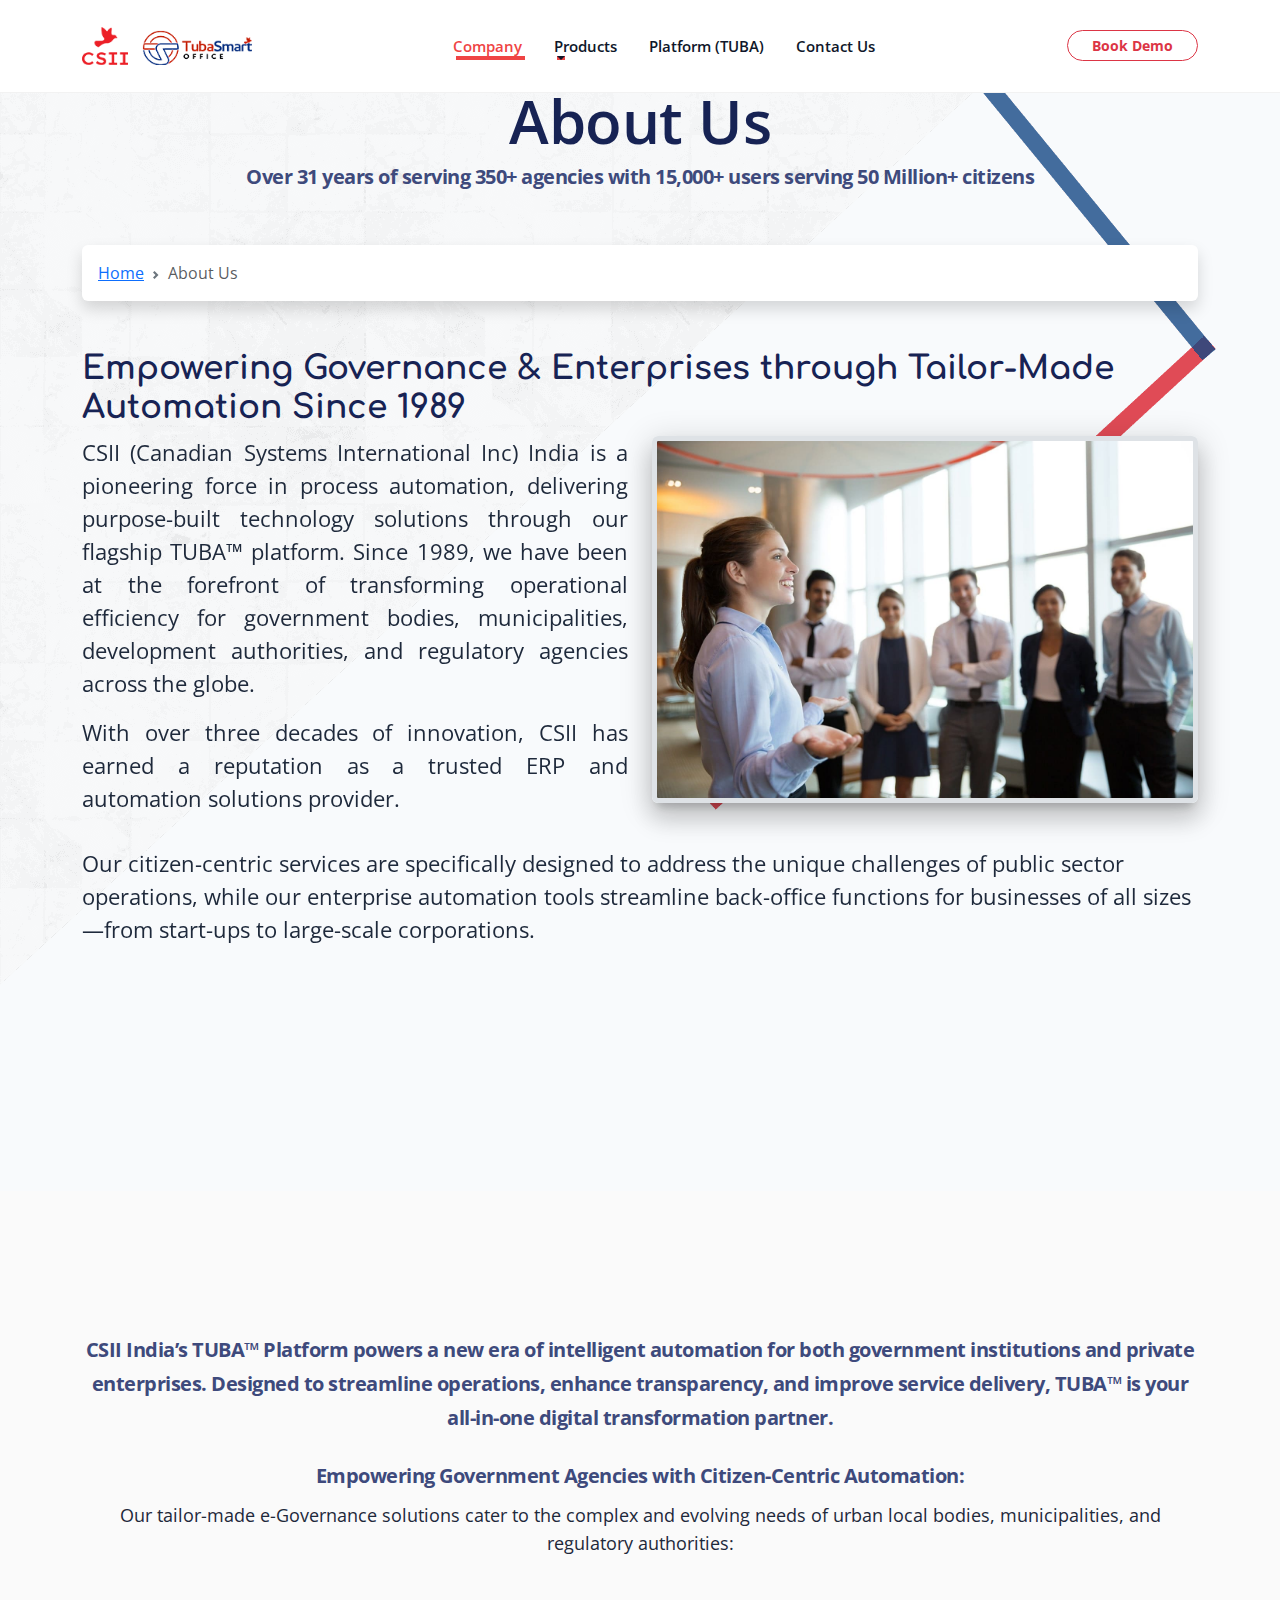
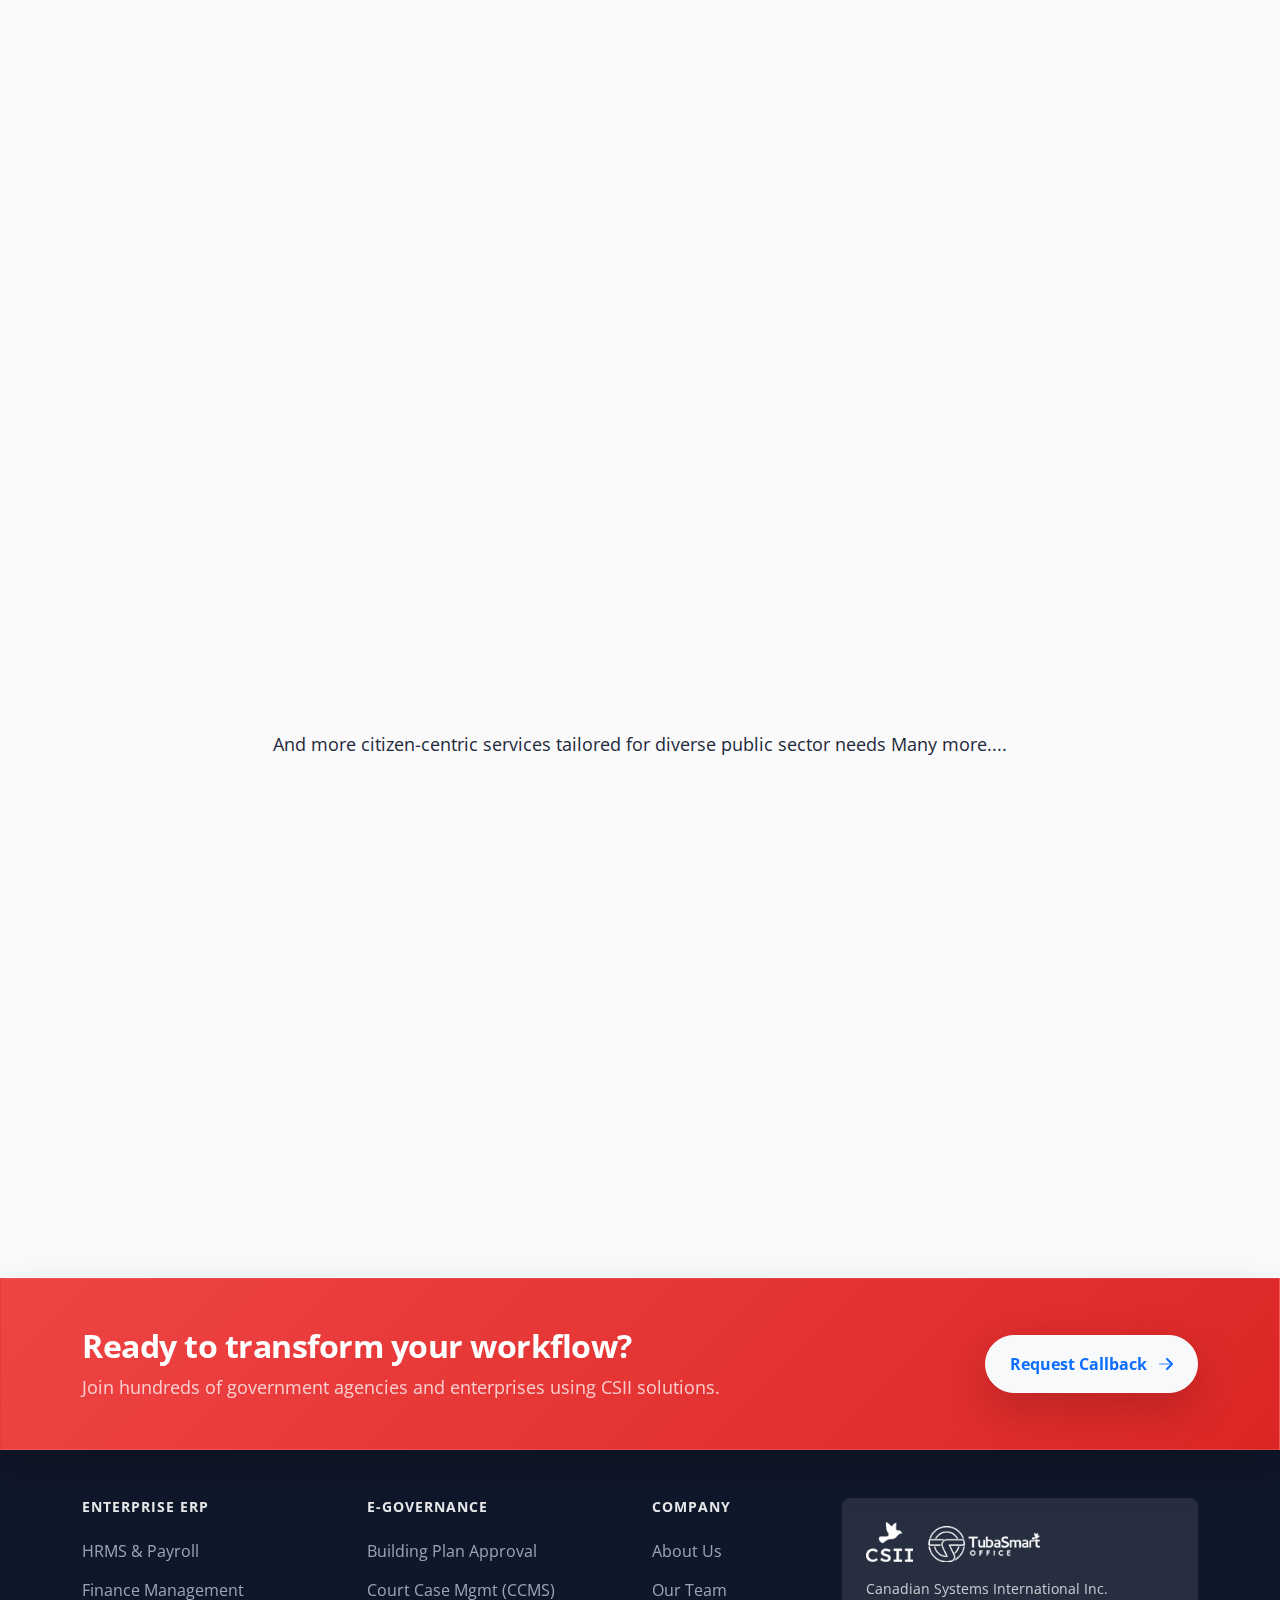
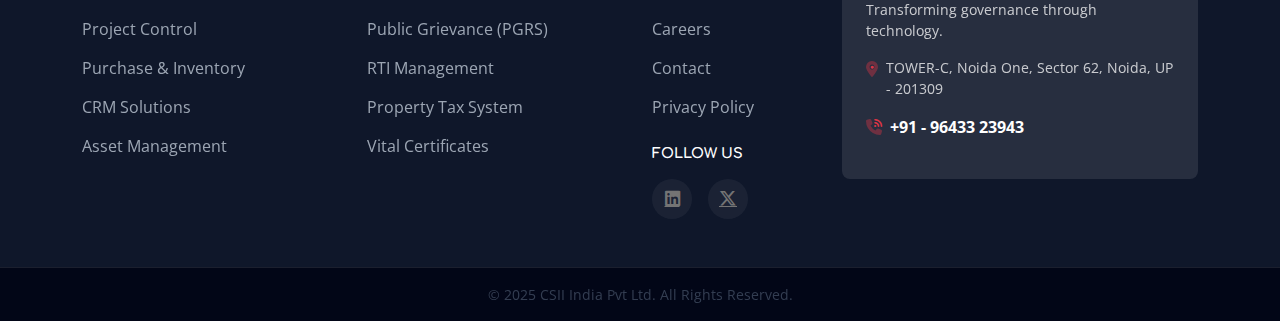
<file: about-us.html>
<!doctype html>
<html lang="en">
  <head>
    <!-- Google tag (gtag.js) -->
    <script async src="https://www.googletagmanager.com/gtag/js?id=G-VN6RC8JM6C"></script>
    <script>
      window.dataLayer = window.dataLayer || [];
      function gtag(){dataLayer.push(arguments);}
      gtag('js', new Date());

      gtag('config', 'G-VN6RC8JM6C');
    </script>
    
    <!-- Required meta tags -->
    <meta charset="utf-8">
    <meta http-equiv="X-UA-Compatible" content="IE=edge">
    <meta name="viewport" content="width=device-width, initial-scale=1">
    
    <link rel="shortcut icon" href="images/favicon/favicon.ico" type="image/x-icon">
  
    <title>CSII INDIA | Canadian Systems International Inc India | Customized ERP, IT Services , Payroll Solutions | ERP Software Development Company</title>
    <meta name="author" content="CSII INDIA - www.csii.in">

    <meta name="description" content="CSII stands for Canadian Systems International INC. Zero Code Lead to Zero defect, CSII India provides hundreds of governments projects with TUBA Platform, Our industry-leading govtech platform, to help them deliver outstanding services to citizens, increase revenue, optimize their mobile workforce, and build smart communities." />	
    
    <link rel="canonical" href="https://csii.in/" />
    <meta property="og:locale" content="en_US" />
    <meta property="og:type" content="website" />
    <meta property="og:title" content="CSII INDIA | Canadian Systems International Inc India" />
    <meta property="og:description" content="CSII India Pvt. Ltd. provides hundreds of governments projects with TUBA Platform, Our industry-leading govtech platform, to help them deliver outstanding services to citizens, increase revenue, optimize their mobile workforce, and build smart communities." />
    <meta property="og:url" content="https://csii.in/" />
    <meta property="og:site_name" content="CSII INDIA | Canadian Systems International Inc India" />

    <meta name="keywords" content="CSII INDIA: Canadian Systems International Inc India, canadian systems international inc, csii, csi, csi full form, zero code leads to zero defect, csi software, about csii, About CSII, CSII, csii india, csii india pvt. ltd., tuba, total universal business automation, business automation, enterprise platform, smarter government, process automation, canadian systems international inc india, web services, it Company, web design company, java development, angular development, software company noida, software company delhi, software company india,  it company noida, it company delhi, it company india, software company, IT company, csii india, custom software development company, it company in canada, mobile solution, app development csii news, tuba development, csii india pvt ltd, automation, automation testing tools, industrial automation, tubemate, tuba tuba, tuba images, tuba meaning, tuba platform, tuba sound, csii tuba, tuba backend, web design, web developer, web services tutorial, website services, w3schools web services, w3schools, HTML, CSS, JavaScript, DOM, jQuery,PHP, SQL, XML, Python, Bootstrap, Web, W3CSS, W3C, tutorials, programming, development, training, learning, quiz, primer, lessons, reference, examples, source code,  demos, tips, w3c, canadian company, best web design company, best web development company, mnc company, mnc, mnc company india, mnc company canada, business solution, digital solution, government web services, indian government, Best Cloud ERP Software, ERP software company, ERP software company in India, ERP companies in India, ERP software for manufacturing, ERP system software, ERP system, ERP software systems, ERP accounting software, ERP software in India, best ERP software in India, ERP software solutions, Enterprise resource planning software, mnc company, hrms, finance, fms, file management erp, plms, pims, gst, api, real estate app, mobile app">
    <meta name="rights" content="." />
    <meta property="og:description" content="TUBA - Permitting and Compliance, Licensing and Freedom of Information Platform Leader for Government and Regulatory Agencies of all sizes."/>
    
    <meta name="twitter:card" content="summary" />  
    <meta name="twitter:title" content="Digital Transformation Services, Enterprise Application, Permitting and Compliance, Licensing and Freedom of Information Platform Leader for Government and Regulatory Agencies of all sizes - CSII INDIA" />
    <meta name="twitter:description" content="CSII INDIA delivers Permitting and Compliance, Licensing and Freedom of Information Platform Leader for Government and Regulatory Agencies of all sizes. Contact us now" />
    <meta name="twitter:site" content="@csiiIndiaPvtLtd" />
    <meta name="twitter:image" content="https://csii.in/" />
    <meta name="twitter:creator" content="@csiiIndiaPvtLtd" />
    <link rel="shortlink" href="https://csii.in/" />

    <!-- fonts css -->
    <link rel="preconnect" href="https://fonts.googleapis.com">
    <link rel="preconnect" href="https://fonts.gstatic.com" crossorigin>
    <link href="https://fonts.googleapis.com/css2?family=Comfortaa:wght@300..700&family=Open+Sans:ital,wght@0,300..800;1,300..800&display=swap" rel="stylesheet">

        
   
    <link rel="stylesheet" href="font-awesome-6.6.0-pro/all.css"> <!-- Font Awesome Free 6.2.1 pro -->
        
    <!-- effect CSS -->
    <link rel="stylesheet" href="css/aos.css">  <!-- on scroll animation-->
    <link rel="stylesheet" href="css/animate.css">  <!-- Animate css-->
    <link rel="stylesheet" href="css/hover-min.css"> <!-- hover Animation -->
    
    <!-- stylesheet -->
    <link rel="stylesheet" href="css/material-color.css">
    <link rel="stylesheet" href="css/bootstrap.min.css">
    <link rel="stylesheet" href="css/style_csii.css"> <!-- Custom Design css -->
   
    <script src="js/jquery-3.6.3.min.js" type="text/javascript"></script>
    
    <script src="js/header.js" type="text/javascript" defer></script>
    <script src="js/footer.js" type="text/javascript" defer></script>
  </head>
  <body>    
    <div class="bg-top">
    <header-js></header-js>      
    
    <div class="container">
      <div class="banner-heading text-center mt-85 pb-5">
        <h1 class="heading-1">About Us</h1>
        <h5 class="sub-heading-color fw-bold">Over 31 years of serving 350+ agencies with 15,000+ users serving 50 Million+ citizens</h5>
      </div>
      <div class="shadow flex justify-center p-3 white rounded-2">
        <nav style="--bs-breadcrumb-divider: url(&#34;data:image/svg+xml,%3Csvg xmlns='http://www.w3.org/2000/svg' width='8' height='8'%3E%3Cpath d='M2.5 0L1 1.5 3.5 4 1 6.5 2.5 8l4-4-4-4z' fill='%236c757d'/%3E%3C/svg%3E&#34;);" aria-label="breadcrumb">
          <ol class="breadcrumb mb-0">
            <li class="breadcrumb-item"><a href="index.html">Home</a></li>
            <li class="breadcrumb-item active" aria-current="page">About Us</li>
          </ol>
        </nav>
      </div>
    </div>

    <section class="mt-5">
      <div class="container">
        <h6 class="heading-3 text-start fw-bold">Empowering Governance & Enterprises through Tailor-Made Automation Since 1989 </h6>

        <div class="row">        
          <div class="col-md-7 col-lg-6 text-justify mb-3" data-aos="fade-down-right" data-aos-duration="900">
            <p class="font-size-xxl">
              CSII (Canadian Systems International Inc) India is a pioneering force in process automation, delivering purpose-built
              technology solutions through our flagship TUBA™ platform. Since 1989, we have been at the forefront of transforming
              operational efficiency for government bodies, municipalities, development authorities, and regulatory agencies across
              the globe.
            </p>           
            <p class="font-size-xxl">
              With over three decades of innovation, CSII has earned a reputation as a trusted ERP and automation solutions
              provider.
            </p>
          </div>
          <div class="col-md-5 col-lg-6 mb-3" data-aos="fade-down-left" data-aos-duration="1000">
            <img src="images/female-executive-manager-team.jpg" alt="why csii" class="img-fluid border border-5 rounded shadow-16dp">
          </div>
        </div>

        <p class="font-size-xxl" data-aos="fade-up" data-aos-anchor-placement="top-bottom" data-aos-duration="900">          
          Our citizen-centric services are specifically designed to address the unique challenges of public sector operations,
          while our enterprise automation tools streamline back-office functions for businesses of all sizes—from start-ups to
          large-scale corporations.
        </p>
        <p class="font-size-xxl" data-aos="fade-up" data-aos-anchor-placement="top-bottom" data-aos-duration="1000">
          CSII offers deep industry insight, agile development, and unmatched customization to support end-to-end digital
          transformation. The TUBA™ platform seamlessly adapts to your evolving business needs, offering real-time insights,
          optimized workflows, and faster time-to-value.
        </p>
        <p class="font-size-xxl" data-aos="fade-up" data-aos-anchor-placement="top-bottom" data-aos-duration="1100">
          Whether you're a public organization seeking process transparency or a corporate enterprise striving for operational
          excellence, CSII India delivers the last-mile functionality that makes automation impactful.
        </p>
      </div>
    </section>

    <section class="grey lighten-5 py-5 my-5">
      <div class="container text-center">
        <h2 class="heading-2" data-aos="fade-up" data-aos-anchor-placement="top-bottom" data-aos-duration="800">
          Enterprise Platform for Smarter Governance & Business Automation
        </h2>

        <h5 class="sub-heading-color line-height-1-7" data-aos-anchor-placement="top-bottom" data-aos-duration="1000">
          CSII India’s TUBA™ Platform powers a new era of intelligent automation for both government institutions and private
          enterprises. Designed to streamline operations, enhance transparency, and improve service delivery, TUBA™ is your
          all-in-one digital transformation partner.
        </h5>
        <h5 class="sub-heading-color fw-bold line-height-1-7 mt-4" data-aos-anchor-placement="top-bottom" data-aos-duration="1000">
          Empowering Government Agencies with Citizen-Centric Automation:
        </h5>
        <p>
          Our tailor-made e-Governance solutions cater to the complex and evolving needs of urban local bodies, municipalities,
          and regulatory authorities:
        </p>

        <div class="row g-4 row-cols-2 row-cols-md-3 row-cols-lg-4 mt-3 mb-4 justify-content-md-center">
          <div class="col" data-aos="fade-up" data-aos-anchor-placement="top-bottom" data-aos-duration="800">
            <a href="building-plan-approval.html" class="link">
              <div class="line_tiles">
                <div class="item_content bg-gradientlight-8">
                  <span class=" mt-2 mb-3">
                    <img src="images/icons/house-plan.png" alt="icon" class="img-fluid" style="max-width: 60px;">
                  </span>
                  <span class="font-size-lg">Building Permit Approval System (BPAS) </span>
                  <small class="opacity-75 font-size-ssm">Auto-verification of CAD drawings, real-time compliance with building bylaws, digital signatures, and CSC/SWCS
                  integration for seamless EoDB. </small>
                </div>
              </div>
            </a>
          </div>
          <div class="col" data-aos="fade-up" data-aos-anchor-placement="top-bottom" data-aos-duration="900">
            <a href="ccms.html" class="link">
              <div class="line_tiles">
                <div class="item_content bg-gradientlight-8">
                  <span class=" mt-2 mb-3">
                    <img src="images/icons/court-case.png" alt="icon" class="img-fluid" style="max-width: 60px;">
                  </span>
                  <span class="font-size-lg">Court Case Management System </span>
                  <small class="opacity-75 font-size-ssm">Efficient case filing, hearing schedules, status tracking, automated notices, and digital archiving.</small>
                </div>
              </div>
            </a>
          </div>
          <div class="col" data-aos="fade-up" data-aos-anchor-placement="top-bottom" data-aos-duration="1000">
            <a href="unauthorized-construction.html" class="link">
              <div class="line_tiles">
                <div class="item_content bg-gradientlight-8">
                  <span class=" mt-2 mb-3">
                    <img src="images/icons/Unauthorized-Construction1.png" alt="icon" class="img-fluid" style="max-width: 60px;">
                  </span>
                  <span class="font-size-lg">Unauthorized Construction Management</span>
                  <small class="opacity-75 font-size-ssm">Intelligent tracking of violations, inspections, and enforcement actions.</small>
                </div>
              </div>
            </a>
          </div>
          <div class="col" data-aos="fade-up" data-aos-anchor-placement="top-bottom" data-aos-duration="1100">
            <a href="pgrs.html" class="link">
              <div class="line_tiles">
                <div class="item_content bg-gradientlight-8">
                  <span class=" mt-2 mb-3">
                    <img src="images/icons/approval1.png" alt="icon" class="img-fluid" style="max-width: 60px;">
                  </span>
                  <span class="font-size-lg">Public Grievance Redressal System</span>
                  <small class="opacity-75 font-size-ssm">SLA-driven workflows with real-time monitoring and role-based dashboards.</small>
                </div>
              </div>
            </a>
          </div>
          <div class="col" data-aos="fade-up" data-aos-anchor-placement="top-bottom" data-aos-duration="800">
            <a href="rti.html" class="link">
              <div class="line_tiles">
                <div class="item_content bg-gradientlight-8">
                  <span class=" mt-2 mb-3">
                    <img src="images/icons/protest.png" alt="icon" class="img-fluid" style="max-width: 60px;">
                  </span>
                  <span class="font-size-lg">RTI Management System</span>
                  <small class="opacity-75 font-size-ssm">Complete RTI lifecycle tracking—from filing to response dissemination.</small>
                </div>
              </div>
            </a>
          </div>
          <div class="col" data-aos="fade-up" data-aos-anchor-placement="top-bottom" data-aos-duration="900">
            <a href="approval-management.html" class="link">
              <div class="line_tiles">
                <div class="item_content bg-gradientlight-8">
                  <span class=" mt-2 mb-3">
                    <img src="images/icons/documents-attachment.png" alt="icon" class="img-fluid" style="max-width: 60px;">
                  </span>
                  <span class="font-size-lg">File & Daak Management System</span>
                  <small class="opacity-75 font-size-ssm">Digital movement and tracking of physical documents with full audit trails.</small>
                </div>
              </div>
            </a>
          </div>
          <div class="col" data-aos="fade-up" data-aos-anchor-placement="top-bottom" data-aos-duration="1000">
            <a href="govt-hrms-finance-management.html" class="link">
              <div class="line_tiles">
                <div class="item_content bg-gradientlight-8">
                  <span class=" mt-2 mb-3">
                    <img src="images/icons/employee.png" alt="icon" class="img-fluid" style="max-width: 60px;">
                  </span>
                  <span class="font-size-lg">HRMS for Urban Local Bodies </span>
                  <small class="opacity-75 font-size-ssm">Manage recruitment, payroll, attendance, pensions, and employee appraisals effortlessly.</small>
                </div>
              </div>
            </a>
          </div>
          <div class="col" data-aos="fade-up" data-aos-anchor-placement="top-bottom" data-aos-duration="1100">
            <a href="finance.html" class="link">
              <div class="line_tiles">
                <div class="item_content bg-gradientlight-8">
                  <span class=" mt-2 mb-3">
                    <img src="images/icons/budget.png" alt="icon" class="img-fluid" style="max-width: 60px;">
                  </span>
                  <span class="font-size-lg">Finance Management System</span>
                  <small class="opacity-75 font-size-ssm">Covers budgeting, accounting, audits, payments, and receivables</small>
                </div>
              </div>
            </a>
          </div>
          <div class="col" data-aos="fade-up" data-aos-anchor-placement="top-bottom" data-aos-duration="1200">
            <a href="property-tax-management.html" class="link">
              <div class="line_tiles">
                <div class="item_content bg-gradientlight-8">
                  <span class=" mt-2 mb-3">
                    <img src="images/icons/tax.png" alt="icon" class="img-fluid" style="max-width: 60px;">
                  </span>
                  <span class="font-size-lg">Property & Water Tax Management </span>
                  <small class="opacity-75 font-size-ssm">End-to-end automation of assessment, billing, and collections </small>
                </div>
              </div>
            </a>
          </div>
          <div class="col" data-aos="fade-up" data-aos-anchor-placement="top-bottom" data-aos-duration="800">
            <a href="talent-acquisition.html" class="link">
              <div class="line_tiles">
                <div class="item_content bg-gradientlight-8">
                  <span class=" mt-2 mb-3">
                    <img src="images/icons/hiring.png" alt="icon" class="img-fluid" style="max-width: 60px;">
                  </span>
                  <span class="font-size-lg">Skill Development & Trade License Management </span>
                  <small class="opacity-75 font-size-ssm">Comprehensive systems to handle citizen training and regulatory licenses.</small>
                </div>
              </div>
            </a>
          </div>
          
        </div>

        <p>And more citizen-centric services tailored for diverse public sector needs Many more.... </p>

      </div>
    </section>

    <div class="container text-center">
      <h5 class="heading-2" data-aos="fade-up" data-aos-anchor-placement="top-bottom" data-aos-duration="900">
        Smart Back-Office Automation for Private Enterprises:
      </h5>
      <h5 class="sub-heading-color line-height-1-7" data-aos="fade-up" data-aos-anchor-placement="top-bottom" data-aos-duration="1000">
        For businesses ranging from small-scale firms to large enterprises, TUBA™ offers scalable modules to simplify day-to-day
        operations:
      </h5>

      <div class="row my-3">
        <div class="col-sm-6 col-lg mb-3" data-aos="fade-up" data-aos-anchor-placement="top-bottom" data-aos-duration="800">
          <a href="hrms.html" class="link">
            <div class="card bg-gradientlight-1 boxshadow p-3 h-100 hvr-grow">
              <img src="images/icons/hrms-payroll.png" alt="icon" class="img-fluid mx-auto mb-2" style="max-width: 60px;">
              <p class="m-0">Human Resource Management System (HRMS)</p>
              <small class="opacity-75 font-size-ssm">From onboarding to payroll, appraisals to exit formalities—streamlined on one platform.</small>
            </div>
          </a>
        </div>
        <div class="col-sm-6 col-lg mb-3" data-aos="fade-up" data-aos-anchor-placement="top-bottom" data-aos-duration="900">
          <a href="finance.html" class="link">
            <div class="card bg-gradientlight-1 boxshadow p-3 h-100 hvr-grow">
              <img src="images/icons/finance.png" alt="icon" class="img-fluid mx-auto mb-2" style="max-width: 60px;">
              <p class="m-0">Finance & Accounting Management</p>
              <small class="opacity-75 font-size-ssm">Real-time financial control with built-in compliance and analytics.</small>
            </div>
          </a>
        </div>
        <div class="col-sm-6 col-lg mb-3" data-aos="fade-up" data-aos-anchor-placement="top-bottom" data-aos-duration="1000">
          <a href="project-mangement.html" class="link">
            <div class="card bg-gradientlight-1 boxshadow p-3 h-100 hvr-grow">
              <img src="images/icons/project-management.png" alt="icon" class="img-fluid mx-auto mb-2" style="max-width: 60px;">
              <p class="m-0">Project Accounting & Management </p>
              <small class="opacity-75 font-size-ssm">Budgeting, resource allocation, and milestone tracking simplified. </small>
            </div>
          </a> 
        </div>
        <div class="col-sm-6 col-lg mb-3" data-aos="fade-up" data-aos-anchor-placement="top-bottom" data-aos-duration="1100">
          <a href="task-management.html" class="link">
            <div class="card bg-gradientlight-1 boxshadow p-3 h-100 hvr-grow">
              <img src="images/icons/task-management.png" alt="icon" class="img-fluid mx-auto mb-2" style="max-width: 60px;">
              <p class="m-0">Task Management System </p>
              <small class="opacity-75 font-size-ssm">Drive productivity through collaborative, trackable workspaces.</small>
            </div>
          </a>
        </div>
        <div class="col-sm-6 col-lg mb-3" data-aos="fade-up" data-aos-anchor-placement="top-bottom" data-aos-duration="1200">
          <a href="tuba.html" class="link">
            <div class="card bg-gradientlight-1 boxshadow p-3 h-100 hvr-grow">
              <img src="images/icons/erp-software.png" alt="icon" class="img-fluid mx-auto mb-2" style="max-width: 60px;">
              <p class="m-0">End-to-End Back-Office Automation Tools</p>
              <small class="opacity-75 font-size-ssm">Designed to handle daily operational tasks with precision and agility.</small>
            </div>
          </a>
        </div>
      </div>

    </div>

    </div>
    <!-- bg-top END-->
      
     

      <footer-js></footer-js>
   
    
    <script src="js/bootstrap.bundle.min.js"></script>   
    <script src="js/aos.js"></script> <!--For on scroll Animation-->
    
    <script src="js/custom.js"></script> <!-- Custom JS -->
    
    
  </body>
</html>
</file>
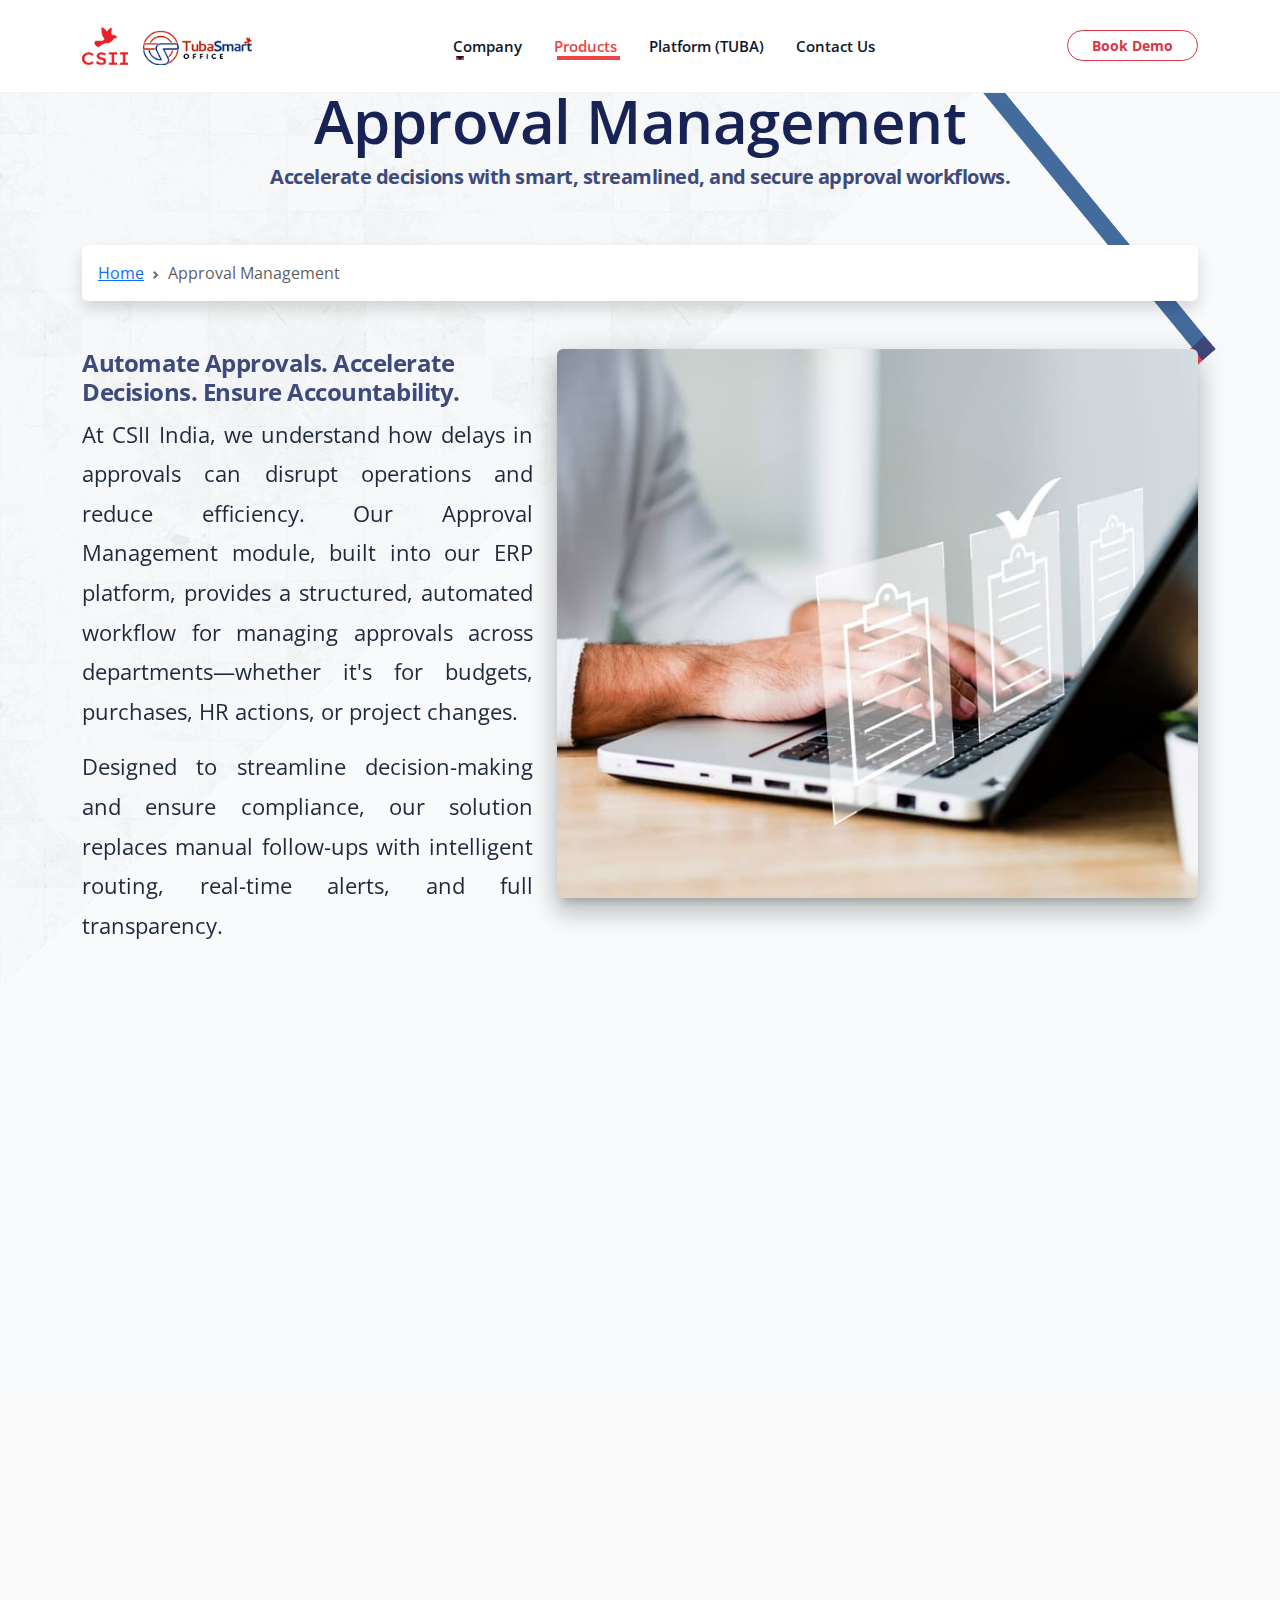
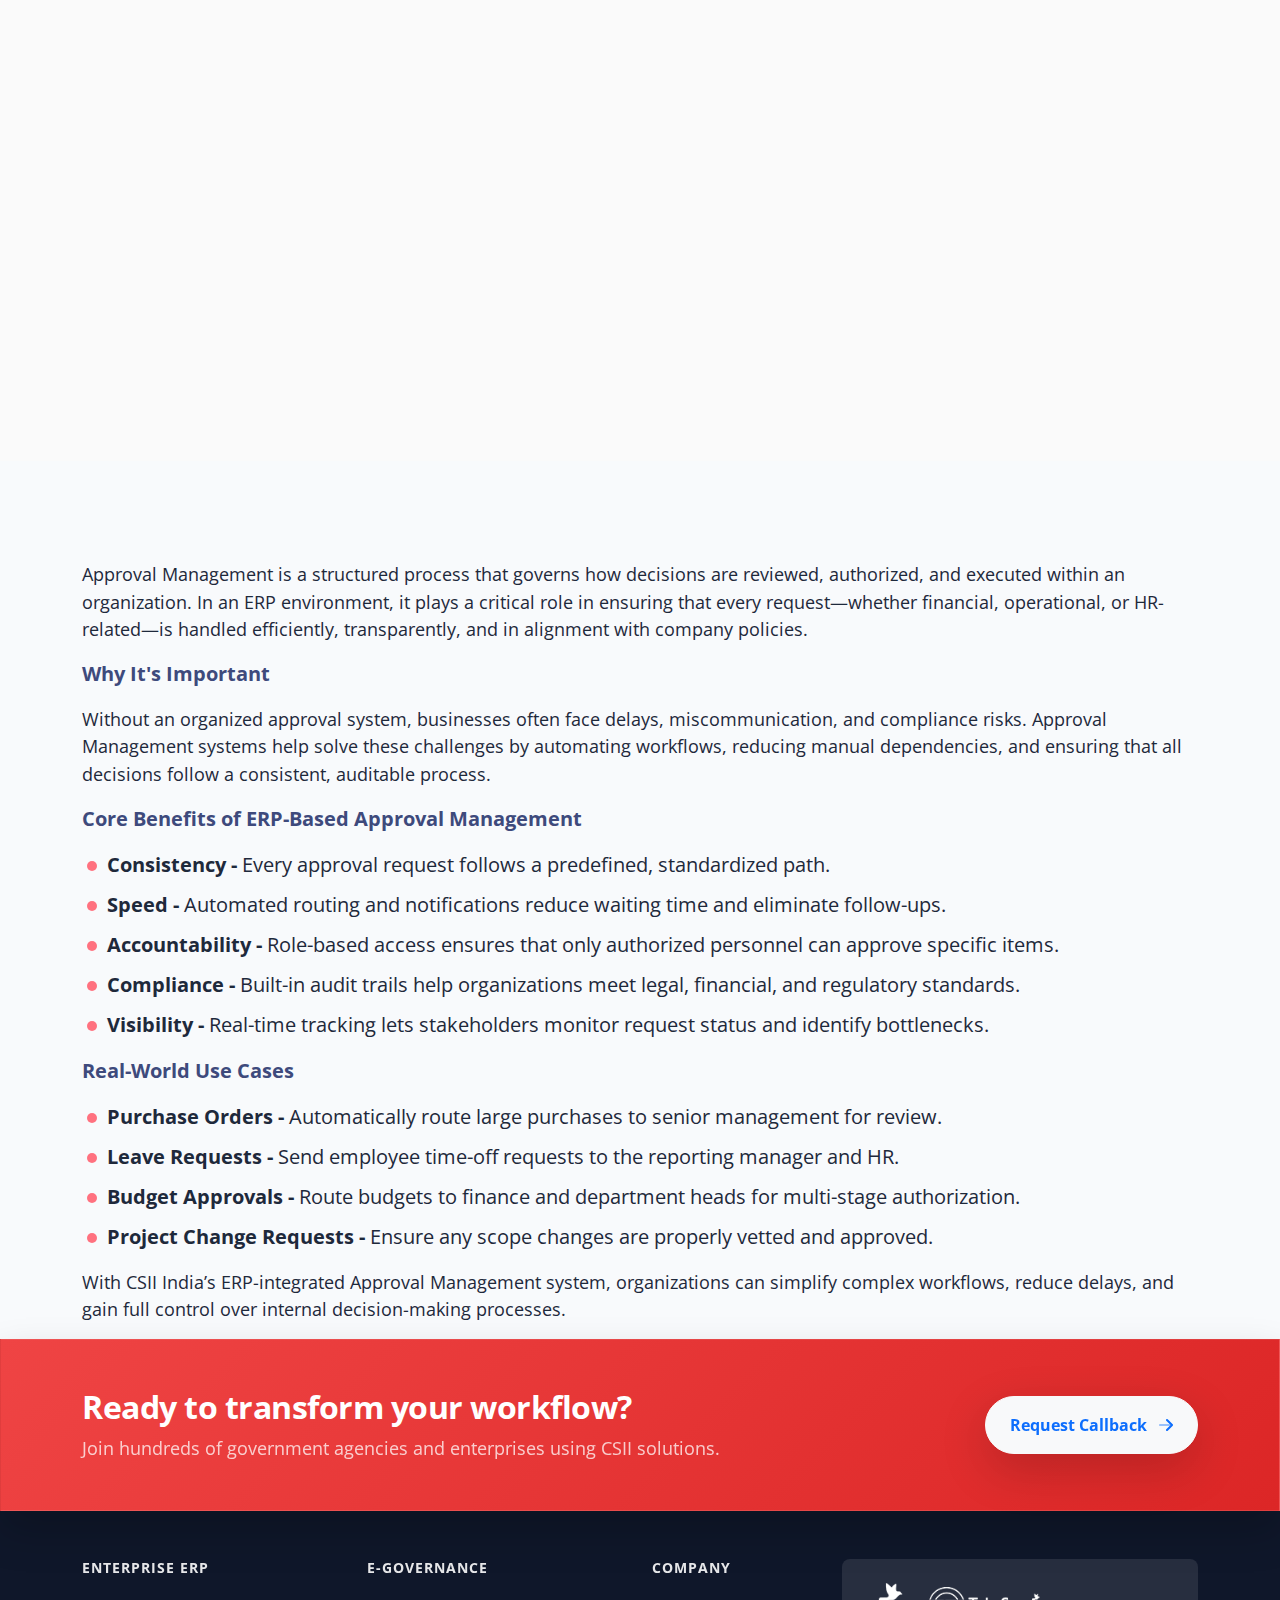
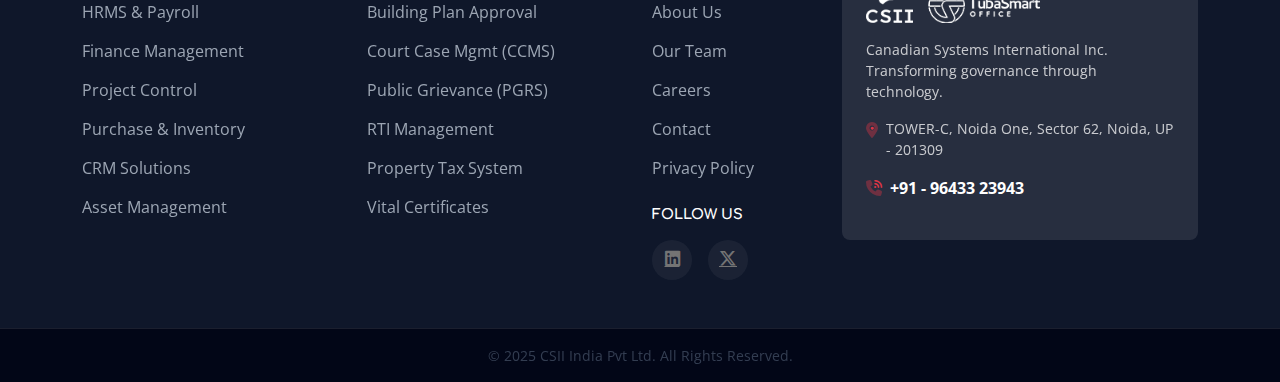
<file: approval-management.html>
<!doctype html>
<html lang="en">
  <head>
    <!-- Google tag (gtag.js) -->
    <script async src="https://www.googletagmanager.com/gtag/js?id=G-VN6RC8JM6C"></script>
    <script>
      window.dataLayer = window.dataLayer || [];
      function gtag(){dataLayer.push(arguments);}
      gtag('js', new Date());

      gtag('config', 'G-VN6RC8JM6C');
    </script>

    <!-- Required meta tags -->
    <meta charset="utf-8">
    <meta http-equiv="X-UA-Compatible" content="IE=edge">
    <meta name="viewport" content="width=device-width, initial-scale=1">
    
    <link rel="shortcut icon" href="images/favicon/favicon.ico" type="image/x-icon">
  
    <title>CSII INDIA | Canadian Systems International Inc India | Customized ERP, IT Services , Payroll Solutions | ERP Software Development Company</title>
    <meta name="author" content="CSII INDIA - www.csii.in">

    <meta name="description" content="CSII stands for Canadian Systems International INC. Zero Code Lead to Zero defect, CSII India provides hundreds of governments projects with TUBA Platform, Our industry-leading govtech platform, to help them deliver outstanding services to citizens, increase revenue, optimize their mobile workforce, and build smart communities." />	
    
    <link rel="canonical" href="https://csii.in/" />
    <meta property="og:locale" content="en_US" />
    <meta property="og:type" content="website" />
    <meta property="og:title" content="CSII INDIA | Canadian Systems International Inc India" />
    <meta property="og:description" content="CSII India Pvt. Ltd. provides hundreds of governments projects with TUBA Platform, Our industry-leading govtech platform, to help them deliver outstanding services to citizens, increase revenue, optimize their mobile workforce, and build smart communities." />
    <meta property="og:url" content="https://csii.in/" />
    <meta property="og:site_name" content="CSII INDIA | Canadian Systems International Inc India" />

    <meta name="keywords" content="CSII INDIA: Canadian Systems International Inc India, canadian systems international inc, csii, csi, csi full form, zero code leads to zero defect, csi software, about csii, About CSII, CSII, csii india, csii india pvt. ltd., tuba, total universal business automation, business automation, enterprise platform, smarter government, process automation, canadian systems international inc india, web services, it Company, web design company, java development, angular development, software company noida, software company delhi, software company india,  it company noida, it company delhi, it company india, software company, IT company, csii india, custom software development company, it company in canada, mobile solution, app development csii news, tuba development, csii india pvt ltd, automation, automation testing tools, industrial automation, tubemate, tuba tuba, tuba images, tuba meaning, tuba platform, tuba sound, csii tuba, tuba backend, web design, web developer, web services tutorial, website services, w3schools web services, w3schools, HTML, CSS, JavaScript, DOM, jQuery,PHP, SQL, XML, Python, Bootstrap, Web, W3CSS, W3C, tutorials, programming, development, training, learning, quiz, primer, lessons, reference, examples, source code,  demos, tips, w3c, canadian company, best web design company, best web development company, mnc company, mnc, mnc company india, mnc company canada, business solution, digital solution, government web services, indian government, Best Cloud ERP Software, ERP software company, ERP software company in India, ERP companies in India, ERP software for manufacturing, ERP system software, ERP system, ERP software systems, ERP accounting software, ERP software in India, best ERP software in India, ERP software solutions, Enterprise resource planning software, mnc company, hrms, finance, fms, file management erp, plms, pims, gst, api, real estate app, mobile app">
    <meta name="rights" content="." />
    <meta property="og:description" content="TUBA - Permitting and Compliance, Licensing and Freedom of Information Platform Leader for Government and Regulatory Agencies of all sizes."/>
    
    <meta name="twitter:card" content="summary" />  
    <meta name="twitter:title" content="Digital Transformation Services, Enterprise Application, Permitting and Compliance, Licensing and Freedom of Information Platform Leader for Government and Regulatory Agencies of all sizes - CSII INDIA" />
    <meta name="twitter:description" content="CSII INDIA delivers Permitting and Compliance, Licensing and Freedom of Information Platform Leader for Government and Regulatory Agencies of all sizes. Contact us now" />
    <meta name="twitter:site" content="@csiiIndiaPvtLtd" />
    <meta name="twitter:image" content="https://csii.in/" />
    <meta name="twitter:creator" content="@csiiIndiaPvtLtd" />
    <link rel="shortlink" href="https://csii.in/" />

    <!-- fonts css -->
    <link rel="preconnect" href="https://fonts.googleapis.com">
    <link rel="preconnect" href="https://fonts.gstatic.com" crossorigin>
    <link href="https://fonts.googleapis.com/css2?family=Comfortaa:wght@300..700&family=Open+Sans:ital,wght@0,300..800;1,300..800&display=swap" rel="stylesheet">

        
   
    <link rel="stylesheet" href="font-awesome-6.6.0-pro/all.css"> <!-- Font Awesome Free 6.2.1 pro -->
        
    <!-- effect CSS -->
    <link rel="stylesheet" href="css/aos.css">  <!-- on scroll animation-->
    <link rel="stylesheet" href="css/animate.css">  <!-- Animate css-->
    <link rel="stylesheet" href="css/hover-min.css"> <!-- hover Animation -->    

    <!-- stylesheet -->
    <link rel="stylesheet" href="css/material-color.css">
    <link rel="stylesheet" href="css/bootstrap.min.css">
    <link rel="stylesheet" href="css/style_csii.css"> <!-- Custom Design css -->
    
    <script src="js/jquery-3.6.3.min.js" type="text/javascript"></script>
    
    <script src="js/header.js" type="text/javascript" defer></script>
    <script src="js/footer.js" type="text/javascript" defer></script>
  </head>
  <body>    
    <div class="bg-top">
      <header-js></header-js>      
    
      <div class="container">
        <div class="banner-heading text-center mt-85 pb-5">
          <h1 class="heading-1">Approval Management </h1>
          <h5 class="sub-heading-color fw-bold">Accelerate decisions with smart, streamlined, and secure approval workflows.</h5>
        </div>
        <div class="shadow flex justify-center p-3 white rounded-2">
          <nav style="--bs-breadcrumb-divider: url(&#34;data:image/svg+xml,%3Csvg xmlns='http://www.w3.org/2000/svg' width='8' height='8'%3E%3Cpath d='M2.5 0L1 1.5 3.5 4 1 6.5 2.5 8l4-4-4-4z' fill='%236c757d'/%3E%3C/svg%3E&#34;);" aria-label="breadcrumb">
            <ol class="breadcrumb mb-0">
              <li class="breadcrumb-item"><a href="index.html">Home</a></li>
              <li class="breadcrumb-item active" aria-current="page">Approval Management</li>
            </ol>
          </nav>
        </div>
      </div>

      <div class="container mt-5">
        <div class="row">
          <div class="col-md mb-4 line-height-1-8" data-aos="fade-down-right" data-aos-duration="900">
            <h4 class="sub-heading-color fw-bold">Automate Approvals. Accelerate Decisions. Ensure Accountability.</h4>
            <p class="font-size-xxl text-justify">
              At CSII India, we understand how delays in approvals can disrupt operations and reduce efficiency. Our Approval
              Management module, built into our ERP platform, provides a structured, automated workflow for managing approvals across
              departments—whether it's for budgets, purchases, HR actions, or project changes.
            </p>          
            <p class="font-size-xxl text-justify">
              Designed to streamline decision-making and ensure compliance, our solution replaces manual follow-ups with intelligent
              routing, real-time alerts, and full transparency.
            </p>          
            
          </div>
          <div class="col-md-7 mb-4" data-aos="fade-down-left" data-aos-duration="1200">
          <img src="images/approval-mgmt.jpg" alt="csii task Management" class="img-fluid rounded shadow-16dp">
          </div>
        </div>
        
        <div class="row">
          <div class="col-sm-6 mb-4">
            <h2 class="heading-2 mt-5" data-aos="fade-up" data-aos-anchor-placement="top-bottom" data-aos-duration="1200">Advantages </h2>

            <ul class="list-bullet"  data-aos="fade-up" data-aos-anchor-placement="top-bottom" data-aos-duration="1400">
              <li>Custom Approval Workflows </li>
              <li>Role-Based Access Control </li>
              <li>Real-Time Notifications & Reminders </li>
              <li>Audit Trails & History Logs </li>
              <li>Mobile & Email Approvals </li>
              <li>Dashboard & Reporting Tools </li>
            </ul>
          </div>
          <div class="col-sm-6 mb-4">
            <h2 class="heading-2 mt-5" data-aos="fade-up" data-aos-anchor-placement="top-bottom" data-aos-duration="1200">What Separates From Others </h2>

            <ul class="list-bullet"  data-aos="fade-up" data-aos-anchor-placement="top-bottom" data-aos-duration="1400">
              <li>Streamlined processes across departments </li>
              <li>Reduced manual intervention and paperwork </li>
              <li>Improved compliance and traceability </li>
              <li>Faster turnaround time for business-critical decisions </li>
              <li>Seamless integration with finance, HR, procurement, and project modules </li>
            </ul>
          </div>
        </div>

      </div>

      <section class="grey lighten-5 py-5 my-5">
        <div class="container text-center">
          <h2 class="heading-2" data-aos="fade-up" data-aos-anchor-placement="top-bottom" data-aos-duration="1200">Key Features & Functionalities </h2>

          <div class="row g-4 row-cols-2 row-cols-md-3 row-cols-lg-4 mt-3 mb-4 justify-content-md-center">
            <div class="col" data-aos="fade-up" data-aos-anchor-placement="top-bottom" data-aos-duration="800">
              <div class="line_tiles">
                <div class="item_content bg-gradientlight-8">
                  <span class=" mt-2 mb-3"><img src="images/icons/workflow2.png" alt="icon" class="img-fluid" style="max-width: 50px;"></span>
                  <span class="font-size-lg">Customizable Approval Workflows</span>
                  <small class="opacity-75 font-size-ssm">Design multi-level approval flows tailored to your organizational structure and processes.</small>
                </div>
              </div>
            </div>
            <div class="col" data-aos="fade-up" data-aos-anchor-placement="top-bottom" data-aos-duration="900">
              <div class="line_tiles">
                <div class="item_content bg-gradientlight-8">
                  <span class=" mt-2 mb-3"><img src="images/icons/task-checklist.png" alt="icon" class="img-fluid" style="max-width: 55px;" ></span>
                  <span class="font-size-lg">Role-Based Access & Permissions </span>
                  <small class="opacity-75 font-size-ssm">Control who can submit, approve, or escalate requests based on user roles.</small>
                </div>
              </div>
            </div>
            <div class="col" data-aos="fade-up" data-aos-anchor-placement="top-bottom" data-aos-duration="1000">
              <div class="line_tiles">
                <div class="item_content bg-gradientlight-8">
                  <span class=" mt-1 mb-2"><img src="images/icons/notification-alert.png" alt="icon" class="img-fluid" style="max-width: 60px;"></span>
                  <span class="font-size-lg">Real-Time Notifications & Alerts </span>
                  <small class="opacity-75 font-size-ssm">Automatically notify approvers and stakeholders of pending actions or status changes.</small>
                </div>
              </div>
            </div>            
            <div class="col" data-aos="fade-up" data-aos-anchor-placement="top-bottom" data-aos-duration="1100">
              <div class="line_tiles">
                <div class="item_content bg-gradientlight-8">
                  <span class=" mt-2 mb-2"><img src="images/icons/to-do-list.png" alt="icon" class="img-fluid" style="max-width: 50px;"></span>
                  <span class="font-size-lg">Audit Trail & Activity Logs</span>
                  <small class="opacity-75 font-size-ssm">Maintain a complete record of every action for compliance and transparency.</small>
                </div>
              </div>
            </div>
            <div class="col" data-aos="fade-up" data-aos-anchor-placement="top-bottom" data-aos-duration="800">
              <div class="line_tiles">
                <div class="item_content bg-gradientlight-8">
                  <span class=" mt-2 mb-3"><img src="images/icons/approval1.png" alt="icon" class="img-fluid" style="max-width: 60px;"></span>
                  <span class="font-size-lg">Mobile & Remote Approvals</span>
                  <small class="opacity-75 font-size-ssm">Approve or reject requests on the go via mobile or email interfaces.</small>
                </div>
              </div>
            </div>
            <div class="col" data-aos="fade-up" data-aos-anchor-placement="top-bottom" data-aos-duration="900">
              <div class="line_tiles">
                <div class="item_content bg-gradientlight-8">
                  <span class=" mt-2 mb-3"><img src="images/icons/customize-erp.png" alt="icon" class="img-fluid" style="max-width: 60px;"></span>
                  <span class="font-size-lg">Deadline & SLA Tracking</span>
                  <small class="opacity-75 font-size-ssm">Set response time limits and track delays to ensure timely decision-making.</small>
                </div>
              </div>
            </div>  
            <div class="col" data-aos="fade-up" data-aos-anchor-placement="top-bottom" data-aos-duration="900">
              <div class="line_tiles">
                <div class="item_content bg-gradientlight-8">
                  <span class=" mt-2 mb-3"><img src="images/icons/ai-technology.png" alt="icon" class="img-fluid"
                      style="max-width: 60px;"></span>
                  <span class="font-size-lg">Integration with Other Modules</span>
                  <small class="opacity-75 font-size-ssm">Seamlessly connect with HR, finance, procurement, or project systems.</small>
                </div>
              </div>
            </div>
            <div class="col" data-aos="fade-up" data-aos-anchor-placement="top-bottom" data-aos-duration="900">
              <div class="line_tiles">
                <div class="item_content bg-gradientlight-8">
                  <span class=" mt-2 mb-3"><img src="images/icons/dashboard.png" alt="icon" class="img-fluid"
                      style="max-width: 60px;"></span>
                  <span class="font-size-lg">Dashboard & Reporting Tools</span>
                  <small class="opacity-75 font-size-ssm">Monitor approval metrics, bottlenecks, and workflow efficiency with visual insights.</small>
                </div>
              </div>
            </div>

          </div>
        </div>
      </section>

      <div class="container">
        <h2 class="heading-2" data-aos="fade-right" data-aos-duration="500">Understanding Approval Management</h2>        

        <p>Approval Management is a structured process that governs how decisions are reviewed, authorized, and executed within an
        organization. In an ERP environment, it plays a critical role in ensuring that every request—whether financial,
        operational, or HR-related—is handled efficiently, transparently, and in alignment with company policies.</p>

        <p class="punch-line fw-bold">Why It's Important</p>

        <p>Without an organized approval system, businesses often face delays, miscommunication, and compliance risks. Approval
        Management systems help solve these challenges by automating workflows, reducing manual dependencies, and ensuring that
        all decisions follow a consistent, auditable process.</p>

        <p class="punch-line fw-bold">Core Benefits of ERP-Based Approval Management</p>
        <ul class="list-bullet">
          <li><strong>Consistency -</strong> Every approval request follows a predefined, standardized path.</li>
          <li><strong>Speed -</strong> Automated routing and notifications reduce waiting time and eliminate follow-ups.</li>
          <li><strong>Accountability -</strong> Role-based access ensures that only authorized personnel can approve specific items.</li>
          <li><strong>Compliance -</strong> Built-in audit trails help organizations meet legal, financial, and regulatory standards.</li>
          <li><strong>Visibility -</strong> Real-time tracking lets stakeholders monitor request status and identify bottlenecks.</li>
        </ul>
        
        <p class="punch-line fw-bold">Real-World Use Cases</p>
        <ul class="list-bullet">
          <li><strong>Purchase Orders -</strong> Automatically route large purchases to senior management for review.</li>
          <li><strong>Leave Requests -</strong> Send employee time-off requests to the reporting manager and HR.</li>
          <li><strong>Budget Approvals -</strong> Route budgets to finance and department heads for multi-stage authorization.</li>
          <li><strong>Project Change Requests -</strong> Ensure any scope changes are properly vetted and approved.</li>
        </ul>

        <p>With CSII India’s ERP-integrated Approval Management system, organizations can simplify complex workflows, reduce
        delays, and gain full control over internal decision-making processes.</p>

      </div>
    
    </div>

    <footer-js></footer-js>
   
    
    <script src="js/bootstrap.bundle.min.js"></script>   
    <script src="js/aos.js"></script> <!--For on scroll Animation-->
    
    <script src="js/custom.js"></script> <!-- Custom JS -->
    
       
  </body>
</html>
</file>
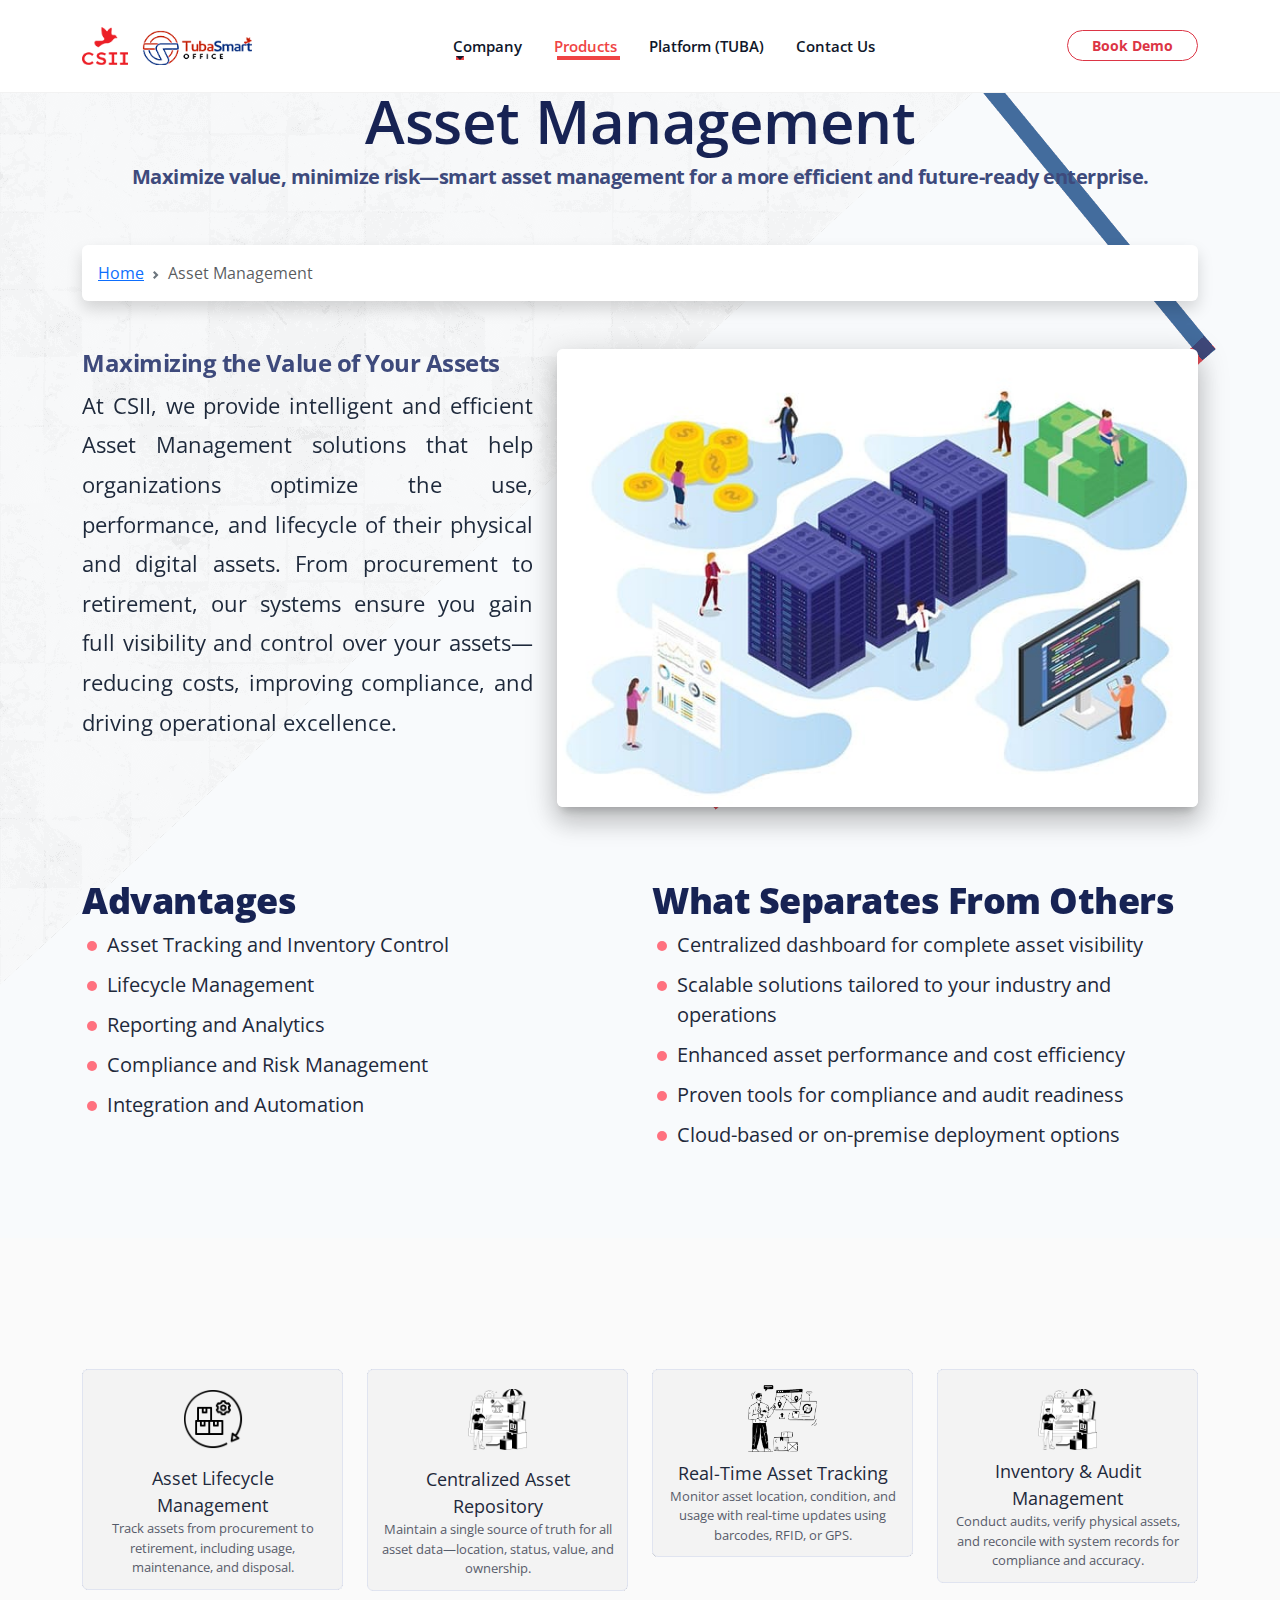
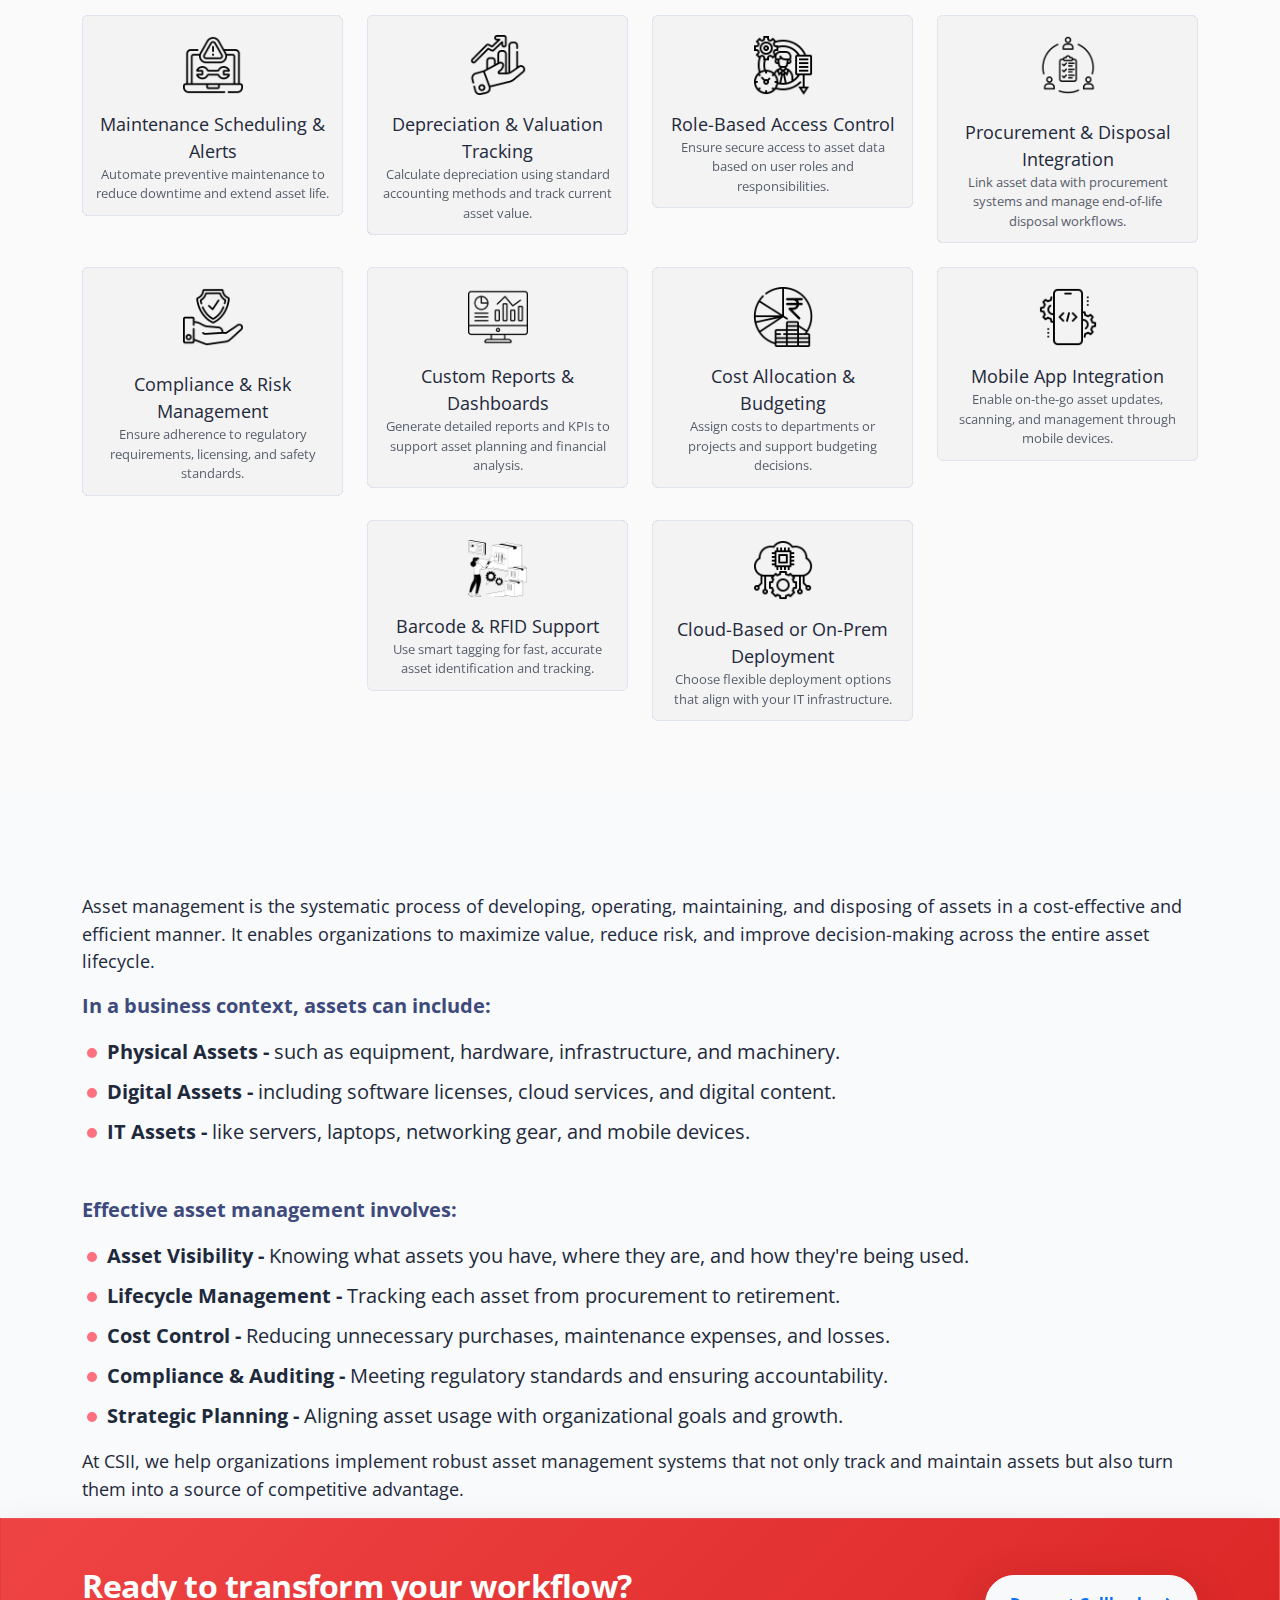
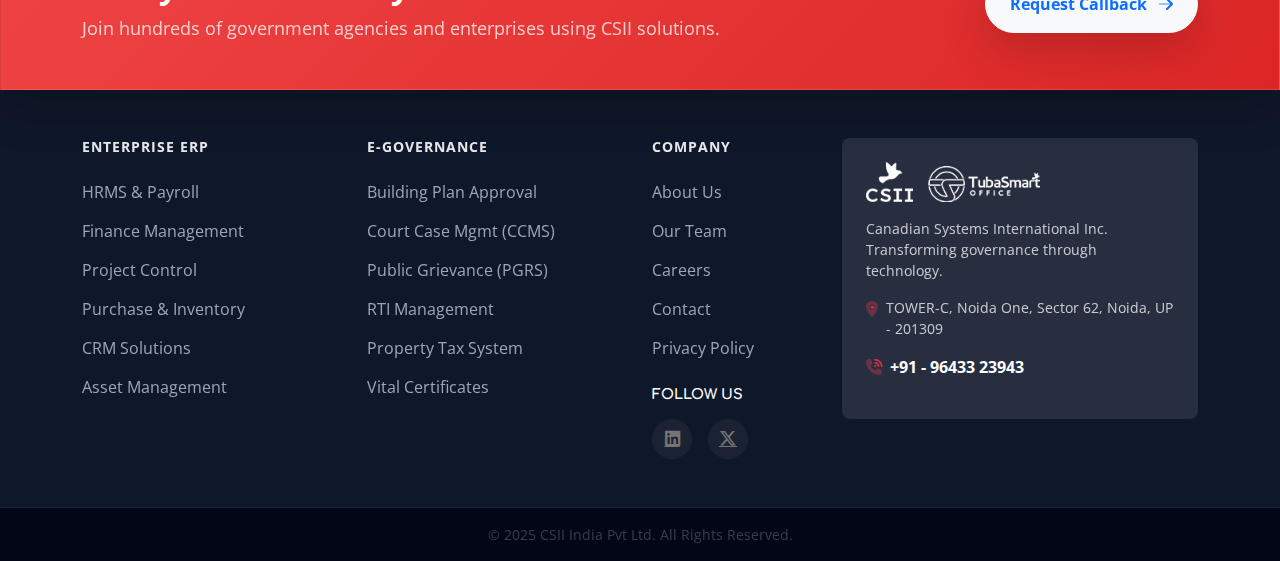
<file: asset-management.html>
<!doctype html>
<html lang="en">
  <head>
    <!-- Google tag (gtag.js) -->
    <script async src="https://www.googletagmanager.com/gtag/js?id=G-VN6RC8JM6C"></script>
    <script>
      window.dataLayer = window.dataLayer || [];
      function gtag(){dataLayer.push(arguments);}
      gtag('js', new Date());

      gtag('config', 'G-VN6RC8JM6C');
    </script>

    <!-- Required meta tags -->
    <meta charset="utf-8">
    <meta http-equiv="X-UA-Compatible" content="IE=edge">
    <meta name="viewport" content="width=device-width, initial-scale=1">
    
    <link rel="shortcut icon" href="images/favicon/favicon.ico" type="image/x-icon">
  
    <title>CSII INDIA | Canadian Systems International Inc India | Customized ERP, IT Services , Payroll Solutions | ERP Software Development Company</title>
    <meta name="author" content="CSII INDIA - www.csii.in">

    <meta name="description" content="CSII stands for Canadian Systems International INC. Zero Code Lead to Zero defect, CSII India provides hundreds of governments projects with TUBA Platform, Our industry-leading govtech platform, to help them deliver outstanding services to citizens, increase revenue, optimize their mobile workforce, and build smart communities." />	
    
    <link rel="canonical" href="https://csii.in/" />
    <meta property="og:locale" content="en_US" />
    <meta property="og:type" content="website" />
    <meta property="og:title" content="CSII INDIA | Canadian Systems International Inc India" />
    <meta property="og:description" content="CSII India Pvt. Ltd. provides hundreds of governments projects with TUBA Platform, Our industry-leading govtech platform, to help them deliver outstanding services to citizens, increase revenue, optimize their mobile workforce, and build smart communities." />
    <meta property="og:url" content="https://csii.in/" />
    <meta property="og:site_name" content="CSII INDIA | Canadian Systems International Inc India" />

    <meta name="keywords" content="CSII INDIA: Canadian Systems International Inc India, canadian systems international inc, csii, csi, csi full form, zero code leads to zero defect, csi software, about csii, About CSII, CSII, csii india, csii india pvt. ltd., tuba, total universal business automation, business automation, enterprise platform, smarter government, process automation, canadian systems international inc india, web services, it Company, web design company, java development, angular development, software company noida, software company delhi, software company india,  it company noida, it company delhi, it company india, software company, IT company, csii india, custom software development company, it company in canada, mobile solution, app development csii news, tuba development, csii india pvt ltd, automation, automation testing tools, industrial automation, tubemate, tuba tuba, tuba images, tuba meaning, tuba platform, tuba sound, csii tuba, tuba backend, web design, web developer, web services tutorial, website services, w3schools web services, w3schools, HTML, CSS, JavaScript, DOM, jQuery,PHP, SQL, XML, Python, Bootstrap, Web, W3CSS, W3C, tutorials, programming, development, training, learning, quiz, primer, lessons, reference, examples, source code,  demos, tips, w3c, canadian company, best web design company, best web development company, mnc company, mnc, mnc company india, mnc company canada, business solution, digital solution, government web services, indian government, Best Cloud ERP Software, ERP software company, ERP software company in India, ERP companies in India, ERP software for manufacturing, ERP system software, ERP system, ERP software systems, ERP accounting software, ERP software in India, best ERP software in India, ERP software solutions, Enterprise resource planning software, mnc company, hrms, finance, fms, file management erp, plms, pims, gst, api, real estate app, mobile app">
    <meta name="rights" content="." />
    <meta property="og:description" content="TUBA - Permitting and Compliance, Licensing and Freedom of Information Platform Leader for Government and Regulatory Agencies of all sizes."/>
    
    <meta name="twitter:card" content="summary" />  
    <meta name="twitter:title" content="Digital Transformation Services, Enterprise Application, Permitting and Compliance, Licensing and Freedom of Information Platform Leader for Government and Regulatory Agencies of all sizes - CSII INDIA" />
    <meta name="twitter:description" content="CSII INDIA delivers Permitting and Compliance, Licensing and Freedom of Information Platform Leader for Government and Regulatory Agencies of all sizes. Contact us now" />
    <meta name="twitter:site" content="@csiiIndiaPvtLtd" />
    <meta name="twitter:image" content="https://csii.in/" />
    <meta name="twitter:creator" content="@csiiIndiaPvtLtd" />
    <link rel="shortlink" href="https://csii.in/" />

    <!-- fonts css -->
    <link rel="preconnect" href="https://fonts.googleapis.com">
    <link rel="preconnect" href="https://fonts.gstatic.com" crossorigin>
    <link href="https://fonts.googleapis.com/css2?family=Comfortaa:wght@300..700&family=Open+Sans:ital,wght@0,300..800;1,300..800&display=swap" rel="stylesheet">

        
   
    <link rel="stylesheet" href="font-awesome-6.6.0-pro/all.css"> <!-- Font Awesome Free 6.2.1 pro -->
        
    <!-- effect CSS -->
    <link rel="stylesheet" href="css/aos.css">  <!-- on scroll animation-->
    <link rel="stylesheet" href="css/animate.css">  <!-- Animate css-->
    <link rel="stylesheet" href="css/hover-min.css"> <!-- hover Animation -->    

    <!-- stylesheet -->
    <link rel="stylesheet" href="css/material-color.css">
    <link rel="stylesheet" href="css/bootstrap.min.css">
    <link rel="stylesheet" href="css/style_csii.css"> <!-- Custom Design css -->
    
    <script src="js/jquery-3.6.3.min.js" type="text/javascript"></script>
    
    <script src="js/header.js" type="text/javascript" defer></script>
    <script src="js/footer.js" type="text/javascript" defer></script>
  </head>
  <body>    
    <div class="bg-top">
      <header-js></header-js>      
    
      <div class="container">
        <div class="banner-heading text-center mt-85 pb-5">
          <h1 class="heading-1">Asset Management </h1>
          <h5 class="sub-heading-color fw-bold">Maximize value, minimize risk—smart asset management for a more efficient and future-ready enterprise.</h5>
        </div>
        <div class="shadow flex justify-center p-3 white rounded-2">
          <nav style="--bs-breadcrumb-divider: url(&#34;data:image/svg+xml,%3Csvg xmlns='http://www.w3.org/2000/svg' width='8' height='8'%3E%3Cpath d='M2.5 0L1 1.5 3.5 4 1 6.5 2.5 8l4-4-4-4z' fill='%236c757d'/%3E%3C/svg%3E&#34;);" aria-label="breadcrumb">
            <ol class="breadcrumb mb-0">
              <li class="breadcrumb-item"><a href="index.html">Home</a></li>
              <li class="breadcrumb-item active" aria-current="page">Asset Management</li>
            </ol>
          </nav>
        </div>
      </div>

      <div class="container mt-5">
        <div class="row">
          <div class="col-md mb-4 line-height-1-8" data-aos="fade-down-right" data-aos-duration="900">
            <h4 class="sub-heading-color fw-bold">Maximizing the Value of Your Assets</h4>
            <p class="font-size-xxl text-justify">
              At CSII, we provide intelligent and efficient Asset Management solutions that help organizations optimize the use, performance, and lifecycle of their physical and digital assets. From procurement to retirement, our systems ensure you gain full visibility and control over your assets—reducing costs, improving compliance, and driving operational excellence.
            </p>          
          
          </div>
          <div class="col-md-7 mb-4" data-aos="fade-down-left" data-aos-duration="1200">
          <img src="images/assets-management.jpg" alt="csii assets management" class="img-fluid rounded shadow-16dp">
          </div>
        </div>
        
        <div class="row">
          <div class="col-sm-6 mb-4">
            <h2 class="heading-2 mt-5" data-aos="fade-up" data-aos-anchor-placement="top-bottom" data-aos-duration="1200">Advantages </h2>

            <ul class="list-bullet">
              <li>Asset Tracking and Inventory Control</li>
              <li>Lifecycle Management </li>
              <li>Reporting and Analytics </li>
              <li>Compliance and Risk Management </li>
              <li>Integration and Automation </li>
            </ul>
          </div>
          <div class="col-sm-6 mb-4">
            <h2 class="heading-2 mt-5" data-aos="fade-up" data-aos-anchor-placement="top-bottom" data-aos-duration="1200">What Separates From Others </h2>

            <ul class="list-bullet">
              <li>Centralized dashboard for complete asset visibility </li>
              <li>Scalable solutions tailored to your industry and operations </li>
              <li>Enhanced asset performance and cost efficiency </li>
              <li>Proven tools for compliance and audit readiness </li>
              <li>Cloud-based or on-premise deployment options </li>
            </ul>
          </div>
        </div>

        

      </div>

      <section class="grey lighten-5 py-5 my-5">
        <div class="container text-center">
          <h2 class="heading-2" data-aos="fade-up" data-aos-anchor-placement="top-bottom" data-aos-duration="1200">Key Features & Functionalities </h2>

          <div class="row g-4 row-cols-2 row-cols-md-3 row-cols-lg-4 mt-3 mb-4 justify-content-md-center">
            <div class="col">
              <div class="line_tiles">
                <div class="item_content bg-gradientlight-8">
                  <span class=" mt-2 mb-3"><img src="images/icons/inventory1.png" alt="icon" class="img-fluid" style="max-width: 60px;"></span>
                  <span class="font-size-lg">Asset Lifecycle Management </span>
                  <small class="opacity-75 font-size-ssm">Track assets from procurement to retirement, including usage, maintenance, and disposal. </small>
                </div>
              </div>
            </div>
            <div class="col">
              <div class="line_tiles">
                <div class="item_content bg-gradientlight-8">
                  <span class=" mt-2 mb-3"><img src="images/icons/order-items.png" alt="icon" class="img-fluid" style="max-width: 60px;" ></span>
                  <span class="font-size-lg">Centralized Asset Repository </span>
                  <small class="opacity-75 font-size-ssm">Maintain a single source of truth for all asset data—location, status, value, and ownership. </small>
                </div>
              </div>
            </div>
            <div class="col">
              <div class="line_tiles">
                <div class="item_content bg-gradientlight-8">
                  <span class=" mt-1 mb-2"><img src="images/icons/order-tracking.png" alt="icon" class="img-fluid" style="max-width: 70px;"></span>
                  <span class="font-size-lg">Real-Time Asset Tracking </span>
                  <small class="opacity-75 font-size-ssm">Monitor asset location, condition, and usage with real-time updates using barcodes, RFID, or GPS. </small>
                </div>
              </div>
            </div>            
            <div class="col">
              <div class="line_tiles">
                <div class="item_content bg-gradientlight-8">
                  <span class=" mt-2 mb-2"><img src="images/icons/order-items.png" alt="icon" class="img-fluid" style="max-width: 60px;"></span>
                  <span class="font-size-lg">Inventory & Audit Management </span>
                  <small class="opacity-75 font-size-ssm">Conduct audits, verify physical assets, and reconcile with system records for compliance and accuracy.</small>
                </div>
              </div>
            </div>
            <div class="col">
              <div class="line_tiles">
                <div class="item_content bg-gradientlight-8">
                  <span class=" mt-2 mb-3"><img src="images/icons/maintenance-alert.png" alt="icon" class="img-fluid" style="max-width: 60px;"></span>
                  <span class="font-size-lg">Maintenance Scheduling & Alerts </span>
                  <small class="opacity-75 font-size-ssm">Automate preventive maintenance to reduce downtime and extend asset life.</small>
                </div>
              </div>
            </div>
            <div class="col">
              <div class="line_tiles">
                <div class="item_content bg-gradientlight-8">
                  <span class=" mt-2 mb-3"><img src="images/icons/sales.png" alt="icon" class="img-fluid" style="max-width: 60px;"></span>
                  <span class="font-size-lg">Depreciation & Valuation Tracking</span>
                  <small class="opacity-75 font-size-ssm">Calculate depreciation using standard accounting methods and track current asset value. </small>
                </div>
              </div>
            </div>
            <div class="col">
              <div class="line_tiles">
                <div class="item_content bg-gradientlight-8">
                  <span class=" mt-2 mb-3"><img src="images/icons/flexible.png" alt="icon" class="img-fluid" style="max-width: 60px;"></span>
                  <span class="font-size-lg">Role-Based Access Control </span>
                  <small class="opacity-75 font-size-ssm">Ensure secure access to asset data based on user roles and responsibilities. </small>
                </div>
              </div>
            </div>
            <div class="col">
              <div class="line_tiles">
                <div class="item_content bg-gradientlight-8">
                  <span class=" mt-2 mb-4"><img src="images/icons/hiring.png" alt="icon" class="img-fluid" style="max-width: 60px;"></span>
                  <span class="font-size-lg">Procurement & Disposal Integration </span>
                  <small class="opacity-75 font-size-ssm">Link asset data with procurement systems and manage end-of-life disposal workflows. </small>
                </div>
              </div>
            </div>
            <div class="col">
              <div class="line_tiles">
                <div class="item_content bg-gradientlight-8">
                  <span class=" mt-2 mb-4"><img src="images/icons/shield.png" alt="icon" class="img-fluid" style="max-width: 60px;"></span>
                  <span class="font-size-lg">Compliance & Risk Management </span>
                  <small class="opacity-75 font-size-ssm">Ensure adherence to regulatory requirements, licensing, and safety standards. </small>
                </div>
              </div>
            </div>
            <div class="col">
              <div class="line_tiles">
                <div class="item_content bg-gradientlight-8">
                  <span class=" mt-2 mb-3"><img src="images/icons/dashboard.png" alt="icon" class="img-fluid" style="max-width: 60px;"></span>
                  <span class="font-size-lg">Custom Reports & Dashboards </span>
                  <small class="opacity-75 font-size-ssm">Generate detailed reports and KPIs to support asset planning and financial analysis. </small>
                </div>
              </div>
            </div>
            <div class="col">
              <div class="line_tiles">
                <div class="item_content bg-gradientlight-8">
                  <span class=" mt-2 mb-3"><img src="images/icons/budget.png" alt="icon" class="img-fluid" style="max-width: 60px;"></span>
                  <span class="font-size-lg">Cost Allocation & Budgeting </span>
                  <small class="opacity-75 font-size-ssm">Assign costs to departments or projects and support budgeting decisions. </small>
                </div>
              </div>
            </div>
            <div class="col">
              <div class="line_tiles">
                <div class="item_content bg-gradientlight-8">
                  <span class=" mt-2 mb-3"><img src="images/icons/mobileapp.png" alt="icon" class="img-fluid" style="max-width: 60px;"></span>
                  <span class="font-size-lg">Mobile App Integration</span>
                  <small class="opacity-75 font-size-ssm">Enable on-the-go asset updates, scanning, and management through mobile devices. </small>
                </div>
              </div>
            </div>
            <div class="col">
              <div class="line_tiles">
                <div class="item_content bg-gradientlight-8">
                  <span class=" mt-2 mb-3"><img src="images/icons/order-scan.png" alt="icon" class="img-fluid" style="max-width: 60px;"></span>
                  <span class="font-size-lg">Barcode & RFID Support</span>
                  <small class="opacity-75 font-size-ssm">Use smart tagging for fast, accurate asset identification and tracking.</small>
                </div>
              </div>
            </div>
            <div class="col">
              <div class="line_tiles">
                <div class="item_content bg-gradientlight-8">
                  <span class=" mt-2 mb-3"><img src="images/icons/api.png" alt="icon" class="img-fluid" style="max-width: 60px;"></span>
                  <span class="font-size-lg">Cloud-Based or On-Prem Deployment</span>
                  <small class="opacity-75 font-size-ssm">Choose flexible deployment options that align with your IT infrastructure.</small>
                </div>
              </div>
            </div>
            
          </div>
        </div>
      </section>

      <div class="container">
        <h2 class="heading-2" data-aos="fade-right" data-aos-duration="500">Understanding Asset Management</h2>        

        <p>Asset management is the systematic process of developing, operating, maintaining, and disposing of assets in a cost-effective and efficient manner. It enables organizations to maximize value, reduce risk, and improve decision-making across the entire asset lifecycle.</p>

        <p class="punch-line fw-bold">In a business context, assets can include: </p>

        <ul class="list-bullet">
          <li><strong>Physical Assets -</strong> such as equipment, hardware, infrastructure, and machinery.</li>
          <li><strong>Digital Assets -</strong> including software licenses, cloud services, and digital content.</li>
          <li><strong>IT Assets -</strong> like servers, laptops, networking gear, and mobile devices.</li>
        </ul>

        <p class="punch-line fw-bold mt-5">Effective asset management involves: </p>

        <ul class="list-bullet">
          <li><strong>Asset Visibility -</strong> Knowing what assets you have, where they are, and how they're being used.</li>
          <li><strong>Lifecycle Management -</strong> Tracking each asset from procurement to retirement.</li>
          <li><strong>Cost Control -</strong> Reducing unnecessary purchases, maintenance expenses, and losses.</li>
          <li><strong>Compliance & Auditing -</strong> Meeting regulatory standards and ensuring accountability.</li>
          <li><strong>Strategic Planning -</strong> Aligning asset usage with organizational goals and growth.</li>
        </ul>

        <p>At CSII, we help organizations implement robust asset management systems that not only track and maintain assets but
        also turn them into a source of competitive advantage.</p>

      </div>
    
    </div>

    <footer-js></footer-js>
   
    
    <script src="js/bootstrap.bundle.min.js"></script>   
    <script src="js/aos.js"></script> <!--For on scroll Animation-->
    
    <script src="js/custom.js"></script> <!-- Custom JS -->
    
       
  </body>
</html>
</file>
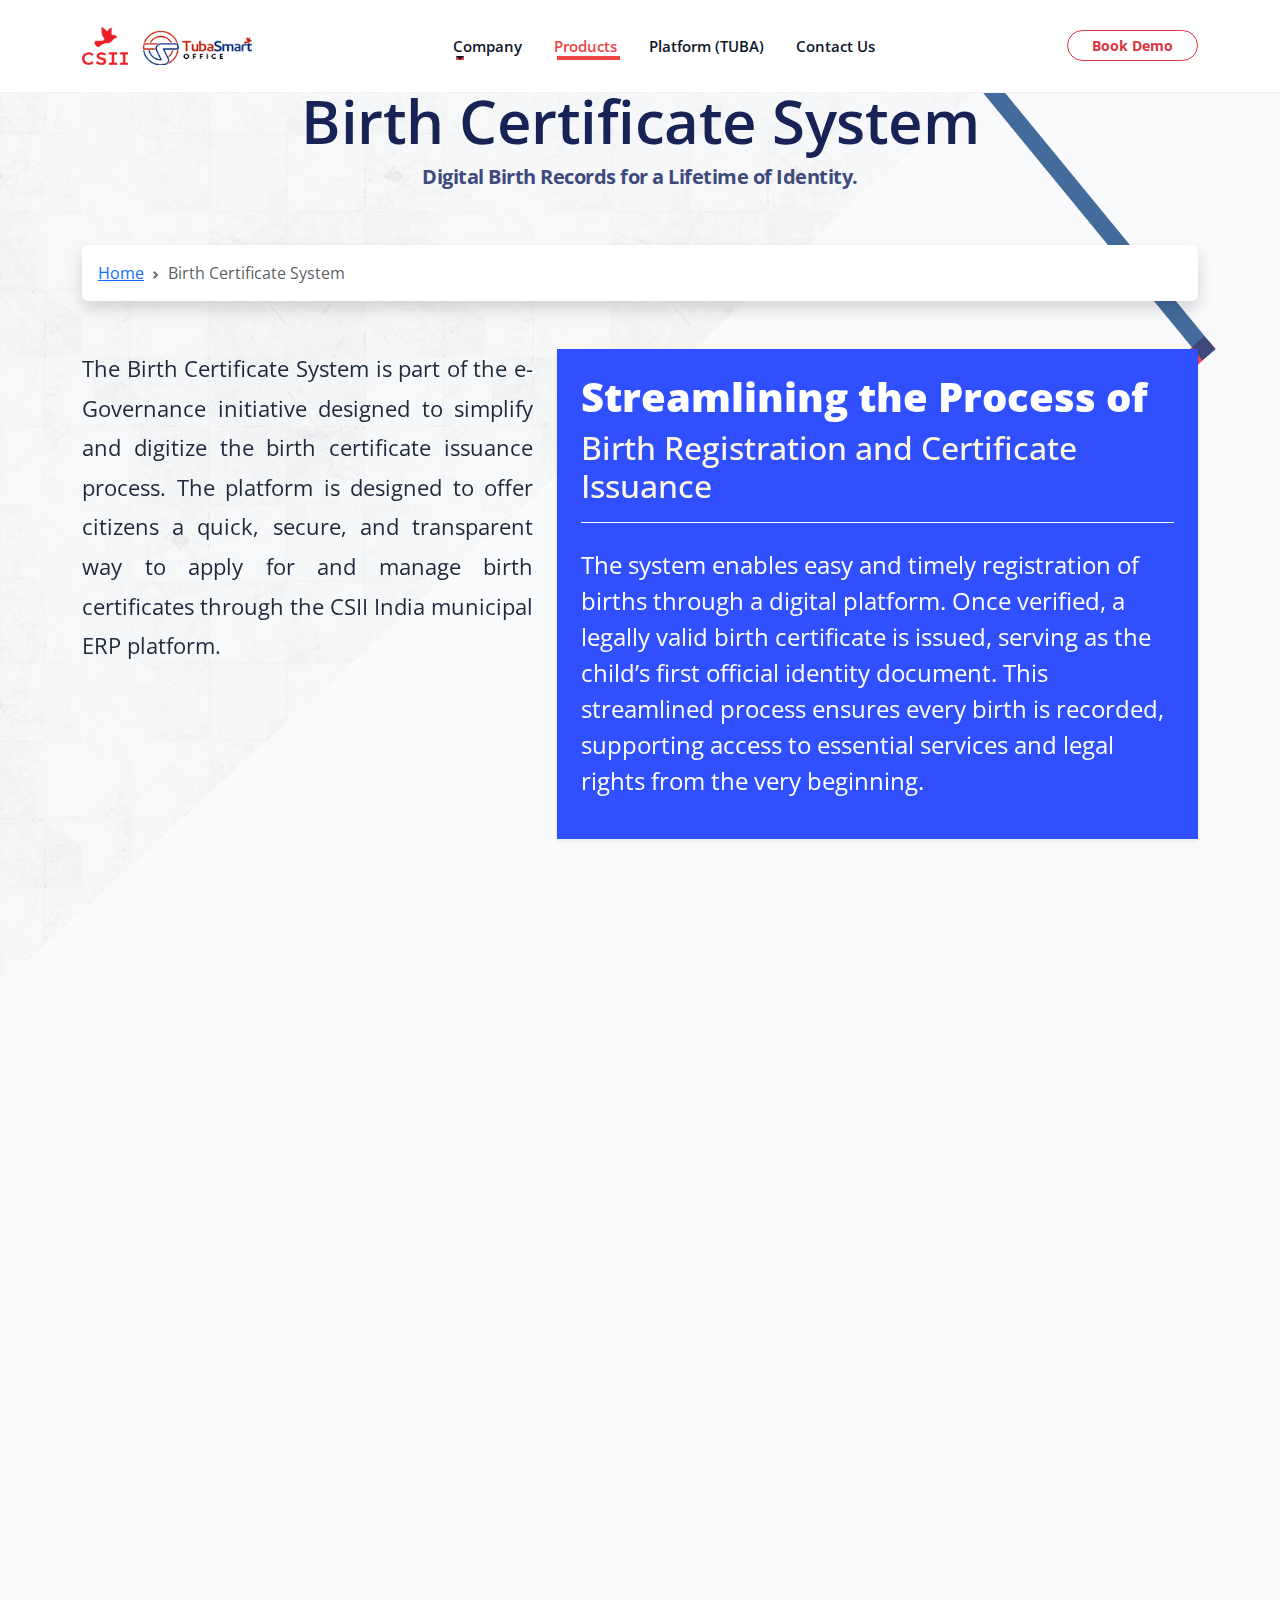
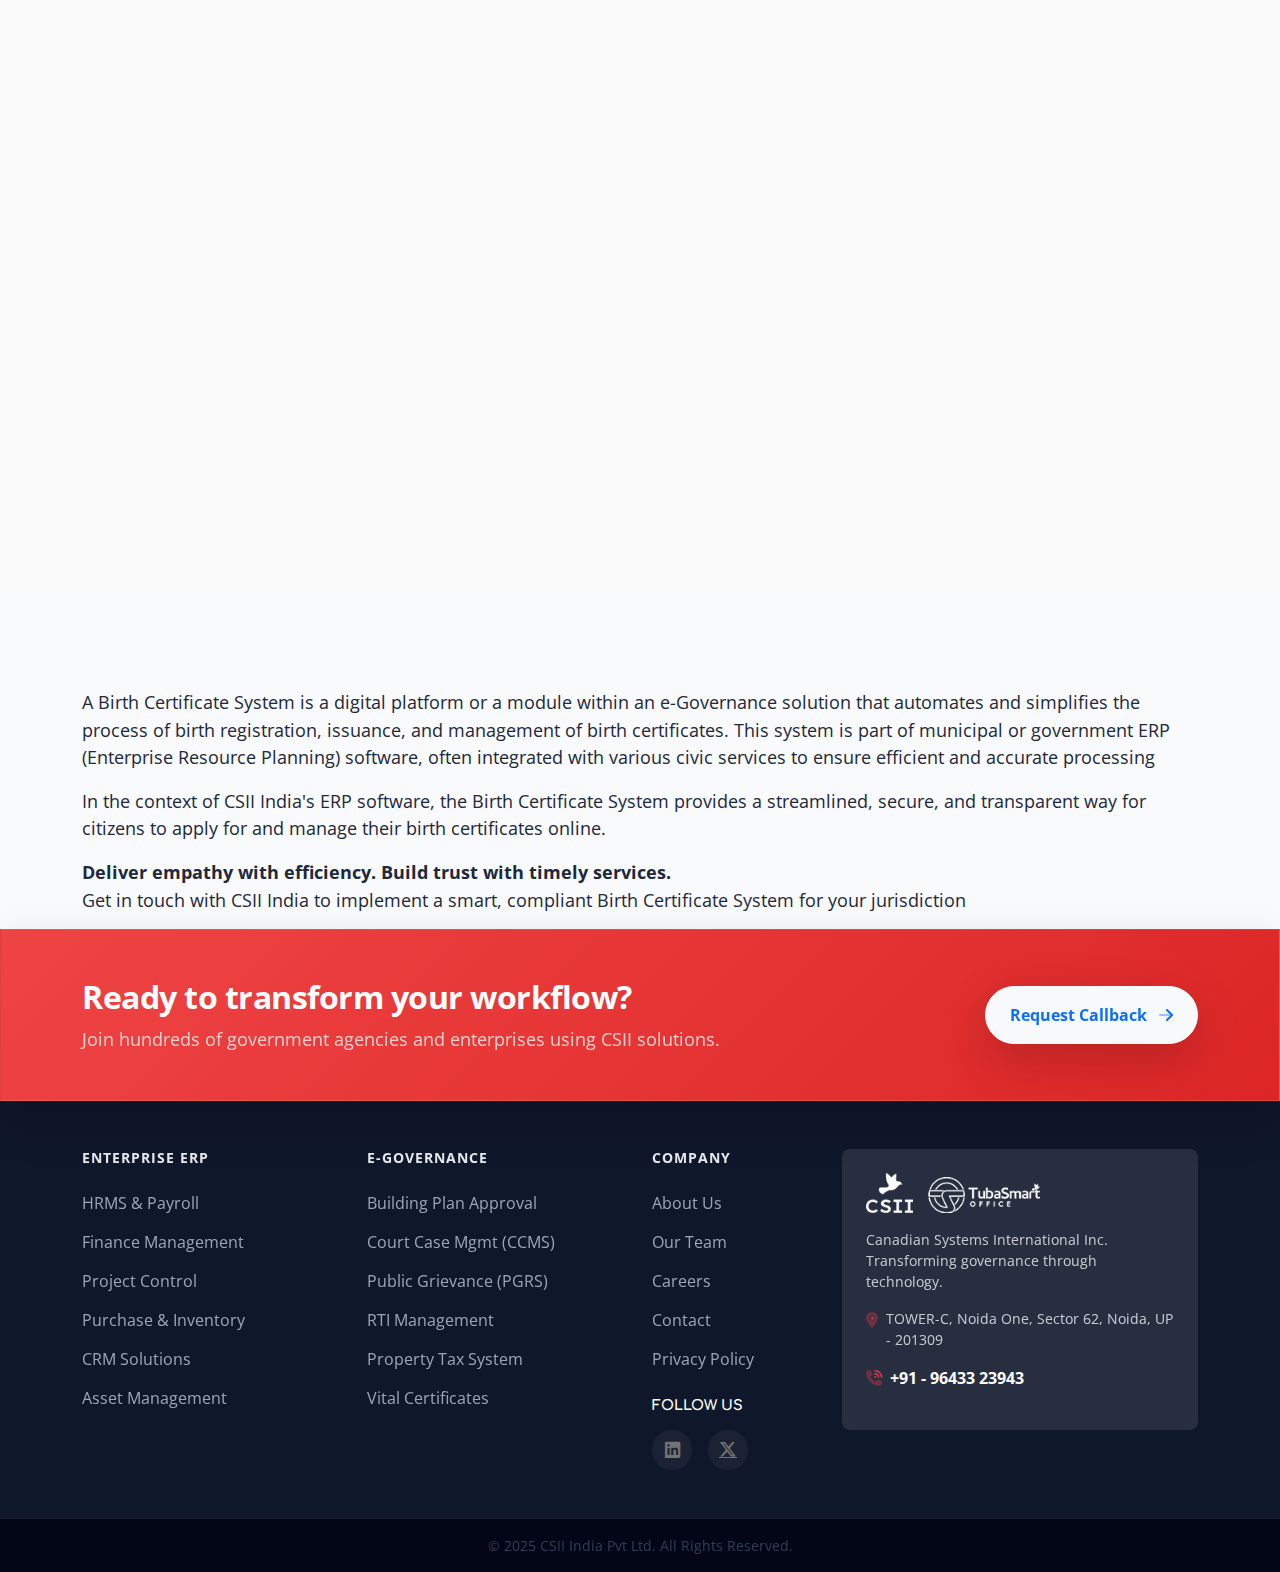
<file: birth-certificate-system.html>
<!doctype html>
<html lang="en">
  <head>
    <!-- Google tag (gtag.js) -->
    <script async src="https://www.googletagmanager.com/gtag/js?id=G-VN6RC8JM6C"></script>
    <script>
      window.dataLayer = window.dataLayer || [];
      function gtag(){dataLayer.push(arguments);}
      gtag('js', new Date());

      gtag('config', 'G-VN6RC8JM6C');
    </script>

    <!-- Required meta tags -->
    <meta charset="utf-8">
    <meta http-equiv="X-UA-Compatible" content="IE=edge">
    <meta name="viewport" content="width=device-width, initial-scale=1">
    
    <link rel="shortcut icon" href="images/favicon/favicon.ico" type="image/x-icon">
  
    <title>CSII INDIA | Canadian Systems International Inc India | Customized ERP, IT Services , Payroll Solutions | ERP Software Development Company</title>
    <meta name="author" content="CSII INDIA - www.csii.in">

    <meta name="description" content="CSII stands for Canadian Systems International INC. Zero Code Lead to Zero defect, CSII India provides hundreds of governments projects with TUBA Platform, Our industry-leading govtech platform, to help them deliver outstanding services to citizens, increase revenue, optimize their mobile workforce, and build smart communities." />	
    
    <link rel="canonical" href="https://csii.in/" />
    <meta property="og:locale" content="en_US" />
    <meta property="og:type" content="website" />
    <meta property="og:title" content="CSII INDIA | Canadian Systems International Inc India" />
    <meta property="og:description" content="CSII India Pvt. Ltd. provides hundreds of governments projects with TUBA Platform, Our industry-leading govtech platform, to help them deliver outstanding services to citizens, increase revenue, optimize their mobile workforce, and build smart communities." />
    <meta property="og:url" content="https://csii.in/" />
    <meta property="og:site_name" content="CSII INDIA | Canadian Systems International Inc India" />

    <meta name="keywords" content="CSII INDIA: Canadian Systems International Inc India, canadian systems international inc, csii, csi, csi full form, zero code leads to zero defect, csi software, about csii, About CSII, CSII, csii india, csii india pvt. ltd., tuba, total universal business automation, business automation, enterprise platform, smarter government, process automation, canadian systems international inc india, web services, it Company, web design company, java development, angular development, software company noida, software company delhi, software company india,  it company noida, it company delhi, it company india, software company, IT company, csii india, custom software development company, it company in canada, mobile solution, app development csii news, tuba development, csii india pvt ltd, automation, automation testing tools, industrial automation, tubemate, tuba tuba, tuba images, tuba meaning, tuba platform, tuba sound, csii tuba, tuba backend, web design, web developer, web services tutorial, website services, w3schools web services, w3schools, HTML, CSS, JavaScript, DOM, jQuery,PHP, SQL, XML, Python, Bootstrap, Web, W3CSS, W3C, tutorials, programming, development, training, learning, quiz, primer, lessons, reference, examples, source code,  demos, tips, w3c, canadian company, best web design company, best web development company, mnc company, mnc, mnc company india, mnc company canada, business solution, digital solution, government web services, indian government, Best Cloud ERP Software, ERP software company, ERP software company in India, ERP companies in India, ERP software for manufacturing, ERP system software, ERP system, ERP software systems, ERP accounting software, ERP software in India, best ERP software in India, ERP software solutions, Enterprise resource planning software, mnc company, hrms, finance, fms, file management erp, plms, pims, gst, api, real estate app, mobile app">
    <meta name="rights" content="." />
    <meta property="og:description" content="TUBA - Permitting and Compliance, Licensing and Freedom of Information Platform Leader for Government and Regulatory Agencies of all sizes."/>
    
    <meta name="twitter:card" content="summary" />  
    <meta name="twitter:title" content="Digital Transformation Services, Enterprise Application, Permitting and Compliance, Licensing and Freedom of Information Platform Leader for Government and Regulatory Agencies of all sizes - CSII INDIA" />
    <meta name="twitter:description" content="CSII INDIA delivers Permitting and Compliance, Licensing and Freedom of Information Platform Leader for Government and Regulatory Agencies of all sizes. Contact us now" />
    <meta name="twitter:site" content="@csiiIndiaPvtLtd" />
    <meta name="twitter:image" content="https://csii.in/" />
    <meta name="twitter:creator" content="@csiiIndiaPvtLtd" />
    <link rel="shortlink" href="https://csii.in/" />

    <!-- fonts css -->
    <link rel="preconnect" href="https://fonts.googleapis.com">
    <link rel="preconnect" href="https://fonts.gstatic.com" crossorigin>
    <link href="https://fonts.googleapis.com/css2?family=Comfortaa:wght@300..700&family=Open+Sans:ital,wght@0,300..800;1,300..800&display=swap" rel="stylesheet">

        
   
    <link rel="stylesheet" href="font-awesome-6.6.0-pro/all.css"> <!-- Font Awesome Free 6.2.1 pro -->
        
    <!-- effect CSS -->
    <link rel="stylesheet" href="css/aos.css">  <!-- on scroll animation-->
    <link rel="stylesheet" href="css/animate.css">  <!-- Animate css-->
    <link rel="stylesheet" href="css/hover-min.css"> <!-- hover Animation -->    

    <!-- stylesheet -->
    <link rel="stylesheet" href="css/material-color.css">
    <link rel="stylesheet" href="css/bootstrap.min.css">
    <link rel="stylesheet" href="css/style_csii.css"> <!-- Custom Design css -->
    
    <script src="js/jquery-3.6.3.min.js" type="text/javascript"></script>
    
    <script src="js/header.js" type="text/javascript" defer></script>
    <script src="js/footer.js" type="text/javascript" defer></script>
  </head>
  <body>    
    <div class="bg-top">
      <header-js></header-js>      
    
      <div class="container">
        <div class="banner-heading text-center mt-85 pb-5">
          <h1 class="heading-1">Birth Certificate System</h1>
          <h5 class="sub-heading-color fw-bold">Digital Birth Records for a Lifetime of Identity.</h5>
        </div>
        <div class="shadow flex justify-center p-3 white rounded-2">
          <nav style="--bs-breadcrumb-divider: url(&#34;data:image/svg+xml,%3Csvg xmlns='http://www.w3.org/2000/svg' width='8' height='8'%3E%3Cpath d='M2.5 0L1 1.5 3.5 4 1 6.5 2.5 8l4-4-4-4z' fill='%236c757d'/%3E%3C/svg%3E&#34;);" aria-label="breadcrumb">
            <ol class="breadcrumb mb-0">
              <li class="breadcrumb-item"><a href="index.html">Home</a></li>
              <li class="breadcrumb-item active" aria-current="page">Birth Certificate System </li>
            </ol>
          </nav>
        </div>
      </div>

      <div class="container mt-5">
        <div class="row">
          <div class="col-md mb-4 line-height-1-8" data-aos="fade-down-right" data-aos-duration="900">            
            <p class="font-size-xxl text-justify">
            The Birth Certificate System is part of the e-Governance initiative designed to simplify and digitize the birth
            certificate issuance process. The platform is designed to offer citizens a quick, secure, and transparent way to apply
            for and manage birth certificates through the CSII India municipal ERP platform.</p>
          </div>
          <div class="col-md-7 mb-4 line-height-1-8" data-aos="fade-down-left" data-aos-duration="900">
            <div class="indigo accent-4 shadow-sm hvr-float-shadow  white-text h-100 p-4">
              <div class="h1 font-weight-900">Streamlining the Process of</div>
              <div class="h2 border-bottom border-light pb-3 mb-4 amber-text text-lighten-5">Birth Registration and Certificate Issuance</div>
              <p class="line-height-1-5 fs-4">
                The system enables easy and timely registration of births through a digital platform. Once verified, a legally valid
                birth certificate is issued, serving as the child’s first official identity document. This streamlined process ensures
                every birth is recorded, supporting access to essential services and legal rights from the very beginning.
              </p>
              
            </div>
          </div>
        </div>
        
        <div class="row">
          <div class="col-sm-6 mb-4">
            <h2 class="heading-2 mt-5" data-aos="fade-up" data-aos-anchor-placement="top-bottom" data-aos-duration="1200">Advantages </h2>

            <ul class="list-bullet"  data-aos="fade-up" data-aos-anchor-placement="top-bottom" data-aos-duration="1400">
              <li>Online Application: Easily apply for birth certificates online from the comfort of your home. </li>
              <li>Real-Time Status Updates: Track the status of your birth certificate application in real time. </li>
              <li>Secure and Fast Processing: Government-backed digital processing to ensure accuracy and quick issuance. </li>
              <li>Digital Verification: Birth certificates are digitally signed and can be verified online for authenticity. </li>
              <li>Multi-Language Support: Available in several languages to cater to a diverse population. </li>
            </ul>
          </div>
          <div class="col-sm-6 mb-4">
            <h2 class="heading-2 mt-5" data-aos="fade-up" data-aos-anchor-placement="top-bottom" data-aos-duration="1200">What Separates From Others </h2>

            <ul class="list-bullet"  data-aos="fade-up" data-aos-anchor-placement="top-bottom" data-aos-duration="1400">
              <li>Time and Cost Savings: No more visiting municipal offices or waiting in long lines. Citizens can manage their birth
              certificates from anywhere at any time. </li>
              <li>Efficient Workflow Management: The system automates manual tasks, reducing administrative burdens and speeding up the
              processing time for each application. </li>
              <li>Transparency and Accountability: Citizens can track the status of their application in real-time, ensuring
              transparency in every step of the process. </li>
              <li>Secure and Verified: The use of digital signatures and online verification ensures the authenticity and security of
              every birth certificate issued. </li>
              <li>Accessible and User-Friendly: The platform’s easy navigation and multi-language support ensure a seamless experience
              for all users. </li>
            </ul>
          </div>
        </div>

      </div>

      <section class="grey lighten-5 py-5 my-5">
        <div class="container text-center">
          <h2 class="heading-2" data-aos="fade-up" data-aos-anchor-placement="top-bottom" data-aos-duration="1200">Key Features & Functionalities </h2>

          <div class="row g-4 row-cols-2 row-cols-md-3 row-cols-lg-4 mt-3 mb-4 justify-content-md-center">
            <div class="col" data-aos="fade-up" data-aos-anchor-placement="top-bottom" data-aos-duration="800">
              <div class="line_tiles">
                <div class="item_content bg-gradientlight-8">
                  <span class=" mt-2 mb-3"><img src="images/icons/mouse.png" alt="icon" class="img-fluid" style="max-width: 60px;"></span>
                  <span class="font-size-lg">Online Birth Registration</span>
                  <small class="opacity-75 font-size-ssm">Enables hospitals, family members, or authorized person to register a birth via a digital portal.</small>
                </div>
              </div>
            </div>
            <div class="col" data-aos="fade-up" data-aos-anchor-placement="top-bottom" data-aos-duration="900">
              <div class="line_tiles">
                <div class="item_content bg-gradientlight-8">
                  <span class=" mt-2 mb-3"><i class="fa-regular fa-file-arrow-up fa-3x"></i></span>
                  <span class="font-size-lg">Document Upload & Verification</span>
                  <small class="opacity-75 font-size-ssm">Secure upload of required documents such as hospital records, parent identification, and proof of address for verification.</small>
                </div>
              </div>
            </div>
            <div class="col" data-aos="fade-up" data-aos-anchor-placement="top-bottom" data-aos-duration="1000">
              <div class="line_tiles">
                <div class="item_content bg-gradientlight-8">
                  <span class=" mt-1 mb-2"><img src="images/icons/workflow2.png" alt="icon" class="img-fluid" style="max-width: 60px;"></span>
                  <span class="font-size-lg">Automated Workflow Management </span>
                  <small class="opacity-75 font-size-ssm">Streamlines the process from application to approval and certificate issuance through role-based steps.</small>
                </div>
              </div>
            </div>            
            <div class="col" data-aos="fade-up" data-aos-anchor-placement="top-bottom" data-aos-duration="1100">
              <div class="line_tiles">
                <div class="item_content bg-gradientlight-8">
                  <span class=" mt-2 mb-2"><i class="fa-regular fa-file-certificate fa-3x"></i></span>
                  <span class="font-size-lg">Digital Certificate Generation </span>
                  <small class="opacity-75 font-size-ssm">Generates a digitally signed and downloadable birth certificate.</small>
                </div>
              </div>
            </div>
            <div class="col" data-aos="fade-up" data-aos-anchor-placement="top-bottom" data-aos-duration="800">
              <div class="line_tiles">
                <div class="item_content bg-gradientlight-8">
                  <span class=" mt-2 mb-3"><i class="fa-regular fa-arrow-progress fa-3x"></i></span>
                  <span class="font-size-lg">Real-Time Status Tracking </span>
                  <small class="opacity-75 font-size-ssm">Applicants can track the status of their application using a unique reference number.</small>
                </div>
              </div>
            </div>
            <div class="col" data-aos="fade-up" data-aos-anchor-placement="top-bottom" data-aos-duration="900">
              <div class="line_tiles">
                <div class="item_content bg-gradientlight-8">
                  <span class=" mt-2 mb-3"><img src="images/icons/notification-alert.png" alt="icon" class="img-fluid" style="max-width: 60px;"></span>
                  <span class="font-size-lg">SMS/Email Notifications </span>
                  <small class="opacity-75 font-size-ssm">Sends automatic alerts to applicants for application updates, approvals, and certificate availability.</small>
                </div>
              </div>
            </div>  
            <div class="col" data-aos="fade-up" data-aos-anchor-placement="top-bottom" data-aos-duration="900">
              <div class="line_tiles">
                <div class="item_content bg-gradientlight-8">
                  <span class=" mt-2 mb-3"><i class="fa-regular fa-database fa-3x"></i></span>
                  <span class="font-size-lg">Secure Record Storage </span>
                  <small class="opacity-75 font-size-ssm">Centralized and encrypted storage of birth records for future access and verification.</small>
                </div>
              </div>
            </div>            
            <div class="col" data-aos="fade-up" data-aos-anchor-placement="top-bottom" data-aos-duration="900">
              <div class="line_tiles">
                <div class="item_content bg-gradientlight-8">
                  <span class=" mt-2 mb-3"><i class="fa-light fa-language fa-3x"></i></span>
                  <span class="font-size-lg">Multilingual Support</span>
                  <small class="opacity-75 font-size-ssm">Supports multiple regional languages for ease of use by diverse populations.</small>
                </div>
              </div>
            </div>
                        
          </div>
        </div>
      </section>

      <div class="container">
        <h2 class="heading-2" data-aos="fade-right" data-aos-duration="500">Understanding Birth Certificate System</h2>        

        <p>A Birth Certificate System is a digital platform or a module within an e-Governance solution that automates and
        simplifies the process of birth registration, issuance, and management of birth certificates. This system is part of
        municipal or government ERP (Enterprise Resource Planning) software, often integrated with various civic services to
        ensure efficient and accurate processing</p>

        <p>In the context of CSII India's ERP software, the Birth Certificate System provides a streamlined, secure, and
        transparent way for citizens to apply for and manage their birth certificates online. </p>

        <p>
          <strong>Deliver empathy with efficiency. Build trust with timely services. </strong> <br>
          Get in touch with CSII India to implement a smart, compliant Birth Certificate System for your jurisdiction
      </p>
        
      </div>
    
    </div>

    <footer-js></footer-js>
   
    
    <script src="js/bootstrap.bundle.min.js"></script>   
    <script src="js/aos.js"></script> <!--For on scroll Animation-->
    
    <script src="js/custom.js"></script> <!-- Custom JS -->
    
       
  </body>
</html>
</file>
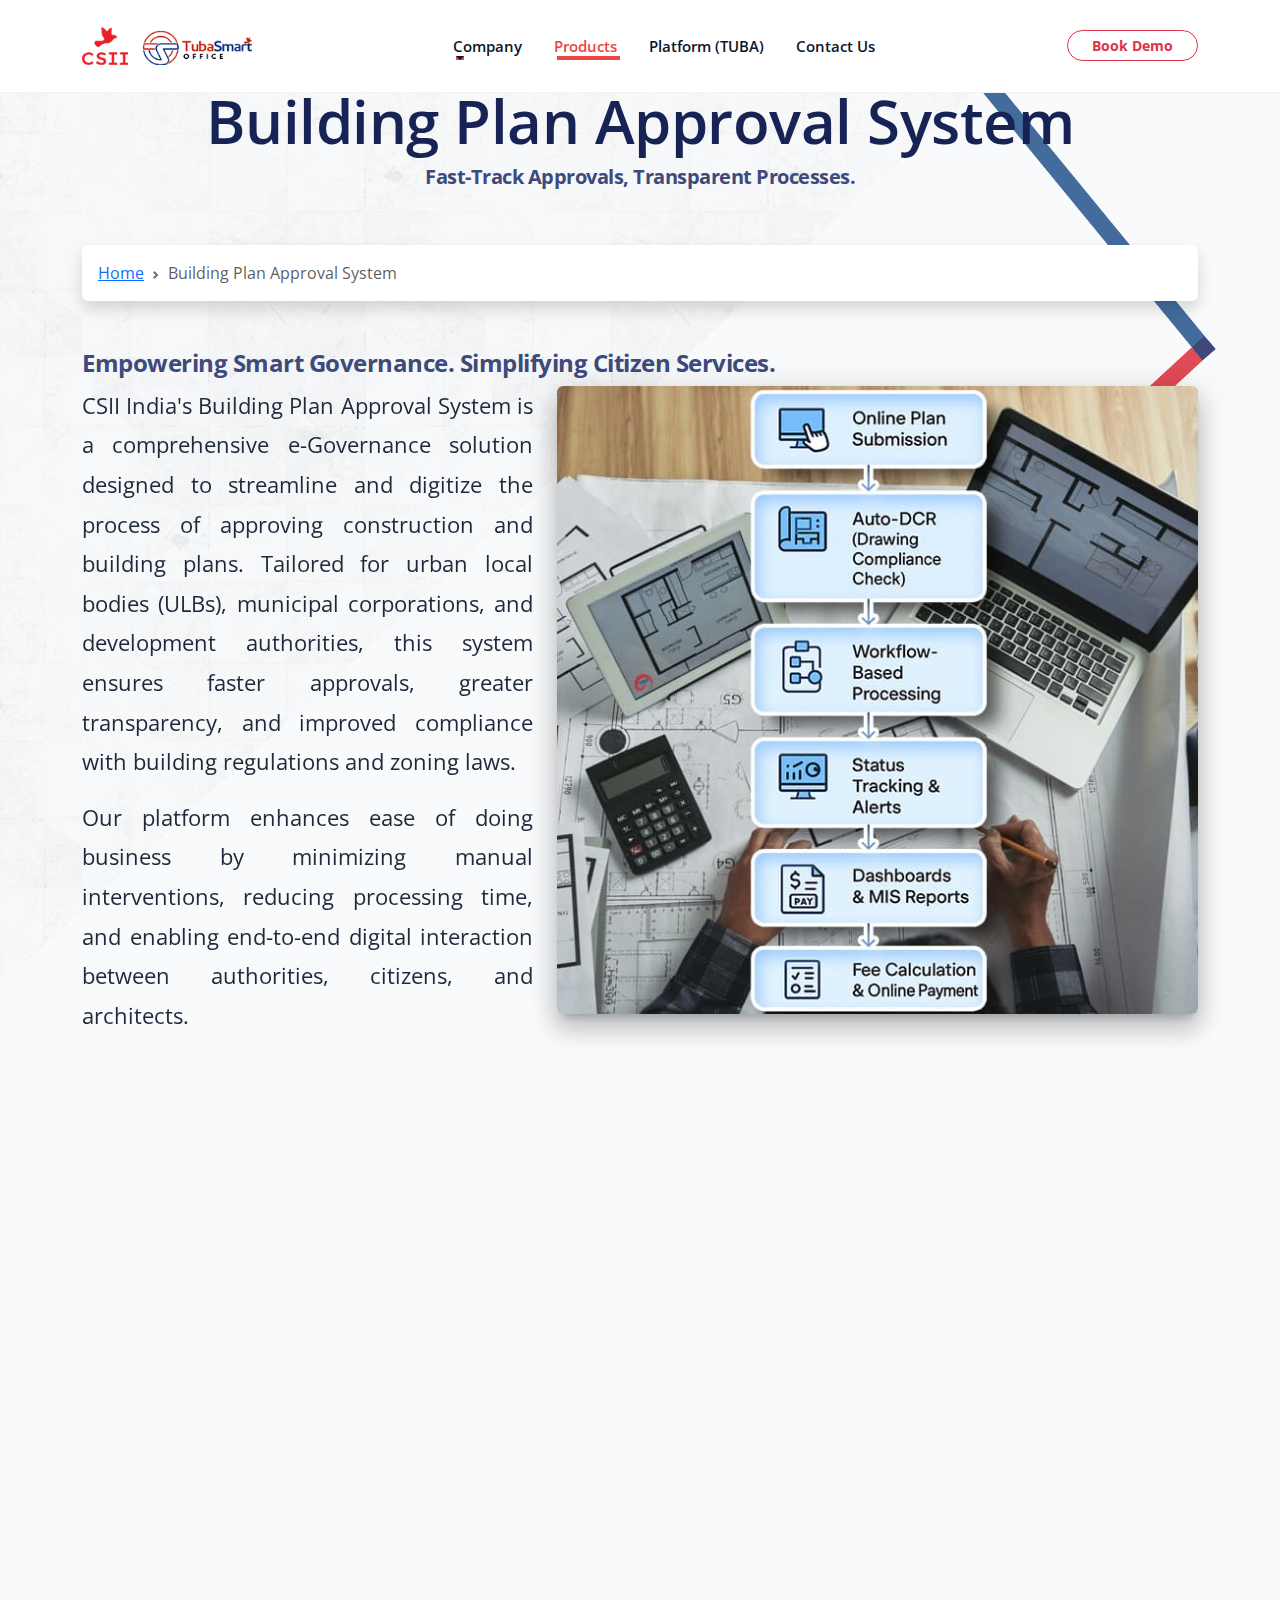
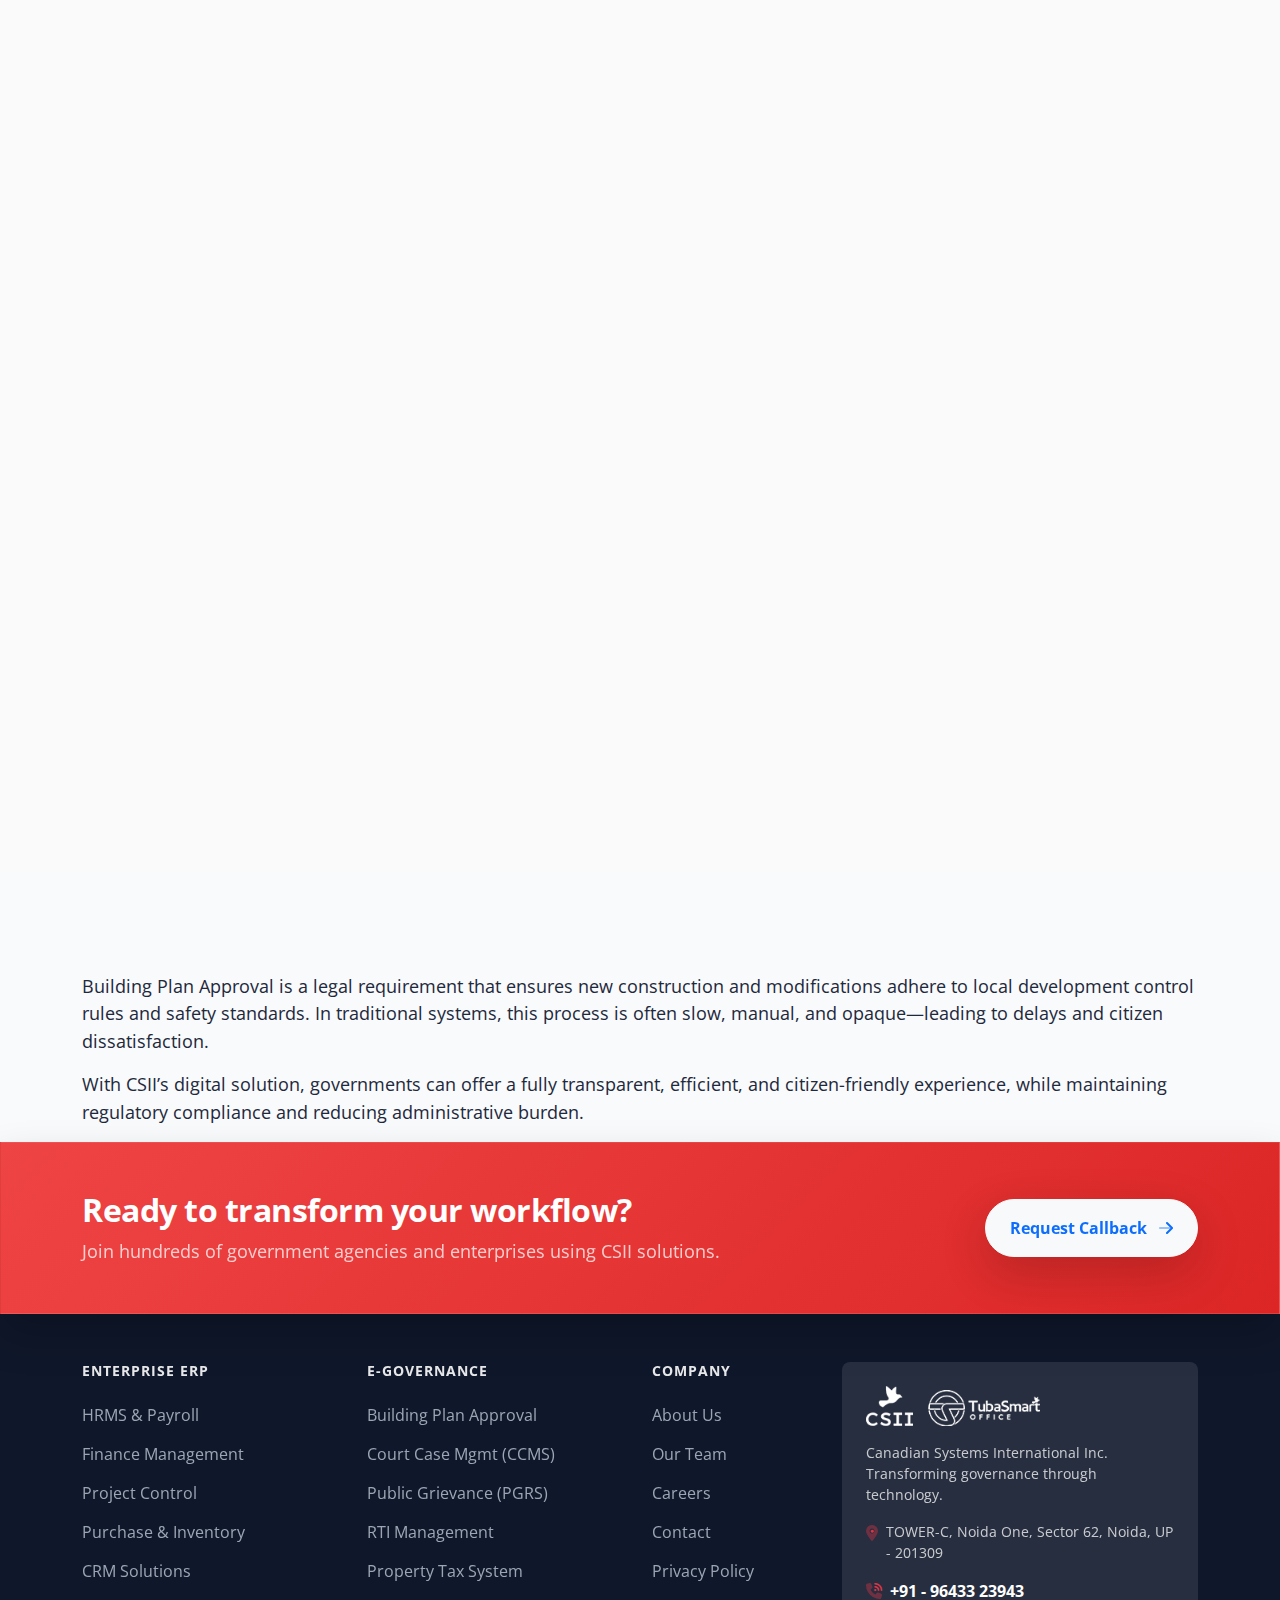
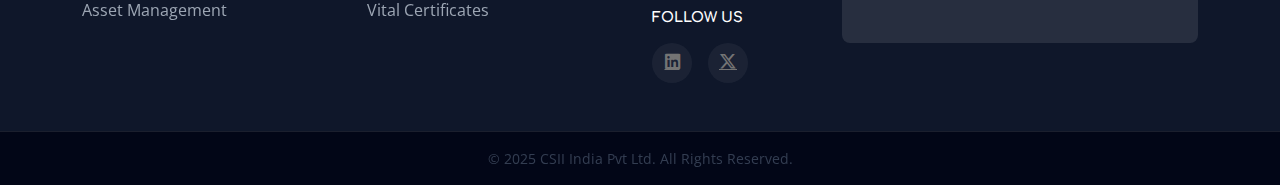
<file: building-plan-approval.html>
<!doctype html>
<html lang="en">
  <head>
    <!-- Google tag (gtag.js) -->
    <script async src="https://www.googletagmanager.com/gtag/js?id=G-VN6RC8JM6C"></script>
    <script>
      window.dataLayer = window.dataLayer || [];
      function gtag(){dataLayer.push(arguments);}
      gtag('js', new Date());

      gtag('config', 'G-VN6RC8JM6C');
    </script>

    <!-- Required meta tags -->
    <meta charset="utf-8">
    <meta http-equiv="X-UA-Compatible" content="IE=edge">
    <meta name="viewport" content="width=device-width, initial-scale=1">
    
    <link rel="shortcut icon" href="images/favicon/favicon.ico" type="image/x-icon">
  
    <title>CSII INDIA | Canadian Systems International Inc India | Customized ERP, IT Services , Payroll Solutions | ERP Software Development Company</title>
    <meta name="author" content="CSII INDIA - www.csii.in">

    <meta name="description" content="CSII stands for Canadian Systems International INC. Zero Code Lead to Zero defect, CSII India provides hundreds of governments projects with TUBA Platform, Our industry-leading govtech platform, to help them deliver outstanding services to citizens, increase revenue, optimize their mobile workforce, and build smart communities." />	
    
    <link rel="canonical" href="https://csii.in/" />
    <meta property="og:locale" content="en_US" />
    <meta property="og:type" content="website" />
    <meta property="og:title" content="CSII INDIA | Canadian Systems International Inc India" />
    <meta property="og:description" content="CSII India Pvt. Ltd. provides hundreds of governments projects with TUBA Platform, Our industry-leading govtech platform, to help them deliver outstanding services to citizens, increase revenue, optimize their mobile workforce, and build smart communities." />
    <meta property="og:url" content="https://csii.in/" />
    <meta property="og:site_name" content="CSII INDIA | Canadian Systems International Inc India" />

    <meta name="keywords" content="CSII INDIA: Canadian Systems International Inc India, canadian systems international inc, csii, csi, csi full form, zero code leads to zero defect, csi software, about csii, About CSII, CSII, csii india, csii india pvt. ltd., tuba, total universal business automation, business automation, enterprise platform, smarter government, process automation, canadian systems international inc india, web services, it Company, web design company, java development, angular development, software company noida, software company delhi, software company india,  it company noida, it company delhi, it company india, software company, IT company, csii india, custom software development company, it company in canada, mobile solution, app development csii news, tuba development, csii india pvt ltd, automation, automation testing tools, industrial automation, tubemate, tuba tuba, tuba images, tuba meaning, tuba platform, tuba sound, csii tuba, tuba backend, web design, web developer, web services tutorial, website services, w3schools web services, w3schools, HTML, CSS, JavaScript, DOM, jQuery,PHP, SQL, XML, Python, Bootstrap, Web, W3CSS, W3C, tutorials, programming, development, training, learning, quiz, primer, lessons, reference, examples, source code,  demos, tips, w3c, canadian company, best web design company, best web development company, mnc company, mnc, mnc company india, mnc company canada, business solution, digital solution, government web services, indian government, Best Cloud ERP Software, ERP software company, ERP software company in India, ERP companies in India, ERP software for manufacturing, ERP system software, ERP system, ERP software systems, ERP accounting software, ERP software in India, best ERP software in India, ERP software solutions, Enterprise resource planning software, mnc company, hrms, finance, fms, file management erp, plms, pims, gst, api, real estate app, mobile app">
    <meta name="rights" content="." />
    <meta property="og:description" content="TUBA - Permitting and Compliance, Licensing and Freedom of Information Platform Leader for Government and Regulatory Agencies of all sizes."/>
    
    <meta name="twitter:card" content="summary" />  
    <meta name="twitter:title" content="Digital Transformation Services, Enterprise Application, Permitting and Compliance, Licensing and Freedom of Information Platform Leader for Government and Regulatory Agencies of all sizes - CSII INDIA" />
    <meta name="twitter:description" content="CSII INDIA delivers Permitting and Compliance, Licensing and Freedom of Information Platform Leader for Government and Regulatory Agencies of all sizes. Contact us now" />
    <meta name="twitter:site" content="@csiiIndiaPvtLtd" />
    <meta name="twitter:image" content="https://csii.in/" />
    <meta name="twitter:creator" content="@csiiIndiaPvtLtd" />
    <link rel="shortlink" href="https://csii.in/" />

    <!-- fonts css -->
    <link rel="preconnect" href="https://fonts.googleapis.com">
    <link rel="preconnect" href="https://fonts.gstatic.com" crossorigin>
    <link href="https://fonts.googleapis.com/css2?family=Comfortaa:wght@300..700&family=Open+Sans:ital,wght@0,300..800;1,300..800&display=swap" rel="stylesheet">

        
   
    <link rel="stylesheet" href="font-awesome-6.6.0-pro/all.css"> <!-- Font Awesome Free 6.2.1 pro -->
        
    <!-- effect CSS -->
    <link rel="stylesheet" href="css/aos.css">  <!-- on scroll animation-->
    <link rel="stylesheet" href="css/animate.css">  <!-- Animate css-->
    <link rel="stylesheet" href="css/hover-min.css"> <!-- hover Animation -->    

    <!-- stylesheet -->
    <link rel="stylesheet" href="css/material-color.css">
    <link rel="stylesheet" href="css/bootstrap.min.css">
    <link rel="stylesheet" href="css/style_csii.css"> <!-- Custom Design css -->
    
    <script src="js/jquery-3.6.3.min.js" type="text/javascript"></script>
    
    <script src="js/header.js" type="text/javascript" defer></script>
    <script src="js/footer.js" type="text/javascript" defer></script>
  </head>
  <body>    
    <div class="bg-top">
      <header-js></header-js>      
    
      <div class="container">
        <div class="banner-heading text-center mt-85 pb-5">
          <h1 class="heading-1">Building Plan Approval System </h1>
          <h5 class="sub-heading-color fw-bold">Fast-Track Approvals, Transparent Processes.</h5>
        </div>
        <div class="shadow flex justify-center p-3 white rounded-2">
          <nav style="--bs-breadcrumb-divider: url(&#34;data:image/svg+xml,%3Csvg xmlns='http://www.w3.org/2000/svg' width='8' height='8'%3E%3Cpath d='M2.5 0L1 1.5 3.5 4 1 6.5 2.5 8l4-4-4-4z' fill='%236c757d'/%3E%3C/svg%3E&#34;);" aria-label="breadcrumb">
            <ol class="breadcrumb mb-0">
              <li class="breadcrumb-item"><a href="index.html">Home</a></li>
              <li class="breadcrumb-item active" aria-current="page">Building Plan Approval System</li>
            </ol>
          </nav>
        </div>
      </div>

      <div class="container mt-5">
        <h4 class="sub-heading-color fw-bold">Empowering Smart Governance. Simplifying Citizen Services.</h4>

        <div class="row">
          <div class="col-md mb-4 line-height-1-8" data-aos="fade-down-right" data-aos-duration="900">            
            <p class="font-size-xxl text-justify">
              CSII India's Building Plan Approval System is a comprehensive e-Governance solution designed to streamline and digitize
              the process of approving construction and building plans. Tailored for urban local bodies (ULBs), municipal
              corporations, and development authorities, this system ensures faster approvals, greater transparency, and improved
              compliance with building regulations and zoning laws.
            </p>          
            <p class="font-size-xxl text-justify">
              Our platform enhances ease of doing business by minimizing manual interventions, reducing processing time, and enabling
              end-to-end digital interaction between authorities, citizens, and architects.
            </p>          
            
          </div>
          <div class="col-md-7 mb-4" data-aos="fade-down-left" data-aos-duration="1200">
          <img src="images/building-plan.jpg" alt="csii task Management" class="img-fluid rounded shadow-16dp">
          </div>
        </div>
        
        <div class="row">
          <div class="col-sm-6 mb-4">
            <h2 class="heading-2 mt-5" data-aos="fade-up" data-aos-anchor-placement="top-bottom" data-aos-duration="1200">Advantages </h2>

            <ul class="list-bullet"  data-aos="fade-up" data-aos-anchor-placement="top-bottom" data-aos-duration="1400">
              <li>Online Plan Submission </li> 
              <li>Auto-DCR (Drawing Compliance Check) </li> 
              <li>Workflow-Based Processing </li> 
              <li>Status Tracking & SMS/Email Alerts </li> 
              <li>Dashboards & MIS Reports </li> 
              <li>Fee Calculation & Online Payment </li> 
              <li>Secure Login & Digital Signatures </li>
            </ul>
          </div>
          <div class="col-sm-6 mb-4">
            <h2 class="heading-2 mt-5" data-aos="fade-up" data-aos-anchor-placement="top-bottom" data-aos-duration="1200">What Separates From Others </h2>

            <ul class="list-bullet"  data-aos="fade-up" data-aos-anchor-placement="top-bottom" data-aos-duration="1400">
              <li><strong>For Citizens:-</strong> Convenient online access, reduced visits to municipal offices, faster approvals</li>
              <li><strong>For Authorities:-</strong> Transparent workflows, improved efficiency, and better regulation enforcement</li>
              <li><strong>For Architects/Engineers:-</strong> Instant plan checks, reduced rework, and clear documentation requirements</li>
            </ul>
          </div>
        </div>

      </div>

      <section class="grey lighten-5 py-5 my-5">
        <div class="container text-center">
          <h2 class="heading-2" data-aos="fade-up" data-aos-anchor-placement="top-bottom" data-aos-duration="1200">Key Features & Functionalities </h2>

          <div class="row g-4 row-cols-2 row-cols-md-3 row-cols-lg-4 mt-3 mb-4 justify-content-md-center">
            <div class="col" data-aos="fade-up" data-aos-anchor-placement="top-bottom" data-aos-duration="800">
              <div class="line_tiles">
                <div class="item_content bg-gradientlight-8">
                  <span class=" mt-2 mb-3"><img src="images/icons/mouse.png" alt="icon" class="img-fluid" style="max-width: 50px;"></span>
                  <span class="font-size-lg">Online Application Submission </span>
                  <small class="opacity-75 font-size-ssm">Citizens and architects can submit building plans and applications through a user-friendly online portal.</small>
                </div>
              </div>
            </div>
            <div class="col" data-aos="fade-up" data-aos-anchor-placement="top-bottom" data-aos-duration="900">
              <div class="line_tiles">
                <div class="item_content bg-gradientlight-8">
                  <span class=" mt-2 mb-3"><img src="images/icons/approval.png" alt="icon" class="img-fluid" style="max-width: 60px;" ></span>
                  <span class="font-size-lg">Auto-Scrutiny of Building Plans </span>
                  <small class="opacity-75 font-size-ssm">Automated compliance checks against building bye-laws, zoning regulations, and development control rules.</small>
                </div>
              </div>
            </div>
            <div class="col" data-aos="fade-up" data-aos-anchor-placement="top-bottom" data-aos-duration="1000">
              <div class="line_tiles">
                <div class="item_content bg-gradientlight-8">
                  <span class=" mt-1 mb-2"><img src="images/icons/task-checklist.png" alt="icon" class="img-fluid" style="max-width: 60px;"></span>
                  <span class="font-size-lg">Workflow-Based Processing</span>
                  <small class="opacity-75 font-size-ssm">Configurable workflow engine that routes applications to relevant departments (e.g., fire, water, environment).</small>
                </div>
              </div>
            </div>            
            <div class="col" data-aos="fade-up" data-aos-anchor-placement="top-bottom" data-aos-duration="1100">
              <div class="line_tiles">
                <div class="item_content bg-gradientlight-8">
                  <span class=" mt-2 mb-2"><img src="images/icons/information.png" alt="icon" class="img-fluid" style="max-width: 50px;"></span>
                  <span class="font-size-lg">Document Management System (DMS) </span>
                  <small class="opacity-75 font-size-ssm">Secure storage and easy retrieval of all application-related documents and approvals. </small>
                </div>
              </div>
            </div>
            <div class="col" data-aos="fade-up" data-aos-anchor-placement="top-bottom" data-aos-duration="800">
              <div class="line_tiles">
                <div class="item_content bg-gradientlight-8">
                  <span class=" mt-2 mb-3"><img src="images/icons/file-status.png" alt="icon" class="img-fluid" style="max-width: 60px;"></span>
                  <span class="font-size-lg">Real-Time Status Tracking </span>
                  <small class="opacity-75 font-size-ssm">Applicants can monitor the status of their application at each stage with milestone updates.</small>
                </div>
              </div>
            </div>
            <div class="col" data-aos="fade-up" data-aos-anchor-placement="top-bottom" data-aos-duration="900">
              <div class="line_tiles">
                <div class="item_content bg-gradientlight-8">
                  <span class=" mt-2 mb-3"><img src="images/icons/email-notification.png" alt="icon" class="img-fluid" style="max-width: 60px;"></span>
                  <span class="font-size-lg">SMS & Email Notifications </span>
                  <small class="opacity-75 font-size-ssm">Automated alerts for submission, inspection, queries, and approval/rejection.</small>
                </div>
              </div>
            </div>  
            <div class="col" data-aos="fade-up" data-aos-anchor-placement="top-bottom" data-aos-duration="900">
              <div class="line_tiles">
                <div class="item_content bg-gradientlight-8">
                  <span class=" mt-2 mb-3"><img src="images/icons/invoice-1.png" alt="icon" class="img-fluid" style="max-width: 60px;"></span>
                  <span class="font-size-lg">Online Fee Calculation & Payment</span>
                  <small class="opacity-75 font-size-ssm">Automatic calculation of fees based on parameters like plot size, building type, and online payment gateway integration.</small>
                </div>
              </div>
            </div>
            <div class="col" data-aos="fade-up" data-aos-anchor-placement="top-bottom" data-aos-duration="900">
              <div class="line_tiles">
                <div class="item_content bg-gradientlight-8">
                  <span class=" mt-2 mb-3"><img src="images/icons/dashboard.png" alt="icon" class="img-fluid" style="max-width: 60px;"></span>
                  <span class="font-size-lg">Dashboard & Analytics</span>
                  <small class="opacity-75 font-size-ssm">Insightful dashboards for authorities to track pending cases, bottlenecks, and KPIs. </small>
                </div>
              </div>
            </div>
            <div class="col" data-aos="fade-up" data-aos-anchor-placement="top-bottom" data-aos-duration="900">
              <div class="line_tiles">
                <div class="item_content bg-gradientlight-8">
                  <span class=" mt-2 mb-3"><img src="images/icons/hiring.png" alt="icon" class="img-fluid" style="max-width: 60px;"></span>
                  <span class="font-size-lg">Role-Based Access Control</span>
                  <small class="opacity-75 font-size-ssm">Secure and restricted access for various stakeholders—citizens, municipal officers, and technical reviewers.</small>
                </div>
              </div>
            </div>
            <div class="col" data-aos="fade-up" data-aos-anchor-placement="top-bottom" data-aos-duration="900">
              <div class="line_tiles">
                <div class="item_content bg-gradientlight-8">
                  <span class=" mt-2 mb-3"><img src="images/icons/permit.png" alt="icon" class="img-fluid" style="max-width: 60px;"></span>
                  <span class="font-size-lg">Auto-Generated Certificates</span>
                  <small class="opacity-75 font-size-ssm">System-generated approval letters, certificates, and site inspection reports.</small>
                </div>
              </div>
            </div>
            <div class="col" data-aos="fade-up" data-aos-anchor-placement="top-bottom" data-aos-duration="900">
              <div class="line_tiles">
                <div class="item_content bg-gradientlight-8">
                  <span class=" mt-2 mb-3"><img src="images/icons/gov-system.png" alt="icon" class="img-fluid" style="max-width: 60px;"></span>
                  <span class="font-size-lg">Integration with Other Government Systems</span>
                  <small class="opacity-75 font-size-ssm">Seamless linkage with property tax, utility services, UID, and GIS land records.</small>
                </div>
              </div>
            </div>
            
          </div>
        </div>
      </section>

      <div class="container">
        <h2 class="heading-2" data-aos="fade-right" data-aos-duration="500">Understanding Building Plan Approval System</h2>        

        <p>Building Plan Approval is a legal requirement that ensures new construction and modifications adhere to local
        development control rules and safety standards. In traditional systems, this process is often slow, manual, and
        opaque—leading to delays and citizen dissatisfaction.</p>

        <p>With CSII’s digital solution, governments can offer a fully transparent, efficient, and citizen-friendly experience,
        while maintaining regulatory compliance and reducing administrative burden.</p>

      </div>
    
    </div>

    <footer-js></footer-js>
   
    
    <script src="js/bootstrap.bundle.min.js"></script>   
    <script src="js/aos.js"></script> <!--For on scroll Animation-->
    
    <script src="js/custom.js"></script> <!-- Custom JS -->
    
       
  </body>
</html>
</file>
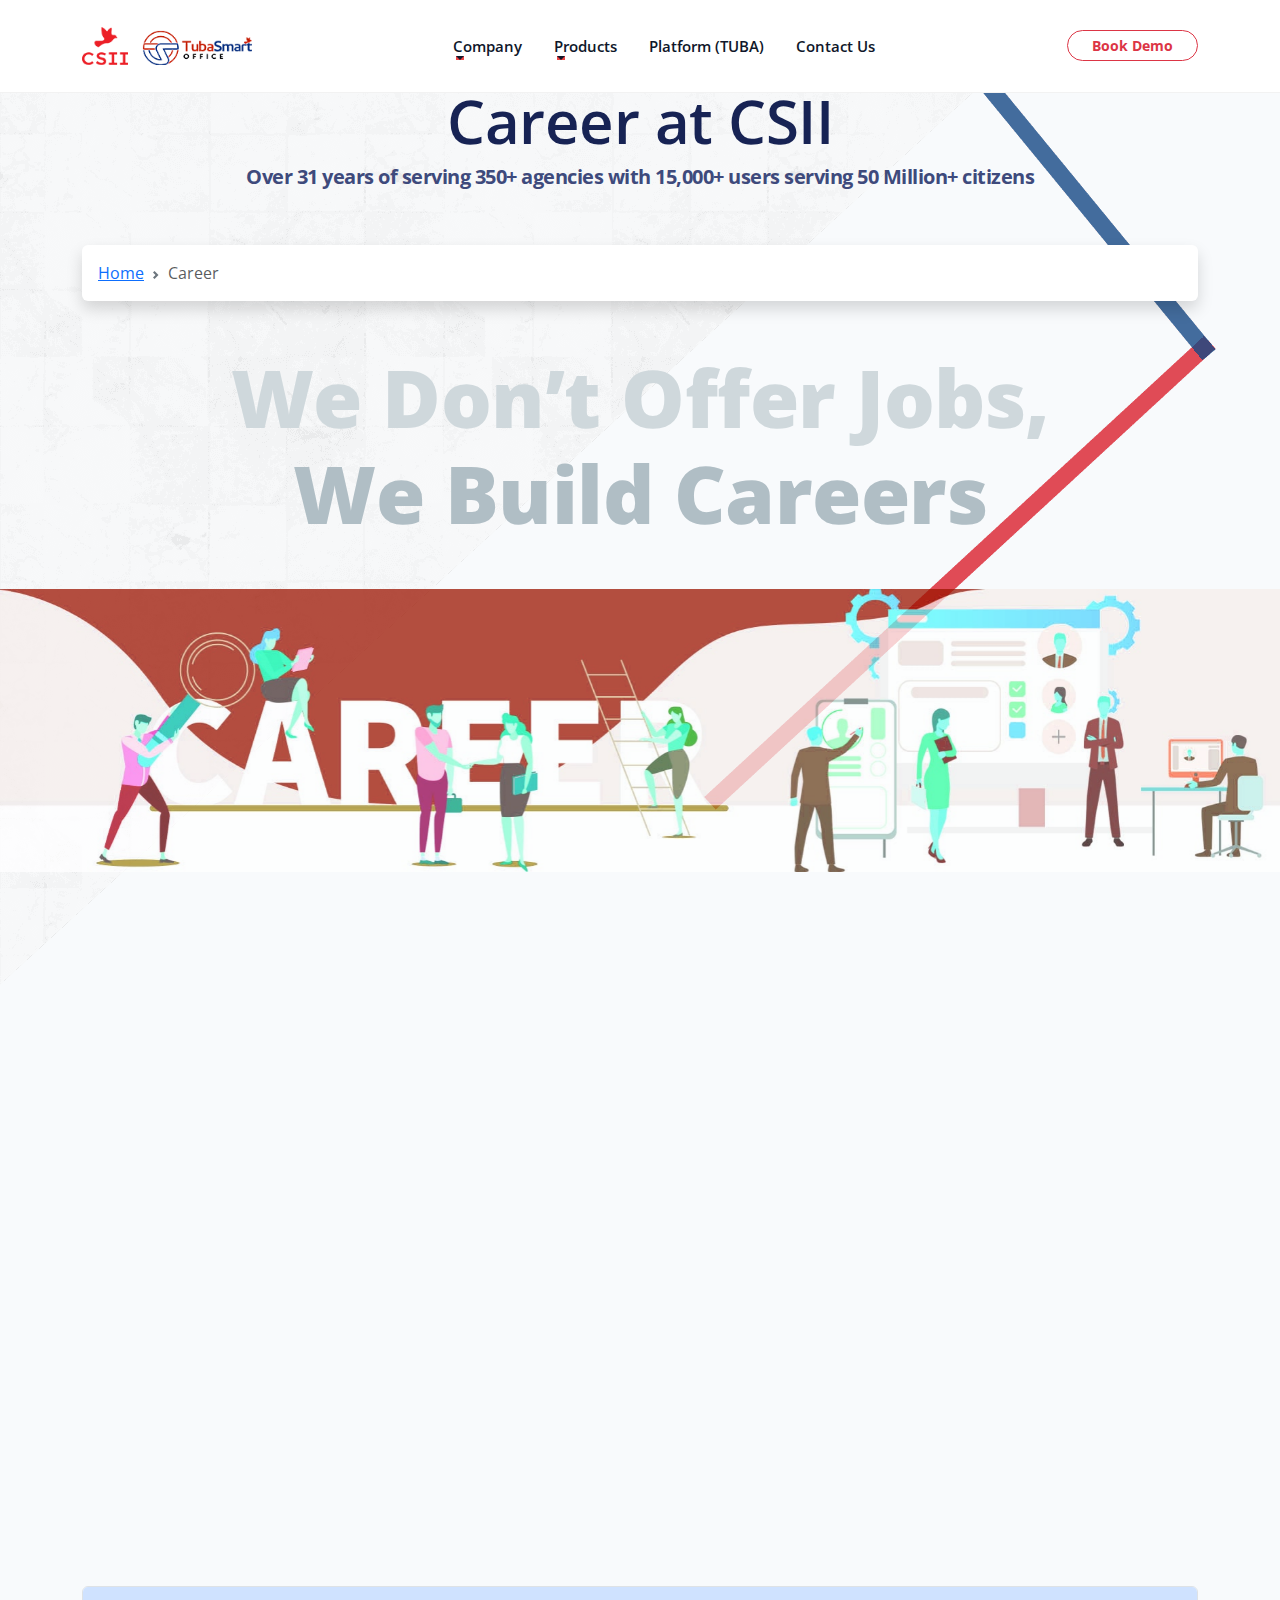
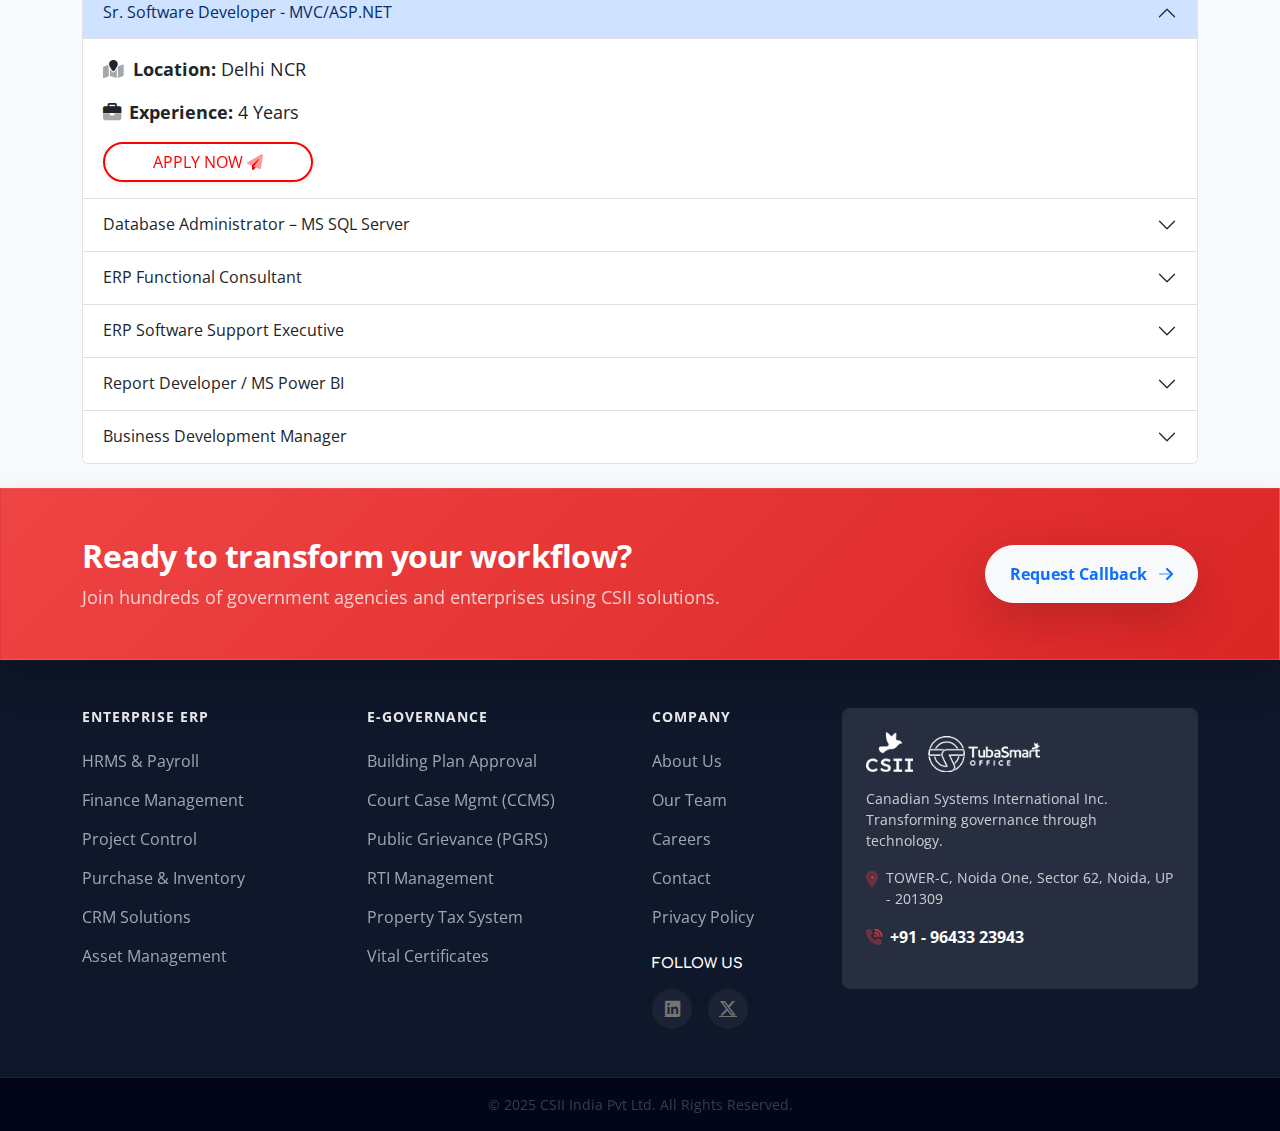
<file: career.html>
<!doctype html>
<html lang="en">
  <head>
    <!-- Google tag (gtag.js) -->
    <script async src="https://www.googletagmanager.com/gtag/js?id=G-VN6RC8JM6C"></script>
    <script>
      window.dataLayer = window.dataLayer || [];
      function gtag(){dataLayer.push(arguments);}
      gtag('js', new Date());

      gtag('config', 'G-VN6RC8JM6C');
    </script>
    
    <!-- Required meta tags -->
    <meta charset="utf-8">
    <meta http-equiv="X-UA-Compatible" content="IE=edge">
    <meta name="viewport" content="width=device-width, initial-scale=1">
    
    <link rel="shortcut icon" href="images/favicon/favicon.ico" type="image/x-icon">
    
  
    <title>CSII INDIA | Canadian Systems International Inc India | Customized ERP, IT Services , Payroll Solutions | ERP Software Development Company</title>
    <meta name="author" content="CSII INDIA - www.csii.in">

    <meta name="description" content="CSII stands for Canadian Systems International INC. Zero Code Lead to Zero defect, CSII India provides hundreds of governments projects with TUBA Platform, Our industry-leading govtech platform, to help them deliver outstanding services to citizens, increase revenue, optimize their mobile workforce, and build smart communities." />	
    
    <link rel="canonical" href="https://csii.in/" />
    <meta property="og:locale" content="en_US" />
    <meta property="og:type" content="website" />
    <meta property="og:title" content="CSII INDIA | Canadian Systems International Inc India" />
    <meta property="og:description" content="CSII India Pvt. Ltd. provides hundreds of governments projects with TUBA Platform, Our industry-leading govtech platform, to help them deliver outstanding services to citizens, increase revenue, optimize their mobile workforce, and build smart communities." />
    <meta property="og:url" content="https://csii.in/" />
    <meta property="og:site_name" content="CSII INDIA | Canadian Systems International Inc India" />

    <meta name="keywords" content="CSII INDIA: Canadian Systems International Inc India, canadian systems international inc, csii, csi, csi full form, zero code leads to zero defect, csi software, about csii, About CSII, CSII, csii india, csii india pvt. ltd., tuba, total universal business automation, business automation, enterprise platform, smarter government, process automation, canadian systems international inc india, web services, it Company, web design company, java development, angular development, software company noida, software company delhi, software company india,  it company noida, it company delhi, it company india, software company, IT company, csii india, custom software development company, it company in canada, mobile solution, app development csii news, tuba development, csii india pvt ltd, automation, automation testing tools, industrial automation, tubemate, tuba tuba, tuba images, tuba meaning, tuba platform, tuba sound, csii tuba, tuba backend, web design, web developer, web services tutorial, website services, w3schools web services, w3schools, HTML, CSS, JavaScript, DOM, jQuery,PHP, SQL, XML, Python, Bootstrap, Web, W3CSS, W3C, tutorials, programming, development, training, learning, quiz, primer, lessons, reference, examples, source code,  demos, tips, w3c, canadian company, best web design company, best web development company, mnc company, mnc, mnc company india, mnc company canada, business solution, digital solution, government web services, indian government, Best Cloud ERP Software, ERP software company, ERP software company in India, ERP companies in India, ERP software for manufacturing, ERP system software, ERP system, ERP software systems, ERP accounting software, ERP software in India, best ERP software in India, ERP software solutions, Enterprise resource planning software, mnc company, hrms, finance, fms, file management erp, plms, pims, gst, api, real estate app, mobile app">
    <meta name="rights" content="." />
    <meta property="og:description" content="TUBA - Permitting and Compliance, Licensing and Freedom of Information Platform Leader for Government and Regulatory Agencies of all sizes."/>
    
    <meta name="twitter:card" content="summary" />  
    <meta name="twitter:title" content="Digital Transformation Services, Enterprise Application, Permitting and Compliance, Licensing and Freedom of Information Platform Leader for Government and Regulatory Agencies of all sizes - CSII INDIA" />
    <meta name="twitter:description" content="CSII INDIA delivers Permitting and Compliance, Licensing and Freedom of Information Platform Leader for Government and Regulatory Agencies of all sizes. Contact us now" />
    <meta name="twitter:site" content="@csiiIndiaPvtLtd" />
    <meta name="twitter:image" content="https://csii.in/" />
    <meta name="twitter:creator" content="@csiiIndiaPvtLtd" />
    <link rel="shortlink" href="https://csii.in/" />

    <!-- fonts css -->
    <link rel="preconnect" href="https://fonts.googleapis.com">
    <link rel="preconnect" href="https://fonts.gstatic.com" crossorigin>
    <link href="https://fonts.googleapis.com/css2?family=Comfortaa:wght@300..700&family=Open+Sans:ital,wght@0,300..800;1,300..800&display=swap" rel="stylesheet">

        
   
    <link rel="stylesheet" href="font-awesome-6.6.0-pro/all.css"> <!-- Font Awesome Free 6.2.1 pro -->
        
    <!-- effect CSS -->
    <link rel="stylesheet" href="css/aos.css">  <!-- on scroll animation-->
    <link rel="stylesheet" href="css/animate.css">  <!-- Animate css-->
    <link rel="stylesheet" href="css/hover-min.css"> <!-- hover Animation -->
    
    <!-- stylesheet -->
    <link rel="stylesheet" href="css/material-color.css">
    <link rel="stylesheet" href="css/bootstrap.min.css">
    <link rel="stylesheet" href="css/style_csii.css"> <!-- Custom Design css -->
   
    <script src="js/jquery-3.6.3.min.js" type="text/javascript"></script>
    
    <script src="js/header.js" type="text/javascript" defer></script>
    <script src="js/footer.js" type="text/javascript" defer></script>
  </head>
  <body>    
  <div class="bg-top">
    <header-js></header-js>      
    
    
    <div class="container">
      <div class="banner-heading text-center mt-85 pb-5">
        <h1 class="heading-1">Career at CSII</h1>
        <h5 class="sub-heading-color fw-bold">Over 31 years of serving 350+ agencies with 15,000+ users serving 50 Million+ citizens</h5>
      </div>
      <div class="shadow flex justify-center p-3 white rounded-2">
        <nav style="--bs-breadcrumb-divider: url(&#34;data:image/svg+xml,%3Csvg xmlns='http://www.w3.org/2000/svg' width='8' height='8'%3E%3Cpath d='M2.5 0L1 1.5 3.5 4 1 6.5 2.5 8l4-4-4-4z' fill='%236c757d'/%3E%3C/svg%3E&#34;);" aria-label="breadcrumb">
          <ol class="breadcrumb mb-0">
            <li class="breadcrumb-item"><a href="index.html">Home</a></li>
            <li class="breadcrumb-item active" aria-current="page">Career</li>
          </ol>
        </nav>
      </div>
    </div>
    
    <section class="pt-5">
      <div class="container career">
        <h2 class="font-nunito font-weight-900 text-center display-1 blue-grey-text text-lighten-4 mb-md-5" data-aos="fade-up" data-aos-duration="800">
          We Don’t Offer Jobs, <span class="d-block blue-grey-text text-lighten-3">We Build Careers</span>
        </h2> 
      </div>   
    </section> 

    <section class="team-banner overflow-hidden mb-4">
      <img src="images/banners/career-banner.jpg" alt="csii career" class="img-fluid w-100 opacity-75" data-aos="zoom-out" data-aos-duration="400">
    </section>

    <div class="container">
      <div class="row">
        <div class="col-md" data-aos="fade-right" data-aos-duration="1200">
          <p class="h1 text-black mb-md-5 font-lato font-weight-300">If you have the passion to succeed, we have the opportunities to ensure you thrive. <br><br>So, be part of this dynamic ecosystem.</p>
          <p class="h1 font-nunito font-weight-900 mb-0 pt-md-4">Be part of CSII India.</p> 
          <p class="mt-2">email Your CV: <span class="px-3 py-1 ms-2 shadow bg-white hvr-curl-bottom-left"><i class="fa-duotone fa-envelope fa-xs"></i> hr@csii.in</span></p>
        </div>
        <div class="col-md-7" data-aos="fade-left" data-aos-duration="1400">
          <div class="blue-grey lighten-5 p-md-5 p-3 text-justify shadow-16dp hvr-curl-top-left">
            <p class="lead blue-grey-text text-darken-2">
              We are looking to add high quality, high performance professionals to our office. If you've got a proven track record in your field of expertise, are highly self-motivated, are committed to customer satisfaction and enjoy working hard with a quality team, then we should talk. Experience in the software industry is required. We recognize human resources as the backbone of its long-term success and has consciously focused on increasing the value-add per employee. The company seeks to inculcate the spirit of team-work and sharing of knowledge, as well as encourage the practice of goal orientation and self-direction. We ensure a comfortable work environment by providing the right balance between work and fun.
            </p>
  
            <p class="lead blue-grey-text text-darken-2 mb-0">We are always looking for great talent. Take a look at our current opportunities and let us know if you are interested in starting a career at CSII.</p>
          </div>
        </div>
      </div>

      <h2 class="heading2 font-weight-900 text-gray-900  mb-0 line-height-sm mt-5"  data-aos="fade-right" data-aos-duration="500">
        Openings at <span class="red-text text-lighten-1">CSII</span>
      </h2>
      <span class="line-dark" data-aos="fade-right" data-aos-duration="800"></span>
      
      <div class="accordion my-4" id="accordionExample">
        <div class="accordion-item">
          <h2 class="accordion-header" id="headingOne">
            <button class="accordion-button" type="button" data-bs-toggle="collapse" data-bs-target="#collapseOne" aria-expanded="true" aria-controls="collapseOne">
              Sr. Software Developer - MVC/ASP.NET
            </button>
          </h2>
          <div id="collapseOne" class="accordion-collapse collapse show" aria-labelledby="headingOne" data-bs-parent="#accordionExample">
            <div class="accordion-body">
              <p><i class="fa-duotone fa-map-location me-1"></i> <strong>Location:</strong> Delhi NCR</p>
              <p><i class="fa-duotone fa-briefcase me-2"></i><strong>Experience:</strong> 4 Years</p>

              <a href="#applyjob" data-bs-toggle="modal" class="btn btn-outline-red text-uppercase shadow-sm hvr-icon-pulse-grow hvr-shadow-radial">Apply Now <i class="fa-duotone fa-paper-plane hvr-icon"></i></a>
            </div>
          </div>
        </div>
        <div class="accordion-item">
          <h2 class="accordion-header" id="headingTwo">
            <button class="accordion-button collapsed" type="button" data-bs-toggle="collapse" data-bs-target="#collapseTwo" aria-expanded="false" aria-controls="collapseTwo">
              Database Administrator – MS SQL Server
            </button>
          </h2>
          <div id="collapseTwo" class="accordion-collapse collapse" aria-labelledby="headingTwo" data-bs-parent="#accordionExample">
            <div class="accordion-body">
              <p><i class="fa-duotone fa-map-location me-1"></i> <strong>Location:</strong> Delhi NCR</p>
              <p><i class="fa-duotone fa-briefcase me-2"></i><strong>Experience:</strong> 3 Years</p>

              <a href="#applyjob" data-bs-toggle="modal" class="btn btn-outline-red text-uppercase shadow-sm hvr-icon-pulse-grow hvr-shadow-radial">Apply Now <i class="fa-duotone fa-paper-plane hvr-icon"></i></a>
            </div>
          </div>
        </div>
        <div class="accordion-item">
          <h2 class="accordion-header" id="headingThree">
            <button class="accordion-button collapsed" type="button" data-bs-toggle="collapse" data-bs-target="#collapseThree" aria-expanded="false" aria-controls="collapseThree">
              ERP Functional Consultant
            </button>
          </h2>
          <div id="collapseThree" class="accordion-collapse collapse" aria-labelledby="headingThree" data-bs-parent="#accordionExample">
            <div class="accordion-body">
              <p><i class="fa-duotone fa-map-location me-1"></i> <strong>Location:</strong> Delhi NCR</p>
              <p><i class="fa-duotone fa-briefcase me-2"></i><strong>Experience:</strong> 4 Years</p>

              <a href="#applyjob" data-bs-toggle="modal" class="btn btn-outline-red text-uppercase shadow-sm hvr-icon-pulse-grow hvr-shadow-radial">Apply Now <i class="fa-duotone fa-paper-plane hvr-icon"></i></a>
            </div>
          </div>
        </div>
        <div class="accordion-item">
          <h2 class="accordion-header" id="headingfour">
            <button class="accordion-button collapsed" type="button" data-bs-toggle="collapse" data-bs-target="#collapsefour" aria-expanded="false" aria-controls="collapsefour">
              ERP Software Support Executive
            </button>
          </h2>
          <div id="collapsefour" class="accordion-collapse collapse" aria-labelledby="headingfour" data-bs-parent="#accordionExample">
            <div class="accordion-body">
              <p><i class="fa-duotone fa-map-location me-1"></i> <strong>Location:</strong> Delhi NCR</p>
              <p><i class="fa-duotone fa-briefcase me-2"></i><strong>Experience:</strong> 2 Years</p>

              <a href="#applyjob" data-bs-toggle="modal" class="btn btn-outline-red text-uppercase shadow-sm hvr-icon-pulse-grow hvr-shadow-radial">Apply Now <i class="fa-duotone fa-paper-plane hvr-icon"></i></a>
            </div>
          </div>
        </div>
        <div class="accordion-item">
          <h2 class="accordion-header" id="headingfive">
            <button class="accordion-button collapsed" type="button" data-bs-toggle="collapse" data-bs-target="#collapsefive" aria-expanded="false" aria-controls="collapsefive">
              Report Developer / MS Power BI
            </button>
          </h2>
          <div id="collapsefive" class="accordion-collapse collapse" aria-labelledby="headingfive" data-bs-parent="#accordionExample">
            <div class="accordion-body">
              <p><i class="fa-duotone fa-map-location me-1"></i> <strong>Location:</strong> Delhi NCR</p>
              <p><i class="fa-duotone fa-briefcase me-2"></i><strong>Experience:</strong> 2 Years</p>

              <a href="#applyjob" data-bs-toggle="modal" class="btn btn-outline-red text-uppercase shadow-sm hvr-icon-pulse-grow hvr-shadow-radial">Apply Now <i class="fa-duotone fa-paper-plane hvr-icon"></i></a>
            </div>
          </div>
        </div>
        <div class="accordion-item">
          <h2 class="accordion-header" id="headingsix">
            <button class="accordion-button collapsed" type="button" data-bs-toggle="collapse" data-bs-target="#collapsesix" aria-expanded="false" aria-controls="collapsesix">
              Business Development Manager
            </button>
          </h2>
          <div id="collapsesix" class="accordion-collapse collapse" aria-labelledby="headingsix" data-bs-parent="#accordionExample">
            <div class="accordion-body">
              <p><i class="fa-duotone fa-map-location me-1"></i> <strong>Location:</strong> Delhi NCR</p>
              <p><i class="fa-duotone fa-briefcase me-2"></i><strong>Experience:</strong> 5 Years</p>

              <a href="#applyjob" data-bs-toggle="modal" class="btn btn-outline-red text-uppercase shadow-sm hvr-icon-pulse-grow hvr-shadow-radial">Apply Now <i class="fa-duotone fa-paper-plane hvr-icon"></i></a>
            </div>
          </div>
        </div>

      </div>
    </div>

  </div>
      
      

  <!-- Apply job Modal -->
  <div class="modal fade" id="applyjob" tabindex="-1" role="dialog" aria-labelledby="exampleModalLabel"
  aria-hidden="true">
    <div class="modal-dialog modal-lg" role="document">
        <div class="modal-content">
          <div class="modal-header red white-text">
              <h5 class="modal-title" id="exampleModalLabel">Join our Team</h5>
              <button type="button" class="btn-close" data-bs-dismiss="modal" aria-label="Close"></button>
          </div>
          <div class="modal-body">  
            <div class="row">
              <div class="col-auto"><img src="images/banners/applyjob.jpg" alt="apply job on csii india" class="img-fluid mt-5"></div>
              <div class="col-md">
                <p><strong>Drop your CV at</strong>: <a href="mailto:hr@csii.in?cc=dsa@csii.in&subject=Apply Job Profile of CSII India.">CSII INDIA, HR Department</a>, the hiring manager just schedule your interview after review your profile. Thanks for your interest.</p>
                
                <p>Don't forget to mention below detils,</p>
                          
                <ul class="list-unstyled mt-3 text-success">
                  <li class="d-flex align-items-center">
                      <div class="flex-shrink-0"><i class="fa-regular fa-check me-1 opacity-50"></i></div>                  
                      <div class="flex-grow-1 ms-1">Total work experience</div>
                  </li>
                  <li class="d-flex align-items-center">
                      <div class="flex-shrink-0"><i class="fa-regular fa-check me-1 opacity-50"></i></div>                  
                      <div class="flex-grow-1 ms-1">Current CTC</div>
                  </li>
                  <li class="d-flex align-items-center">
                      <div class="flex-shrink-0"><i class="fa-regular fa-check me-1 opacity-50"></i></div>                  
                      <div class="flex-grow-1 ms-1">Expected CTC</div>
                  </li>
                  <li class="d-flex align-items-center">
                      <div class="flex-shrink-0"><i class="fa-regular fa-check me-1 opacity-50"></i></div>                  
                      <div class="flex-grow-1 ms-1">Notice Period</div>
                  </li>
                </ul>
              </div>
            </div>
            
          </div>  
          <div class="modal-footer red lighten-5">
            <a href="mailto:hr@csii.in?cc=dsa@csii.in&subject=Apply Job Profile of CSII India." class="btn btn-outline-red text-uppercase hvr-icon-pulse-grow hvr-shadow-radial"><i class="fa-regular fa-badge-check hvr-icon"></i> Apply Now</a>
          </div>
        </div>
    </div>
  </div>

  <footer-js></footer-js>
   
    
  <script src="js/bootstrap.bundle.min.js"></script>   
  <script src="js/aos.js"></script> <!--For on scroll Animation-->
  
  <script src="js/custom.js"></script> <!-- Custom JS -->
      
  </body>
</html>
</file>
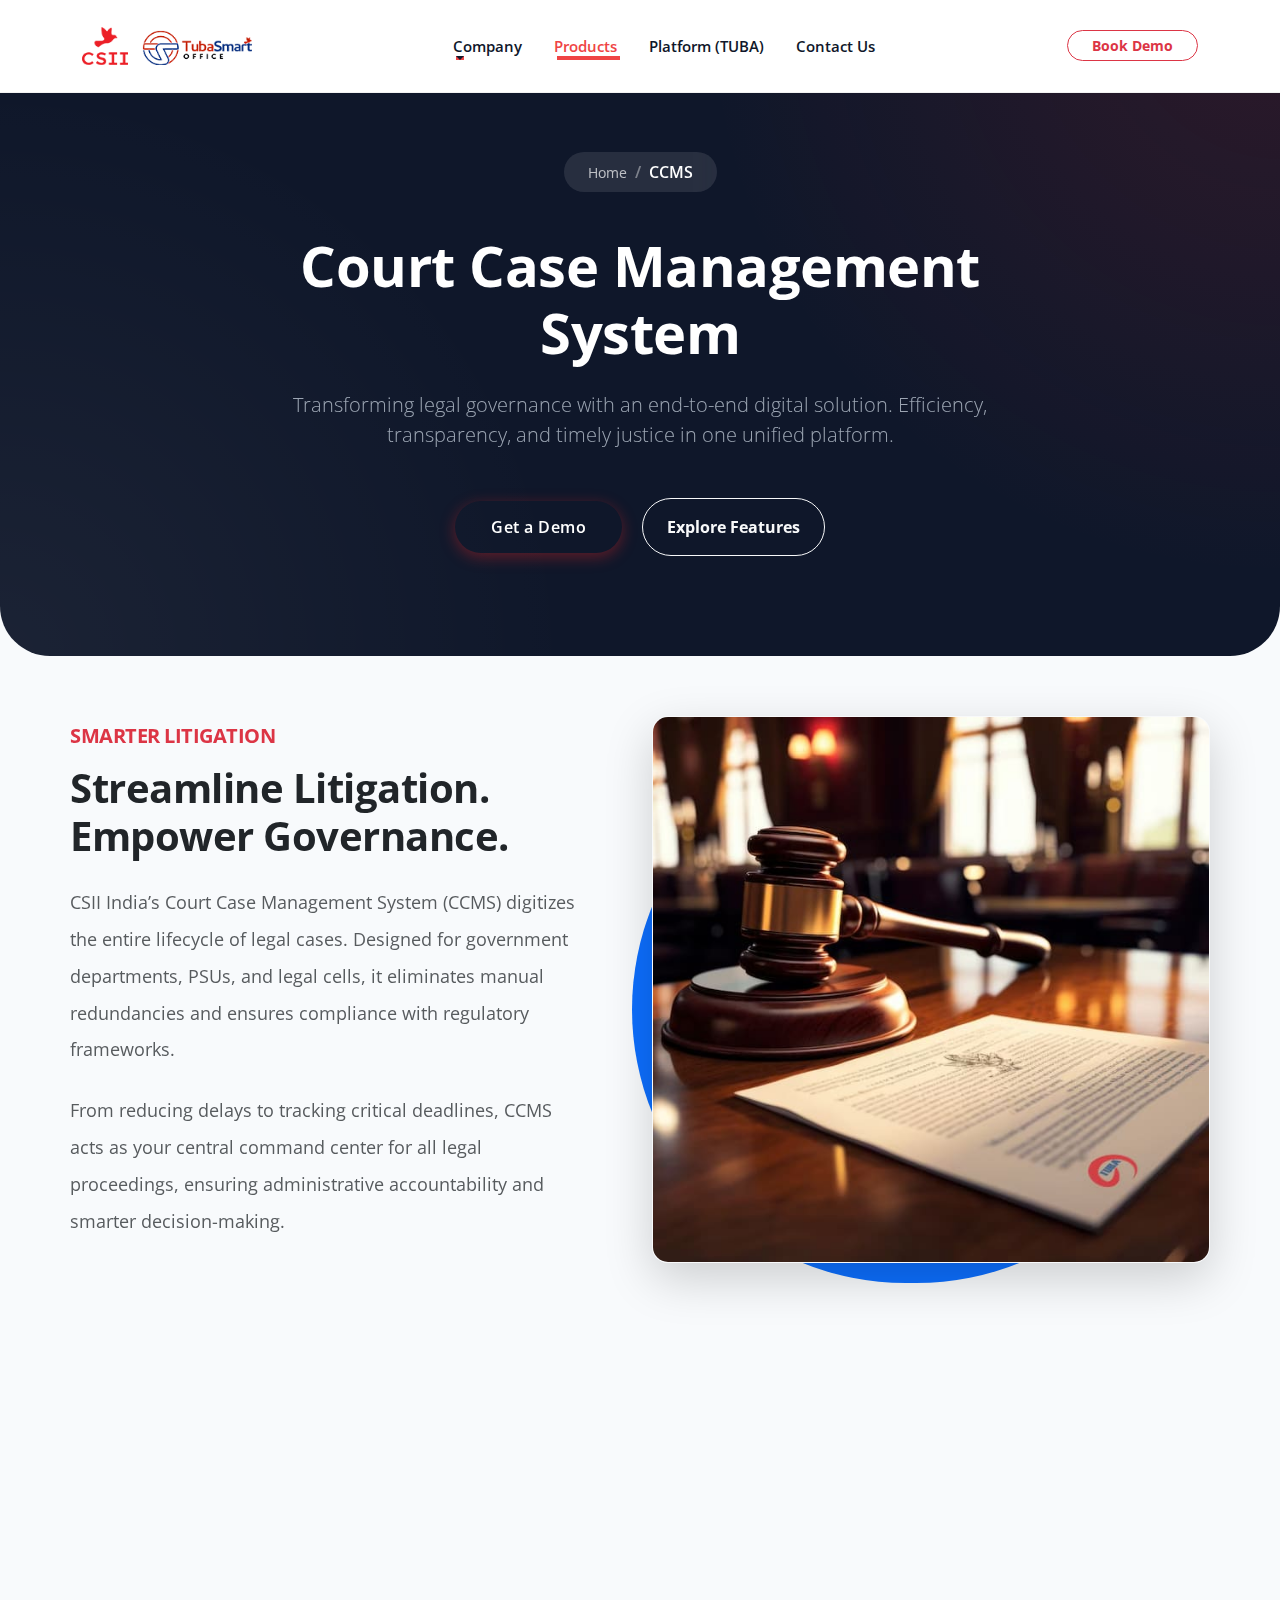
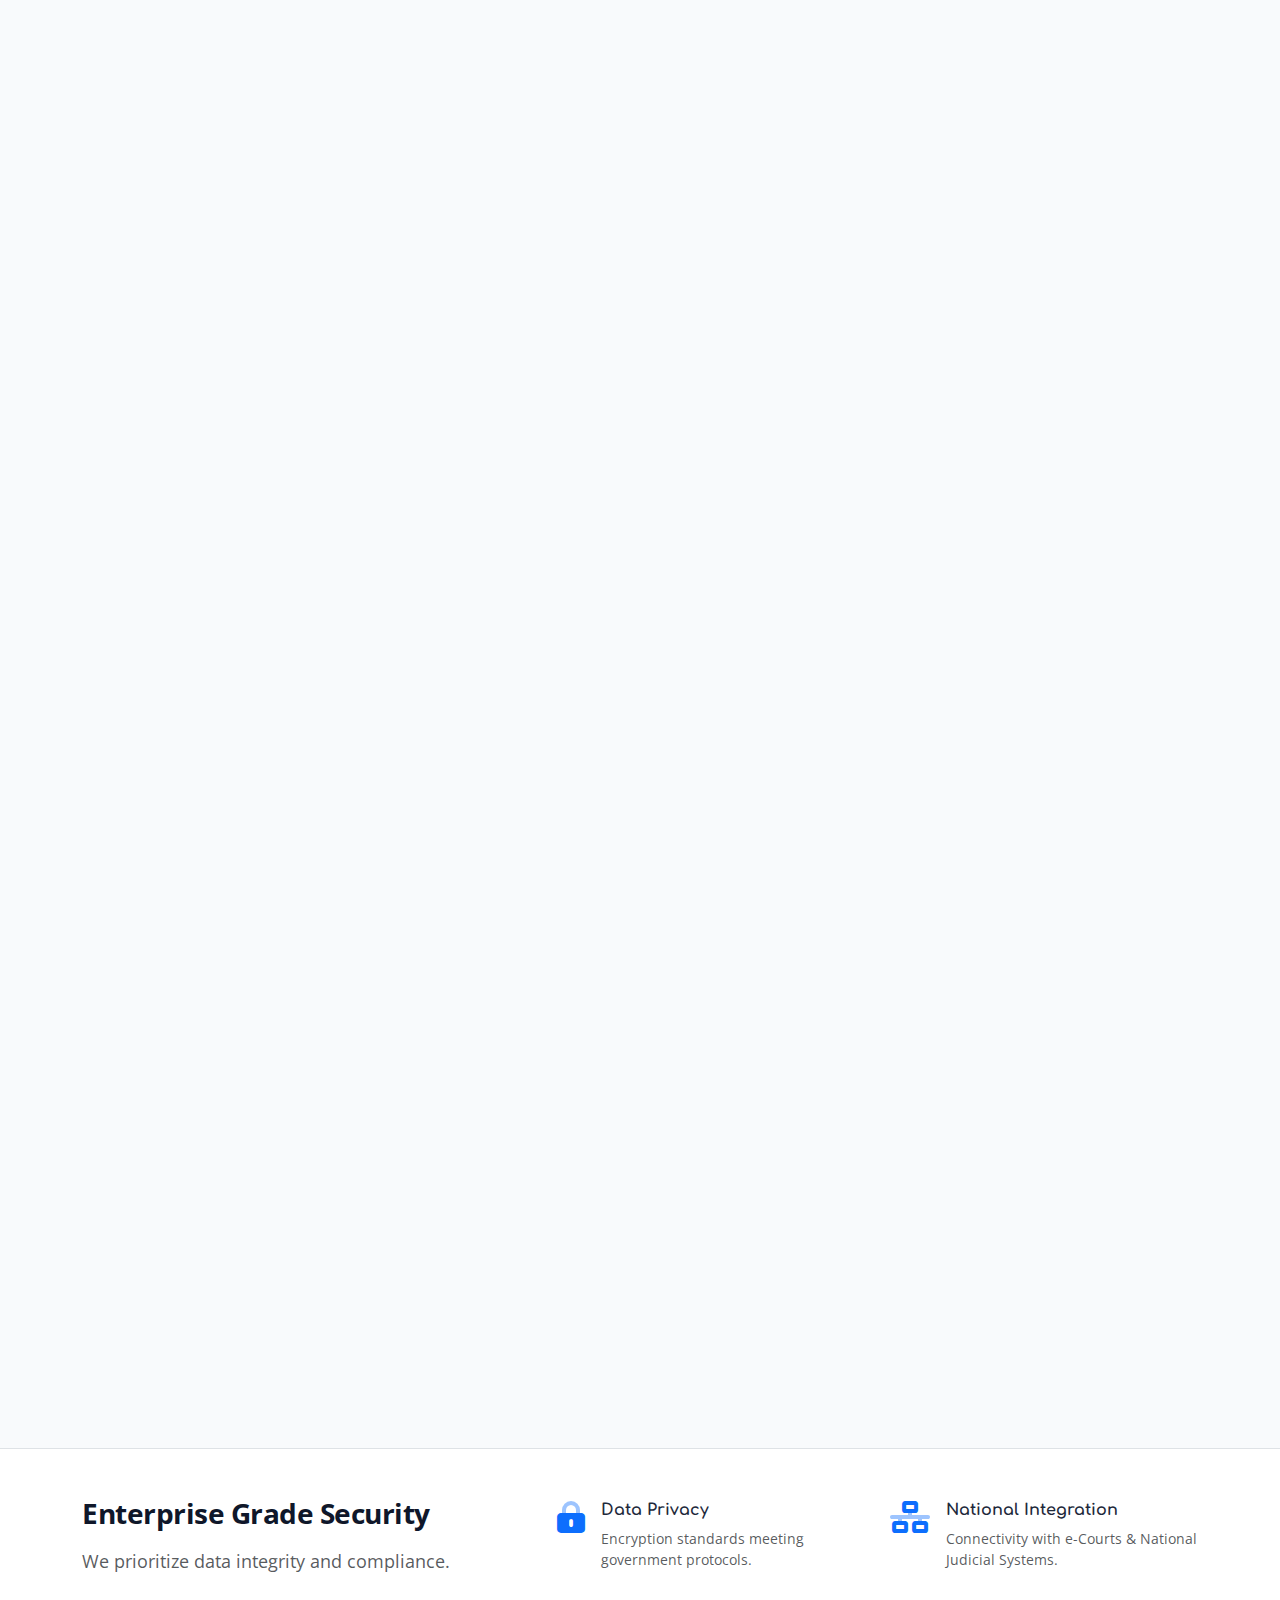
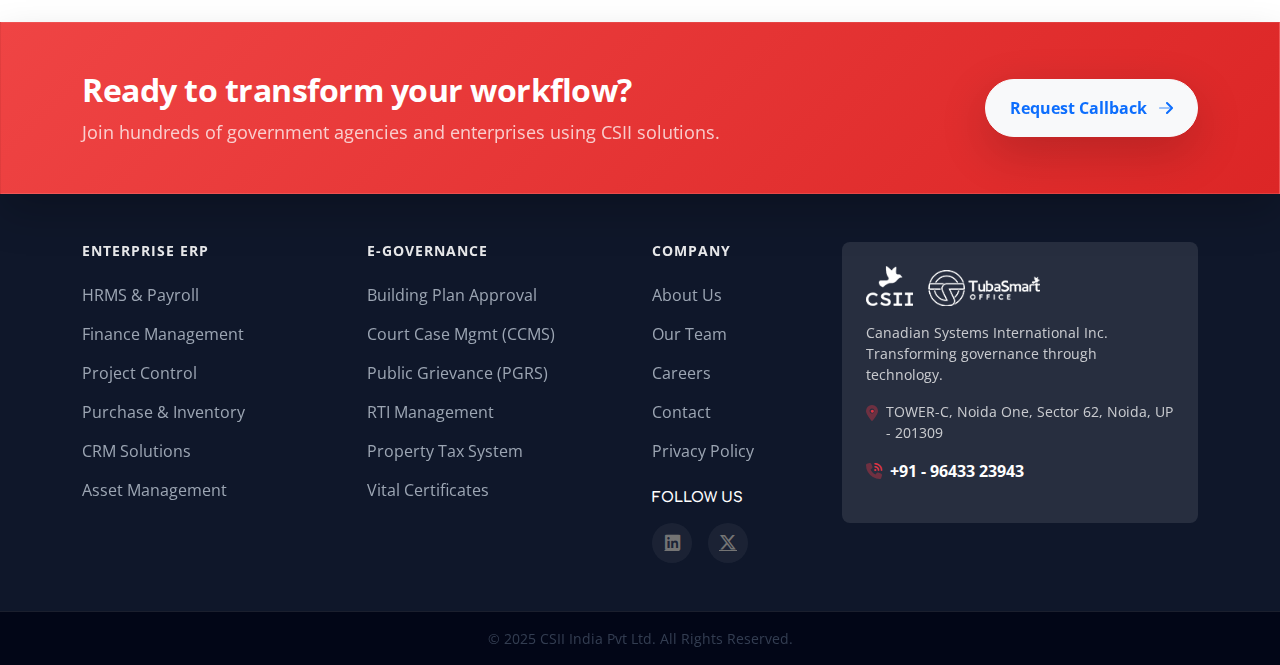
<file: ccms.html>
<!doctype html>
<html lang="en">

<head>
  <!-- Google tag (gtag.js) -->
  <script async src="https://www.googletagmanager.com/gtag/js?id=G-VN6RC8JM6C"></script>
  <script>
    window.dataLayer = window.dataLayer || [];
    function gtag() { dataLayer.push(arguments); }
    gtag('js', new Date());

    gtag('config', 'G-VN6RC8JM6C');
  </script>

  <meta charset="utf-8">
  <meta http-equiv="X-UA-Compatible" content="IE=edge">
  <meta name="viewport" content="width=device-width, initial-scale=1">

  <link rel="shortcut icon" href="images/favicon/favicon.ico" type="image/x-icon">

  <title>CCMS - Court Case Management System | CSII India</title>
  <meta name="description"
    content="CSII India's Court Case Management System (CCMS) - An Enterprise ERP solution for end-to-end digital handling of legal cases, transparency, and timely justice delivery." />
  <link rel="canonical" href="https://csii.in/ccms.html" />

  <!-- Fonts -->
  <link rel="preconnect" href="https://fonts.googleapis.com">
  <link rel="preconnect" href="https://fonts.gstatic.com" crossorigin>
  <link
    href="https://fonts.googleapis.com/css2?family=Comfortaa:wght@300..700&family=Open+Sans:ital,wght@0,300..800;1,300..800&display=swap"
    rel="stylesheet">

  <!-- CSS -->
  <link rel="stylesheet" href="font-awesome-6.6.0-pro/all.css">
  <link rel="stylesheet" href="css/aos.css">
  <link rel="stylesheet" href="css/animate.css">
  <link rel="stylesheet" href="css/hover-min.css">
  <link rel="stylesheet" href="css/material-color.css">
  <link rel="stylesheet" href="css/bootstrap.min.css">
  <link rel="stylesheet" href="css/style_csii.css"> <!-- Includes new premium styles -->

  <script src="js/jquery-3.6.3.min.js" type="text/javascript"></script>
  <script src="js/header.js" type="text/javascript" defer></script>
  <script src="js/footer.js" type="text/javascript" defer></script>
</head>

<body>

  <!-- Header Component -->
  <header-js></header-js>

  <!-- Premium Hero Section -->
  <section class="premium-hero">
    <div class="container">
      <div class="row align-items-center">
        <div class="col-lg-8 mx-auto text-center" data-aos="fade-up" data-aos-duration="1000">
          <!-- Breadcrumb inside Hero -->
          <nav aria-label="breadcrumb">
            <ol class="breadcrumb breadcrumb-glass">
              <li class="breadcrumb-item"><a href="index.html">Home</a></li>
              <li class="breadcrumb-item active" aria-current="page">CCMS</li>
            </ol>
          </nav>

          <h1 class="display-3 fw-bold mt-4">Court Case Management System</h1>
          <p class="lead fw-light mt-3 mx-auto opacity-75">
            Transforming legal governance with an end-to-end digital solution.
            Efficiency, transparency, and timely justice in one unified platform.
          </p>

          <div class="mt-5">
            <button class="btn btn-glow-primary hvr-float-shadow me-3" data-bs-toggle="modal"
              data-bs-target="#callback">Get a Demo</button>
            <a href="#features" class="btn btn-outline-light rounded-pill px-4 py-3 fw-bold">Explore Features</a>
          </div>
        </div>
      </div>
    </div>
  </section>

  <!-- Overview Section -->
  <div class="container section-spacer pt-0">
    <div class="row align-items-center">
      <div class="col-lg-6 mb-5 mb-lg-0" data-aos="fade-right" data-aos-duration="1200">
        <div class="pe-lg-5">
          <h5 class="text-uppercase text-danger fw-bold letter-spacing-2 mb-3">Smarter Litigation</h5>
          <h2 class="mb-4 fw-bold text-dark display-6">Streamline Litigation. <br>Empower Governance.</h2>
          <p class="text-muted lh-lg mb-4">
            CSII India’s Court Case Management System (CCMS) digitizes the entire lifecycle of legal cases.
            Designed for government departments, PSUs, and legal cells, it eliminates manual redundancies and ensures
            compliance with regulatory frameworks.
          </p>
          <p class="text-muted lh-lg">
            From reducing delays to tracking critical deadlines, CCMS acts as your central command center
            for all legal proceedings, ensuring administrative accountability and smarter decision-making.
          </p>
        </div>
      </div>
      <div class="col-lg-6" data-aos="fade-left" data-aos-duration="1200">
        <div class="position-relative">
          <div class="position-absolute top-0 start-0 w-100 h-100 bg-primary opacity-10 rounded-pill filter-blur"
            style="transform: translate(-20px, 20px); z-index: -1;"></div>
          <img src="images/ccms.jpg" alt="CCMS Dashboard Preview"
            class="img-fluid rounded-4 shadow-lg border border-light">
        </div>
      </div>
    </div>
  </div>

  <!-- Advantages & Separators Grid -->
  <section class="bg-subtle section-spacer">
    <div class="container">
      <div class="row g-5">
        <!-- Left Column: Advantages -->
        <div class="col-md-6" data-aos="fade-up" data-aos-delay="100">
          <div class="bg-white p-5 rounded-4 shadow-hover h-100">
            <div class="d-flex align-items-center mb-4">
              <div class="icon-box-modern mb-0 me-3 bg-red-50 text-danger">
                <i class="fa-light fa-shield-check fa-lg"></i>
              </div>
              <h3 class="h4 fw-bold mb-0">Why Choose CCMS?</h3>
            </div>
            <ul class="check-list-modern mt-4">
              <li>Centralized Case Repository</li>
              <li>Automated Hearing Alerts & Scheduling</li>
              <li>Seamless Advocate & Dept. Mapping</li>
              <li>Secure Document Management (DMS)</li>
              <li>Real-Time Tracking & Analytics</li>
              <li>Government-Grade Security Compliance</li>
            </ul>
          </div>
        </div>

        <!-- Right Column: The CSII Edge -->
        <div class="col-md-6" data-aos="fade-up" data-aos-delay="200">
          <div class="bg-primary text-white p-5 rounded-4 shadow-hover h-100 position-relative overflow-hidden">
            <!-- Abstract BG shape -->
            <div class="position-absolute top-0 end-0 opacity-10 p-5">
              <i class="fa-duotone fa-gavel fa-10x"></i>
            </div>

            <div class="position-relative z-index-1">
              <h3 class="h4 fw-bold mb-4 text-white">The CSII Advantage</h3>
              <p class="opacity-75 mb-4">We go beyond simple record-keeping. Our system is an intelligent partner in
                your legal journey.</p>

              <ul class="list-unstyled">
                <li class="d-flex mb-3 align-items-start">
                  <i class="fa-solid fa-arrow-right text-danger mt-1 me-3"></i>
                  <span>Drastically reduced litigation costs</span>
                </li>
                <li class="d-flex mb-3 align-items-start">
                  <i class="fa-solid fa-arrow-right text-danger mt-1 me-3"></i>
                  <span>Integrated knowledge base for precedents</span>
                </li>
                <li class="d-flex mb-3 align-items-start">
                  <i class="fa-solid fa-arrow-right text-danger mt-1 me-3"></i>
                  <span>Proactive monitoring of high-stake cases</span>
                </li>
                <li class="d-flex mb-3 align-items-start">
                  <i class="fa-solid fa-arrow-right text-danger mt-1 me-3"></i>
                  <span>Cross-departmental coordination bridge</span>
                </li>
              </ul>
            </div>
          </div>
        </div>
      </div>
    </div>
  </section>

  <!-- Key Features Grid -->
  <section id="features" class="section-spacer">
    <div class="container">
      <div class="text-center mb-5" data-aos="fade-up">
        <h5 class="text-uppercase text-danger fw-bold letter-spacing-2">Capabilities</h5>
        <h2 class="display-6 fw-bold">Powerful Features</h2>
        <p class="text-muted mx-auto" style="max-width: 600px;">
          A comprehensive suite of tools designed to handle every aspect of the court case lifecycle.
        </p>
      </div>

      <div class="row g-4 row-cols-1 row-cols-md-2 row-cols-lg-4">

        <!-- Feature 1 -->
        <div class="col" data-aos="fade-up" data-aos-delay="100">
          <div class="feature-card-2">
            <div class="icon-box-modern">
              <img src="images/icons/newspaper.png" alt="Filing Icon">
            </div>
            <h5 class="fw-bold text-dark">Digital Filing</h5>
            <p class="text-muted small mb-0">Seamless digital submission and registration of new cases for staff and
              advocates.</p>
          </div>
        </div>

        <!-- Feature 2 -->
        <div class="col" data-aos="fade-up" data-aos-delay="150">
          <div class="feature-card-2">
            <div class="icon-box-modern">
              <img src="images/icons/task-checklist.png" alt="Checklist Icon">
            </div>
            <h5 class="fw-bold text-dark">Automated Indexing</h5>
            <p class="text-muted small mb-0">Unique IDs, auto-docketing, and smart classification based on hierarchy.
            </p>
          </div>
        </div>

        <!-- Feature 3 -->
        <div class="col" data-aos="fade-up" data-aos-delay="200">
          <div class="feature-card-2">
            <div class="icon-box-modern">
              <img src="images/icons/planning-scheduling.png" alt="Schedule Icon">
            </div>
            <h5 class="fw-bold text-dark">Smart Scheduling</h5>
            <p class="text-muted small mb-0">Calendar management with judge availability and courtroom allocation.</p>
          </div>
        </div>

        <!-- Feature 4 -->
        <div class="col" data-aos="fade-up" data-aos-delay="250">
          <div class="feature-card-2">
            <div class="icon-box-modern">
              <img src="images/icons/information.png" alt="DMS Icon">
            </div>
            <h5 class="fw-bold text-dark">Secure DMS</h5>
            <p class="text-muted small mb-0">Encrypted storage and retrieval for affidavits, evidences, and case files.
            </p>
          </div>
        </div>

        <!-- Feature 5 -->
        <div class="col" data-aos="fade-up" data-aos-delay="300">
          <div class="feature-card-2">
            <div class="icon-box-modern">
              <img src="images/icons/file-status.png" alt="Workflow Icon">
            </div>
            <h5 class="fw-bold text-dark">Workflow Automation</h5>
            <p class="text-muted small mb-0">Track lifecycle stages from filing, hearing, orders to final closure.</p>
          </div>
        </div>

        <!-- Feature 6 -->
        <div class="col" data-aos="fade-up" data-aos-delay="350">
          <div class="feature-card-2">
            <div class="icon-box-modern">
              <img src="images/icons/dashboard.png" alt="Dashboard Icon">
            </div>
            <h5 class="fw-bold text-dark">Role-Based Dashboards</h5>
            <p class="text-muted small mb-0">Specific interfaces for Judges, Clerks, and Lawyers for quick access.</p>
          </div>
        </div>

        <!-- Feature 7 -->
        <div class="col" data-aos="fade-up" data-aos-delay="400">
          <div class="feature-card-2">
            <div class="icon-box-modern">
              <img src="images/icons/email-notification.png" alt="Notify Icon">
            </div>
            <h5 class="fw-bold text-dark">e-Notices & Summons</h5>
            <p class="text-muted small mb-0">Instant delivery of court orders and summons via Email and SMS.</p>
          </div>
        </div>

        <!-- Feature 8 -->
        <div class="col" data-aos="fade-up" data-aos-delay="450">
          <div class="feature-card-2">
            <div class="icon-box-modern">
              <img src="images/icons/analytics-reporting.png" alt="Analytics Icon">
            </div>
            <h5 class="fw-bold text-dark">Analytics Engine</h5>
            <p class="text-muted small mb-0">Real-time reports on pendency, disposal rates, and performance.</p>
          </div>
        </div>
      </div>
    </div>
  </section>

  <!-- Bottom Info (Compliance) -->
  <section class="bg-white py-5 border-top">
    <div class="container">
      <div class="row align-items-center">
        <div class="col-md-5 text-center text-md-start mb-4 mb-md-0">
          <h3 class="fw-bold mb-3">Enterprise Grade Security</h3>
          <p class="text-muted mb-0">We prioritize data integrity and compliance.</p>
        </div>
        <div class="col-md-7">
          <div class="row g-4">
            <div class="col-sm-6">
              <div class="d-flex align-items-start">
                <i class="fa-duotone fa-lock-keyhole fa-2x text-primary me-3"></i>
                <div>
                  <h6 class="fw-bold">Data Privacy</h6>
                  <p class="small text-muted mb-0">Encryption standards meeting government protocols.</p>
                </div>
              </div>
            </div>
            <div class="col-sm-6">
              <div class="d-flex align-items-start">
                <i class="fa-duotone fa-network-wired fa-2x text-primary me-3"></i>
                <div>
                  <h6 class="fw-bold">National Integration</h6>
                  <p class="small text-muted mb-0">Connectivity with e-Courts & National Judicial Systems.</p>
                </div>
              </div>
            </div>
          </div>
        </div>
      </div>
    </div>
  </section>

  <!-- Footer Component -->
  <footer-js></footer-js>

  <!-- Scripts -->
  <script src="js/bootstrap.bundle.min.js"></script>
  <script src="js/aos.js"></script>
  <script src="js/custom.js"></script>
</body>

</html>
</file>
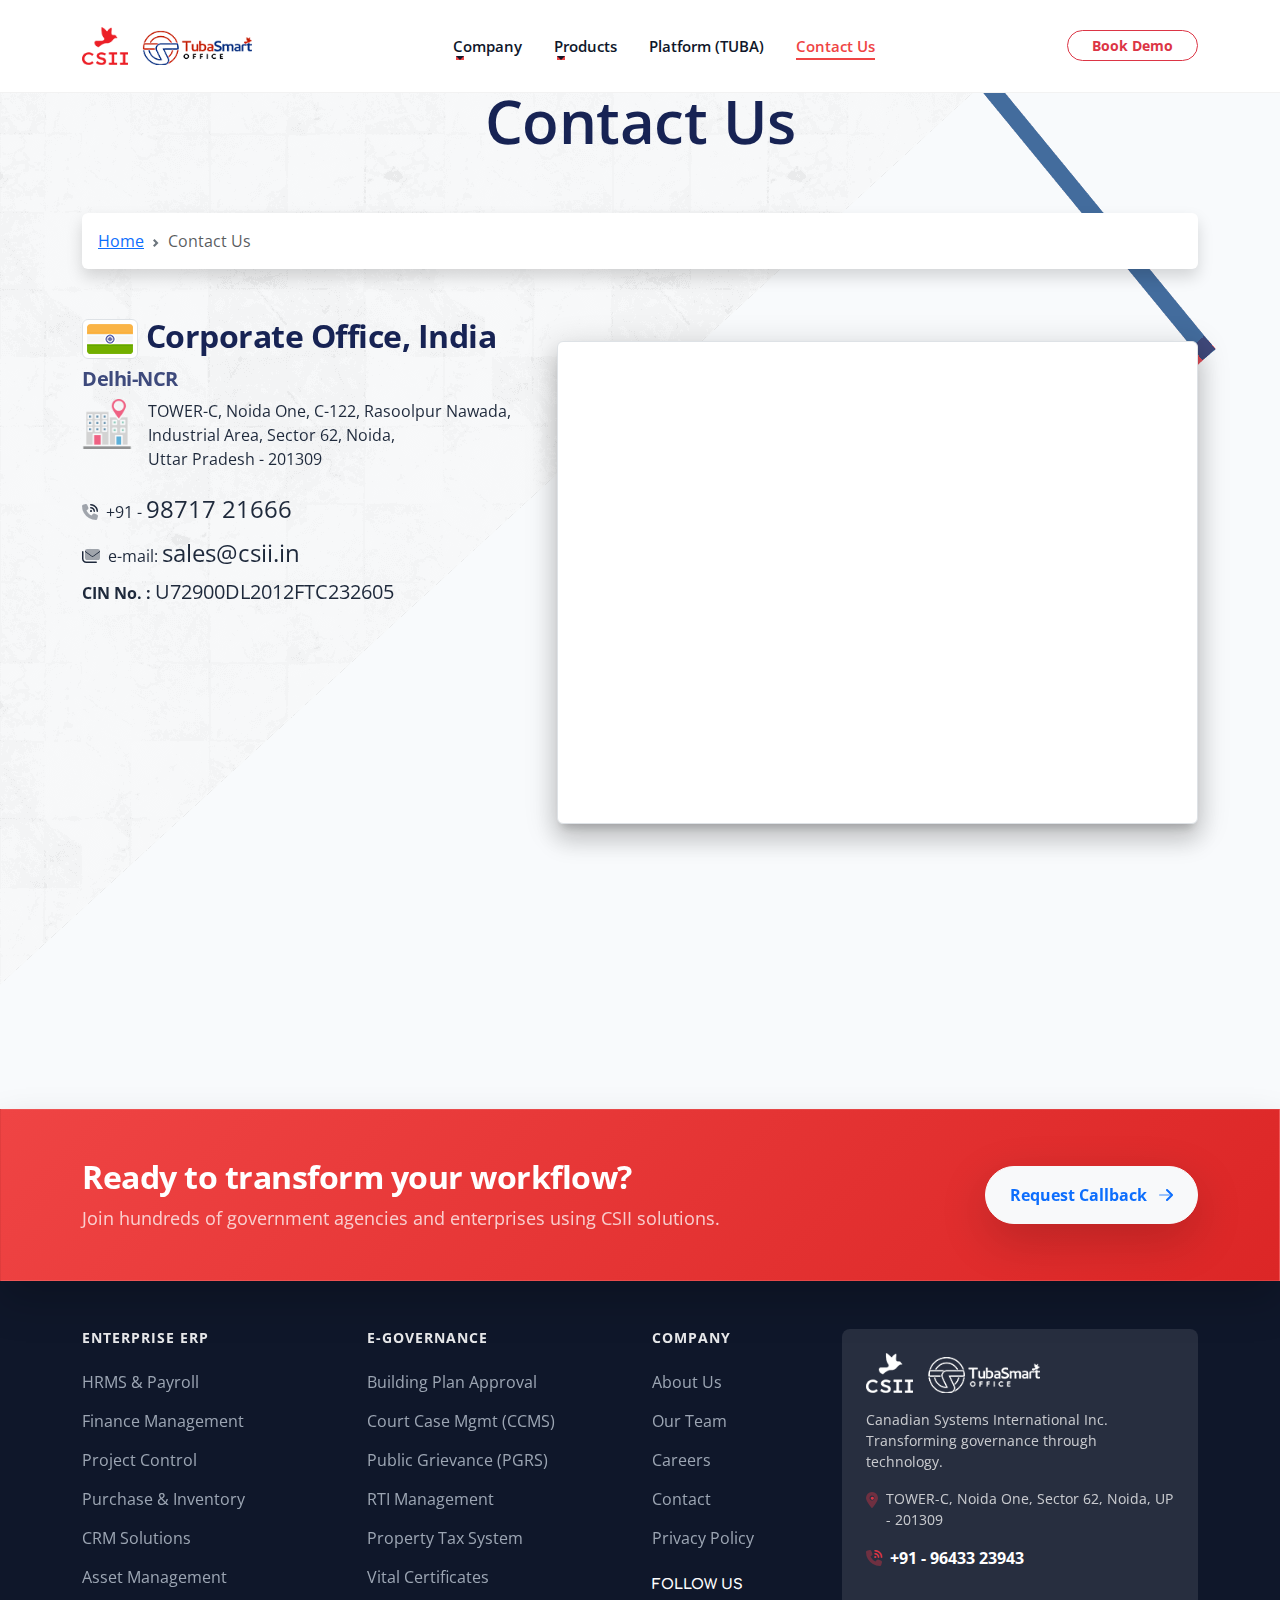
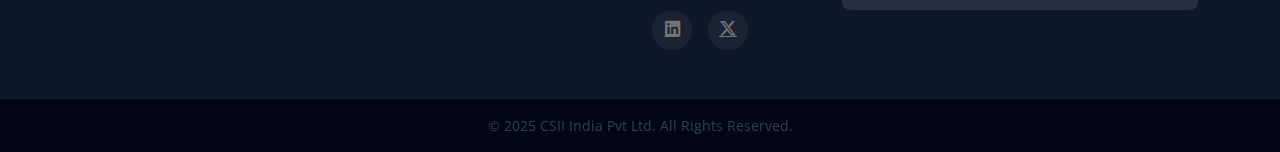
<file: contact-us.html>
<!doctype html>
<html lang="en">
  <head>
    <!-- Google tag (gtag.js) -->
    <script async src="https://www.googletagmanager.com/gtag/js?id=G-VN6RC8JM6C"></script>
    <script>
      window.dataLayer = window.dataLayer || [];
      function gtag(){dataLayer.push(arguments);}
      gtag('js', new Date());

      gtag('config', 'G-VN6RC8JM6C');
    </script>
    
    <!-- Required meta tags -->
    <meta charset="utf-8">
    <meta http-equiv="X-UA-Compatible" content="IE=edge">
    <meta name="viewport" content="width=device-width, initial-scale=1">
    
    <link rel="shortcut icon" href="images/favicon/favicon.ico" type="image/x-icon">
    
  
    <title>CSII INDIA | Canadian Systems International Inc India | Customized ERP, IT Services , Payroll Solutions | ERP Software Development Company</title>
    <meta name="author" content="CSII INDIA - www.csii.in">

    <meta name="description" content="CSII stands for Canadian Systems International INC. Zero Code Lead to Zero defect, CSII India provides hundreds of governments projects with TUBA Platform, Our industry-leading govtech platform, to help them deliver outstanding services to citizens, increase revenue, optimize their mobile workforce, and build smart communities." />	
    
    <link rel="canonical" href="https://csii.in/" />
    <meta property="og:locale" content="en_US" />
    <meta property="og:type" content="website" />
    <meta property="og:title" content="CSII INDIA | Canadian Systems International Inc India" />
    <meta property="og:description" content="CSII India Pvt. Ltd. provides hundreds of governments projects with TUBA Platform, Our industry-leading govtech platform, to help them deliver outstanding services to citizens, increase revenue, optimize their mobile workforce, and build smart communities." />
    <meta property="og:url" content="https://csii.in/" />
    <meta property="og:site_name" content="CSII INDIA | Canadian Systems International Inc India" />

    <meta name="keywords" content="CSII INDIA: Canadian Systems International Inc India, canadian systems international inc, csii, csi, csi full form, zero code leads to zero defect, csi software, about csii, About CSII, CSII, csii india, csii india pvt. ltd., tuba, total universal business automation, business automation, enterprise platform, smarter government, process automation, canadian systems international inc india, web services, it Company, web design company, java development, angular development, software company noida, software company delhi, software company india,  it company noida, it company delhi, it company india, software company, IT company, csii india, custom software development company, it company in canada, mobile solution, app development csii news, tuba development, csii india pvt ltd, automation, automation testing tools, industrial automation, tubemate, tuba tuba, tuba images, tuba meaning, tuba platform, tuba sound, csii tuba, tuba backend, web design, web developer, web services tutorial, website services, w3schools web services, w3schools, HTML, CSS, JavaScript, DOM, jQuery,PHP, SQL, XML, Python, Bootstrap, Web, W3CSS, W3C, tutorials, programming, development, training, learning, quiz, primer, lessons, reference, examples, source code,  demos, tips, w3c, canadian company, best web design company, best web development company, mnc company, mnc, mnc company india, mnc company canada, business solution, digital solution, government web services, indian government, Best Cloud ERP Software, ERP software company, ERP software company in India, ERP companies in India, ERP software for manufacturing, ERP system software, ERP system, ERP software systems, ERP accounting software, ERP software in India, best ERP software in India, ERP software solutions, Enterprise resource planning software, mnc company, hrms, finance, fms, file management erp, plms, pims, gst, api, real estate app, mobile app">
    <meta name="rights" content="." />
    <meta property="og:description" content="TUBA - Permitting and Compliance, Licensing and Freedom of Information Platform Leader for Government and Regulatory Agencies of all sizes."/>
    
    <meta name="twitter:card" content="summary" />  
    <meta name="twitter:title" content="Digital Transformation Services, Enterprise Application, Permitting and Compliance, Licensing and Freedom of Information Platform Leader for Government and Regulatory Agencies of all sizes - CSII INDIA" />
    <meta name="twitter:description" content="CSII INDIA delivers Permitting and Compliance, Licensing and Freedom of Information Platform Leader for Government and Regulatory Agencies of all sizes. Contact us now" />
    <meta name="twitter:site" content="@csiiIndiaPvtLtd" />
    <meta name="twitter:image" content="https://csii.in/" />
    <meta name="twitter:creator" content="@csiiIndiaPvtLtd" />
    <link rel="shortlink" href="https://csii.in/" />

    <!-- fonts css -->
    <link rel="preconnect" href="https://fonts.googleapis.com">
    <link rel="preconnect" href="https://fonts.gstatic.com" crossorigin>
    <link href="https://fonts.googleapis.com/css2?family=Comfortaa:wght@300..700&family=Open+Sans:ital,wght@0,300..800;1,300..800&display=swap" rel="stylesheet">

        
   
    <link rel="stylesheet" href="font-awesome-6.6.0-pro/all.css"> <!-- Font Awesome Free 6.2.1 pro -->
        
    <!-- effect CSS -->
    <link rel="stylesheet" href="css/aos.css">  <!-- on scroll animation-->
    <link rel="stylesheet" href="css/animate.css">  <!-- Animate css-->
    <link rel="stylesheet" href="css/hover-min.css"> <!-- hover Animation -->
    
    <!-- stylesheet -->
    <link rel="stylesheet" href="css/material-color.css">
    <link rel="stylesheet" href="css/bootstrap.min.css">
    <link rel="stylesheet" href="css/style_csii.css"> <!-- Custom Design css -->
   
    <script src="js/jquery-3.6.3.min.js" type="text/javascript"></script>
    
    <script src="js/header.js" type="text/javascript" defer></script>
    <script src="js/footer.js" type="text/javascript" defer></script>
  </head>
  <body>    
    <div class="bg-top">
      <header-js></header-js>   

      <div class="container">
        <div class="banner-heading text-center mt-85 pb-5">
          <h1 class="heading-1">Contact Us</h1>
          <h5 class="sub-heading-color fw-bold"> </h5>
        </div>
        <div class="shadow flex justify-center p-3 white rounded-2">
          <nav style="--bs-breadcrumb-divider: url(&#34;data:image/svg+xml,%3Csvg xmlns='http://www.w3.org/2000/svg' width='8' height='8'%3E%3Cpath d='M2.5 0L1 1.5 3.5 4 1 6.5 2.5 8l4-4-4-4z' fill='%236c757d'/%3E%3C/svg%3E&#34;);" aria-label="breadcrumb">
            <ol class="breadcrumb mb-0">
              <li class="breadcrumb-item"><a href="index.html">Home</a></li>
              <li class="breadcrumb-item active" aria-current="page">Contact Us</li>
            </ol>
          </nav>
        </div>
      </div>

      <section class="mt-5">
        <div class="container">
          <div class="row">
            <div class="col-md mb-4 line-height-1-8" data-aos="fade-down-right" data-aos-duration="900">
              <h2 class="heading-color"> <img src="images/flag/india.png" alt="in flag" class="img-fluid img-thumbnail"> Corporate Office, India </h2>
              <h5 class="sub-heading-color fw-bold">Delhi-NCR</h5>
              <div class="d-flex">
                <div class="flex-shrink-0">
                  <img src="images/icons/location (1).png" alt="icon" class="img-fluid" style="max-width: 50px;">
                </div>
                <div class="flex-grow-1 ms-3">
                  <address class="lh-base">
                    TOWER-C, Noida One, C-122, Rasoolpur Nawada,<br>
                    Industrial Area, Sector 62, Noida, <br>
                    Uttar Pradesh - 201309
                  </address>
                </div>
              </div>

              <div><i class="fa-duotone fa-phone-volume me-1"></i> +91 - <span class="fs-4">98717 21666</span></div>
              <div><i class="fa-duotone fa-envelopes me-1"></i> e-mail: <span class="fs-4">sales&#64;csii.in</span></div>

<!--              <hr>-->

<!--              <h2 class="heading-color"><span>Registered Office</span></h2>-->
<!--              <h5 class="sub-heading-color fw-bold">New Delhi</h5>-->

<!--              <div class="d-flex">-->
<!--                <div class="flex-shrink-0">-->
<!--                  <img src="images/icons/location.png" alt="icon" class="img-fluid mt-2" style="max-width: 50px;">-->
<!--                </div>-->
<!--                <div class="flex-grow-1 ms-3">-->
<!--                  <address>-->
<!--                    VARDHMAN CROWN MALL,<br>-->
<!--                    LSC Plot No-2, Sector 19, Dwarka,<br>-->
<!--                    South West Delhi - 110075-->
<!--                </address>-->
<!--                </div>-->
<!--              </div>-->

<!--              <div><i class="fa-duotone fa-phone-volume me-1"></i> +91 - <span class="fs-4">96433 23943</span></div>-->
<!--              <div><i class="fa-duotone fa-envelopes me-1"></i> e-mail: <span class="fs-4">admin&#64;csii.in</span></div>-->
              <div><b>CIN No. :</b> <span class="fs-5">U72900DL2012FTC232605 </span></div>
            </div>
            <div class="col-md-7 mb-4" data-aos="fade-down-left" data-aos-duration="1200">
              <div class="ratio ratio-4x3 img-thumbnail shadow-16dp mt-4">
                <iframe src="https://www.google.com/maps/embed?pb=!1m18!1m12!1m3!1d2945.21817489537!2d77.36248356072691!3d28.615540400879553!2m3!1f0!2f0!3f0!3m2!1i1024!2i768!4f13.1!3m3!1m2!1s0x390ce54263c0bb39%3A0x4eba0c0d87b6a87f!2sCSII!5e0!3m2!1sen!2sin!4v1658773903322!5m2!1sen!2sin" allowfullscreen="" loading="lazy" referrerpolicy="no-referrer-when-downgrade"></iframe>
              </div>
            </div>
          </div>

          <h2 class="heading-color mb-0 mt-4 fw-bold"  data-aos="fade-right" data-aos-duration="500">Overseas Offices </h2>
          <span class="line-dark" data-aos="fade-right" data-aos-duration="800"></span>

          <div class="row text-center mb-4">
            <div class="col-sm-6 col-md-4 col-lg mt-4" data-aos="fade-up" data-aos-duration="800">
              <div><img src="images/flag/Toronto.png" alt="flag" class="img-fluid mb-2"> <span class="h5 sub-heading-color d-block fw-bold">CSII Toronto, Canada</span> </div>
              <h6 class="line-height-1-5">623 St, Germain Ave, North York, On M5M1X6, Toronto, Canada</h6>
            </div>
            <div class="col-sm-6 col-md-4 col-lg mt-4" data-aos="fade-up" data-aos-duration="1800">
              <div><img src="images/flag/dubai.png" alt="flag" class="img-fluid mb-2"> <span class="h5 sub-heading-color d-block fw-bold">CSII Dubai, UAE</span> </div>
              <h6 class="line-height-1-5">Dubai, United Arab Emirates</h6>
            </div>
            <div class="col-sm-6 col-md-4 col-lg mt-4" data-aos="fade-up" data-aos-duration="1100">
              <div><img src="images/flag/manama.png" alt="flag" class="img-fluid mb-2 shadow-2dp"> <span class="h5 sub-heading-color d-block fw-bold">CSII Manama, Bahrain</span> </div>
              <h6 class="line-height-1-5">BLDG 3232, Road 4654, Block 346, Manama Sea Front, Kingdom Of Bahrain</h6>
            </div>
            <div class="col-sm-6 col-md-4 col-lg mt-4" data-aos="fade-up" data-aos-duration="1700">
              <div><img src="images/flag/dakar.png" alt="flag" class="img-fluid mb-2"> <span class="h5 sub-heading-color d-block fw-bold">CSII Dakar, Senegal</span> </div>
              <h6 class="line-height-1-5">KM 2.5, BCCD, Commune de la Dakar, Senegal</h6>
            </div>

          </div>
        </div>
      </section>

    </div>
    <footer-js></footer-js>
   
    
    <script src="js/bootstrap.bundle.min.js"></script>   
    <script src="js/aos.js"></script> <!--For on scroll Animation-->
    
    <script src="js/custom.js"></script> <!-- Custom JS -->
    
    
  </body>
</html>
</file>
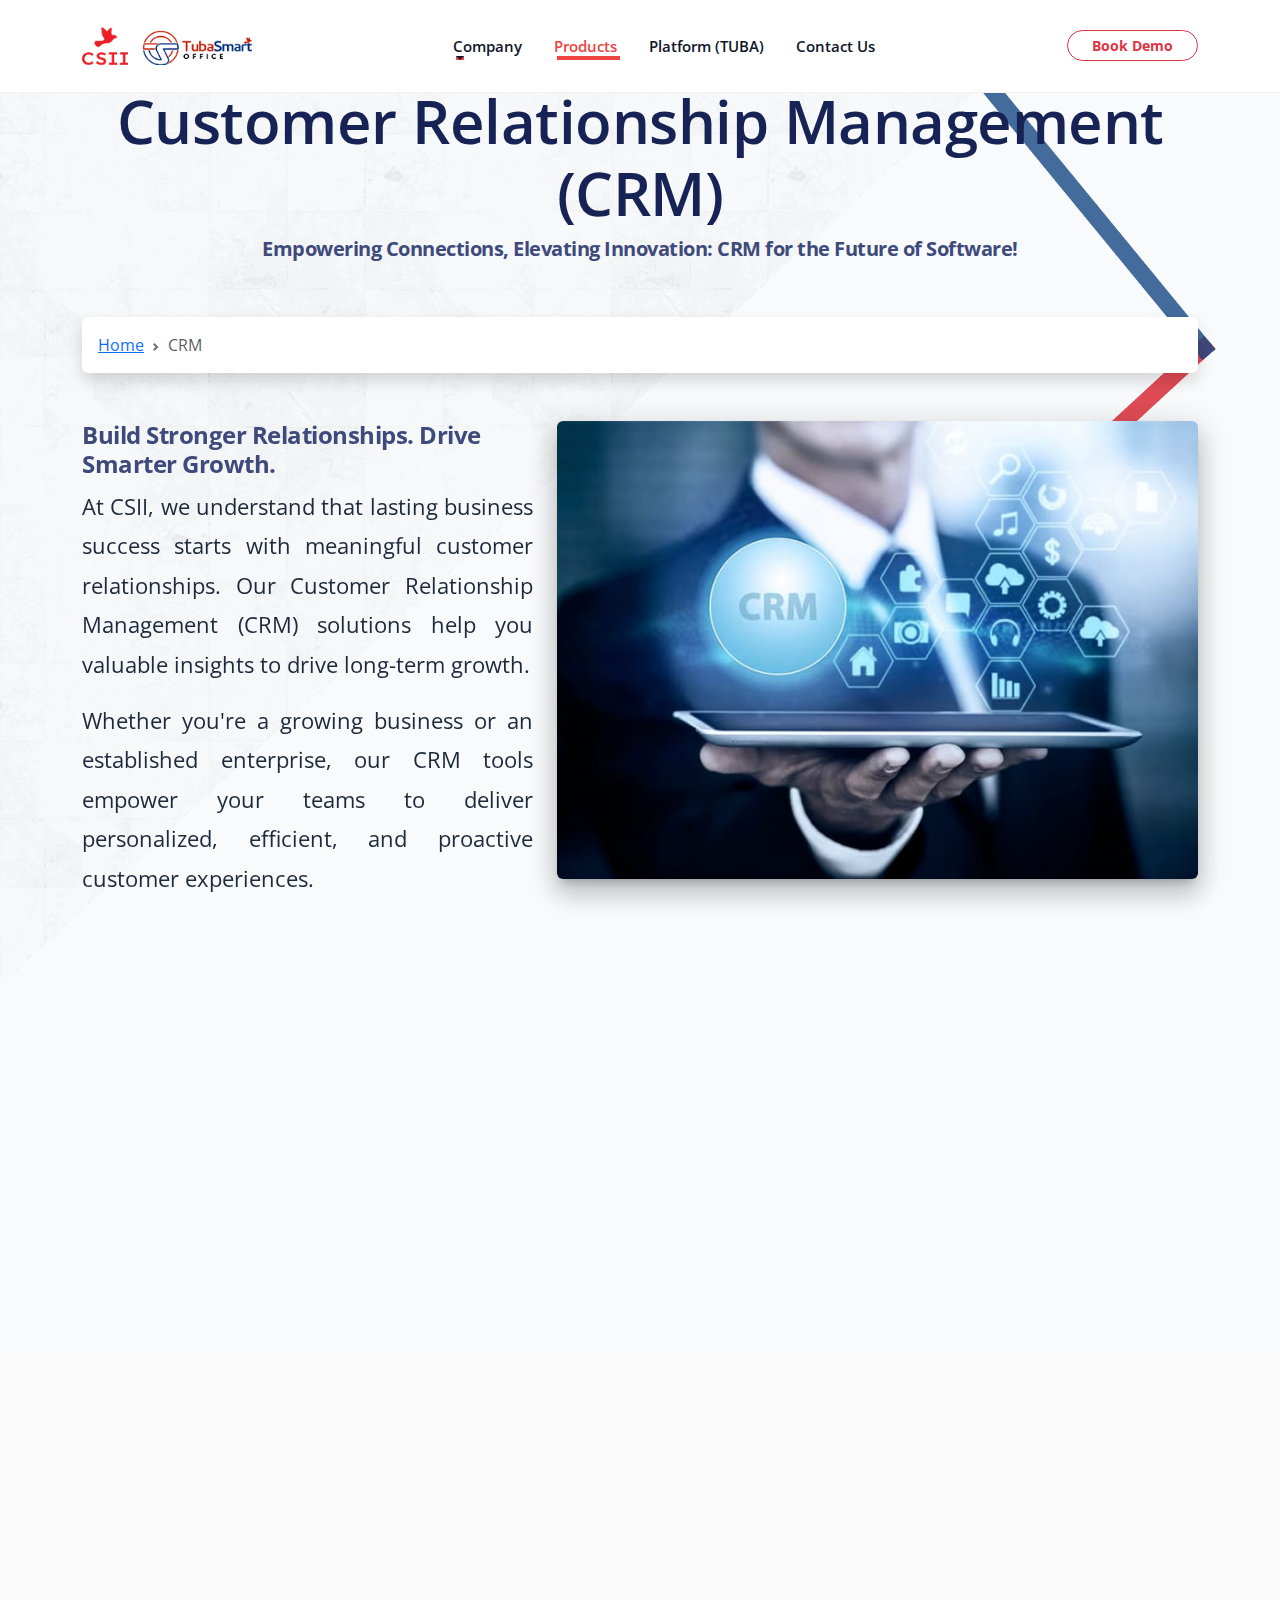
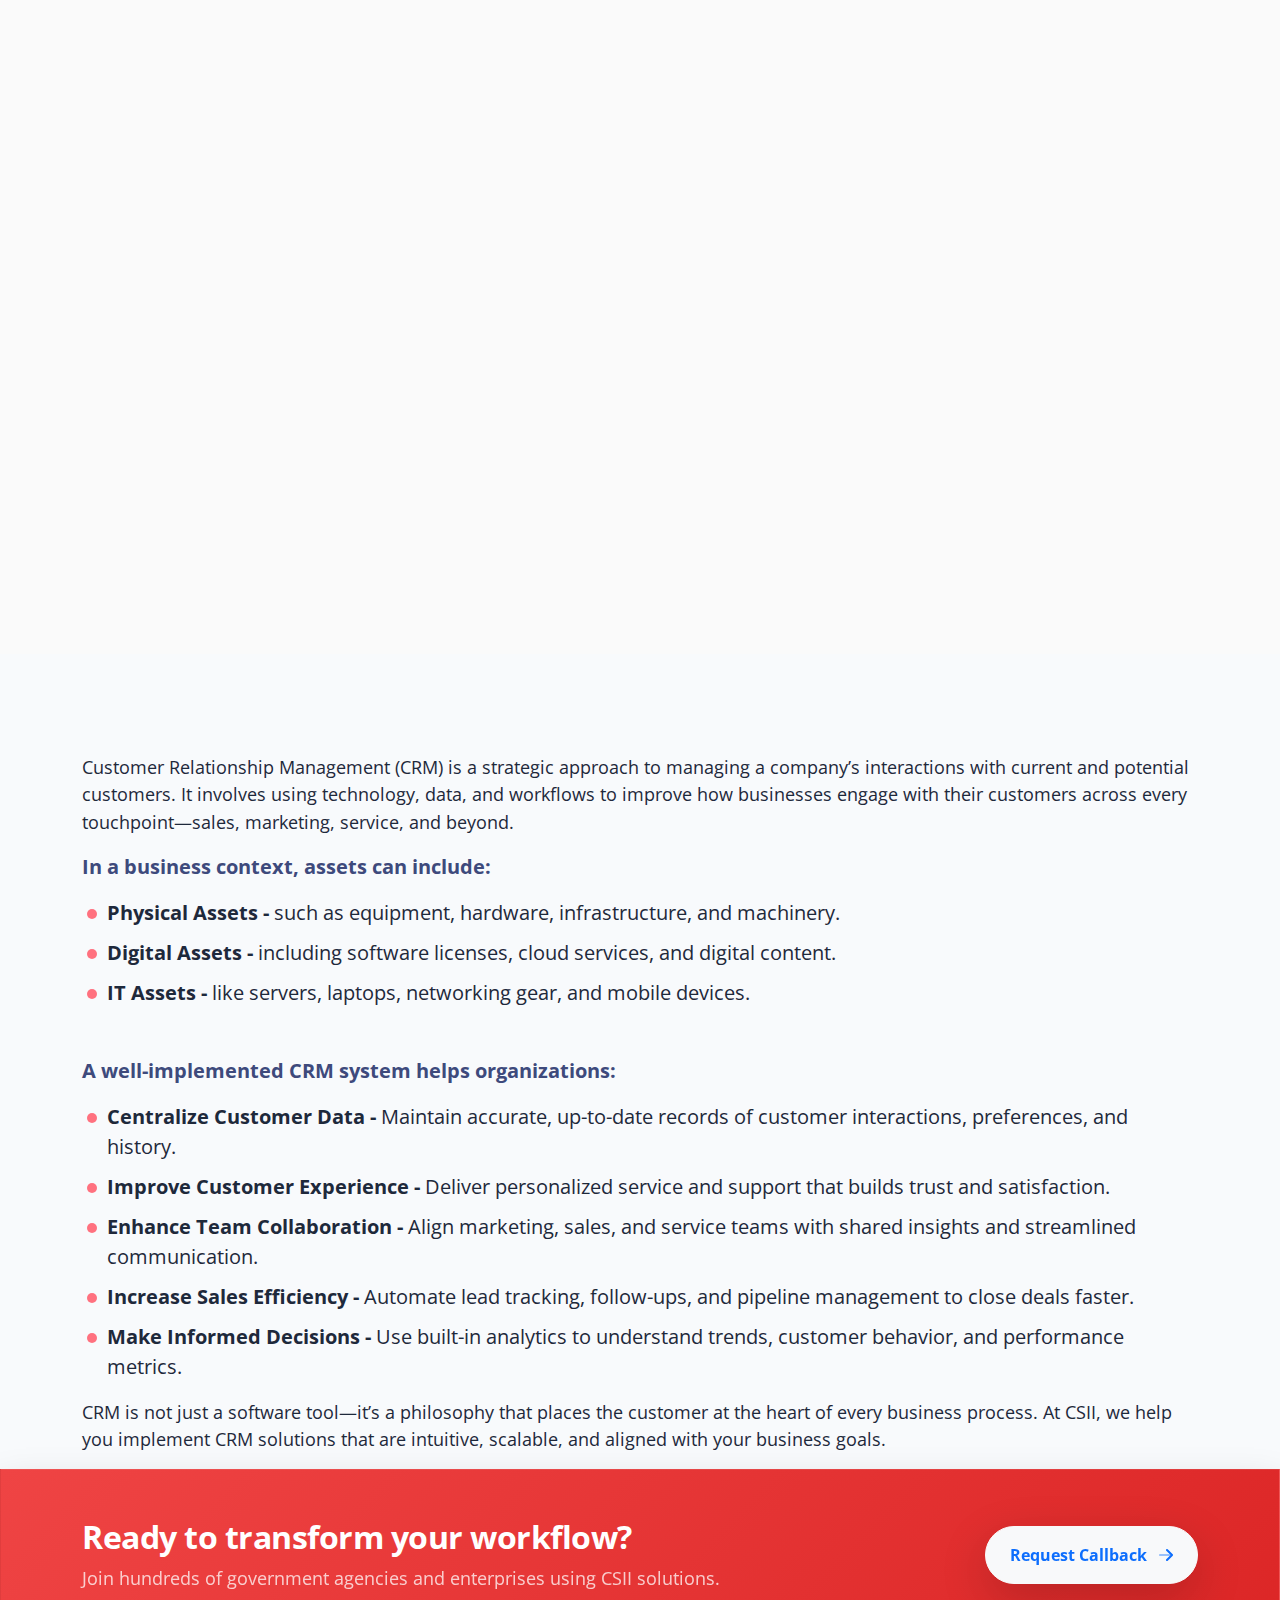
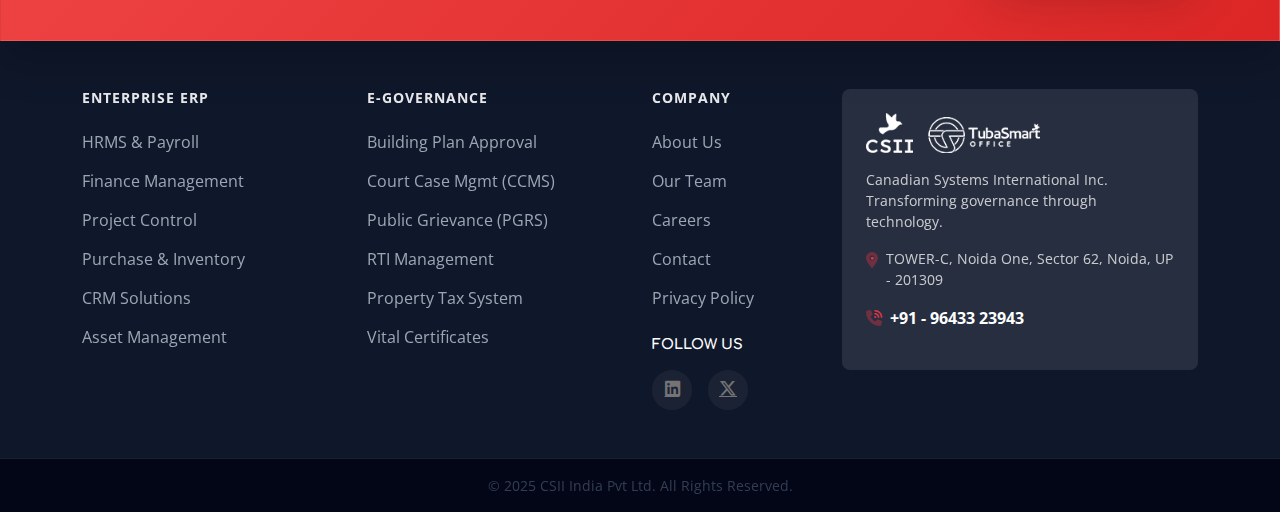
<file: crm.html>
<!doctype html>
<html lang="en">
  <head>
    <!-- Google tag (gtag.js) -->
    <script async src="https://www.googletagmanager.com/gtag/js?id=G-VN6RC8JM6C"></script>
    <script>
      window.dataLayer = window.dataLayer || [];
      function gtag(){dataLayer.push(arguments);}
      gtag('js', new Date());

      gtag('config', 'G-VN6RC8JM6C');
    </script>

    <!-- Required meta tags -->
    <meta charset="utf-8">
    <meta http-equiv="X-UA-Compatible" content="IE=edge">
    <meta name="viewport" content="width=device-width, initial-scale=1">
    
    <link rel="shortcut icon" href="images/favicon/favicon.ico" type="image/x-icon">
  
    <title>CSII INDIA | Canadian Systems International Inc India | Customized ERP, IT Services , Payroll Solutions | ERP Software Development Company</title>
    <meta name="author" content="CSII INDIA - www.csii.in">

    <meta name="description" content="CSII stands for Canadian Systems International INC. Zero Code Lead to Zero defect, CSII India provides hundreds of governments projects with TUBA Platform, Our industry-leading govtech platform, to help them deliver outstanding services to citizens, increase revenue, optimize their mobile workforce, and build smart communities." />	
    
    <link rel="canonical" href="https://csii.in/" />
    <meta property="og:locale" content="en_US" />
    <meta property="og:type" content="website" />
    <meta property="og:title" content="CSII INDIA | Canadian Systems International Inc India" />
    <meta property="og:description" content="CSII India Pvt. Ltd. provides hundreds of governments projects with TUBA Platform, Our industry-leading govtech platform, to help them deliver outstanding services to citizens, increase revenue, optimize their mobile workforce, and build smart communities." />
    <meta property="og:url" content="https://csii.in/" />
    <meta property="og:site_name" content="CSII INDIA | Canadian Systems International Inc India" />

    <meta name="keywords" content="CSII INDIA: Canadian Systems International Inc India, canadian systems international inc, csii, csi, csi full form, zero code leads to zero defect, csi software, about csii, About CSII, CSII, csii india, csii india pvt. ltd., tuba, total universal business automation, business automation, enterprise platform, smarter government, process automation, canadian systems international inc india, web services, it Company, web design company, java development, angular development, software company noida, software company delhi, software company india,  it company noida, it company delhi, it company india, software company, IT company, csii india, custom software development company, it company in canada, mobile solution, app development csii news, tuba development, csii india pvt ltd, automation, automation testing tools, industrial automation, tubemate, tuba tuba, tuba images, tuba meaning, tuba platform, tuba sound, csii tuba, tuba backend, web design, web developer, web services tutorial, website services, w3schools web services, w3schools, HTML, CSS, JavaScript, DOM, jQuery,PHP, SQL, XML, Python, Bootstrap, Web, W3CSS, W3C, tutorials, programming, development, training, learning, quiz, primer, lessons, reference, examples, source code,  demos, tips, w3c, canadian company, best web design company, best web development company, mnc company, mnc, mnc company india, mnc company canada, business solution, digital solution, government web services, indian government, Best Cloud ERP Software, ERP software company, ERP software company in India, ERP companies in India, ERP software for manufacturing, ERP system software, ERP system, ERP software systems, ERP accounting software, ERP software in India, best ERP software in India, ERP software solutions, Enterprise resource planning software, mnc company, hrms, finance, fms, file management erp, plms, pims, gst, api, real estate app, mobile app">
    <meta name="rights" content="." />
    <meta property="og:description" content="TUBA - Permitting and Compliance, Licensing and Freedom of Information Platform Leader for Government and Regulatory Agencies of all sizes."/>
    
    <meta name="twitter:card" content="summary" />  
    <meta name="twitter:title" content="Digital Transformation Services, Enterprise Application, Permitting and Compliance, Licensing and Freedom of Information Platform Leader for Government and Regulatory Agencies of all sizes - CSII INDIA" />
    <meta name="twitter:description" content="CSII INDIA delivers Permitting and Compliance, Licensing and Freedom of Information Platform Leader for Government and Regulatory Agencies of all sizes. Contact us now" />
    <meta name="twitter:site" content="@csiiIndiaPvtLtd" />
    <meta name="twitter:image" content="https://csii.in/" />
    <meta name="twitter:creator" content="@csiiIndiaPvtLtd" />
    <link rel="shortlink" href="https://csii.in/" />

    <!-- fonts css -->
    <link rel="preconnect" href="https://fonts.googleapis.com">
    <link rel="preconnect" href="https://fonts.gstatic.com" crossorigin>
    <link href="https://fonts.googleapis.com/css2?family=Comfortaa:wght@300..700&family=Open+Sans:ital,wght@0,300..800;1,300..800&display=swap" rel="stylesheet">

        
   
    <link rel="stylesheet" href="font-awesome-6.6.0-pro/all.css"> <!-- Font Awesome Free 6.2.1 pro -->
        
    <!-- effect CSS -->
    <link rel="stylesheet" href="css/aos.css">  <!-- on scroll animation-->
    <link rel="stylesheet" href="css/animate.css">  <!-- Animate css-->
    <link rel="stylesheet" href="css/hover-min.css"> <!-- hover Animation -->    

    <!-- stylesheet -->
    <link rel="stylesheet" href="css/material-color.css">
    <link rel="stylesheet" href="css/bootstrap.min.css">
    <link rel="stylesheet" href="css/style_csii.css"> <!-- Custom Design css -->
    
    <script src="js/jquery-3.6.3.min.js" type="text/javascript"></script>
    
    <script src="js/header.js" type="text/javascript" defer></script>
    <script src="js/footer.js" type="text/javascript" defer></script>
  </head>
  <body>    
    <div class="bg-top">
      <header-js></header-js>      
    
      <div class="container">
        <div class="banner-heading text-center mt-85 pb-5">
          <h1 class="heading-1">Customer Relationship Management (CRM) </h1>
          <h5 class="sub-heading-color fw-bold">Empowering Connections, Elevating Innovation: CRM for the Future of Software!</h5>
        </div>
        <div class="shadow flex justify-center p-3 white rounded-2">
          <nav style="--bs-breadcrumb-divider: url(&#34;data:image/svg+xml,%3Csvg xmlns='http://www.w3.org/2000/svg' width='8' height='8'%3E%3Cpath d='M2.5 0L1 1.5 3.5 4 1 6.5 2.5 8l4-4-4-4z' fill='%236c757d'/%3E%3C/svg%3E&#34;);" aria-label="breadcrumb">
            <ol class="breadcrumb mb-0">
              <li class="breadcrumb-item"><a href="index.html">Home</a></li>
              <li class="breadcrumb-item active" aria-current="page">CRM</li>
            </ol>
          </nav>
        </div>
      </div>

      <div class="container mt-5">
        <div class="row">
          <div class="col-md mb-4 line-height-1-8" data-aos="fade-down-right" data-aos-duration="900">
            <h4 class="sub-heading-color fw-bold">Build Stronger Relationships. Drive Smarter Growth. </h4>
            <p class="font-size-xxl text-justify">
              At CSII, we understand that lasting business success starts with meaningful customer relationships. Our Customer Relationship Management (CRM) solutions help you   valuable insights to drive long-term growth.
            </p>          
            <p class="font-size-xxl text-justify">
              Whether you're a growing business or an established enterprise, our CRM tools empower your teams to deliver personalized, efficient, and proactive customer experiences.
            </p>          
            
          </div>
          <div class="col-md-7 mb-4" data-aos="fade-down-left" data-aos-duration="1200">
          <img src="images/crm.jpg" alt="csii crm" class="img-fluid rounded shadow-16dp">
          </div>
        </div>
        
        <div class="row">
          <div class="col-sm-6 mb-4">
            <h2 class="heading-2 mt-5" data-aos="fade-up" data-aos-anchor-placement="top-bottom" data-aos-duration="1200">Advantages </h2>

            <ul class="list-bullet"  data-aos="fade-up" data-aos-anchor-placement="top-bottom" data-aos-duration="1400">
              <li>Centralized Customer Data</li>
              <li>Sales and Lead Management </li>
              <li>Marketing Automation </li>
              <li>Customer Support and Service </li>
              <li>Real-Time Analytics and Reporting </li>
              <li>Integration and Customization</li>
            </ul>
          </div>
          <div class="col-sm-6 mb-4">
            <h2 class="heading-2 mt-5" data-aos="fade-up" data-aos-anchor-placement="top-bottom" data-aos-duration="1200">What Separates From Others </h2>

            <ul class="list-bullet"  data-aos="fade-up" data-aos-anchor-placement="top-bottom" data-aos-duration="1400">
              <li>Scalable CRM solutions tailored to your industry </li>
              <li>Cloud-based or on-premise deployment options</li>
              <li>User-friendly interface with robust functionality </li>
              <li>Expert implementation, training, and ongoing support </li>
              <li>Enhanced collaboration between sales, marketing, and support teams </li>
            </ul>
          </div>
        </div>

        

      </div>

      <section class="grey lighten-5 py-5 my-5">
        <div class="container text-center">
          <h2 class="heading-2" data-aos="fade-up" data-aos-anchor-placement="top-bottom" data-aos-duration="1200">Key Features & Functionalities </h2>

          <div class="row g-4 row-cols-2 row-cols-md-3 row-cols-lg-4 mt-3 mb-4 justify-content-md-center">
            <div class="col" data-aos="fade-up" data-aos-anchor-placement="top-bottom" data-aos-duration="800">
              <div class="line_tiles">
                <div class="item_content bg-gradientlight-8">
                  <span class=" mt-2 mb-3"><img src="images/icons/documents-attachment.png" alt="icon" class="img-fluid" style="max-width: 60px;"></span>
                  <span class="font-size-lg">Contact Management</span>
                  <small class="opacity-75 font-size-ssm">Easily store and organize customer information for quick access and better relationship management.</small>
                </div>
              </div>
            </div>
            <div class="col" data-aos="fade-up" data-aos-anchor-placement="top-bottom" data-aos-duration="900">
              <div class="line_tiles">
                <div class="item_content bg-gradientlight-8">
                  <span class=" mt-2 mb-3"><img src="images/icons/flow.png" alt="icon" class="img-fluid" style="max-width: 55px;" ></span>
                  <span class="font-size-lg">Lead Tracking </span>
                  <small class="opacity-75 font-size-ssm">Monitor and manage leads through the sales funnel, ensuring no opportunities are missed. </small>
                </div>
              </div>
            </div>
            <div class="col" data-aos="fade-up" data-aos-anchor-placement="top-bottom" data-aos-duration="1000">
              <div class="line_tiles">
                <div class="item_content bg-gradientlight-8">
                  <span class=" mt-1 mb-2"><img src="images/icons/sale-automation.png" alt="icon" class="img-fluid" style="max-width: 65px;"></span>
                  <span class="font-size-lg">Sales Automation </span>
                  <small class="opacity-75 font-size-ssm">Streamline the sales process with automated tasks, reminders, and follow-ups to enhance productivity.</small>
                </div>
              </div>
            </div>            
            <div class="col" data-aos="fade-up" data-aos-anchor-placement="top-bottom" data-aos-duration="1100">
              <div class="line_tiles">
                <div class="item_content bg-gradientlight-8">
                  <span class=" mt-2 mb-2"><img src="images/icons/support2.png" alt="icon" class="img-fluid" style="max-width: 65px;"></span>
                  <span class="font-size-lg">Customer Support </span>
                  <small class="opacity-75 font-size-ssm">Manage customer inquiries & support requests efficiently with a timely resolutions. </small>
                </div>
              </div>
            </div>
            <div class="col" data-aos="fade-up" data-aos-anchor-placement="top-bottom" data-aos-duration="800">
              <div class="line_tiles">
                <div class="item_content bg-gradientlight-8">
                  <span class=" mt-2 mb-3"><img src="images/icons/email-integration.png" alt="icon" class="img-fluid" style="max-width: 60px;"></span>
                  <span class="font-size-lg">Email Integration </span>
                  <small class="opacity-75 font-size-ssm">Seamlessly connect with your email platform for effective communication and tracking of customer interactions.</small>
                </div>
              </div>
            </div>
            <div class="col" data-aos="fade-up" data-aos-anchor-placement="top-bottom" data-aos-duration="900">
              <div class="line_tiles">
                <div class="item_content bg-gradientlight-8">
                  <span class=" mt-2 mb-3"><img src="images/icons/sales.png" alt="icon" class="img-fluid" style="max-width: 60px;"></span>
                  <span class="font-size-lg">Marketing Automation </span>
                  <small class="opacity-75 font-size-ssm">Automate marketing campaigns, segment audiences, and analyze results to improve engagement and conversions. </small>
                </div>
              </div>
            </div>
            <div class="col" data-aos="fade-up" data-aos-anchor-placement="top-bottom" data-aos-duration="1000">
              <div class="line_tiles">
                <div class="item_content bg-gradientlight-8">
                  <span class=" mt-2 mb-3"><img src="images/icons/dashboard.png" alt="icon" class="img-fluid" style="max-width: 60px;"></span>
                  <span class="font-size-lg">Analytics and Reporting </span>
                  <small class="opacity-75 font-size-ssm">Access comprehensive reports and dashboards to gain insights into sales performance, customer behavior, and campaign
                  effectiveness. </small>
                </div>
              </div>
            </div>
            <div class="col" data-aos="fade-up" data-aos-anchor-placement="top-bottom" data-aos-duration="1100">
              <div class="line_tiles">
                <div class="item_content bg-gradientlight-8">
                  <span class=" mt-2 mb-3"><img src="images/icons/mobile-app.png" alt="icon" class="img-fluid" style="max-width: 60px;"></span>
                  <span class="font-size-lg">Mobile Access</span>
                  <small class="opacity-75 font-size-ssm">Empower your sales and support teams with mobile access to CRM tools, enabling them to engage with customers on the go. </small>
                </div>
              </div>
            </div>
            <div class="col" data-aos="fade-up" data-aos-anchor-placement="top-bottom" data-aos-duration="800">
              <div class="line_tiles">
                <div class="item_content bg-gradientlight-8">
                  <span class=" mt-2 mb-3"><img src="images/icons/digital-services.png" alt="icon" class="img-fluid" style="max-width: 60px;"></span>
                  <span class="font-size-lg">Customization</span>
                  <small class="opacity-75 font-size-ssm">Tailor the CRM system to suit specific business needs with customizable fields, workflows, and dashboards. </small>
                </div>
              </div>
            </div>
            <div class="col" data-aos="fade-up" data-aos-anchor-placement="top-bottom" data-aos-duration="900">
              <div class="line_tiles">
                <div class="item_content bg-gradientlight-8">
                  <span class=" mt-2 mb-3"><img src="images/icons/api.png" alt="icon" class="img-fluid" style="max-width: 60px;"></span>
                  <span class="font-size-lg">Integration with Other Tools</span>
                  <small class="opacity-75 font-size-ssm">Connect your CRM with other applications like ERP systems, social media, and e-commerce platforms for a unified
                  experience. </small>
                </div>
              </div>
            </div>            
            
          </div>
        </div>
      </section>

      <div class="container">
        <h2 class="heading-2" data-aos="fade-right" data-aos-duration="500">Understanding CRM</h2>        

        <p>Customer Relationship Management (CRM) is a strategic approach to managing a company’s interactions with current and potential customers. It involves using technology, data, and workflows to improve how businesses engage with their customers across every touchpoint—sales, marketing, service, and beyond.</p>

        <p class="punch-line fw-bold">In a business context, assets can include: </p>

        <ul class="list-bullet">
          <li><strong>Physical Assets -</strong> such as equipment, hardware, infrastructure, and machinery.</li>
          <li><strong>Digital Assets -</strong> including software licenses, cloud services, and digital content.</li>
          <li><strong>IT Assets -</strong> like servers, laptops, networking gear, and mobile devices.</li>
        </ul>

        <p class="punch-line fw-bold mt-5">A well-implemented CRM system helps organizations: </p>

        <ul class="list-bullet">
          <li><strong>Centralize Customer Data -</strong> Maintain accurate, up-to-date records of customer interactions, preferences, and history.</li>
          <li><strong>Improve Customer Experience -</strong> Deliver personalized service and support that builds trust and satisfaction.</li>
          <li><strong>Enhance Team Collaboration -</strong> Align marketing, sales, and service teams with shared insights and streamlined communication.</li>
          <li><strong>Increase Sales Efficiency -</strong> Automate lead tracking, follow-ups, and pipeline management to close deals faster.</li>
          <li><strong>Make Informed Decisions -</strong> Use built-in analytics to understand trends, customer behavior, and performance metrics.</li>
        </ul>

        <p>CRM is not just a software tool—it’s a philosophy that places the customer at the heart of every business process. At CSII, we help you implement CRM solutions that are intuitive, scalable, and aligned with your business goals.</p>

      </div>
    
    </div>

    <footer-js></footer-js>
   
    
    <script src="js/bootstrap.bundle.min.js"></script>   
    <script src="js/aos.js"></script> <!--For on scroll Animation-->
    
    <script src="js/custom.js"></script> <!-- Custom JS -->
    
       
  </body>
</html>
</file>
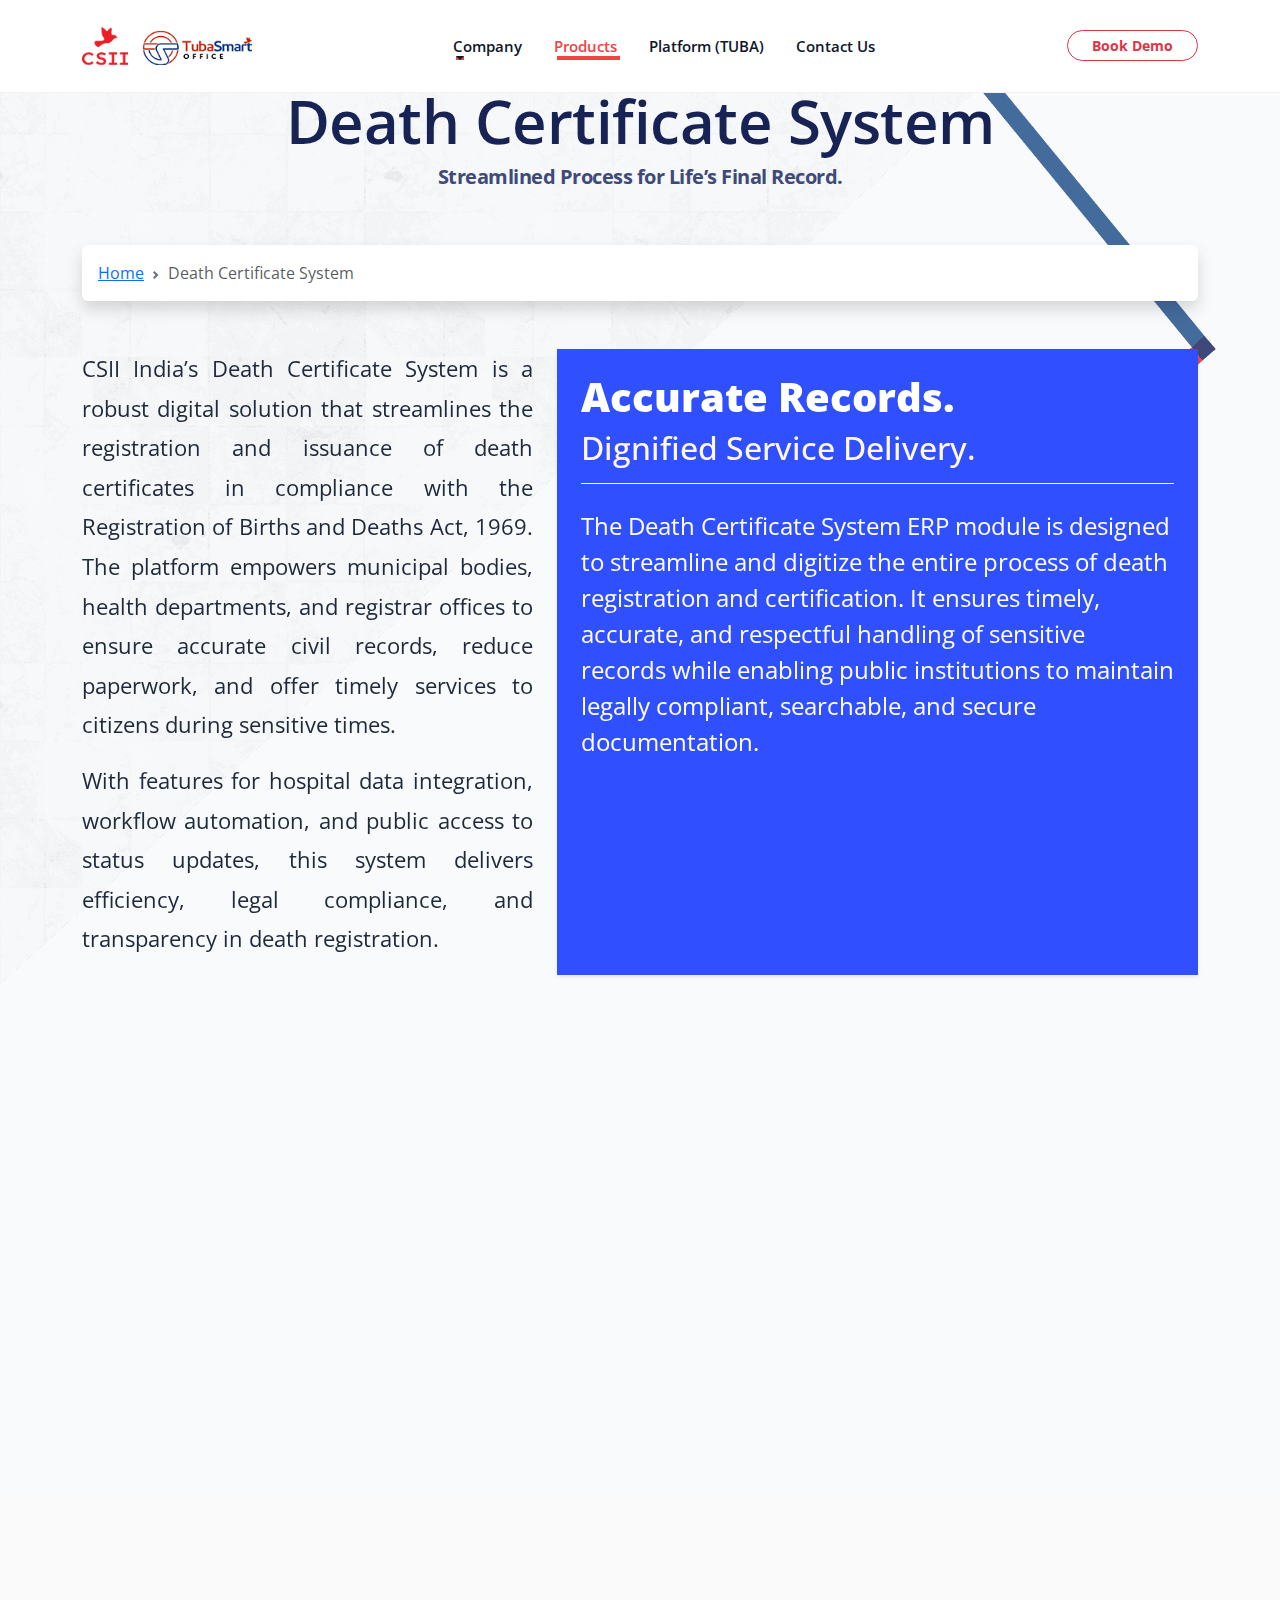
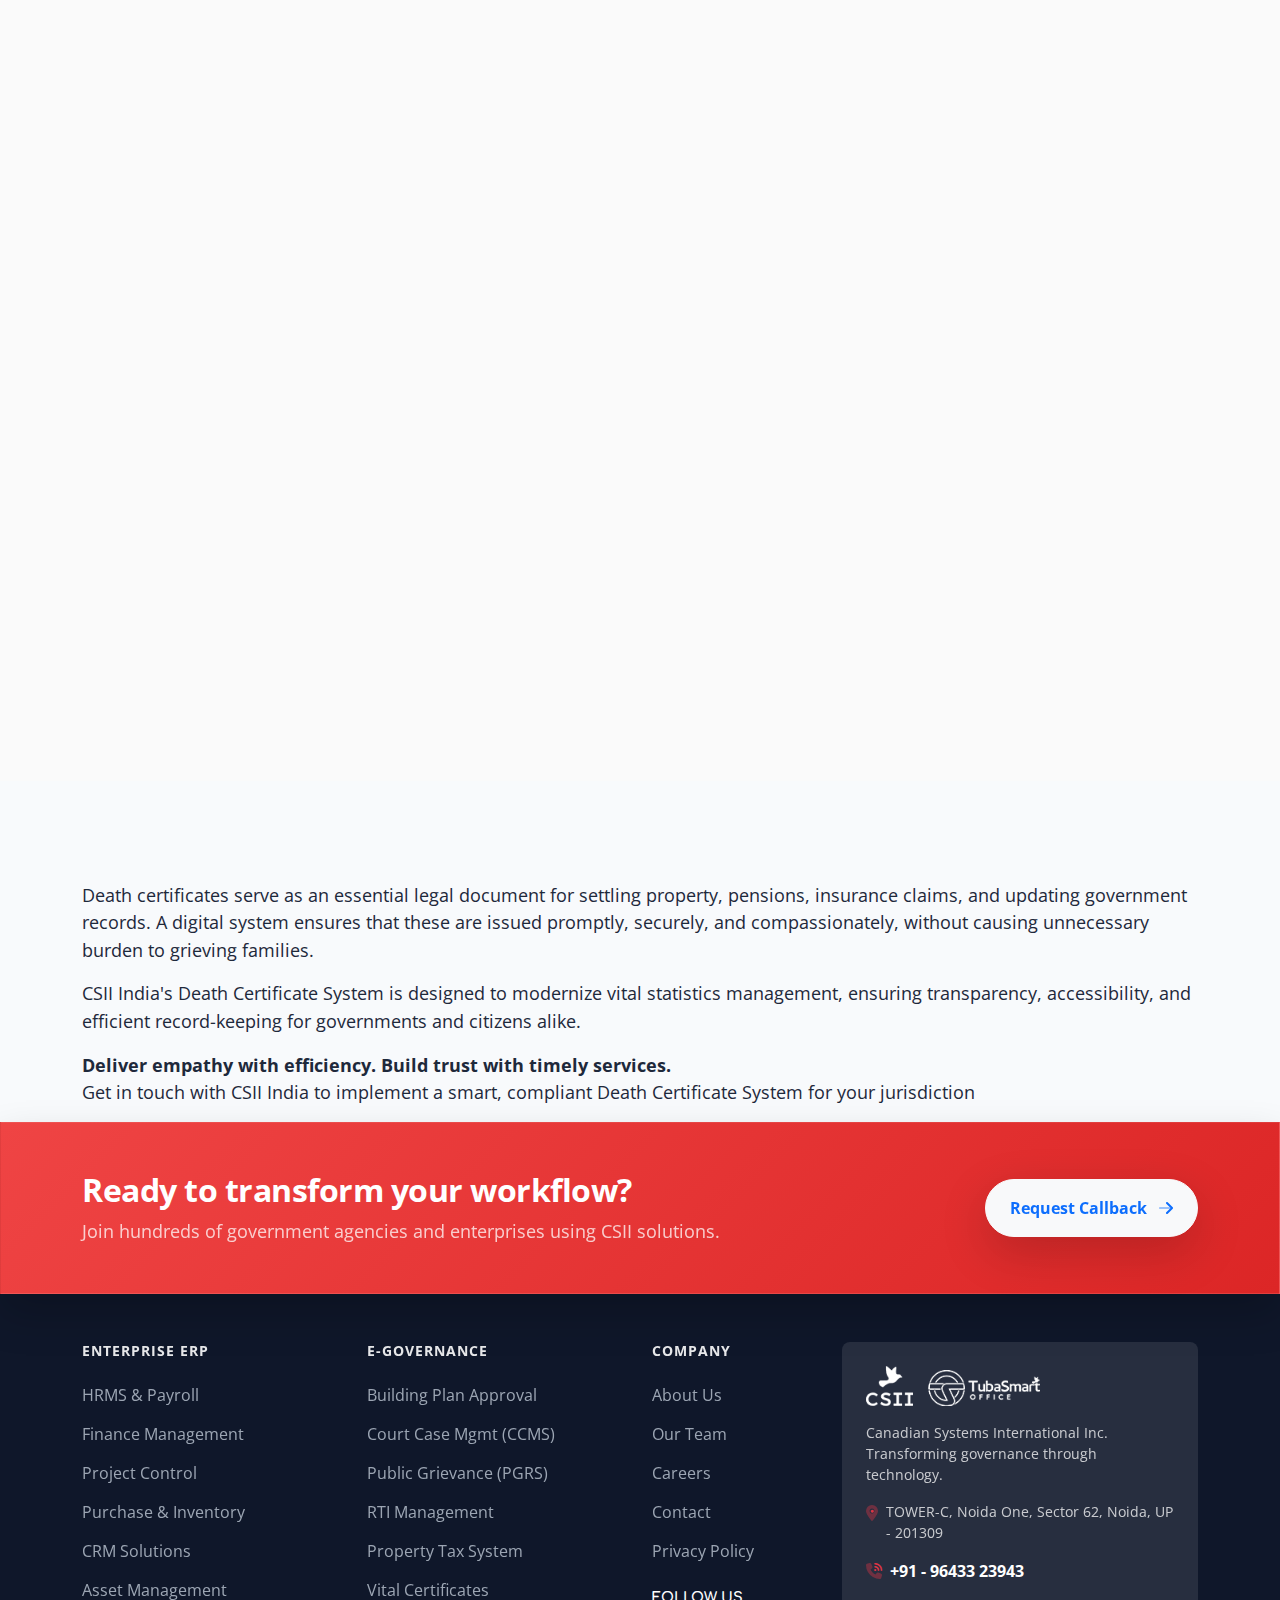
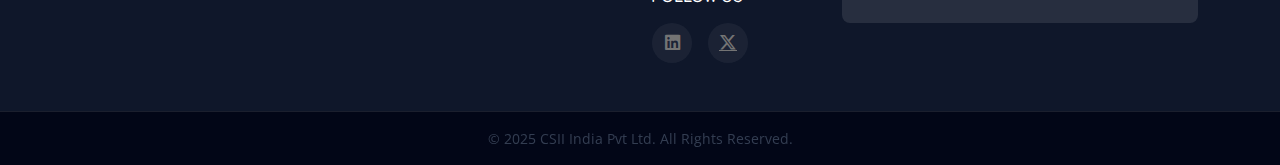
<file: death-certificate-system.html>
<!doctype html>
<html lang="en">
  <head>
    <!-- Google tag (gtag.js) -->
    <script async src="https://www.googletagmanager.com/gtag/js?id=G-VN6RC8JM6C"></script>
    <script>
      window.dataLayer = window.dataLayer || [];
      function gtag(){dataLayer.push(arguments);}
      gtag('js', new Date());

      gtag('config', 'G-VN6RC8JM6C');
    </script>

    <!-- Required meta tags -->
    <meta charset="utf-8">
    <meta http-equiv="X-UA-Compatible" content="IE=edge">
    <meta name="viewport" content="width=device-width, initial-scale=1">
    
    <link rel="shortcut icon" href="images/favicon/favicon.ico" type="image/x-icon">
  
    <title>CSII INDIA | Canadian Systems International Inc India | Customized ERP, IT Services , Payroll Solutions | ERP Software Development Company</title>
    <meta name="author" content="CSII INDIA - www.csii.in">

    <meta name="description" content="CSII stands for Canadian Systems International INC. Zero Code Lead to Zero defect, CSII India provides hundreds of governments projects with TUBA Platform, Our industry-leading govtech platform, to help them deliver outstanding services to citizens, increase revenue, optimize their mobile workforce, and build smart communities." />	
    
    <link rel="canonical" href="https://csii.in/" />
    <meta property="og:locale" content="en_US" />
    <meta property="og:type" content="website" />
    <meta property="og:title" content="CSII INDIA | Canadian Systems International Inc India" />
    <meta property="og:description" content="CSII India Pvt. Ltd. provides hundreds of governments projects with TUBA Platform, Our industry-leading govtech platform, to help them deliver outstanding services to citizens, increase revenue, optimize their mobile workforce, and build smart communities." />
    <meta property="og:url" content="https://csii.in/" />
    <meta property="og:site_name" content="CSII INDIA | Canadian Systems International Inc India" />

    <meta name="keywords" content="CSII INDIA: Canadian Systems International Inc India, canadian systems international inc, csii, csi, csi full form, zero code leads to zero defect, csi software, about csii, About CSII, CSII, csii india, csii india pvt. ltd., tuba, total universal business automation, business automation, enterprise platform, smarter government, process automation, canadian systems international inc india, web services, it Company, web design company, java development, angular development, software company noida, software company delhi, software company india,  it company noida, it company delhi, it company india, software company, IT company, csii india, custom software development company, it company in canada, mobile solution, app development csii news, tuba development, csii india pvt ltd, automation, automation testing tools, industrial automation, tubemate, tuba tuba, tuba images, tuba meaning, tuba platform, tuba sound, csii tuba, tuba backend, web design, web developer, web services tutorial, website services, w3schools web services, w3schools, HTML, CSS, JavaScript, DOM, jQuery,PHP, SQL, XML, Python, Bootstrap, Web, W3CSS, W3C, tutorials, programming, development, training, learning, quiz, primer, lessons, reference, examples, source code,  demos, tips, w3c, canadian company, best web design company, best web development company, mnc company, mnc, mnc company india, mnc company canada, business solution, digital solution, government web services, indian government, Best Cloud ERP Software, ERP software company, ERP software company in India, ERP companies in India, ERP software for manufacturing, ERP system software, ERP system, ERP software systems, ERP accounting software, ERP software in India, best ERP software in India, ERP software solutions, Enterprise resource planning software, mnc company, hrms, finance, fms, file management erp, plms, pims, gst, api, real estate app, mobile app">
    <meta name="rights" content="." />
    <meta property="og:description" content="TUBA - Permitting and Compliance, Licensing and Freedom of Information Platform Leader for Government and Regulatory Agencies of all sizes."/>
    
    <meta name="twitter:card" content="summary" />  
    <meta name="twitter:title" content="Digital Transformation Services, Enterprise Application, Permitting and Compliance, Licensing and Freedom of Information Platform Leader for Government and Regulatory Agencies of all sizes - CSII INDIA" />
    <meta name="twitter:description" content="CSII INDIA delivers Permitting and Compliance, Licensing and Freedom of Information Platform Leader for Government and Regulatory Agencies of all sizes. Contact us now" />
    <meta name="twitter:site" content="@csiiIndiaPvtLtd" />
    <meta name="twitter:image" content="https://csii.in/" />
    <meta name="twitter:creator" content="@csiiIndiaPvtLtd" />
    <link rel="shortlink" href="https://csii.in/" />

    <!-- fonts css -->
    <link rel="preconnect" href="https://fonts.googleapis.com">
    <link rel="preconnect" href="https://fonts.gstatic.com" crossorigin>
    <link href="https://fonts.googleapis.com/css2?family=Comfortaa:wght@300..700&family=Open+Sans:ital,wght@0,300..800;1,300..800&display=swap" rel="stylesheet">

        
   
    <link rel="stylesheet" href="font-awesome-6.6.0-pro/all.css"> <!-- Font Awesome Free 6.2.1 pro -->
        
    <!-- effect CSS -->
    <link rel="stylesheet" href="css/aos.css">  <!-- on scroll animation-->
    <link rel="stylesheet" href="css/animate.css">  <!-- Animate css-->
    <link rel="stylesheet" href="css/hover-min.css"> <!-- hover Animation -->    

    <!-- stylesheet -->
    <link rel="stylesheet" href="css/material-color.css">
    <link rel="stylesheet" href="css/bootstrap.min.css">
    <link rel="stylesheet" href="css/style_csii.css"> <!-- Custom Design css -->
    
    <script src="js/jquery-3.6.3.min.js" type="text/javascript"></script>
    
    <script src="js/header.js" type="text/javascript" defer></script>
    <script src="js/footer.js" type="text/javascript" defer></script>
  </head>
  <body>    
    <div class="bg-top">
      <header-js></header-js>      
    
      <div class="container">
        <div class="banner-heading text-center mt-85 pb-5">
          <h1 class="heading-1">Death Certificate System</h1>
          <h5 class="sub-heading-color fw-bold">Streamlined Process for Life’s Final Record.</h5>
        </div>
        <div class="shadow flex justify-center p-3 white rounded-2">
          <nav style="--bs-breadcrumb-divider: url(&#34;data:image/svg+xml,%3Csvg xmlns='http://www.w3.org/2000/svg' width='8' height='8'%3E%3Cpath d='M2.5 0L1 1.5 3.5 4 1 6.5 2.5 8l4-4-4-4z' fill='%236c757d'/%3E%3C/svg%3E&#34;);" aria-label="breadcrumb">
            <ol class="breadcrumb mb-0">
              <li class="breadcrumb-item"><a href="index.html">Home</a></li>
              <li class="breadcrumb-item active" aria-current="page">Death Certificate System </li>
            </ol>
          </nav>
        </div>
      </div>

      <div class="container mt-5">
        <div class="row">
          <div class="col-md mb-4 line-height-1-8" data-aos="fade-down-right" data-aos-duration="900">            
            <p class="font-size-xxl text-justify">
              CSII India’s Death Certificate System is a robust digital solution that streamlines the registration and issuance of
              death certificates in compliance with the Registration of Births and Deaths Act, 1969. The platform empowers municipal
              bodies, health departments, and registrar offices to ensure accurate civil records, reduce paperwork, and offer timely
              services to citizens during sensitive times.
            </p>
            <p class="font-size-xxl text-justify">With features for hospital data integration, workflow automation, and public access to status updates, this system
            delivers efficiency, legal compliance, and transparency in death registration.</p>
          </div>
          <div class="col-md-7 mb-4 line-height-1-8" data-aos="fade-down-left" data-aos-duration="900">
            <div class="indigo accent-4 shadow-sm hvr-float-shadow  white-text h-100 p-4">
              <div class="h1 font-weight-900">Accurate Records.  </div>
              <div class="h2 border-bottom border-light pb-3 mb-4 amber-text text-lighten-5">Dignified Service Delivery.</div>
              <p class="line-height-1-5 fs-4">
                The Death Certificate System ERP module is designed to streamline and digitize the entire process of death registration
                and certification. It ensures timely, accurate, and respectful handling of sensitive records while enabling public
                institutions to maintain legally compliant, searchable, and secure documentation.
              </p>
              
            </div>
          </div>
        </div>
        
        <div class="row">
          <div class="col-sm-6 mb-4">
            <h2 class="heading-2 mt-5" data-aos="fade-up" data-aos-anchor-placement="top-bottom" data-aos-duration="1200">Advantages </h2>

            <ul class="list-bullet"  data-aos="fade-up" data-aos-anchor-placement="top-bottom" data-aos-duration="1400">
              <li>Online Death Reporting & Registration </li>
              <li>Document Upload & Verification </li>
              <li>Registrar Workflow Automation </li>
              <li>Digital Certificate Generation </li>
              <li>SMS/Email Notifications </li>
              <li>Reports & Analytics Dashboard </li>
              <li>Hospital & Crematorium Integration </li>
              <li>Secure Archival & Searchable Records </li>
            </ul>
          </div>
          <div class="col-sm-6 mb-4">
            <h2 class="heading-2 mt-5" data-aos="fade-up" data-aos-anchor-placement="top-bottom" data-aos-duration="1200">What Separates From Others </h2>

            <ul class="list-bullet"  data-aos="fade-up" data-aos-anchor-placement="top-bottom" data-aos-duration="1400">
              <li>Faster and error-free certificate issuance </li>
              <li>Minimizes manual paperwork and office visits </li>
              <li>Legally compliant and tamper-proof documents </li>
              <li>Improved coordination with hospitals and mortuaries </li>
              <li>Reliable data for demographic planning and governance </li>
            </ul>
          </div>
        </div>

      </div>

      <section class="grey lighten-5 py-5 my-5">
        <div class="container text-center">
          <h2 class="heading-2" data-aos="fade-up" data-aos-anchor-placement="top-bottom" data-aos-duration="1200">Key Features & Functionalities </h2>

          <div class="row g-4 row-cols-2 row-cols-md-3 row-cols-lg-4 mt-3 mb-4 justify-content-md-center">
            <div class="col" data-aos="fade-up" data-aos-anchor-placement="top-bottom" data-aos-duration="800">
              <div class="line_tiles">
                <div class="item_content bg-gradientlight-8">
                  <span class=" mt-2 mb-3"><img src="images/icons/mouse.png" alt="icon" class="img-fluid" style="max-width: 60px;"></span>
                  <span class="font-size-lg">Online Death Registration</span>
                  <small class="opacity-75 font-size-ssm">Enables hospitals, family members, or authorized officials to register a death via a digital portal.</small>
                </div>
              </div>
            </div>
            <div class="col" data-aos="fade-up" data-aos-anchor-placement="top-bottom" data-aos-duration="900">
              <div class="line_tiles">
                <div class="item_content bg-gradientlight-8">
                  <span class=" mt-2 mb-3"><i class="fa-regular fa-file-arrow-up fa-3x"></i></span>
                  <span class="font-size-lg">Document Upload & Verification</span>
                  <small class="opacity-75 font-size-ssm">Secure upload of required documents such as hospital death report, ID proof, and cremation/burial slip for verification.</small>
                </div>
              </div>
            </div>
            <div class="col" data-aos="fade-up" data-aos-anchor-placement="top-bottom" data-aos-duration="1000">
              <div class="line_tiles">
                <div class="item_content bg-gradientlight-8">
                  <span class=" mt-1 mb-2"><img src="images/icons/workflow2.png" alt="icon" class="img-fluid" style="max-width: 60px;"></span>
                  <span class="font-size-lg">Automated Workflow Management </span>
                  <small class="opacity-75 font-size-ssm">Streamlines the process from application to approval and certificate issuance through role-based steps.</small>
                </div>
              </div>
            </div>            
            <div class="col" data-aos="fade-up" data-aos-anchor-placement="top-bottom" data-aos-duration="1100">
              <div class="line_tiles">
                <div class="item_content bg-gradientlight-8">
                  <span class=" mt-2 mb-2"><i class="fa-regular fa-file-certificate fa-3x"></i></span>
                  <span class="font-size-lg">Digital Certificate Generation </span>
                  <small class="opacity-75 font-size-ssm">Generates a digitally signed and downloadable death certificate upon approval.</small>
                </div>
              </div>
            </div>
            <div class="col" data-aos="fade-up" data-aos-anchor-placement="top-bottom" data-aos-duration="800">
              <div class="line_tiles">
                <div class="item_content bg-gradientlight-8">
                  <span class=" mt-2 mb-3"><i class="fa-regular fa-arrow-progress fa-3x"></i></span>
                  <span class="font-size-lg">Real-Time Status Tracking </span>
                  <small class="opacity-75 font-size-ssm">Applicants can track the status of their application using a unique reference number.</small>
                </div>
              </div>
            </div>
            <div class="col" data-aos="fade-up" data-aos-anchor-placement="top-bottom" data-aos-duration="900">
              <div class="line_tiles">
                <div class="item_content bg-gradientlight-8">
                  <span class=" mt-2 mb-3"><img src="images/icons/notification-alert.png" alt="icon" class="img-fluid" style="max-width: 60px;"></span>
                  <span class="font-size-lg">SMS/Email Notifications </span>
                  <small class="opacity-75 font-size-ssm">Sends automatic alerts to applicants for application updates, approvals, and certificate availability.</small>
                </div>
              </div>
            </div>  
            <div class="col" data-aos="fade-up" data-aos-anchor-placement="top-bottom" data-aos-duration="900">
              <div class="line_tiles">
                <div class="item_content bg-gradientlight-8">
                  <span class=" mt-2 mb-3"><i class="fa-regular fa-database fa-3x"></i></span>
                  <span class="font-size-lg">Secure Record Storage </span>
                  <small class="opacity-75 font-size-ssm">Centralized and encrypted storage of death records for future access and verification.</small>
                </div>
              </div>
            </div>
            <div class="col" data-aos="fade-up" data-aos-anchor-placement="top-bottom" data-aos-duration="900">
              <div class="line_tiles">
                <div class="item_content bg-gradientlight-8">
                  <span class=" mt-2 mb-3"><img src="images/icons/hiring.png" alt="icon" class="img-fluid" style="max-width: 50px;"></span>
                  <span class="font-size-lg">Role-Based Access Control </span>
                  <small class="opacity-75 font-size-ssm">Different access permissions for citizens, hospitals, local registrars, and administrators.</small>
                </div>
              </div>
            </div>
            <div class="col" data-aos="fade-up" data-aos-anchor-placement="top-bottom" data-aos-duration="900">
              <div class="line_tiles">
                <div class="item_content bg-gradientlight-8">
                  <span class=" mt-2 mb-2"><img src="images/icons/project-management1.png" alt="icon" class="img-fluid" style="max-width: 60px;"></span>
                  <span class="font-size-lg">Audit Trail & Legal Compliance</span>
                  <small class="opacity-75 font-size-ssm">Maintains a complete log of user actions to ensure transparency and support audits.</small>
                </div>
              </div>
            </div>
            <div class="col" data-aos="fade-up" data-aos-anchor-placement="top-bottom" data-aos-duration="900">
              <div class="line_tiles">
                <div class="item_content bg-gradientlight-8">
                  <span class=" mt-2 mb-2"><img src="images/icons/data-audit.png" alt="icon" class="img-fluid" style="max-width: 60px;"></span>
                  <span class="font-size-lg">Grievance Redressal System</span>
                  <small class="opacity-75 font-size-ssm">Allows users to raise corrections or complaints and track their resolution online.</small>
                </div>
              </div>
            </div>
            <div class="col" data-aos="fade-up" data-aos-anchor-placement="top-bottom" data-aos-duration="900">
              <div class="line_tiles">
                <div class="item_content bg-gradientlight-8">
                  <span class=" mt-2 mb-3"><i class="fa-light fa-hospital fa-3x"></i></span>
                  <span class="font-size-lg">Hospital & Crematorium Integration</span>
                  <small class="opacity-75 font-size-ssm">Interfaces with health institutions and cremation/burial grounds to verify and validate death events.</small>
                </div>
              </div>
            </div>
            <div class="col" data-aos="fade-up" data-aos-anchor-placement="top-bottom" data-aos-duration="900">
              <div class="line_tiles">
                <div class="item_content bg-gradientlight-8">
                  <span class=" mt-2 mb-3"><i class="fa-light fa-language fa-3x"></i></span>
                  <span class="font-size-lg">Multilingual Support</span>
                  <small class="opacity-75 font-size-ssm">Supports multiple regional languages for ease of use by diverse populations.</small>
                </div>
              </div>
            </div>
                        
          </div>
        </div>
      </section>

      <div class="container">
        <h2 class="heading-2" data-aos="fade-right" data-aos-duration="500">Understanding Death Certificate System</h2>        

        <p>Death certificates serve as an essential legal document for settling property, pensions, insurance claims, and updating
        government records. A digital system ensures that these are issued promptly, securely, and compassionately, without
        causing unnecessary burden to grieving families.</p>

        <p>CSII India's Death Certificate System is designed to modernize vital statistics management, ensuring transparency,
        accessibility, and efficient record-keeping for governments and citizens alike.</p>

        <p>
          <strong>Deliver empathy with efficiency. Build trust with timely services. </strong> <br>
          Get in touch with CSII India to implement a smart, compliant Death Certificate System for your jurisdiction
      </p>
        
      </div>
    
    </div>

    <footer-js></footer-js>
   
    
    <script src="js/bootstrap.bundle.min.js"></script>   
    <script src="js/aos.js"></script> <!--For on scroll Animation-->
    
    <script src="js/custom.js"></script> <!-- Custom JS -->
    
       
  </body>
</html>
</file>
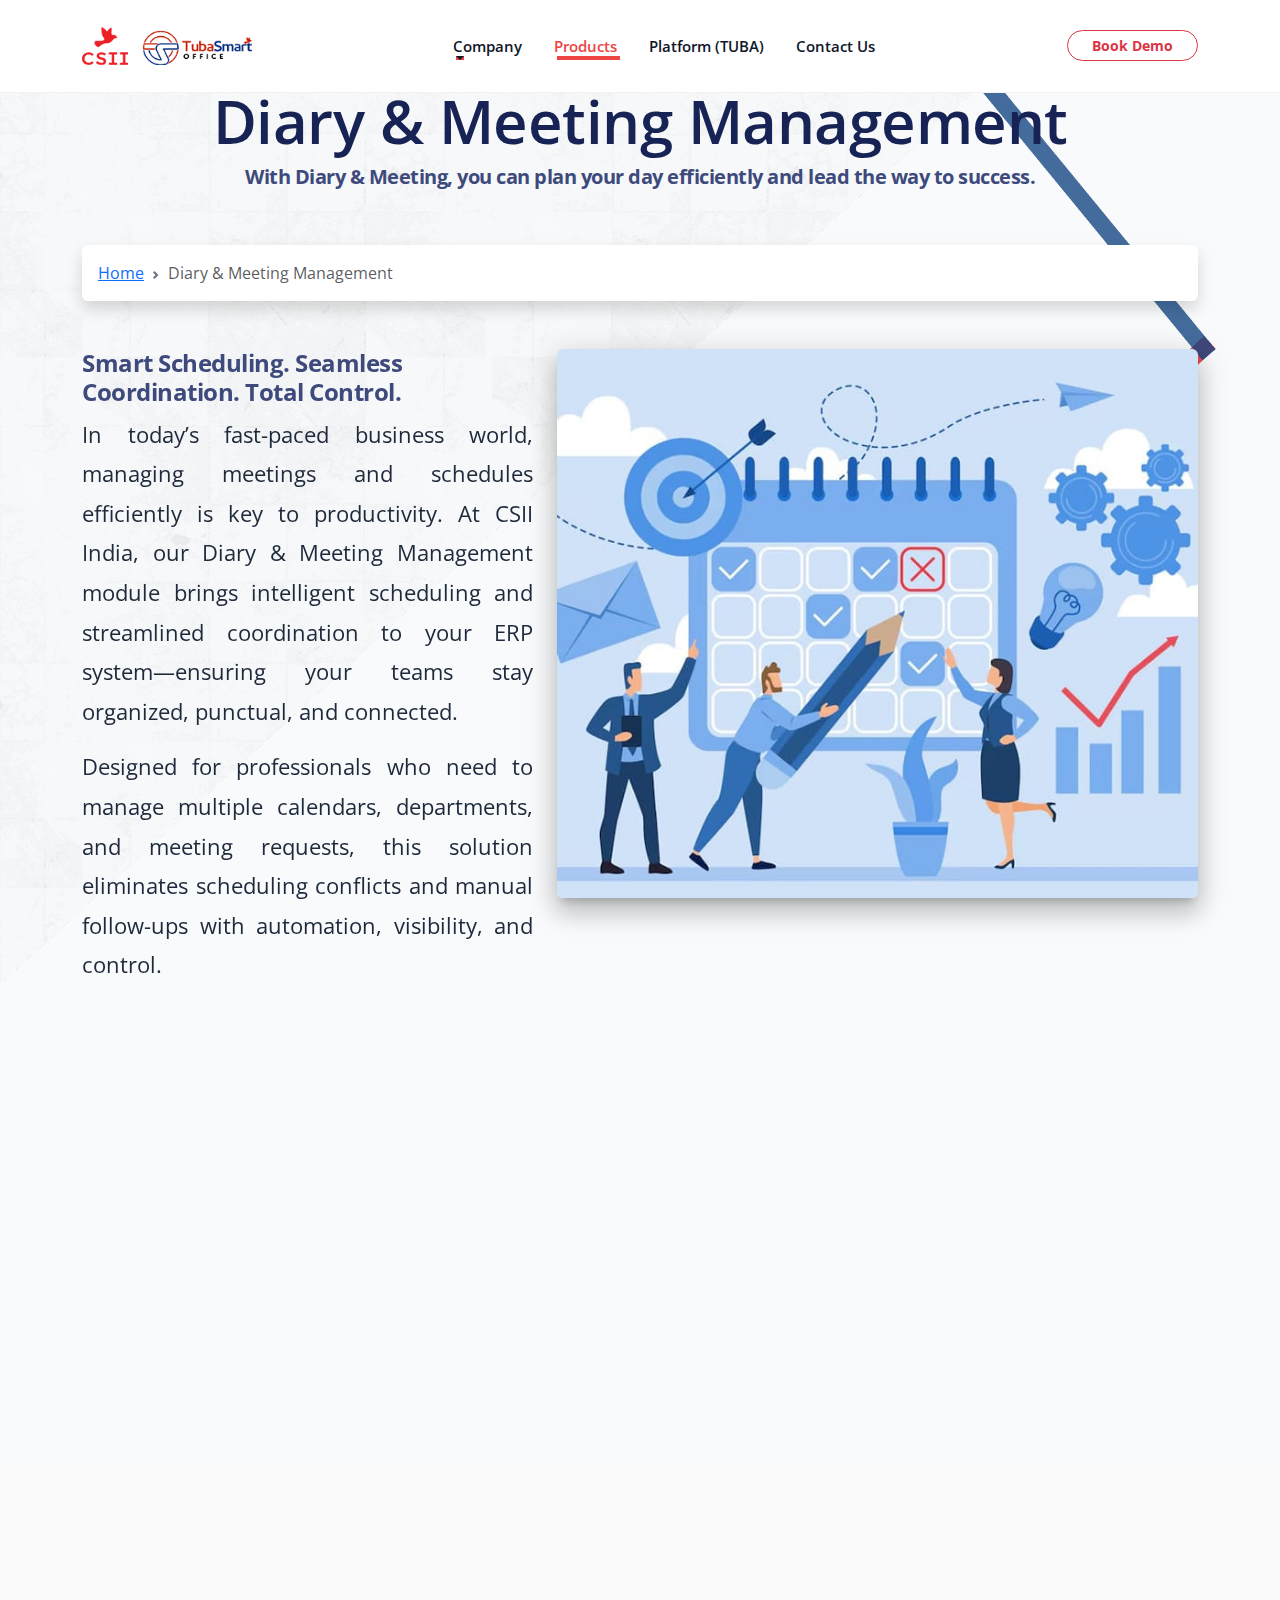
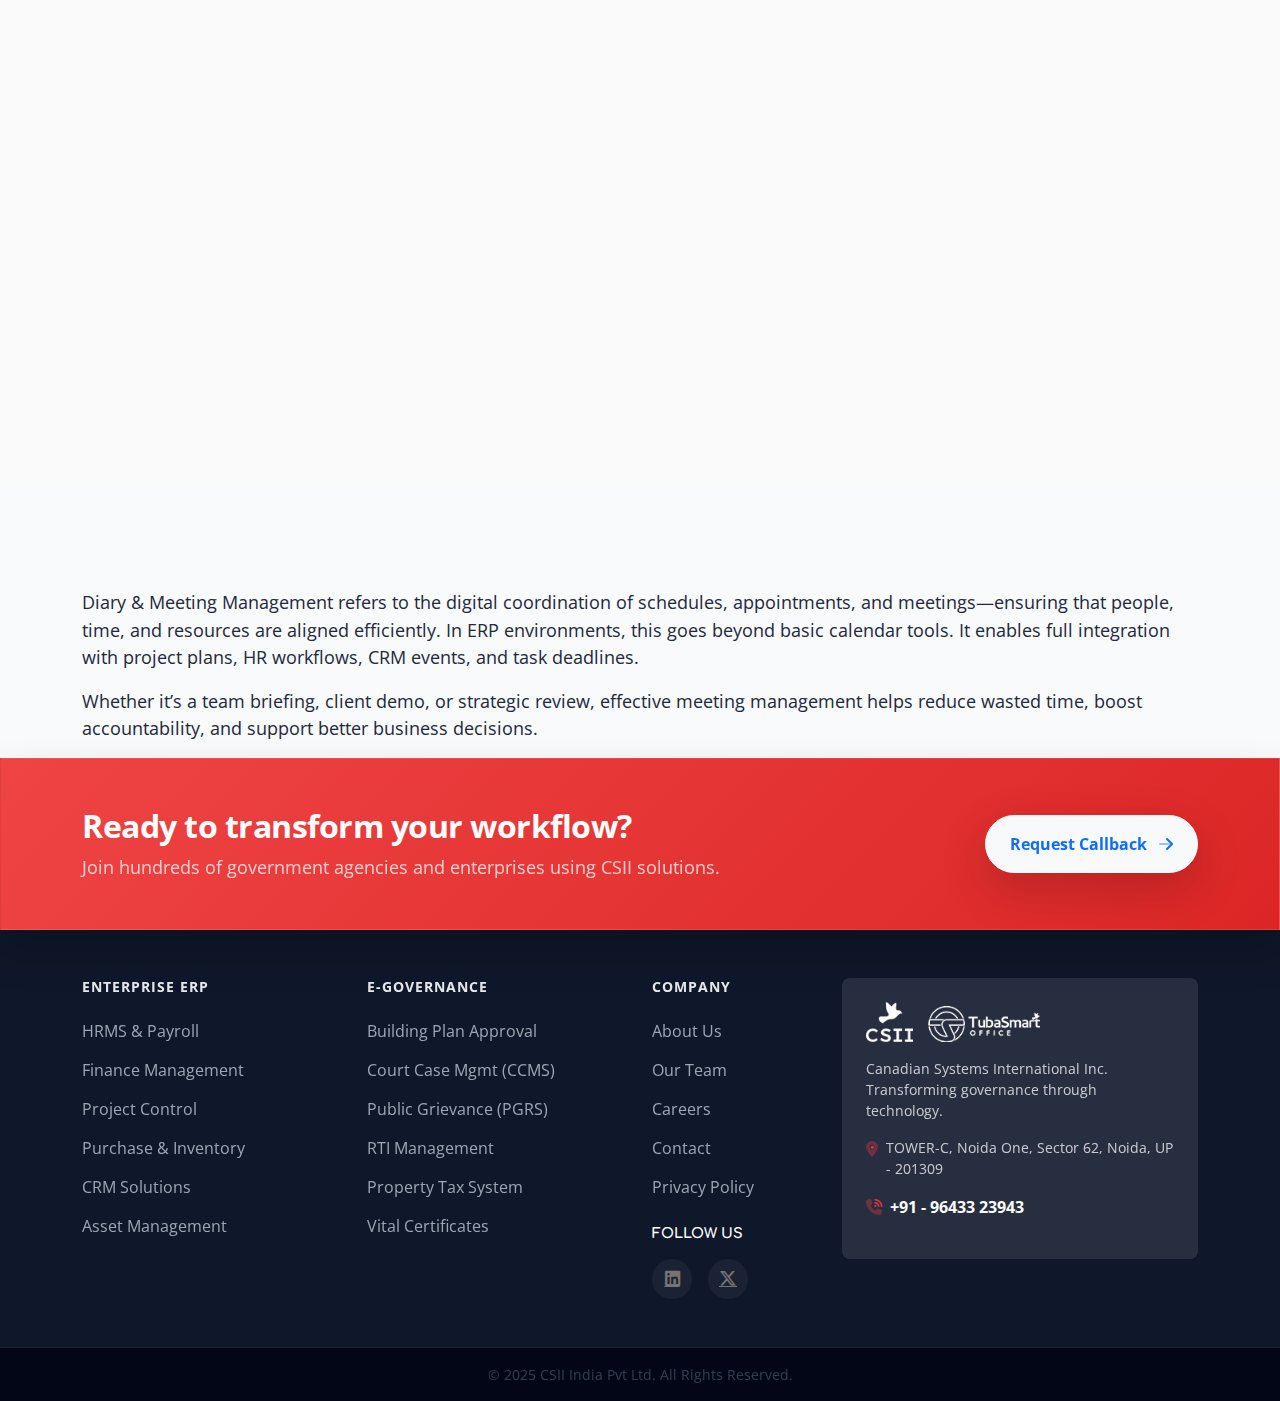
<file: diary-meeting-management.html>
<!doctype html>
<html lang="en">
  <head>
    <!-- Google tag (gtag.js) -->
    <script async src="https://www.googletagmanager.com/gtag/js?id=G-VN6RC8JM6C"></script>
    <script>
      window.dataLayer = window.dataLayer || [];
      function gtag(){dataLayer.push(arguments);}
      gtag('js', new Date());

      gtag('config', 'G-VN6RC8JM6C');
    </script>

    <!-- Required meta tags -->
    <meta charset="utf-8">
    <meta http-equiv="X-UA-Compatible" content="IE=edge">
    <meta name="viewport" content="width=device-width, initial-scale=1">
    
    <link rel="shortcut icon" href="images/favicon/favicon.ico" type="image/x-icon">
  
    <title>CSII INDIA | Canadian Systems International Inc India | Customized ERP, IT Services , Payroll Solutions | ERP Software Development Company</title>
    <meta name="author" content="CSII INDIA - www.csii.in">

    <meta name="description" content="CSII stands for Canadian Systems International INC. Zero Code Lead to Zero defect, CSII India provides hundreds of governments projects with TUBA Platform, Our industry-leading govtech platform, to help them deliver outstanding services to citizens, increase revenue, optimize their mobile workforce, and build smart communities." />	
    
    <link rel="canonical" href="https://csii.in/" />
    <meta property="og:locale" content="en_US" />
    <meta property="og:type" content="website" />
    <meta property="og:title" content="CSII INDIA | Canadian Systems International Inc India" />
    <meta property="og:description" content="CSII India Pvt. Ltd. provides hundreds of governments projects with TUBA Platform, Our industry-leading govtech platform, to help them deliver outstanding services to citizens, increase revenue, optimize their mobile workforce, and build smart communities." />
    <meta property="og:url" content="https://csii.in/" />
    <meta property="og:site_name" content="CSII INDIA | Canadian Systems International Inc India" />

    <meta name="keywords" content="CSII INDIA: Canadian Systems International Inc India, canadian systems international inc, csii, csi, csi full form, zero code leads to zero defect, csi software, about csii, About CSII, CSII, csii india, csii india pvt. ltd., tuba, total universal business automation, business automation, enterprise platform, smarter government, process automation, canadian systems international inc india, web services, it Company, web design company, java development, angular development, software company noida, software company delhi, software company india,  it company noida, it company delhi, it company india, software company, IT company, csii india, custom software development company, it company in canada, mobile solution, app development csii news, tuba development, csii india pvt ltd, automation, automation testing tools, industrial automation, tubemate, tuba tuba, tuba images, tuba meaning, tuba platform, tuba sound, csii tuba, tuba backend, web design, web developer, web services tutorial, website services, w3schools web services, w3schools, HTML, CSS, JavaScript, DOM, jQuery,PHP, SQL, XML, Python, Bootstrap, Web, W3CSS, W3C, tutorials, programming, development, training, learning, quiz, primer, lessons, reference, examples, source code,  demos, tips, w3c, canadian company, best web design company, best web development company, mnc company, mnc, mnc company india, mnc company canada, business solution, digital solution, government web services, indian government, Best Cloud ERP Software, ERP software company, ERP software company in India, ERP companies in India, ERP software for manufacturing, ERP system software, ERP system, ERP software systems, ERP accounting software, ERP software in India, best ERP software in India, ERP software solutions, Enterprise resource planning software, mnc company, hrms, finance, fms, file management erp, plms, pims, gst, api, real estate app, mobile app">
    <meta name="rights" content="." />
    <meta property="og:description" content="TUBA - Permitting and Compliance, Licensing and Freedom of Information Platform Leader for Government and Regulatory Agencies of all sizes."/>
    
    <meta name="twitter:card" content="summary" />  
    <meta name="twitter:title" content="Digital Transformation Services, Enterprise Application, Permitting and Compliance, Licensing and Freedom of Information Platform Leader for Government and Regulatory Agencies of all sizes - CSII INDIA" />
    <meta name="twitter:description" content="CSII INDIA delivers Permitting and Compliance, Licensing and Freedom of Information Platform Leader for Government and Regulatory Agencies of all sizes. Contact us now" />
    <meta name="twitter:site" content="@csiiIndiaPvtLtd" />
    <meta name="twitter:image" content="https://csii.in/" />
    <meta name="twitter:creator" content="@csiiIndiaPvtLtd" />
    <link rel="shortlink" href="https://csii.in/" />

    <!-- fonts css -->
    <link rel="preconnect" href="https://fonts.googleapis.com">
    <link rel="preconnect" href="https://fonts.gstatic.com" crossorigin>
    <link href="https://fonts.googleapis.com/css2?family=Comfortaa:wght@300..700&family=Open+Sans:ital,wght@0,300..800;1,300..800&display=swap" rel="stylesheet">

        
   
    <link rel="stylesheet" href="font-awesome-6.6.0-pro/all.css"> <!-- Font Awesome Free 6.2.1 pro -->
        
    <!-- effect CSS -->
    <link rel="stylesheet" href="css/aos.css">  <!-- on scroll animation-->
    <link rel="stylesheet" href="css/animate.css">  <!-- Animate css-->
    <link rel="stylesheet" href="css/hover-min.css"> <!-- hover Animation -->    

    <!-- stylesheet -->
    <link rel="stylesheet" href="css/material-color.css">
    <link rel="stylesheet" href="css/bootstrap.min.css">
    <link rel="stylesheet" href="css/style_csii.css"> <!-- Custom Design css -->
    
    <script src="js/jquery-3.6.3.min.js" type="text/javascript"></script>
    
    <script src="js/header.js" type="text/javascript" defer></script>
    <script src="js/footer.js" type="text/javascript" defer></script>
  </head>
  <body>    
    <div class="bg-top">
      <header-js></header-js>      
    
      <div class="container">
        <div class="banner-heading text-center mt-85 pb-5">
          <h1 class="heading-1">Diary & Meeting Management </h1>
          <h5 class="sub-heading-color fw-bold">With Diary & Meeting, you can plan your day efficiently and lead the way to success.</h5>
        </div>
        <div class="shadow flex justify-center p-3 white rounded-2">
          <nav style="--bs-breadcrumb-divider: url(&#34;data:image/svg+xml,%3Csvg xmlns='http://www.w3.org/2000/svg' width='8' height='8'%3E%3Cpath d='M2.5 0L1 1.5 3.5 4 1 6.5 2.5 8l4-4-4-4z' fill='%236c757d'/%3E%3C/svg%3E&#34;);" aria-label="breadcrumb">
            <ol class="breadcrumb mb-0">
              <li class="breadcrumb-item"><a href="index.html">Home</a></li>
              <li class="breadcrumb-item active" aria-current="page">Diary & Meeting Management</li>
            </ol>
          </nav>
        </div>
      </div>

      <div class="container mt-5">
        <div class="row">
          <div class="col-md mb-4 line-height-1-8" data-aos="fade-down-right" data-aos-duration="900">
            <h4 class="sub-heading-color fw-bold">Smart Scheduling. Seamless Coordination. Total Control.</h4>
            <p class="font-size-xxl text-justify">
              In today’s fast-paced business world, managing meetings and schedules efficiently is key to productivity. At CSII India,
              our Diary & Meeting Management module brings intelligent scheduling and streamlined coordination to your ERP
              system—ensuring your teams stay organized, punctual, and connected.
            </p>          
            <p class="font-size-xxl text-justify">
              Designed for professionals who need to manage multiple calendars, departments, and meeting requests, this solution
              eliminates scheduling conflicts and manual follow-ups with automation, visibility, and control.
            </p>          
            
          </div>
          <div class="col-md-7 mb-4" data-aos="fade-down-left" data-aos-duration="1200">
          <img src="images/Diary-Meeting-mgmt.jpg" alt="csii task Management" class="img-fluid rounded shadow-16dp">
          </div>
        </div>
        
        <div class="row">
          <div class="col-sm-6 mb-4">
            <h2 class="heading-2 mt-5" data-aos="fade-up" data-aos-anchor-placement="top-bottom" data-aos-duration="1200">Advantages </h2>

            <ul class="list-bullet"  data-aos="fade-up" data-aos-anchor-placement="top-bottom" data-aos-duration="1400">
              <li>Centralized Calendar Management </li>
              <li>Smart Meeting Scheduling </li>
              <li>Automated Alerts & Reminders </li>
              <li>Agenda & Documentation Management </li>
              <li>Participant Coordination </li>
              <li>Meeting Analytics & Reporting</li> 
            </ul>
          </div>
          <div class="col-sm-6 mb-4">
            <h2 class="heading-2 mt-5" data-aos="fade-up" data-aos-anchor-placement="top-bottom" data-aos-duration="1200">What Separates From Others </h2>

            <ul class="list-bullet"  data-aos="fade-up" data-aos-anchor-placement="top-bottom" data-aos-duration="1400">
              <li>Avoid scheduling conflicts and miscommunication </li>
              <li>Improve productivity with structured meeting workflows </li>
              <li>Centralize all meeting data in one ERP-connected system </li>
              <li>Enhance collaboration between teams and departments </li>
              <li>Scalable for organizations of all sizes and sectors </li>
            </ul>
          </div>
        </div>

      </div>

      <section class="grey lighten-5 py-5 my-5">
        <div class="container text-center">
          <h2 class="heading-2" data-aos="fade-up" data-aos-anchor-placement="top-bottom" data-aos-duration="1200">Key Features & Functionalities </h2>

          <div class="row g-4 row-cols-2 row-cols-md-3 row-cols-lg-4 mt-3 mb-4 justify-content-md-center">
            <div class="col" data-aos="fade-up" data-aos-anchor-placement="top-bottom" data-aos-duration="800">
              <div class="line_tiles">
                <div class="item_content bg-gradientlight-8">
                  <span class=" mt-2 mb-3"><img src="images/icons/planning-scheduling.png" alt="icon" class="img-fluid" style="max-width: 65px;"></span>
                  <span class="font-size-lg">Daily Planning & Scheduling</span>
                  <small class="opacity-75 font-size-ssm">Organize tasks, meetings, and events in a structured daily view.</small>
                </div>
              </div>
            </div>
            <div class="col" data-aos="fade-up" data-aos-anchor-placement="top-bottom" data-aos-duration="900">
              <div class="line_tiles">
                <div class="item_content bg-gradientlight-8">
                  <span class=" mt-2 mb-3"><img src="images/icons/task-checklist.png" alt="icon" class="img-fluid" style="max-width: 55px;" ></span>
                  <span class="font-size-lg">Meeting Management</span>
                  <small class="opacity-75 font-size-ssm">Schedule, track, and get reminders for upcoming meetings with participants and agendas.</small>
                </div>
              </div>
            </div>
            <div class="col" data-aos="fade-up" data-aos-anchor-placement="top-bottom" data-aos-duration="1000">
              <div class="line_tiles">
                <div class="item_content bg-gradientlight-8">
                  <span class=" mt-1 mb-2"><img src="images/icons/documents-attachment.png" alt="icon" class="img-fluid" style="max-width: 60px;"></span>
                  <span class="font-size-lg">Notes & Documentation</span>
                  <small class="opacity-75 font-size-ssm">Write detailed notes during or after meetings and link them to specific dates or topics.</small>
                </div>
              </div>
            </div>            
            <div class="col" data-aos="fade-up" data-aos-anchor-placement="top-bottom" data-aos-duration="1100">
              <div class="line_tiles">
                <div class="item_content bg-gradientlight-8">
                  <span class=" mt-2 mb-2"><img src="images/icons/search-filter.png" alt="icon" class="img-fluid" style="max-width: 50px;"></span>
                  <span class="font-size-lg">Search & Filter</span>
                  <small class="opacity-75 font-size-ssm">Easily find past entries, notes, or meetings using keywords, tags, or date filters.</small>
                </div>
              </div>
            </div>
            <div class="col" data-aos="fade-up" data-aos-anchor-placement="top-bottom" data-aos-duration="800">
              <div class="line_tiles">
                <div class="item_content bg-gradientlight-8">
                  <span class=" mt-2 mb-3"><img src="images/icons/email-notification.png" alt="icon" class="img-fluid" style="max-width: 60px;"></span>
                  <span class="font-size-lg">Sync & Notifications</span>
                  <small class="opacity-75 font-size-ssm">Sync with calendars and receive smart reminders so nothing is missed.</small>
                </div>
              </div>
            </div>
            <div class="col" data-aos="fade-up" data-aos-anchor-placement="top-bottom" data-aos-duration="900">
              <div class="line_tiles">
                <div class="item_content bg-gradientlight-8">
                  <span class=" mt-2 mb-3"><img src="images/icons/settings.png" alt="icon" class="img-fluid" style="max-width: 60px;"></span>
                  <span class="font-size-lg">Collaboration Tools</span>
                  <small class="opacity-75 font-size-ssm">Share meeting notes or agendas with teams for seamless collaboration.</small>
                </div>
              </div>
            </div>  
            <div class="col" data-aos="fade-up" data-aos-anchor-placement="top-bottom" data-aos-duration="900">
              <div class="line_tiles">
                <div class="item_content bg-gradientlight-8">
                  <span class=" mt-2 mb-3"><img src="images/icons/shield.png" alt="icon" class="img-fluid"
                      style="max-width: 60px;"></span>
                  <span class="font-size-lg">Secure & Private</span>
                  <small class="opacity-75 font-size-ssm">Keep your diary entries and meeting data secure with password protection or encryption.</small>
                </div>
              </div>
            </div>
            
          </div>
        </div>
      </section>

      <div class="container">
        <h2 class="heading-2" data-aos="fade-right" data-aos-duration="500">Understanding Diary & Meeting Management</h2>        

        <p>Diary & Meeting Management refers to the digital coordination of schedules, appointments, and meetings—ensuring that
        people, time, and resources are aligned efficiently. In ERP environments, this goes beyond basic calendar tools. It
        enables full integration with project plans, HR workflows, CRM events, and task deadlines.</p>

        <p>Whether it’s a team briefing, client demo, or strategic review, effective meeting management helps reduce wasted time,
        boost accountability, and support better business decisions.</p>

      </div>
    
    </div>

    <footer-js></footer-js>
   
    
    <script src="js/bootstrap.bundle.min.js"></script>   
    <script src="js/aos.js"></script> <!--For on scroll Animation-->
    
    <script src="js/custom.js"></script> <!-- Custom JS -->
    
       
  </body>
</html>
</file>
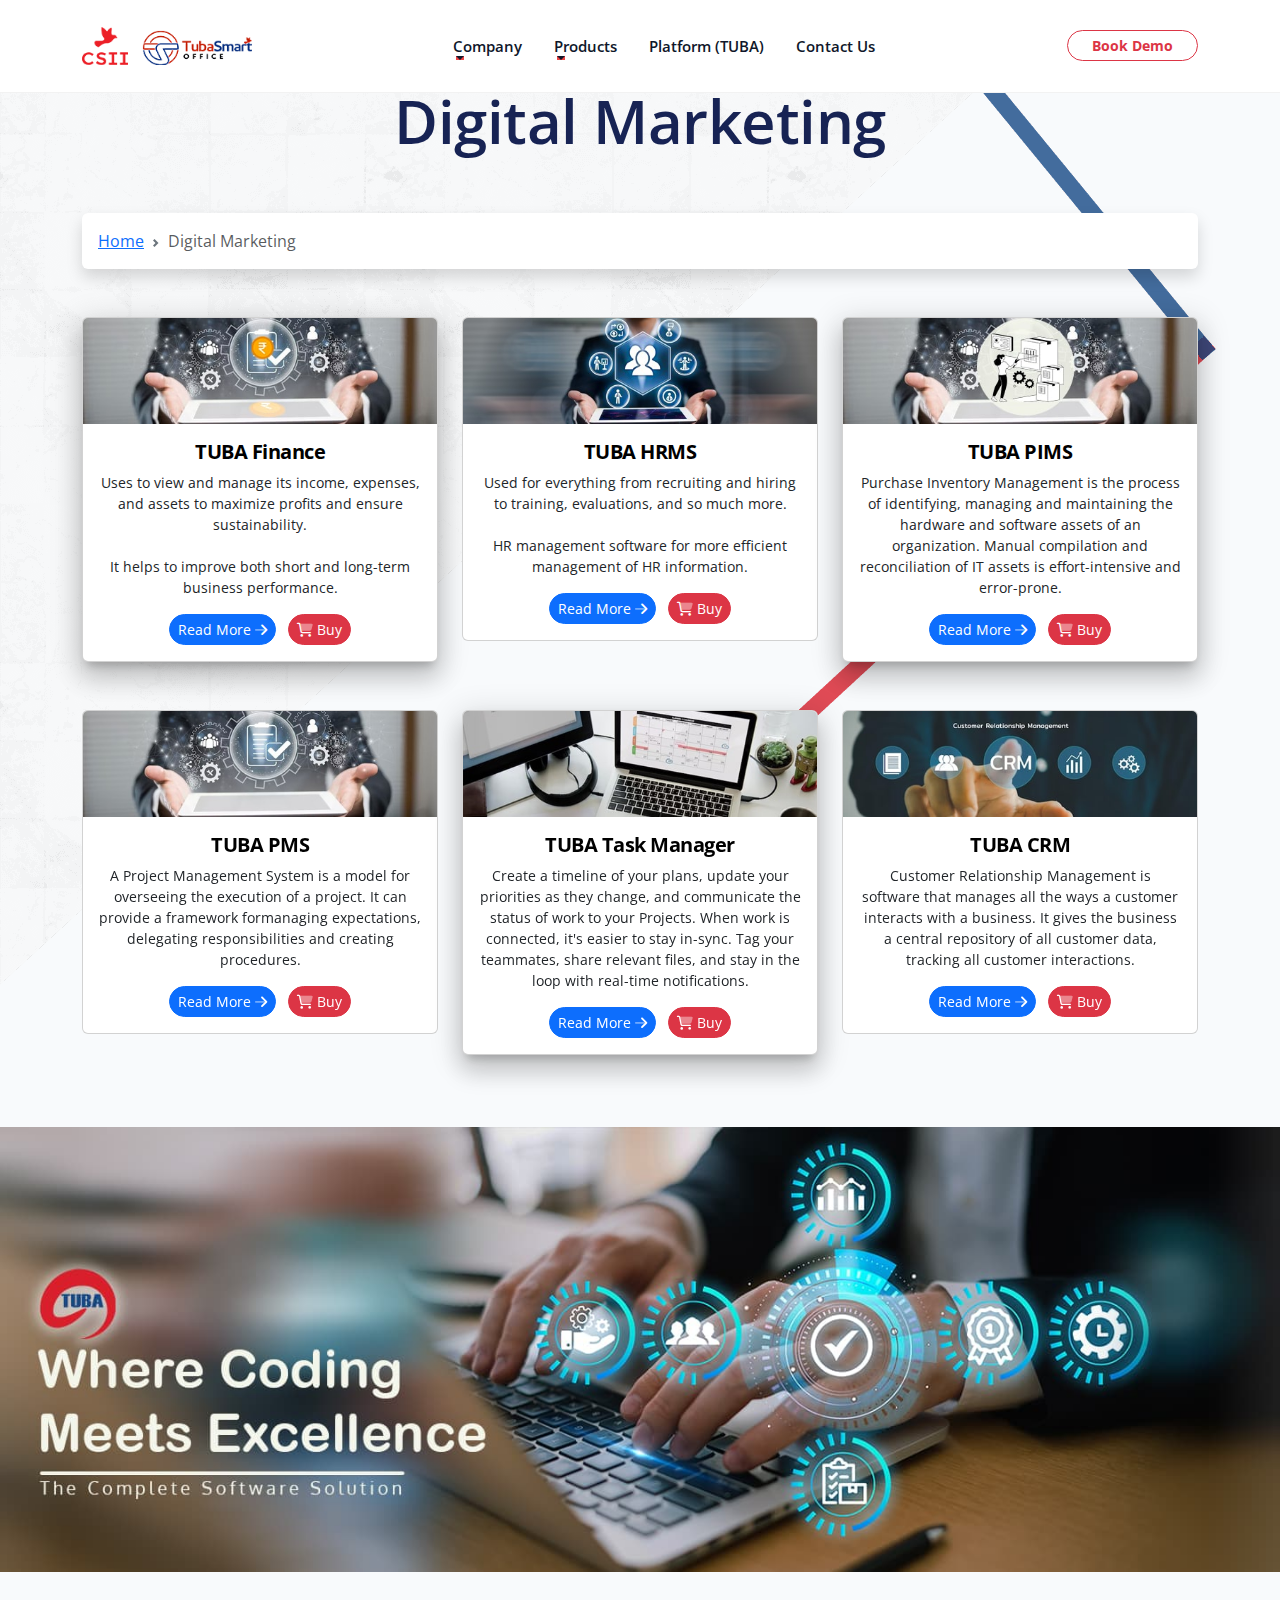
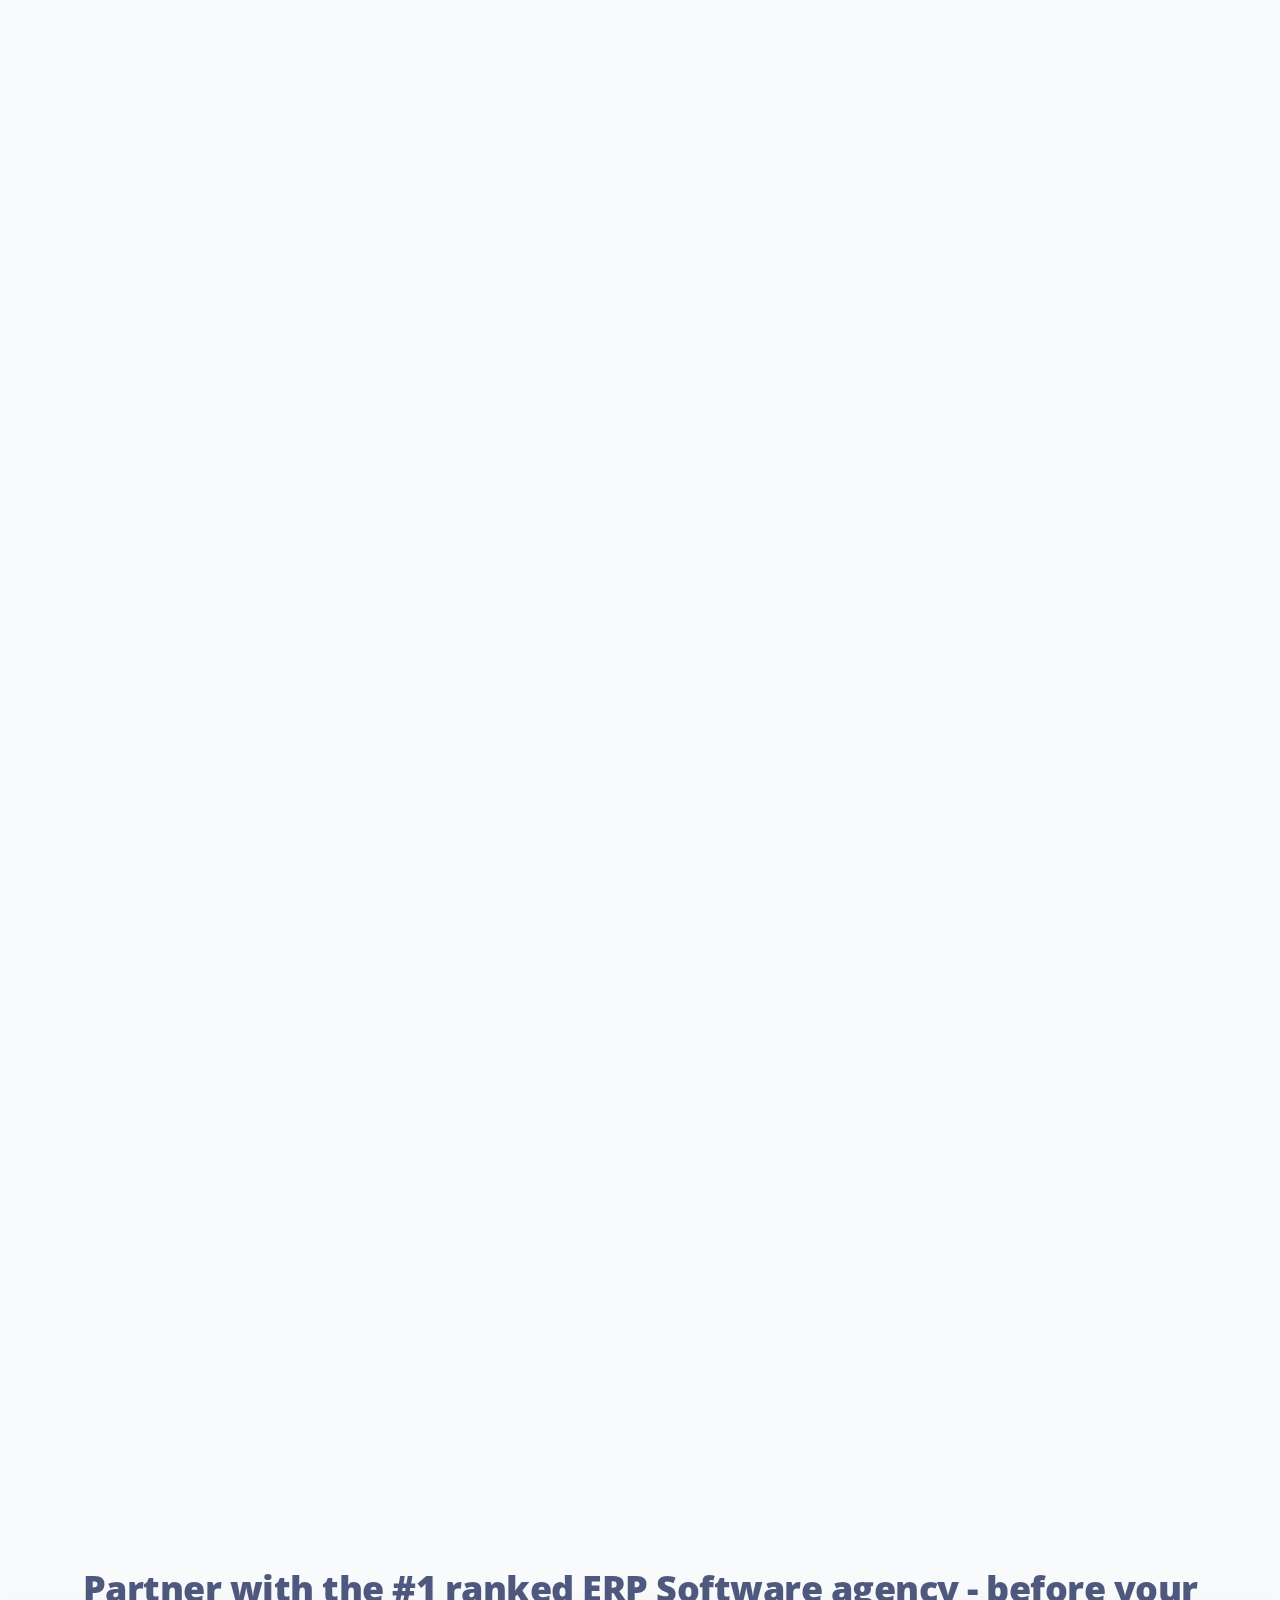
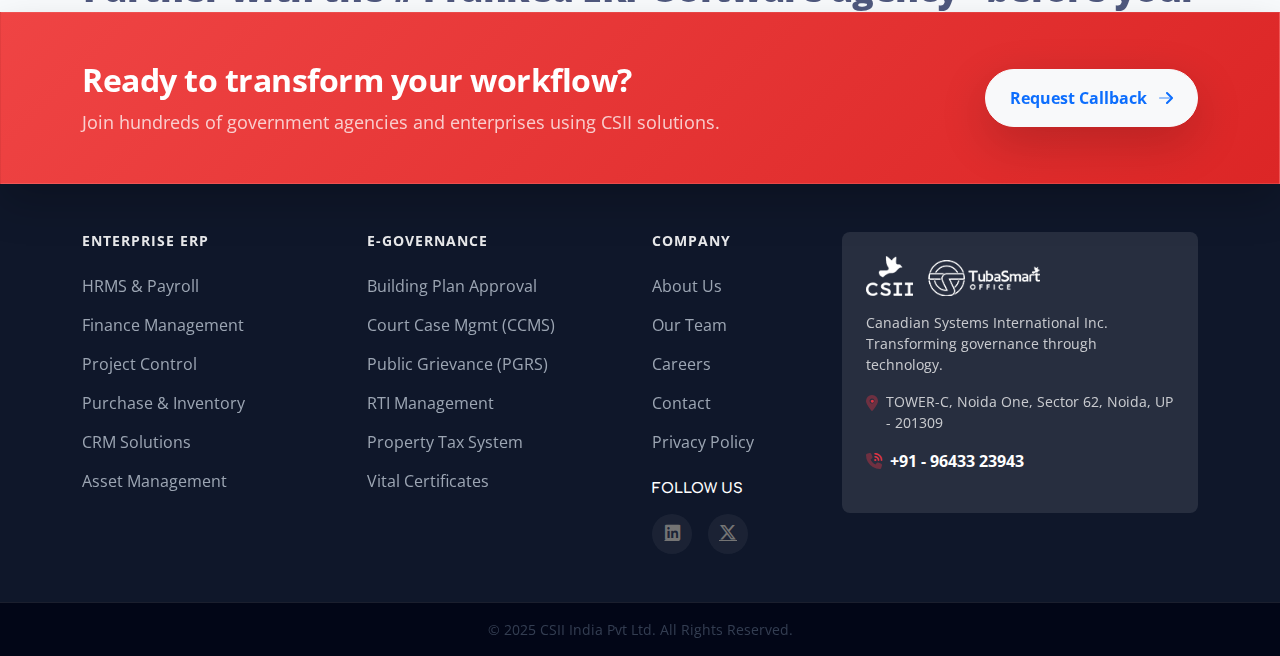
<file: digital-marketing.html>
<!doctype html>
<html lang="en">
  <head>
    <!-- Google tag (gtag.js) -->
    <script async src="https://www.googletagmanager.com/gtag/js?id=G-VN6RC8JM6C"></script>
    <script>
      window.dataLayer = window.dataLayer || [];
      function gtag(){dataLayer.push(arguments);}
      gtag('js', new Date());

      gtag('config', 'G-VN6RC8JM6C');
    </script>
    
    <!-- Required meta tags -->
    <meta charset="utf-8">
    <meta http-equiv="X-UA-Compatible" content="IE=edge">
    <meta name="viewport" content="width=device-width, initial-scale=1">
    
    <link rel="shortcut icon" href="images/favicon/favicon.ico" type="image/x-icon">
  
    <title>CSII INDIA | Canadian Systems International Inc India | Customized ERP, IT Services , Payroll Solutions | ERP Software Development Company</title>
    <meta name="author" content="CSII INDIA - www.csii.in">

    <meta name="description" content="CSII stands for Canadian Systems International INC. Zero Code Lead to Zero defect, CSII India provides hundreds of governments projects with TUBA Platform, Our industry-leading govtech platform, to help them deliver outstanding services to citizens, increase revenue, optimize their mobile workforce, and build smart communities." />	
    
    <link rel="canonical" href="https://csii.in/" />
    <meta property="og:locale" content="en_US" />
    <meta property="og:type" content="website" />
    <meta property="og:title" content="CSII INDIA | TUBA ERP Software" />
    <meta property="og:description" content="TUBA - The ERP (Enterprise Resource Planning) - which is a type of business management software. It helping businesses manage their finances, operations, sales, and customer relationships." />
    <meta property="og:url" content="https://csii.in/" />
    <meta property="og:site_name" content="CSII INDIA | Canadian Systems International Inc India" />

    <meta name="keywords" content="CSII INDIA: Canadian Systems International Inc India, canadian systems international inc, csii, csi, csi full form, zero code leads to zero defect, csi software, about csii, About CSII, CSII, csii india, csii india pvt. ltd., tuba, total universal business automation, business automation, enterprise platform, smarter government, process automation, canadian systems international inc india, web services, it Company, web design company, java development, angular development, software company noida, software company delhi, software company india,  it company noida, it company delhi, it company india, software company, IT company, csii india, custom software development company, it company in canada, mobile solution, app development csii news, tuba development, csii india pvt ltd, automation, automation testing tools, industrial automation, tubemate, tuba tuba, tuba images, tuba meaning, tuba platform, tuba sound, csii tuba, tuba backend, web design, web developer, web services tutorial, website services, w3schools web services, w3schools, HTML, CSS, JavaScript, DOM, jQuery,PHP, SQL, XML, Python, Bootstrap, Web, W3CSS, W3C, tutorials, programming, development, training, learning, quiz, primer, lessons, reference, examples, source code,  demos, tips, w3c, canadian company, best web design company, best web development company, mnc company, mnc, mnc company india, mnc company canada, business solution, digital solution, government web services, indian government, Best Cloud ERP Software, ERP software company, ERP software company in India, ERP companies in India, ERP software for manufacturing, ERP system software, ERP system, ERP software systems, ERP accounting software, ERP software in India, best ERP software in India, ERP software solutions, Enterprise resource planning software, mnc company, hrms, finance, fms, file management erp, plms, pims, gst, api, real estate app, mobile app">
    <meta name="rights" content="." />
    <meta property="og:description" content="TUBA - The ERP (Enterprise Resource Planning) - which is a type of business management software. It helping businesses manage their finances, operations, sales, and customer relationships."/>
    
    <meta name="twitter:card" content="summary" />  
    <meta name="twitter:title" content="Digital Transformation Services, Enterprise Application, Permitting and Compliance, Licensing and Freedom of Information Platform Leader for Government and Regulatory Agencies of all sizes - CSII INDIA" />
    <meta name="twitter:description" content="TUBA - The ERP (Enterprise Resource Planning) - which is a type of business management software. It helping businesses manage their finances, operations, sales, and customer relationships." />
    <meta name="twitter:site" content="@csiiIndiaPvtLtd" />
    <meta name="twitter:image" content="https://csii.in/" />
    <meta name="twitter:creator" content="@csiiIndiaPvtLtd" />
    <link rel="shortlink" href="https://csii.in/" />

    <!-- fonts css -->
    <link rel="preconnect" href="https://fonts.googleapis.com">
    <link rel="preconnect" href="https://fonts.gstatic.com" crossorigin>
    <link href="https://fonts.googleapis.com/css2?family=Comfortaa:wght@300..700&family=Open+Sans:ital,wght@0,300..800;1,300..800&display=swap" rel="stylesheet">

        
   
    <link rel="stylesheet" href="font-awesome-6.6.0-pro/all.css"> <!-- Font Awesome Free 6.2.1 pro -->

    <!-- effect CSS -->
    <link rel="stylesheet" href="css/aos.css">  <!-- on scroll animation-->
    <link rel="stylesheet" href="css/animate.css">  <!-- Animate css-->
    <link rel="stylesheet" href="css/hover-min.css"> <!-- hover Animation -->
    
    <!-- stylesheet -->
    <link rel="stylesheet" href="css/material-color.css">
    <link rel="stylesheet" href="css/bootstrap.min.css">
    <link rel="stylesheet" href="css/style_csii.css"> <!-- Custom Design css --> 

    <script src="js/jquery-3.6.3.min.js" type="text/javascript"></script>
    
    <script src="js/header.js" type="text/javascript" defer></script>
    <script src="js/footer.js" type="text/javascript" defer></script>

  </head>
  <body>    
    <div class="bg-top">
      <header-js></header-js>   
      
      <div class="container">
      <div class="banner-heading text-center mt-85 pb-5">
        <h1 class="heading-1">Digital Marketing</h1>
        <h5 class="sub-heading-color fw-bold"> </h5>
      </div>
      <div class="shadow flex justify-center p-3 white rounded-2">
        <nav style="--bs-breadcrumb-divider: url(&#34;data:image/svg+xml,%3Csvg xmlns='http://www.w3.org/2000/svg' width='8' height='8'%3E%3Cpath d='M2.5 0L1 1.5 3.5 4 1 6.5 2.5 8l4-4-4-4z' fill='%236c757d'/%3E%3C/svg%3E&#34;);" aria-label="breadcrumb">
          <ol class="breadcrumb mb-0">
            <li class="breadcrumb-item"><a href="index.html">Home</a></li>
            <li class="breadcrumb-item active" aria-current="page">Digital Marketing</li>
          </ol>
        </nav>
      </div>
    </div>

      <div class="container text-center mt-5">
        <div class="row justify-content-md-center">
          <div class="col-md-4 mb-5">
            <div class="card shadow-16dp">
              <img src="images/banners/product-banner-finance.jpg" class="card-img-top" alt="tuba products">
              <div class="card-body">
                <h5 class="card-title text-black">TUBA Finance</h5>
                <p class="small">Uses to view and manage its income, expenses, and assets to maximize profits and ensure sustainability. <br><br>
                  It helps to improve both short and long-term business performance.</p>
                <a href="finance.html" class="btn btn-primary rounded-pill btn-sm me-2">Read More <i class="fa-duotone fa-arrow-right"></i></a>
                <a href="enquiry.html" class="btn btn-danger rounded-pill btn-sm"><i class="fa-duotone fa-cart-shopping"></i> Buy</a>
              </div>
            </div>
          </div>
          <div class="col-md-4 mb-5">
            <div class="card">
              <img src="images/banners/product-2.jpg" class="card-img-top" alt="tuba products">
              <div class="card-body">
                <h5 class="card-title text-black">TUBA HRMS</h5>
                <p class="small">Used for everything from recruiting and hiring to training, evaluations, and so much more. <br> <br>
                  HR management software for more efficient management of HR information.</p>
                <a href="hrms.html" class="btn btn-primary rounded-pill btn-sm me-2">Read More <i class="fa-duotone fa-arrow-right"></i></a>
                <a href="enquiry.html" class="btn btn-danger rounded-pill btn-sm"><i class="fa-duotone fa-cart-shopping"></i> Buy</a>
              </div>
            </div>
          </div>
          <div class="col-md-4 mb-5">
            <div class="card shadow-16dp">
              <img src="images/banners/product-banner-pims.jpg" class="card-img-top" alt="tuba products">
              <div class="card-body">
                <h5 class="card-title text-black">TUBA PIMS</h5>
                <p class="small">Purchase Inventory Management is the process of identifying, managing and maintaining the hardware and software assets of an
                organization. Manual compilation and reconciliation of IT assets is effort-intensive and error-prone.</p>
                <a href="pin.html" class="btn btn-primary rounded-pill btn-sm me-2">Read More <i class="fa-duotone fa-arrow-right"></i></a>
                <a href="enquiry.html" class="btn btn-danger rounded-pill btn-sm"><i class="fa-duotone fa-cart-shopping"></i> Buy</a>
              </div>
            </div>
          </div>
          <div class="col-md-4 mb-5" data-aos="fade-up" data-aos-duration="500">
            <div class="card">
              <img src="images/banners/product-1.jpg" class="card-img-top" alt="tuba products">
              <div class="card-body">
                <h5 class="card-title text-black">TUBA PMS</h5>
                <p class="small">A Project Management System is a model for overseeing the execution of a project. It can provide a framework formanaging
                expectations, delegating responsibilities and creating procedures.
                </p>
                <a href="project-mangement.html" class="btn btn-primary rounded-pill btn-sm me-2">Read More <i class="fa-duotone fa-arrow-right"></i></a>
                <a href="enquiry.html" class="btn btn-danger rounded-pill btn-sm"><i class="fa-duotone fa-cart-shopping"></i> Buy</a>
              </div>
            </div>
          </div>
          <div class="col-md-4 mb-5" data-aos="fade-up" data-aos-duration="800">
            <div class="card shadow-16dp">
              <img src="images/banners/product-banner-task-manager.jpg" class="card-img-top" alt="tuba products">
              <div class="card-body">
                <h5 class="card-title text-black">TUBA Task Manager</h5>
                <p class="small">Create a timeline of your plans, update your priorities as they change, and communicate the status of work to your
                Projects. When work is connected, it's easier to stay in-sync. Tag your teammates, share relevant files, and stay in the loop with
                real-time notifications.
                </p>
                <a href="task-management.html" class="btn btn-primary rounded-pill btn-sm me-2">Read More <i class="fa-duotone fa-arrow-right"></i></a>
                <a href="enquiry.html" class="btn btn-danger rounded-pill btn-sm"><i class="fa-duotone fa-cart-shopping"></i> Buy</a>
              </div>
            </div>
          </div>
          <div class="col-md-4 mb-5" data-aos="fade-up" data-aos-duration="1000">
            <div class="card">
              <img src="images/banners/product-banner-crm.jpg" class="card-img-top" alt="tuba products">
              <div class="card-body">
                <h5 class="card-title text-black">TUBA CRM</h5>
                <p class="small">Customer Relationship Management is software that manages all the ways a customer interacts with a business. It gives the business a central repository of all customer data, tracking all customer interactions.
                </p>
                <a href="crm.html" class="btn btn-primary rounded-pill btn-sm me-2">Read More <i class="fa-duotone fa-arrow-right"></i></a>
                <a href="enquiry.html" class="btn btn-danger rounded-pill btn-sm"><i class="fa-duotone fa-cart-shopping"></i> Buy</a>
              </div>
            </div>
          </div>

        </div>
      </div>

      <section class="banner mt-4">
        <img src="images/banners/digital-marketing-banner.jpg" alt="Where Coding Meets Excellence. The Complete Software Solution" class="img-fluid w-100">
      </section>

      <div class="container text-center mt-5">
        <h2 class="heading-2 fw-bold pt-5" data-aos="fade-up" data-aos-duration="800">Our Testimonials <i class="fa-duotone fa-comment-quote position-relative opacity-50" style="top: -30px;"></i></h2>

        <div class="row mt-4">
          <div class="col-md mb-3" data-aos="fade-up" data-aos-duration="1000">
            <div class="card card-body shadow">
              <p class="text-center">
                <img src="images/icons/programmer.png" alt="user feedback" class="img-fluid rounded-circle border" style="max-width: 70px;">
              </p>
              <p class="font-size-md">
                <i class="fa-duotone fa-quote-left fa-3x opacity-50"></i> Moving to CSII India has made us wonder how we survived before it happened, the product is comprehensive, built with great attention to detail and is highly differentiated from most other HRMS solutions in the market.
              </p>
              <div class="small text-end font-monospace">
                <span class="text-primary">- HR Manager</span> <br>
                <em>Luxury Personified.</em>
              </div>
            </div>
          </div>
          <div class="col-md mb-3" data-aos="fade-up" data-aos-duration="1200">
            <div class="card card-body shadow">
              <p class="text-center">
                <img src="images/icons/programmer.png" alt="user feedback" class="img-fluid rounded-circle border"
                  style="max-width: 70px;">
              </p>
              <p class="font-size-md">
                <i class="fa-duotone fa-quote-left fa-3x opacity-50"></i> The first thing that strikes you when you see CSII India is its simplicity in design; a refreshing change from the norm. We wanted a platform that can adapt to our frequently changing needs and CSII India has been the right choice.
              </p>
              <div class="small text-end font-monospace">
                <span class="text-primary">- HR Head</span>  <br>
                <em>Afry India Pvt Ltd.</em>
              </div>
            </div>
          </div>
          <div class="col-md mb-3" data-aos="fade-up" data-aos-duration="1300">
            <div class="card card-body shadow">
              <p class="text-center">
                <img src="images/icons/programmer.png" alt="user feedback" class="img-fluid rounded-circle border"
                  style="max-width: 70px;">
              </p>
              <p class="font-size-md">
                <i class="fa-duotone fa-quote-left fa-3x opacity-50"></i> We believe in simplification and value addition in the truest sense. So when it came to HR Solutions for our own people, we wanted a brand that could be a great combination of functionality & usability.
              </p>
              <div class="small text-end font-monospace">
                <span class="text-primary">- GM HR</span> <br>
                <em>Sunvoice Electronics Pvt Ltd.</em>
              </div>
            </div>
          </div>
        </div>

        <div class="row justify-content-md-center mt-5" data-aos="fade-up" data-aos-duration="1000">
          <div class="col-md-8">
            <div class="card card-body">
              <div class="ratio ratio-16x9 shadow-16dp">
                  <iframe src="https://www.youtube-nocookie.com/embed/89EZzrzLXiM?si=Iyshz7KIPb8XZKcs" title="CSII Finance ERP video" frameborder="0" allow="accelerometer; autoplay; clipboard-write; encrypted-media; gyroscope; picture-in-picture; web-share" allowfullscreen></iframe>
              </div>
            </div>
          </div>
        </div>

        <div class="row mt-5">
          <div class="col-md-5 mb-4" data-aos="fade-down-left" data-aos-duration="1200">
            <img src="images/female-executive-manager-team.jpg" alt="csii hrms"
              class="img-fluid rounded shadow-16dp hvr-pulse-shrink">
          </div>
          <div class="col-md mb-4 line-height-1-8" data-aos="fade-down-right" data-aos-duration="900">
            <p class="font-size-xl text-justify">
              Since 1989 CSII (Canadian Systems International Inc) India has been fuelling process performance through purpose-built,
              automation technology. For over 31 years, governments and regulatory agencies, all over the world, have relied on the
              TUBA™ platform to power their complex processes. Specializing in the manufacturing and trading sectors, CSII is a well-known ERP software development company in India that provides the solutions, processes, and tools to assist you to manage your data and gain insights into your
              business.
            </p>
          </div>
        </div>

        <h2 class="heading-1 mt-5" data-aos="fade-up" data-aos-duration="800"> Let's make things happen </h2>
        <h5 class="heading-2 opacity-75 border-bottom border-primary-subtle pb-2" data-aos="fade-up" data-aos-duration="1000">Partner with the #1 ranked ERP Software agency - before your competitor does.</h5>
        <h5 class="sub-heading-color" data-aos="fade-up" data-aos-duration="1200">Get Your Free Proposal to call +91 <span class="h3 me-2">98717 21666</span> to get started today.</h5>
      </div>
    </div>


    <footer-js></footer-js>   
    
    <script src="js/bootstrap.bundle.min.js"></script>   
    <script src="js/aos.js"></script> <!--For on scroll Animation-->
    
    <script src="js/custom.js"></script> <!-- Custom JS -->

  </body>
</html>
</file>
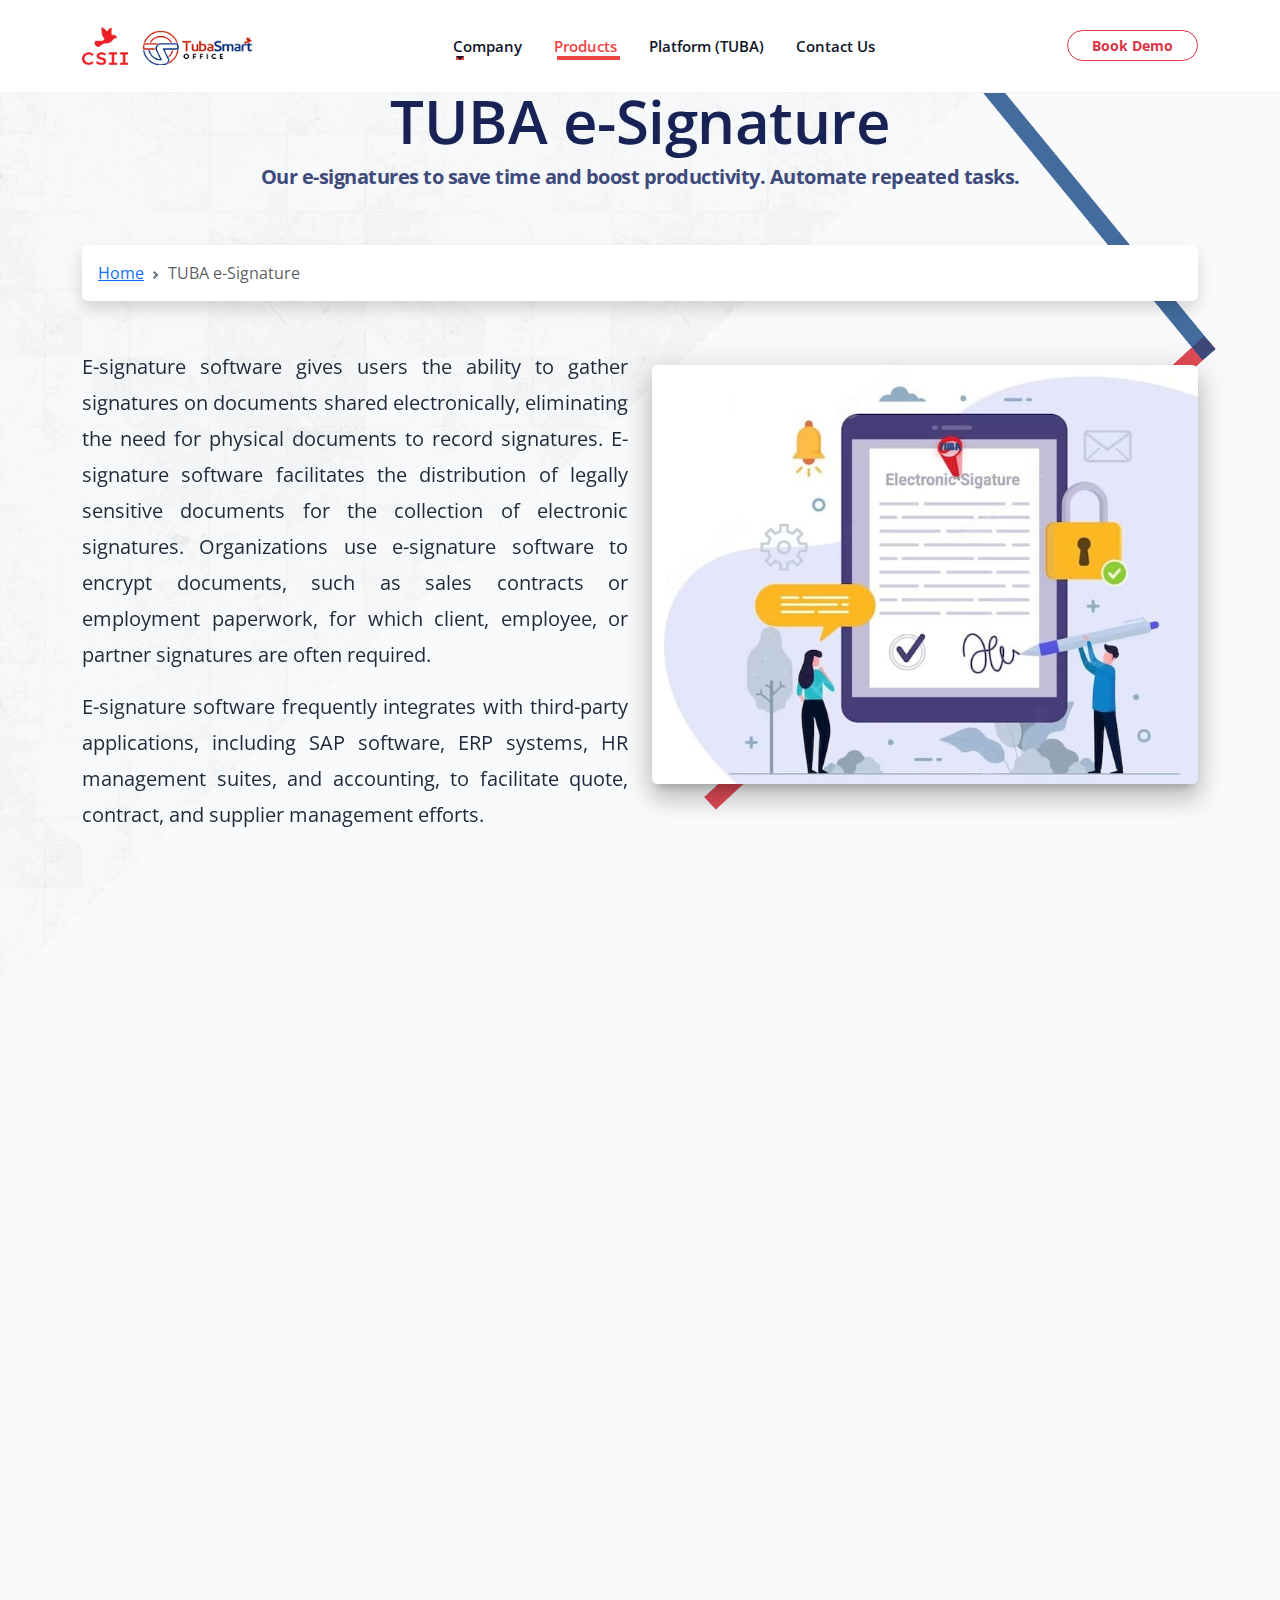
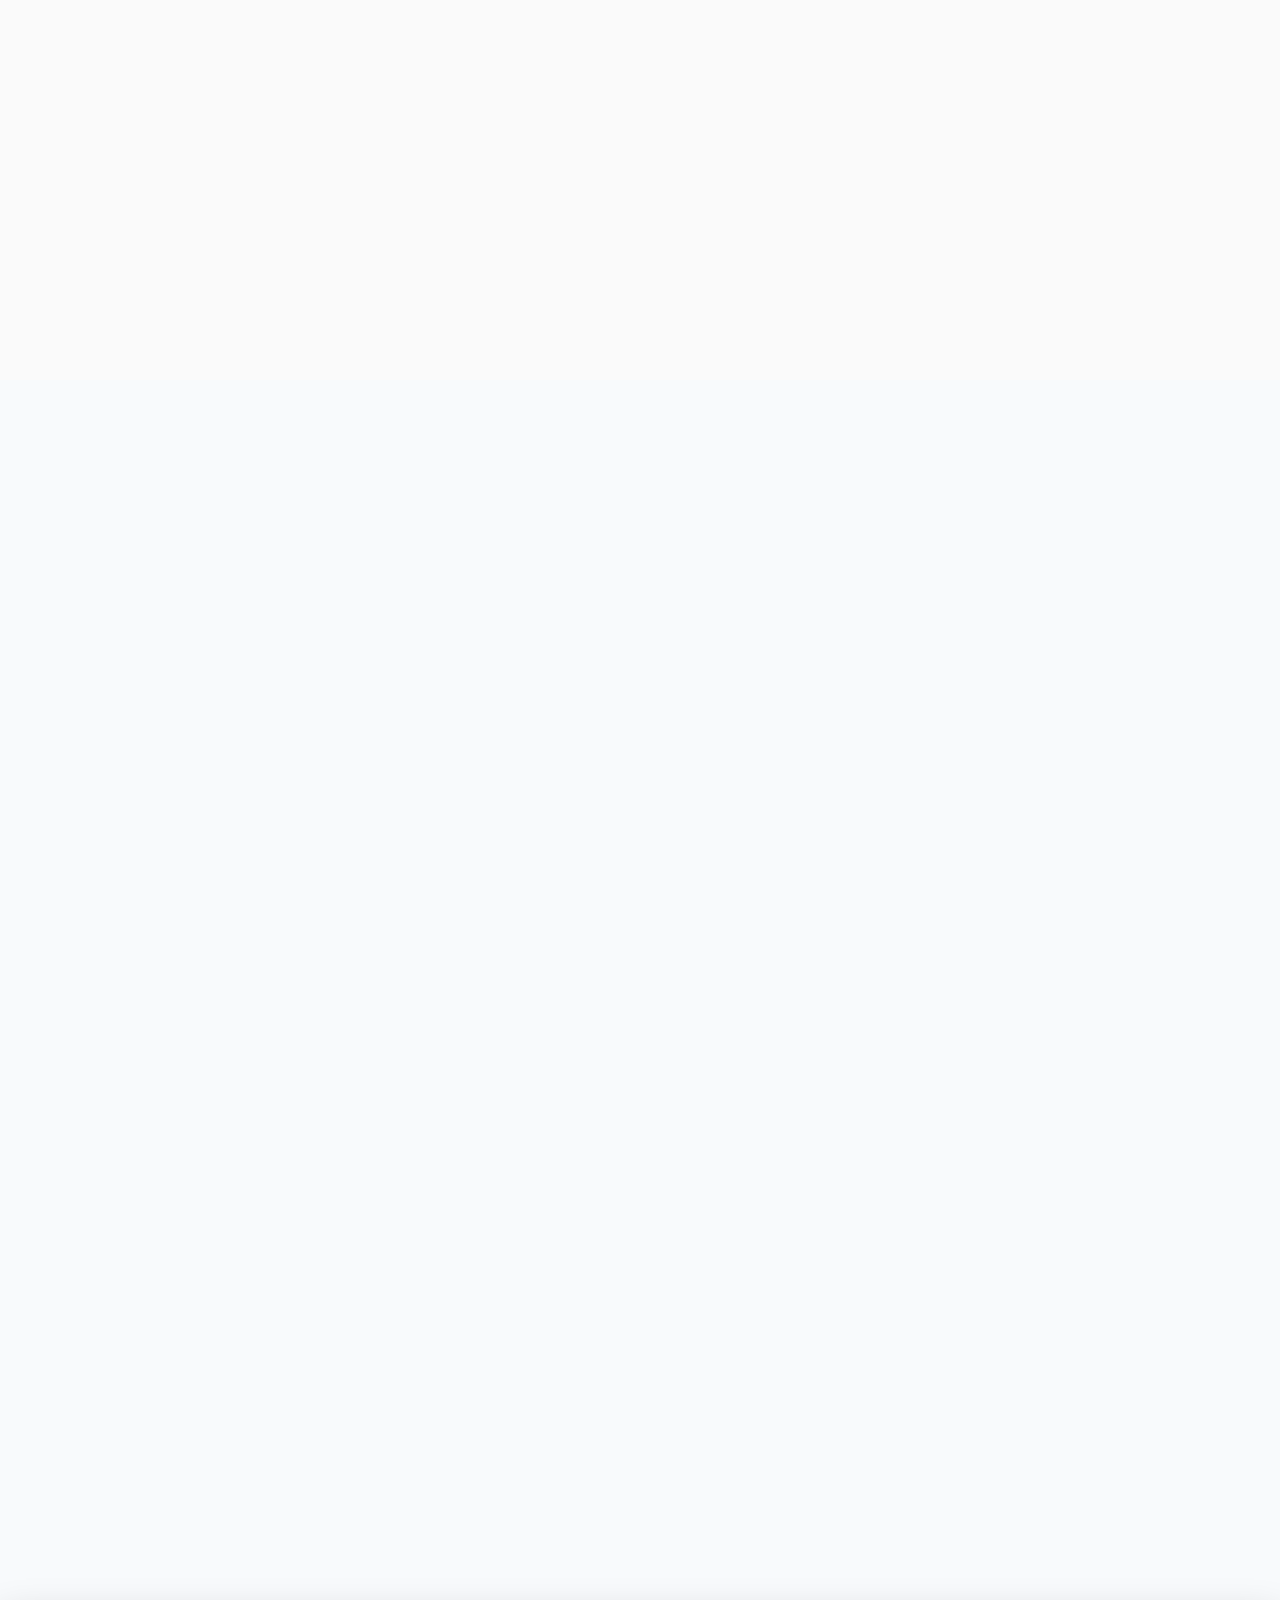
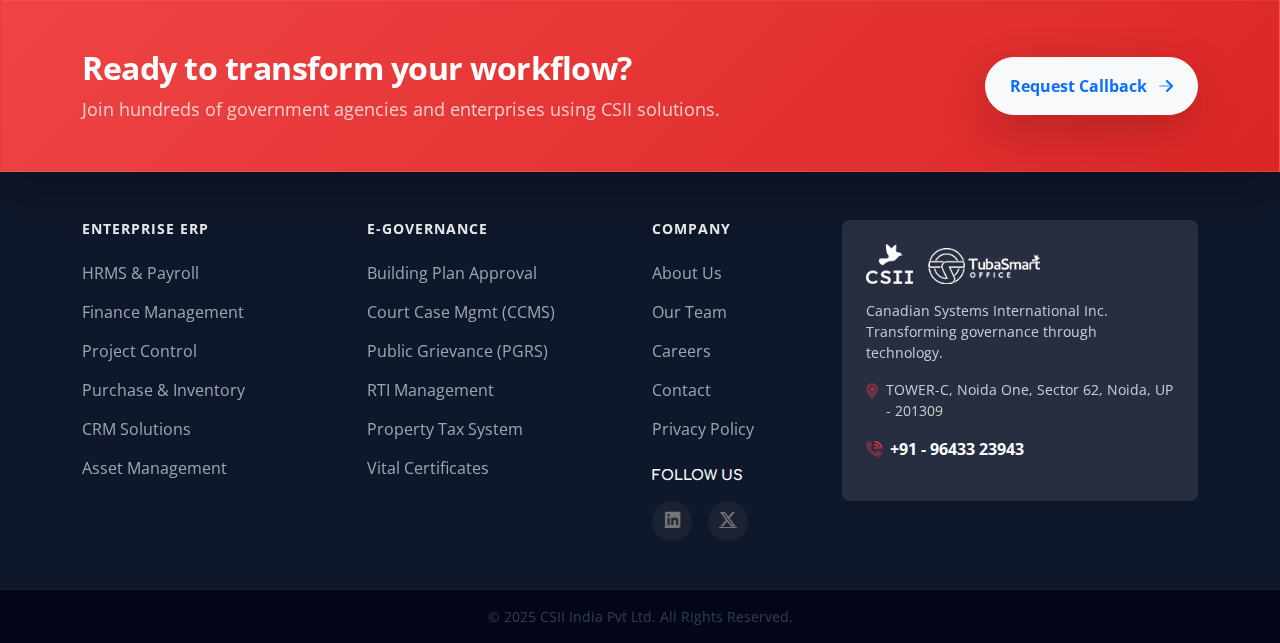
<file: e-signature.html>
<!doctype html>
<html lang="en">
  <head>
    <!-- Google tag (gtag.js) -->
    <script async src="https://www.googletagmanager.com/gtag/js?id=G-VN6RC8JM6C"></script>
    <script>
      window.dataLayer = window.dataLayer || [];
      function gtag(){dataLayer.push(arguments);}
      gtag('js', new Date());

      gtag('config', 'G-VN6RC8JM6C');
    </script>

    <!-- Required meta tags -->
    <meta charset="utf-8">
    <meta http-equiv="X-UA-Compatible" content="IE=edge">
    <meta name="viewport" content="width=device-width, initial-scale=1">
    
    <link rel="shortcut icon" href="images/favicon/favicon.ico" type="image/x-icon">
  
    <title>CSII INDIA | Canadian Systems International Inc India | Customized ERP, IT Services , Payroll Solutions | ERP Software Development Company</title>
    <meta name="author" content="CSII INDIA - www.csii.in">

    <meta name="description" content="CSII stands for Canadian Systems International INC. Zero Code Lead to Zero defect, CSII India provides hundreds of governments projects with TUBA Platform, Our industry-leading govtech platform, to help them deliver outstanding services to citizens, increase revenue, optimize their mobile workforce, and build smart communities." />	
    
    <link rel="canonical" href="https://csii.in/" />
    <meta property="og:locale" content="en_US" />
    <meta property="og:type" content="website" />
    <meta property="og:title" content="CSII INDIA | Canadian Systems International Inc India" />
    <meta property="og:description" content="CSII India Pvt. Ltd. provides hundreds of governments projects with TUBA Platform, Our Product - Digital Signature, A digital signatures to save time and boost productivity. Automate repeated tasks." />
    <meta property="og:url" content="https://csii.in/" />
    <meta property="og:site_name" content="CSII INDIA | Canadian Systems International Inc India" />

    <meta name="keywords" content="CSII INDIA, e-sign, digital signature, e signature, Electronic signature, csii, e-sign app, e signature software, digital signature online, digital signature free, digital signature creator, e signature maker from picture, e signature online, esignature free, digital signature maker">
    <meta name="rights" content="." />
    <meta property="og:description" content="TUBA - Digital Signature, A digital signatures to save time and boost productivity. Automate repeated tasks."/>
    
    <meta name="twitter:card" content="summary" />  
    <meta name="twitter:title" content="TUBA - Digital Signature, A digital signatures to save time and boost productivity. Automate repeated tasks." />
    <meta name="twitter:description" content="TUBA - Digital Signature, A digital signatures to save time and boost productivity. Automate repeated tasks." />
    <meta name="twitter:site" content="@csiiIndiaPvtLtd" />
    <meta name="twitter:image" content="https://csii.in/" />
    <meta name="twitter:creator" content="@csiiIndiaPvtLtd" />
    <link rel="shortlink" href="https://csii.in/" />

    <!-- fonts css -->
    <link rel="preconnect" href="https://fonts.googleapis.com">
    <link rel="preconnect" href="https://fonts.gstatic.com" crossorigin>
    <link href="https://fonts.googleapis.com/css2?family=Comfortaa:wght@300..700&family=Open+Sans:ital,wght@0,300..800;1,300..800&display=swap" rel="stylesheet">

        
   
    <link rel="stylesheet" href="font-awesome-6.6.0-pro/all.css"> <!-- Font Awesome Free 6.2.1 pro -->
        
    <!-- effect CSS -->
    <link rel="stylesheet" href="css/aos.css">  <!-- on scroll animation-->
    <link rel="stylesheet" href="css/animate.css">  <!-- Animate css-->
    <link rel="stylesheet" href="css/hover-min.css"> <!-- hover Animation -->    

    <!-- stylesheet -->
    <link rel="stylesheet" href="css/material-color.css">
    <link rel="stylesheet" href="css/bootstrap.min.css">
    <link rel="stylesheet" href="css/style_csii.css"> <!-- Custom Design css -->
    
    <script src="js/jquery-3.6.3.min.js" type="text/javascript"></script>
    
    <script src="js/header.js" type="text/javascript" defer></script>
    <script src="js/footer.js" type="text/javascript" defer></script>
  </head>
  <body>    
  <div class="bg-top">
    <header-js></header-js>      
    
    <div class="container">
      <div class="banner-heading text-center mt-85 pb-5">
        <h1 class="heading-1">TUBA e-Signature</h1>
        <h5 class="sub-heading-color fw-bold">Our e-signatures to save time and boost productivity. Automate repeated tasks.</h5>
      </div>
      <div class="shadow flex justify-center p-3 white rounded-2">
        <nav style="--bs-breadcrumb-divider: url(&#34;data:image/svg+xml,%3Csvg xmlns='http://www.w3.org/2000/svg' width='8' height='8'%3E%3Cpath d='M2.5 0L1 1.5 3.5 4 1 6.5 2.5 8l4-4-4-4z' fill='%236c757d'/%3E%3C/svg%3E&#34;);" aria-label="breadcrumb">
          <ol class="breadcrumb mb-0">
            <li class="breadcrumb-item"><a href="index.html">Home</a></li>
            <li class="breadcrumb-item active" aria-current="page">TUBA e-Signature</li>
          </ol>
        </nav>
      </div>
    </div>
    
    <div class="container mt-5">
      <div class="row">
        <div class="col-md mb-4 line-height-1-8 text-justify" data-aos="fade-down-right" data-aos-duration="900">
          <p class="font-size-xl">
            E-signature software gives users the ability to gather signatures on documents shared electronically, eliminating the need for physical documents to record signatures. E-signature software facilitates the distribution of legally sensitive documents for the collection of electronic signatures. Organizations use e-signature software to encrypt documents, such as sales contracts or employment paperwork, for which client, employee, or partner signatures are often required.
          </p>
          <p class="font-size-xl">
            E-signature software frequently integrates with third-party applications, including SAP software, ERP systems, HR management suites, and accounting, to facilitate quote, contract, and supplier management efforts.
          </p>
        </div>
        <div class="col-md mb-4" data-aos="fade-down-left" data-aos-duration="1200">
          <img src="images/e-sign.jpg" alt="tuba e sign" class="img-fluid rounded shadow-16dp mt-3">
        </div>
      </div>

      <h4 class="sub-heading-color fw-bold text-center line-height-1-6" data-aos="fade-up" data-aos-duration="800">
        Built-in security standards that meet local and federal legal requirements further streamline the legal document exchange process and guarantee the legitimacy and legal ramifications of signatures made through <span class="font-weight-800 indigo-text">TUBA</span> e-Signature software.
      </h4>

      <div class="row mb-5">
        <div class="col-md mb-4">
          <h2 class="heading-2 mt-5 mb-4" data-aos="fade-up" data-aos-anchor-placement="top-bottom" data-aos-duration="1200">Advantages </h2>

          <ul class="list-bullet" data-aos="fade-up" data-aos-duration="1200">
            <li>Send documents from anywhere in seconds. </li>
            <li>Qualified electronic signatures </li>
            <li>Enhance document security </li>
            <li>Integrate e-Sign Capabilities into Your App or Website </li>
            <li>Automated eSignature tracking</li>
          </ul>

        </div>
        <div class="col-md" data-aos="fade-down-left" data-aos-duration="900">
          <img src="images/e-signing-solution.png" alt="tuba e sign" class="img-fluid">
        </div>
      </div>

    </div>

    <section class="grey lighten-5 py-5 my-5">
      <div class="container text-center">
        <h2 class="heading-2" data-aos="fade-up" data-aos-anchor-placement="top-bottom" data-aos-duration="1200">Key Features & Functionalities </h2>

        <div class="row g-4 row-cols-2 row-cols-md-3 row-cols-lg-4 mt-3 mb-4 justify-content-md-center">
          <div class="col" data-aos="fade-up" data-aos-duration="800">
            <div class="line_tiles">
              <div class="item_content bg-gradientlight-8">
                <span class=" mt-2 mb-3"><img src="images/icons/approval.png" alt="icon" class="img-fluid" style="max-width: 60px;"></span>
                <span class="fs-5">Sales contracts</span>
              </div>
            </div>
          </div>
          <div class="col" data-aos="fade-up" data-aos-duration="900">
            <div class="line_tiles">
              <div class="item_content bg-gradientlight-8">
                <span class=" mt-2 mb-3"><img src="images/icons/documents-attachment.png" alt="icon" class="img-fluid" style="max-width: 60px;"></span>
                <span class="fs-5">HR documents </span>
              </div>
            </div>
          </div>
          <div class="col" data-aos="fade-up" data-aos-duration="1000">
            <div class="line_tiles">
              <div class="item_content bg-gradientlight-8">
                <span class=" mt-1 mb-2"><img src="images/icons/send-money.png" alt="icon" class="img-fluid" style="max-width: 60px;"></span>
                <span class="fs-5">Payroll</span>
              </div>
            </div>
          </div>
          <div class="col" data-aos="fade-up" data-aos-duration="1100">
            <div class="line_tiles">
              <div class="item_content bg-gradientlight-8">
                <span class=" mt-2 mb-3"><img src="images/icons/newspaper.png" alt="icon" class="img-fluid" style="max-width: 50px;"></span>
                <span class="fs-5">Purchase orders</span>
              </div>
            </div>
          </div>
          <div class="col" data-aos="fade-up" data-aos-duration="800">
            <div class="line_tiles">
              <div class="item_content bg-gradientlight-8">
                <span class=" mt-2 mb-3"><img src="images/icons/invoice-1.png" alt="icon" class="img-fluid" style="max-width: 50px;"></span>
                <span class="fs-5">Invoices</span>
              </div>
            </div>
          </div>
          <div class="col" data-aos="fade-up" data-aos-duration="900">
            <div class="line_tiles">
              <div class="item_content bg-gradientlight-8">
                <span class=" mt-2 mb-3"><img src="images/icons/branding.png" alt="icon" class="img-fluid" style="max-width: 60px;"></span>
                <span class="fs-5">Expense reporting</span>
              </div>
            </div>
          </div>
          <div class="col" data-aos="fade-up" data-aos-duration="1000">
            <div class="line_tiles">
              <div class="item_content bg-gradientlight-8">
                <span class=" mt-2 mb-3"><img src="images/icons/delivery-note.png" alt="icon" class="img-fluid" style="max-width: 60px;"></span>
                <span class="fs-5">Vendor agreements</span>
              </div>
            </div>
          </div>
          <div class="col" data-aos="fade-up" data-aos-duration="1100">
            <div class="line_tiles">
              <div class="item_content bg-gradientlight-8">
                <span class=" mt-2 mb-3"><img src="images/icons/information.png" alt="icon" class="img-fluid" style="max-width: 60px;"></span>
                <span class="fs-5">Compliance documents</span>
              </div>
            </div>
          </div>

          </div>
      </div>
    </section>

    <div class="container" data-aos="fade-up" data-aos-duration="800">
      <h2 class="heading-2 fw-bold">Understanding e-Signature </h2>

      <h4 class="mt-2 sub-heading-color fw-bold">History of e-Signature:</h4>

      <p>The concept of a substitute signature dates to the 1800s. Telegraphed messages and signed autographs were common. By the twentieth century, telegraphed messages took over the place of a handwritten signature.</p>

      <p>However, by the twentieth century, the use of electronic signatures was legal. The ESIGN act was passed by President Bill Clinton and recognized the technology as legitimate.</p>

      <p>By law, e-signature laws were made clearer.</p>

      <p>While electronic signatures have only been recognized in the US since the mid-1990s, it was already very popular way before that. The technology became widely available and legal in the US in 2000.</p>

      <p>It was not until Lotus Notes 1.0 came on the market that the US Congress adopted the first laws governing the use of electronic signatures in commerce. And now, electronic signatures are as common as paper-based signatures.</p>

      <h4 class="mt-5 sub-heading-color fw-bold">How has electronic signatures change businesses? </h4>

      <p>Electronic signatures have changed the face of business. The Patriot Act extension was signed with an autopen.
      <br><br>
      The legislation now requires electronic documents to be signed electronically. In addition, a paper-based contract may be a more secure option than an email. Although the government has made it easier to implement electronic documents, the history of electronic signatures is quite interesting.</p>

      <p>For example, the technology has evolved from an autopen to a computerized document.</p>

      <p>Until the present, electronic signatures have been used to create legal documents. In the past, the signature was the only way to establish a binding contract.</p>
      <p>In the 1670s, the State of Frauds Act mandated that all contracts must be signed. It was a good measure against fraud. It still has.</p>
      <p>But the technology of electronic signatures has come a long way. Its development and use have transformed commerce.</p>

      <h4 class="mt-5 sub-heading-color fw-bold">Getting Started </h4>

      <p>Electronic signatures are a quick, easy, and secure way to sign documents. They are legally binding in India and most of countries and are recognized by major organizations. </p>

      <p>In addition, electronic signatures can be easily verified and authenticated, making them perfect for use in sensitive contracts and transactions. </p>
      <p>CSII offers a free electronic signature software i.e TUBA e-Signature that is simple to use and compatible with all major document formats.</p>

      <a href="enquiry.html" class="btn btn-primary btn-lg shadow rounded-pill px-5"><img src="images/demo-icon.png" alt="icon" class="img-fluid me-1"> Want to free Demo</a>
    </div>
  </div>

    <footer-js></footer-js>
   
    
    <script src="js/bootstrap.bundle.min.js"></script>   
    <script src="js/aos.js"></script> <!--For on scroll Animation-->
    
    <script src="js/custom.js"></script> <!-- Custom JS -->
    
       
  </body>
</html>
</file>
<file: css/style_csii.css>
@charset "utf-8";
/* CSS Document */
/* @import url('https://fonts.googleapis.com/css2?family=Comfortaa:wght@300..700&family=Open+Sans:ital,wght@0,300..800;1,300..800&display=swap'); */

.card,
.btn,
.dropdown,
button,
input,
select,
textarea,
a {
  -webkit-transition: all .3s ease-in-out;
  -moz-transition: all .3s ease-in-out;
  -ms-transition: all .3s ease-in-out;
  -o-transition: all .3s ease-in-out;
  transition: all .3s ease-in-out;
}

body {
  font-family: "Open Sans", sans-serif;
  color: #606060;
  font-weight: normal;
}

.heading-font,
h1,
.h1,
h2,
.h2,
h3,
.h3,
h4,
.h4,
h5,
.h5,
h6,
.h6 {
  font-family: "Comfortaa", sans-serif;
}

p {
  font-size: 1.15rem;
}

.text-justify {
  text-align: justify;
}

.font-size-xxxs {
  font-size: 0.472rem
}

/* size 7.55px */
.font-size-xxs {
  font-size: 0.563rem
}

/* size 9px */
.font-size-xs {
  font-size: 0.659rem
}

/* size 10.55px */
.font-size-sssm {
  font-size: 0.75rem
}

/* size 12px */
.font-size-ssm {
  font-size: 0.813rem
}

/* size 13px */
.font-size-sm {
  font-size: 0.875rem
}

/* size 14px */
.font-size-md {
  font-size: 0.938rem
}

/* size 15px */
.font-size-lg {
  font-size: 1.125rem
}

/* size 18px */
.font-size-xl {
  font-size: 1.25rem
}

/* size 20px */
.font-size-xxl {
  font-size: 1.375rem
}

/* size 22px */
.font-size-xxxl {
  font-size: 1.5rem
}

/* size 24px */
.font-size-30 {
  font-size: 1.875rem
}

/* size 30px */
.font-size-40 {
  font-size: 2.50rem
}

/* size 40px */
.font-size-60 {
  font-size: 3.75rem
}

/* size 60px */
.font-size-100 {
  font-size: 6.25rem
}

/* size 100px */

.font-weight-100 {
  font-weight: 100;
}

.font-weight-200 {
  font-weight: 200;
}

.font-weight-300 {
  font-weight: 300;
}

.font-weight-400 {
  font-weight: 400;
}

.font-weight-500 {
  font-weight: 500;
}

.font-weight-600 {
  font-weight: 600;
}

.font-weight-700 {
  font-weight: 700;
}

.font-weight-800 {
  font-weight: 800;
}

.font-weight-900 {
  font-weight: 900;
}

.font-weight-1000 {
  font-weight: 1000;
}

.line-height-xs {
  line-height: 0.5;
}

.line-height-sm {
  line-height: 0.8;
}

.line-height-1 {
  line-height: 1;
}

.line-height-1-2 {
  line-height: 1.2;
}

.line-height-1-3 {
  line-height: 1.3;
}

.line-height-1-4 {
  line-height: 1.4;
}

.line-height-1-5 {
  line-height: 1.5;
}

.line-height-1-6 {
  line-height: 1.6;
}

.line-height-1-7 {
  line-height: 1.7;
}

.line-height-1-8 {
  line-height: 1.8;
}

.mt-85 {
  margin-top: 85px
}

.mb-85 {
  margin-bottom: 85px
}

.my-85 {
  margin-top: 85px;
  margin-bottom: 85px
}


.border-left-primary {
  border-left: 0.25rem solid #4e73df;
}

.border-left-success {
  border-left: 0.25rem solid #1cc88a;
}

.border-left-info {
  border-left: 0.25rem solid #36b9cc;
}

.border-left-warning {
  border-left: 0.25rem solid #f6c23e;
}

.border-left-danger {
  border-left: 0.25rem solid #e74a3b;
}

.border-left-pink {
  border-left: .25rem solid #e91e63;
}

.border-left-purple {
  border-left: .25rem solid #9c27b0;
}

.border-left-deep-purple {
  border-left: .25rem solid #673ab7;
}

.border-left-indigo {
  border-left: .25rem solid #3f51b5;
}

.border-left-blue {
  border-left: .25rem solid #2196f3;
}

.border-left-skyblue {
  border-left: .25rem solid #199aae;
}

.border-left-light-blue {
  border-left: .25rem solid #03a9f4;
}

.border-left-cyan {
  border-left: .25rem solid #00bcd4;
}

.border-left-teal {
  border-left: .25rem solid #009688;
}

.border-left-green {
  border-left: .25rem solid #4caf50;
}

.border-left-light-green {
  border-left: .25rem solid #8bc34a;
}

.border-left-lime {
  border-left: .25rem solid #cddc39;
}

.border-left-yellow {
  border-left: .25rem solid #efb31c;
}

.border-left-orange {
  border-left: .25rem solid #ff9800;
}

.border-left-deep-orange {
  border-left: .25rem solid #ff5722;
}

.border-left-brown {
  border-left: .25rem solid #795548;
}

.border-left-gray {
  border-left: .25rem solid #9e9e9e;
}

.border-left-blue-gray {
  border-left: .25rem solid #607d8b;
}

.border-top-primary {
  border-top: .25rem solid #4e73df;
}

.border-top-success {
  border-top: .25rem solid #1cc88a;
}

.border-top-info {
  border-top: .25rem solid #36b9cc;
}

.border-top-warning {
  border-top: .25rem solid #f6c23e;
}

.border-top-danger {
  border-top: .25rem solid #e74a3b;
}

.border-bottom-primary {
  border-bottom: 0.25rem solid #4e73df;
}

.border-bottom-success {
  border-bottom: 0.25rem solid #1cc88a;
}

.border-bottom-info {
  border-bottom: 0.25rem solid #36b9cc;
}

.border-bottom-warning {
  border-bottom: 0.25rem solid #f6c23e;
}

.border-bottom-danger {
  border-bottom: 0.25rem solid #e74a3b;
}


.btn {
  -webkit-transition: all .3s ease-in-out;
  -moz-transition: all .3s ease-in-out;
  -ms-transition: all .3s ease-in-out;
  -o-transition: all .3s ease-in-out;
  transition: all .3s ease-in-out;
}

.button-red-gradient {
  color: #fff;
  background-image: -moz-linear-gradient(70deg, rgb(255, 0, 0) 0%, rgb(255, 78, 78) 100%);
  background-image: -webkit-linear-gradient(70deg, rgb(255, 0, 0) 0%, rgb(255, 78, 78) 100%);
  background-image: -ms-linear-gradient(70deg, rgb(255, 0, 0) 0%, rgb(255, 78, 78) 100%);
  box-shadow: 0px 4px 5.64px 0.36px rgba(0, 0, 0, 0.24), 0px 2px 8.82px 0.18px rgba(0, 0, 0, 0.16);
}

.button-red-gradient:hover,
.button-red-gradient:focus {
  color: #fff;
  border-color: #ff8a82;
  box-shadow: 4.015px 4.459px 9px 0px rgba(255, 17, 0, 0.47);
  background-color: #e64031;
  background-image: -webkit-gradient(linear, left top, left bottom, color-stop(10%, #ff6455), to(#ff220e));
  background-image: linear-gradient(180deg, #ff6455 10%, #ff220e 100%);
  background-size: cover;
}

.btn-red {
  background-color: rgb(217, 31, 44);
  color: #fff;
  border-color: rgb(217, 31, 44);
}

.btn-red:hover,
.btn-red:focus {
  background-color: rgb(245, 50, 63);
  color: #fff;
  border-color: rgb(241, 41, 54);
}

.btn-callback {
  background-color: rgb(16, 96, 229);
  border-color: #1060e5;
  font-size: 18px;
  color: #fff;
  font-weight: 600;
  padding: 13px 40px !important;
  border-radius: 4px;
  -webkit-border-radius: 4px;
  -moz-border-radius: 4px;
  -ms-border-radius: 4px;
  -o-border-radius: 4px;
}

.btn-callback:hover,
.btn-callback:focus {
  background-color: rgb(6, 83, 206);
  border-color: #0655d4;
  color: #fff;
}

.btn-outline-light2 {
  color: #f8f9fa;
  border-color: #f8f9fa;
  box-shadow: inset 0 3px 5px rgba(0, 0, 0, 0.125);
}

.btn-outline-light2:hover,
.btn-outline-light2:focus {
  color: #f8f9fa;
  border-color: #ff6767;
  box-shadow: inset 0 3px 5px rgba(255, 73, 73, 0.534);
}

.btn-outline-explore {
  position: relative;
  border: 2px solid rgb(255, 255, 255);
  color: #fff;
  padding: 1rem 1.8rem;
  font-size: 18px;
  border-radius: 0;
  overflow: hidden;
  z-index: 1;
}

.btn-outline-explore:hover,
.btn-outline-explore:focus {
  color: #ff0000;
  box-shadow: 0 .125rem .25rem rgba(0, 0, 0, .075);
}

.btn-outline-explore:after {
  background-color: #fff;
  height: 100%;
  width: 50%;
}

.btn-outline-explore i {
  opacity: 0;
  width: 0px;
}

.btn-outline-explore:hover i {
  opacity: 1;
  width: auto;
}

.btn-outline-red {
  position: relative;
  border: 2px solid #ff0000;
  color: #ff0000;
  background-color: #fff;
  border-radius: 30px;
  padding-left: 3rem;
  padding-right: 3rem;
  overflow: hidden;
  z-index: 1;
}

.btn-outline-red:hover,
.btn-outline-red:focus {
  color: #fff;
}

.btn-outline-red:after {
  background-color: #ff0000;
  border-radius: 20px;
  height: 100%;
  width: 38px;
}

.btn-outline-red:after,
.btn-outline-explore:after {
  content: '';
  position: absolute;
  z-index: -1;
  top: 50%;
  transform: translateY(-50%);
  left: 0;
  right: 0;
  margin: 0 auto;
  opacity: 0;
  visibility: hidden;
  -webkit-transition: all 400ms cubic-bezier(0.785, 0.135, 0.15, 0.86);
  transition: all 400ms cubic-bezier(0.785, 0.135, 0.15, 0.86);
}

.btn-outline-red:hover:after,
.btn-outline-red:focus:after,
.btn-outline-explore:hover:after,
.btn-outline-explore:focus:after {
  border-color: transparent;
  width: 100%;
  opacity: 1;
  visibility: visible;
}

.v-scroll {
  max-height: 500px;
  overflow-y: auto;
}

.fancy_scrollbar {
  scrollbar-width: thin;
  scrollbar-color: #F90 #9b9b9b;
}

.fancy_scrollbar:hover,
.fancy_scrollbar:focus,
.fancy_scrollbar:visited {
  overflow-y: auto;
}

.fancy_scrollbar::-webkit-scrollbar {
  width: 7px;
  background-color: #c0c0c0;
  border-radius: 10px;
  -webkit-border-radius: 10px;
  -moz-border-radius: 10px;
  -ms-border-radius: 10px;
  -o-border-radius: 10px;
}

.fancy_scrollbar::-webkit-scrollbar-track {
  -webkit-box-shadow: inset 0 0 6px rgba(0, 0, 0, 0.3);
  box-shadow: inset 0 0 6px rgba(0, 0, 0, 0.3);
  background-color: #F5F5F5;
  border-radius: 10px;
  -webkit-border-radius: 10px;
  -moz-border-radius: 10px;
  -ms-border-radius: 10px;
  -o-border-radius: 10px;
}

.fancy_scrollbar::-webkit-scrollbar-thumb {
  background-color: rgb(71 69 207);
  background-image: -webkit-linear-gradient(45deg, rgba(255, 255, 255, .2) 25%, transparent 25%, transparent 50%, rgba(255, 255, 255, .2) 50%, rgba(255, 255, 255, .2) 75%, transparent 75%, transparent);
  border-radius: 10px;
  -moz-border-radius: 10px;
  -ms-border-radius: 10px;
  -o-border-radius: 10px;
  -webkit-border-radius: 10px;
}



/* top menu/navigation css */
/* ********************************* */
a.navbar-brand {
  width: auto;
}

a.navbar-brand img {
  max-width: 170px;
}

.navigation ul.navbar-nav li>a.nav-link {
  padding-left: 13px;
  padding-right: 13px;
}

.navigation li a:focus,
.navigation li a:hover,
.navigation ul.navbar-nav li>a.nav-link.active {
  color: red
}

.navigation li .dropdown-menu {
  min-width: 14rem;
}

.navigation li .dropdown-menu .dropdown-item,
.navigation li .dropdown-item {
  border-bottom: 1px solid #eee;
  white-space: inherit;
  padding-top: 8px;
  padding-bottom: 8px;
  font-size: 0.938rem;
}

.navigation li .dropdown-menu .dropdown-item:last-child {
  border-bottom: none;
}

.navigation li .dropdown-menu .dropdown-item:hover,
.navigation li .dropdown-menu .dropdown-item.active,
.navigation li .dropdown-menu .dropdown-item:active {
  color: #fff;
  background-color: #ff0000;
}

.navigation li .dropdown-menu.menu-wide .card .dropdown-item.card-body:hover {
  background-color: #fff;
  color: #2a2a2a;
  border-color: #ff0000;
}

.navigation li .dropdown-menu.menu-wide .card:hover {
  border-color: #ff0000;
  border-radius: 0;
}

.inner-menu ul li a {
  color: #2a2a2a;
}

.inner-menu ul li a:hover,
.inner-menu ul li a:focus,
.inner-menu ul li a.active {
  color: red
}

ul.dropdown-menu.menu-wide {
  min-width: 750px;
}

ul.dropdown-menu.menu-wide .dropdown-header {
  padding: 3px 8px;
}

ul.dropdown-menu.menu-wide .dropdown-item {
  padding: 5px 8px;
  line-height: 1.2;
  margin-bottom: 5px;
}

.center-dropdown {
  left: 50% !important;
  transform: translateX(-50%) !important;
  right: auto !important;
  /* Override dropdown-menu-end behavior */
}

/* .bg-top { background: url(../images/header-bg.png) top left no-repeat, url(../images/header-bg-angel.png) top right no-repeat;} */
.bg-top {
  position: relative;
}

.bg-top::before {
  content: "";
  position: absolute;
  width: 100%;
  height: 100%;
  z-index: -1;
  top: 0;
  left: 0;
  background: url(../images/header-bg.png) top left no-repeat;
}

.bg-top::after {
  content: "";
  position: absolute;
  width: 100%;
  height: 100%;
  z-index: -1;
  top: 0;
  right: 5%;
  background: url(../images/header-bg-angel.png) top right no-repeat;
}

.heading-1 {
  font-size: 3.75rem;
  color: #172354;
  font-weight: 600;
}

.heading-2 {
  font-size: 2.25rem;
  color: #172354;
  font-weight: 800;
}

.heading-3 {
  font-size: 2.05rem;
  color: #172354;
}

.punch-line {
  font-size: 1.25rem;
  color: #3e4a7c;
}

.heading-color {
  color: #172354;
}

.sub-heading-color {
  color: #3e4a7c;
}

.heading-service {
  background: url(../images/bg-heading.png) center no-repeat;
  background-size: 100% 100%;
  color: #fff;
  margin-bottom: 0px;
  font-weight: 800;
  padding: 3rem 0rem;
  text-align: center;
}

.bg-mountain {
  background: url(../images/mountain-bg.png) center no-repeat;
  background-size: cover;
}

.slide img {
  border-style: solid;
  border-width: 10px;
  border-color: rgb(36, 36, 36);
  border-radius: 20px;
  -webkit-border-radius: 20px;
  -moz-border-radius: 20px;
  -ms-border-radius: 20px;
  -o-border-radius: 20px;
}

.gov-service-bg {
  background: url(../images/government-sector.png) center 120px no-repeat #f3f7ff;
  background-size: contain;
}

.pvt_services {
  background: url(../images/service-private-bg.png) center right no-repeat;
  background-size: auto;
}

.icon {
  background-color: rgb(240, 240, 240);
  width: 88px;
  height: 66px;
  margin: 0 auto 15px;
  padding: 5px;
  display: table;
}

.icon span {
  display: table-cell;
  vertical-align: middle;
}

.box {
  border: 1px solid rgb(240, 240, 240);
  border-radius: 4px;
  background-color: rgba(240, 240, 240, 0.2);
}

.box:hover,
.box:focus {
  border: 1px solid rgb(223, 223, 223);
  background-color: rgba(218, 218, 218, 0.2);
  -moz-transform: scale(1.02);
  -webkit-transform: scale(1.02);
  -o-transform: scale(1.02);
  -ms-transform: scale(1.02);
  transform: scale(1.02);
}

a.link {
  text-decoration: none;
  color: inherit;
}

.call-of-action {
  background: url(../images/bubble-strip-bg.png) center left no-repeat #e4e9f3;
}

.bg-gradientlight-1 {
  border: none;
  border-radius: 6px;
  background: rgba(250, 234, 250, 0.727);
  background: linear-gradient(90deg, rgba(232, 248, 246, 0.722) 0%, rgba(250, 234, 250, 0.722) 100%);
  background-image: -moz-linear-gradient(90deg, rgba(232, 248, 246, 0.722) 0%, rgba(250, 234, 250, 0.722) 100%);
  background-image: -webkit-linear-gradient(90deg, rgba(232, 248, 246, 0.722) 0%, rgba(250, 234, 250, 0.722) 100%);
  background-image: -ms-linear-gradient(90deg, rgba(232, 248, 246, 0.722) 0%, rgba(250, 234, 250, 0.722) 100%);
}

.bg-gradientlight-1.boxshadow {
  box-shadow: 5.353px 5.945px 6px 0px rgba(9, 127, 119, 0.17);
}

ul.list-bullet {
  padding: 0;
}

ul.list-bullet li {
  list-style-type: none;
  position: relative;
  padding-left: 20px;
  margin-bottom: 10px;
  margin-left: 5px;
  font-size: 1.25rem;
}

ul.list-bullet li::before {
  width: 10px;
  height: 10px;
  content: "";
  background-color: #ff717f;
  position: absolute;
  top: 11px;
  left: 0;
  border-radius: 50%;
}

.line_tiles {
  cursor: pointer;
  position: relative;
  border-radius: 6px;
}

.line_tiles::before {
  background: url(../images/lines_tile_3-01.svg);
  background-size: 16px;
  content: "";
  height: 100%;
  left: 0;
  position: absolute;
  top: 0;
  transition: -webkit-transform .2s ease-in-out;
  transition: transform .2s ease-in-out;
  transition: transform .2s ease-in-out, -webkit-transform .2s ease-in-out;
  width: 100%;
  z-index: 0;
  border-radius: 6px;
}

.line_tiles:hover::before {
  content: "";
  -webkit-transform: translate(-10px, 10px);
  transform: translate(-10px, 10px);
}

.line_tiles .item_content {
  min-height: 160px;
  background-color: rgb(243, 243, 243);
  align-items: flex-center;
  flex-direction: column;
  border: 1px solid rgb(224, 228, 240);
  display: flex;
  height: 100%;
  justify-content: space-between;
  padding: 11px 13px;
  position: relative;
  transition: background-color .2s ease-in-out;
  width: 100%;
  z-index: 1;
  border-radius: 6px;
}

.fixed-top {
  background-color: #fffffff8;
}

.fixed-top .navbar-brand img {
  width: 140px;
}

.scrollTop {
  padding: 10px 13px;
  bottom: 10%;
  right: 2%;
  z-index: 9999;
  cursor: pointer;
}

.whatsapp-wrap {
  bottom: 10%;
  left: 2%;
  z-index: 9999;
  cursor: pointer;
}

.whatsapp-wrap a {
  padding: 11px 15px;
  background-color: #25D366;
}

.whatsapp-wrap a:hover {
  background-color: #0b913c;
}

.footer .f-heading {
  font-size: 17px;
  margin-bottom: 15px;
  color: #172354;
  font-weight: 800;
}

.footer ul li {
  padding: 2px 0;
  margin-bottom: 3px;
}

.footer ul li a {
  text-decoration: none;
}

.footer ul li:first-child {
  padding-top: 0;
}

.footer ul li:last-child {
  padding-bottom: 0;
}

.footer a {
  color: #747474;
  position: relative;
}

.footer a::before {
  content: "";
  position: absolute;
  z-index: -1;
  left: 0;
  right: 100%;
  bottom: -3px;
  background: #f11b1bc4;
  height: 3px;
  -webkit-transition-property: right;
  transition-property: right;
  -webkit-transition-duration: 0.6s;
  transition-duration: 0.6s;
  -webkit-transition-timing-function: ease-out;
  transition-timing-function: ease-out;
}

.footer a:hover {
  color: red;
  text-decoration: none;
}

.footer a:hover::before {
  right: 0;
}

.bg-grey {
  background-color: #eeeeee;
}

ul.global-presence li {
  display: inline-block;
  margin-right: 20px;
}

ul.global-presence li a:hover img {
  box-shadow: 0 .3rem 1rem rgba(0, 0, 0, .4);
  -moz-transform: scale(1.2);
  -webkit-transform: scale(1.2);
  -o-transform: scale(1.2);
  -ms-transform: scale(1.2);
  transform: scale(1.2);
}

ul.social-link li {
  display: inline-block;
  margin-right: 15px;
}

ul.social-link li:last-child {
  margin-right: 0px;
}

ul.social-link li a::before {
  display: none;
}

ul.social-link li a i {
  color: #949494;
  font-size: 2rem;
  -webkit-transition: all .3s ease-in-out;
  -moz-transition: all .3s ease-in-out;
  -ms-transition: all .3s ease-in-out;
  -o-transition: all .3s ease-in-out;
  transition: all .3s ease-in-out;
}

ul.social-link li a:hover i {
  text-shadow: 3px 3px 10px rgb(0 0 0 / 25%);
  -moz-transform: scale(1.2) rotate(-10deg);
  -webkit-transform: scale(1.2) rotate(-10deg);
  -o-transform: scale(1.2) rotate(-10deg);
  -ms-transform: scale(1.2) rotate(-10deg);
  transform: scale(1.2) rotate(-10deg);
}

ul.social-link li.fb a:hover i {
  color: #446bc0;
}

ul.social-link li.insta a:hover i {
  background: radial-gradient(circle at 30% 107%, #fdf497 0%, #fdf497 5%, #fd5949 45%, #d6249f 60%, #285AEB 90%);
  -webkit-background-clip: text;
  background-clip: text;
  -webkit-text-fill-color: transparent;
}

ul.social-link li.tw a:hover i {
  color: #000;
}

ul.social-link li.li a:hover i {
  color: #0077B5;
}

.f-logo {
  filter: grayscale(100%);
  -webkit-filter: grayscale(100%);
  opacity: 0.6;
}

.f-logo:hover {
  filter: grayscale(0%);
  -webkit-filter: grayscale(0%);
  opacity: 1;
}


/* modal popup custom style */
.modal-backdrop.show {
  filter: alpha(opacity=80);
  opacity: .75;
}

.modal-open .container,
.modal-open section,
.p-overflow-hidden .container,
.p-overflow-hidden section {
  filter: blur(3px);
  -webkit-filter: blur(3px);
  -moz-filter: blur(3px);
  -ms-filter: blur(3px);
}

.carousel-indicators [data-bs-target] {
  background-color: #0950ad;
}

.carousel-control-prev-icon,
.carousel-control-next-icon {
  background-color: transparent;
  /* remove grey bg if any */
  filter: invert(100%) brightness(200%);
  /* make it white — adjust as needed */
}

.carousel-caption {
  background-color: #ffffff9d;
  color: #000d41;
  padding: 1rem 1.5rem;
  border-radius: 0.75rem;
  font-weight: 800;
}

.marquee-wrapper {
  overflow: hidden;
  position: relative;
  width: 100%;
}

.marquee-content {
  display: flex;
  width: max-content;
  align-items: center;
  gap: 3rem;
  /* Enforce gap here */
  animation: scroll-left 60s linear infinite;
  /* Faster for smoother visual flow with larger logos */
  -webkit-animation: scroll-left 60s linear infinite;
}

.marquee-content.paused {
  animation-play-state: paused;
}

.logo {
  flex: 0 0 auto;
  margin: 0 1rem;
  display: flex;
  align-items: center;
}

.logo img,
.marquee-content img {
  filter: grayscale(0%);
  -webkit-filter: grayscale(0%);
  height: 90px;
  width: auto;
  max-width: 200px;
  opacity: 1;
  object-fit: contain;
  transition: all 0.3s ease;
  margin: 0 1rem;
}

.logo img:hover,
.logo img:focus,
.marquee-content img:hover {
  filter: grayscale(0%);
  -webkit-filter: grayscale(0%);
  opacity: 1;
  transform: scale(1.1);
}

@keyframes scroll-left {
  0% {
    transform: translateX(0);
  }

  100% {
    transform: translateX(-50%);
  }
}

a.award {
  text-decoration: none !important;
  position: relative;
  display: block;
}

a.award .photo {
  display: flex;
  align-items: center;
  justify-content: center;
  position: relative;
  z-index: 1;
  width: 100%;
  max-width: 240px;
  height: 240px;
  border-radius: 50%;
  margin-left: auto;
  margin-right: auto;
  background: #DEE6EB;
  transition: all .2s ease-in-out;
}

a.award:hover .photo {
  background: #3778af;
}

a.award .photo .inner-photo {
  display: block;
  background-position: center;
  background-repeat: no-repeat;
  background-size: cover;
  width: 75%;
  height: 75%;
  border-radius: 50%;
}

a.award .photo .inner-photo img {
  border-radius: 50%;
  max-width: 100%;
  max-height: 100%;
}

a.award .info {
  display: block;
  width: 100%;
  padding: 17px;
  margin-top: 15px;
  padding-bottom: 0px;
}

a.award .info .awardContent {
  width: 100%;
  color: #353535;
  font-size: 15px;
  font-weight: 300;
  text-align: center;
}

a.award .info .awardContent span {
  display: block;
  color: #c32f3c;
  margin-top: 15px;
  text-transform: uppercase;
  font-weight: 400;
}

a.award:hover .info .awardContent span {
  font-weight: bold;
}

/* Responsive style */

@media screen and (max-width: 1199px) {
  .navbar-collapse {
    background: #fffffff5;
    border-radius: 10px;
    padding: 15px 10px;
    box-shadow: 0 0.5rem 1rem rgba(var(--bs-body-color-rgb), .15) !important;
  }

  ul.dropdown-menu.menu-wide {
    min-width: inherit;
  }

  .center-dropdown {
    transform: none !important;
    -webkit-transform: none !important;
    -moz-transform: none !important;
    -ms-transform: none !important;
    -o-transform: none !important;
  }

}

@media screen and (max-width: 991px) {
  .type-text {
    width: auto;
  }

  .heading-1 {
    font-size: 2.75rem;
  }

  .heading-2 {
    font-size: 1.75rem;
  }

  .heading-3 {
    font-size: 1.25rem;
  }

  .bg-top::after {
    opacity: 0.5;
  }

  .pvt_services,
  .heading-service {
    position: relative;
  }

  .pvt_services:before {
    content: "";
    background-color: #ffffffde;
    width: 100%;
    height: 100%;
    position: absolute;
    top: 0;
    left: 0;
    z-index: 0;
  }

}

@media screen and (max-width: 767px) {
  .career h2.display-3 {
    font-size: 2.5rem;
  }

  .career p.h1 {
    font-size: 1.5rem;
  }

}

@media screen and (max-width: 575px) {
  .typeSlider {
    height: auto;
  }

  .typeSlider span.type-text {
    position: relative !important;
  }

  footer.footer section.foot2 img.img-fluid.w-50 {
    width: 90% !important;
  }

  footer.footer section.foot1 ul.list-unstyled li {
    display: inline-block;
    margin: 2px;
  }

  footer.footer section.foot1 ul.list-unstyled li a {
    border: 1px dotted #8f8f8f;
    padding: 2px;
    display: block;
    border-radius: 5px;
  }

  .heading-1 {
    font-size: 2.05rem;
  }

  .heading-2 {
    font-size: 1.25rem;
  }
}

@media screen and (max-width: 479px) {}

@media screen and (max-width: 369px) {}


/* -------------------------------------------------------------------------- */
/*                        MODERN PREMIUM DESIGN OVERRIDES                     */
/* -------------------------------------------------------------------------- */

:root {
  /* Brand Colors - Refined for Enterprise S-Tier Look */
  --primary-color: #0F172A;
  /* Slate 900 - Trust, Professionalism */
  --secondary-color: #334155;
  /* Slate 700 - Content, Subheadings */
  --accent-color: #EF4444;
  /* Modern Red - Action, Highlights */
  --accent-hover: #DC2626;
  /* Darker Red for Hover */
  --accent-light: #FEE2E2;
  /* Light Red Backgrounds */

  --text-main: #1E293B;
  /* Very Dark Slate for readable text */
  --text-muted: #64748B;
  /* Slate 500 for secondary text */
  --bg-body: #F8FAFC;
  /* Slate 50 - Clean, technical background */
  --bg-surface: #FFFFFF;

  --gradient-primary: linear-gradient(135deg, #0F172A 0%, #1E293B 100%);
  --gradient-accent: linear-gradient(135deg, #EF4444 0%, #B91C1C 100%);

  --shadow-sm: 0 1px 2px 0 rgba(0, 0, 0, 0.05);
  --shadow-md: 0 4px 6px -1px rgba(0, 0, 0, 0.1), 0 2px 4px -1px rgba(0, 0, 0, 0.06);
  --shadow-lg: 0 10px 15px -3px rgba(0, 0, 0, 0.1), 0 4px 6px -2px rgba(0, 0, 0, 0.05);
  --shadow-colored: 0 10px 25px -5px rgba(239, 68, 68, 0.25);

  --radius-sm: 0.5rem;
  --radius-md: 0.75rem;
  --radius-lg: 1rem;
}

body {
  background-color: var(--bg-body) !important;
  color: var(--text-main);
}

h1,
h2,
h3,
h4,
h5 {
  color: var(--primary-color);
  font-family: 'Open Sans', sans-serif;
  /* Cleaner than Comfortaa for headers in enterprise */
  font-weight: 700;
  letter-spacing: -0.5px;
}

/* Redefine Comfortaa for specific display text only if needed, otherwise override */
.heading-font,
h1,
.h1,
h2,
.h2 {
  font-family: 'Open Sans', sans-serif !important;
}

/* Premium Hero */
.premium-hero {
  position: relative;
  background: var(--primary-color);
  padding: 120px 0 100px;
  color: white;
  overflow: hidden;
  border-radius: 0 0 50px 50px;
  /* Modern curve */
  margin-bottom: 60px;
}

.premium-hero::before {
  content: "";
  position: absolute;
  top: 0;
  right: 0;
  bottom: 0;
  left: 0;
  background: radial-gradient(circle at top right, rgba(220, 38, 38, 0.15), transparent 40%),
    radial-gradient(circle at bottom left, rgba(255, 255, 255, 0.05), transparent 40%);
  z-index: 1;
}

.premium-hero .container {
  position: relative;
  z-index: 2;
}

.premium-hero h1 {
  color: white;
  font-size: 3.5rem;
  line-height: 1.2;
  margin-bottom: 1.5rem;
}

.premium-hero p {
  color: #cbd5e1;
  font-size: 1.25rem;
  max-width: 700px;
  margin-bottom: 2rem;
}

/* Modern Breadcrumb */
.breadcrumb-glass {
  background: rgba(255, 255, 255, 0.1);
  backdrop-filter: blur(10px);
  padding: 8px 24px;
  border-radius: 100px;
  display: inline-flex;
  margin-top: 2rem;
}

.breadcrumb-glass a {
  color: rgba(255, 255, 255, 0.7) !important;
  text-decoration: none;
  font-size: 0.9rem;
}

.breadcrumb-glass .active {
  color: white !important;
  font-weight: 600;
}

.breadcrumb-glass .breadcrumb-item+.breadcrumb-item::before {
  color: rgba(255, 255, 255, 0.4);
}

/* Feature Cards 2.0 */
.feature-card-2 {
  background: var(--bg-surface);
  border-radius: var(--radius-lg);
  padding: 2.5rem 2rem;
  height: 100%;
  transition: all 0.3s cubic-bezier(0.4, 0, 0.2, 1);
  border: 1px solid #E2E8F0;
  box-shadow: var(--shadow-md);
  position: relative;
  z-index: 1;
  overflow: hidden;
}

.feature-card-2:hover {
  transform: translateY(-8px);
  box-shadow: var(--shadow-lg), var(--shadow-colored);
  border-color: var(--accent-light);
}

.icon-box-modern {
  width: 64px;
  height: 64px;
  background: var(--accent-light);
  border-radius: var(--radius-md);
  display: flex;
  align-items: center;
  justify-content: center;
  margin-bottom: 1.5rem;
  color: var(--accent-color);
  font-size: 1.75rem;
  transition: all 0.3s ease;
}

.feature-card-2:hover .icon-box-modern {
  background: var(--accent-color);
  color: white;
  transform: scale(1.1) rotate(3deg);
}

.icon-box-modern img {
  width: 32px;
  height: 32px;
  transition: all 0.3s;
  /* Ensure icon is visible by default (dark/colored) */
  filter: none;
}

/* Force white/bright icon on hover for contrast */
.feature-card-2:hover .icon-box-modern img {
  filter: brightness(0) invert(1);
}

/* Typography fix for cards */
.feature-card-2 h4 {
  font-size: 1.25rem;
  margin-bottom: 1rem;
  color: var(--primary-color);
}

.feature-card-2 p {
  font-size: 1rem;
  color: var(--text-muted);
  line-height: 1.6;
}

/* Lists Modern */
.check-list-modern {
  list-style: none;
  padding: 0;
}

.check-list-modern li {
  position: relative;
  padding-left: 32px;
  margin-bottom: 16px;
  font-size: 1.1rem;
  color: var(--text-main);
}

.check-list-modern li::before {
  content: "\f00c";
  /* FontAwesome Check */
  font-family: "Font Awesome 6 Pro";
  position: absolute;
  left: 0;
  top: 4px;
  color: var(--accent-color);
  font-weight: 900;
}

/* Buttons */
.btn-glow-primary {
  background: var(--gradient-red);
  border: none;
  color: white;
  padding: 14px 36px;
  border-radius: 50px;
  font-weight: 600;
  letter-spacing: 0.5px;
  box-shadow: 0 4px 15px rgba(220, 38, 38, 0.4);
  transition: all 0.3s ease;
}

.btn-glow-primary:hover {
  transform: translateY(-2px);
  box-shadow: 0 8px 25px rgba(220, 38, 38, 0.5);
  color: white;
}

.section-spacer {
  padding: 100px 0;
}

.bg-subtle {
  background-color: var(--bg-body);
}


/* -------------------------------------------------------------------------- */
/*                        NAVIGATION & FOOTER MODERNIZATION                   */
/* -------------------------------------------------------------------------- */

/* --- Modern Navigation --- */
/* We target the existing structure but apply premium styling */

/* Make navbar standard height and cleaner */
.main-nav {
  background-color: #fff;
  transition: all 0.3s ease-in-out;
  border-bottom: 1px solid rgba(0, 0, 0, 0.05);
}

.main-nav .navbar-brand img {
  height: 50px;
  width: auto;
  object-fit: contain;
}

.main-nav .nav-link {
  font-family: 'Open Sans', sans-serif;
  font-weight: 600;
  color: var(--primary-color) !important;
  font-size: 0.95rem;
  padding: 0.5rem 1rem !important;
  position: relative;
  transition: color 0.2s ease;
}

/* Hover effect for nav links */
.main-nav .nav-link::after {
  content: '';
  position: absolute;
  bottom: 5px;
  left: 1rem;
  width: 0%;
  height: 2px;
  background-color: var(--accent-color);
  transition: width 0.3s ease;
}

.main-nav .nav-link:hover::after,
.main-nav .nav-link.active::after {
  width: calc(100% - 2rem);
}

.main-nav .nav-link:hover,
.main-nav .nav-link.active {
  color: var(--accent-color) !important;
}

/* Dropdown modernization */
.dropdown-menu {
  border: none;
  box-shadow: var(--shadow-hover);
  border-radius: var(--radius-std);
  padding: 0.75rem;
  margin-top: 10px;
}

.dropdown-item {
  font-size: 0.9rem;
  font-weight: 500;
  color: var(--text-main);
  padding: 0.6rem 1rem;
  border-radius: 6px;
  transition: all 0.2s;
}

.dropdown-item:hover {
  background-color: #f1f5f9;
  color: var(--accent-color);
  transform: translateX(5px);
}

/* --- Modern Footer --- */
footer.footer {
  background-color: #0f172a;
  /* Slate 900 for premium dark look */
  color: #94a3b8;
  padding-top: 4rem;
  margin-top: 0 !important;
  font-family: 'Open Sans', sans-serif;
}

.call-of-action {
  background: linear-gradient(135deg, #EF4444 0%, #DC2626 100%);
  border-radius: var(--radius-std);
  box-shadow: 0 20px 40px rgba(0, 0, 0, 0.2);
  padding: 3rem 2rem;
  position: relative;
  z-index: 10;
  margin-bottom: -3rem !important;
  border: 1px solid rgba(255, 255, 255, 0.1);
}

.footer .f-heading {
  color: #fff !important;
  font-size: 0.9rem;
  font-weight: 700;
  letter-spacing: 1px;
  margin-bottom: 1.5rem;
  opacity: 0.9;
}

.footer ul li a {
  color: #cbd5e1 !important;
  /* Slate 300 */
  text-decoration: none;
  transition: all 0.2s ease;
  display: inline-block;
}

.footer ul li a:hover {
  color: #EF4444 !important;
  /* Brand Red */
  transform: translateX(4px);
}

.footer .font-size-sm {
  font-size: 0.85rem !important;
}

/* Global Presence Flags */
.footer img {
  filter: drop-shadow(0 2px 4px rgba(0, 0, 0, 0.1));
  transition: transform 0.2s;
}

.footer img:hover {
  transform: scale(1.1);
}

/* Social Icons */
.social-link a {
  width: 40px;
  height: 40px;
  display: flex;
  align-items: center;
  justify-content: center;
  background: rgba(255, 255, 255, 0.05);
  border-radius: 50%;
  transition: all 0.3s;
}

.social-link a:hover {
  background: #EF4444;
  color: #fff !important;
  transform: translateY(-3px);
}

.social-link a i {
  font-size: 1.1rem;
}

/* Bottom Footer */
.bg-darker {
  background-color: #020617 !important;
  /* Slate 950 */
  border-top: 1px solid rgba(255, 255, 255, 0.05);
  color: #64748b;
}

/* Utility: Hover Lift */
.hover-lift {
  transition: transform 0.3s ease, box-shadow 0.3s ease;
}

.hover-lift:hover {
  transform: translateY(-5px);
  box-shadow: 0 10px 25px rgba(0, 0, 0, 0.1) !important;
}

/* Rounded Badges */
.badge-soft-danger {
  background-color: rgba(239, 68, 68, 0.1);
  color: #EF4444;
}
</file>
<file: css/material-color.css>
/*!
 * Materialize v1.0.0 (http://materializecss.com)
 * Copyright 2014-2017 Materialize
 * MIT License (https://raw.githubusercontent.com/Dogfalo/materialize/master/LICENSE)
 */
 
.materialize-red {
  background-color: #e51c23 !important;
}

.materialize-red-text {
  color: #e51c23 !important;
}

.materialize-red.lighten-5 {
  background-color: #fdeaeb !important;
}

.materialize-red-text.text-lighten-5 {
  color: #fdeaeb !important;
}

.materialize-red.lighten-4 {
  background-color: #f8c1c3 !important;
}

.materialize-red-text.text-lighten-4 {
  color: #f8c1c3 !important;
}

.materialize-red.lighten-3 {
  background-color: #f3989b !important;
}

.materialize-red-text.text-lighten-3 {
  color: #f3989b !important;
}

.materialize-red.lighten-2 {
  background-color: #ee6e73 !important;
}

.materialize-red-text.text-lighten-2 {
  color: #ee6e73 !important;
}

.materialize-red.lighten-1 {
  background-color: #ea454b !important;
}

.materialize-red-text.text-lighten-1 {
  color: #ea454b !important;
}

.materialize-red.darken-1 {
  background-color: #d0181e !important;
}

.materialize-red-text.text-darken-1 {
  color: #d0181e !important;
}

.materialize-red.darken-2 {
  background-color: #b9151b !important;
}

.materialize-red-text.text-darken-2 {
  color: #b9151b !important;
}

.materialize-red.darken-3 {
  background-color: #a21318 !important;
}

.materialize-red-text.text-darken-3 {
  color: #a21318 !important;
}

.materialize-red.darken-4 {
  background-color: #8b1014 !important;
}

.materialize-red-text.text-darken-4 {
  color: #8b1014 !important;
}

.red {
  background-color: #F44336 !important;
}

.red-text {
  color: #F44336 !important;
}

.red.lighten-5 {
  background-color: #FFEBEE !important;
}

.red-text.text-lighten-5 {
  color: #FFEBEE !important;
}

.red.lighten-4 {
  background-color: #FFCDD2 !important;
}

.red-text.text-lighten-4 {
  color: #FFCDD2 !important;
}

.red.lighten-3 {
  background-color: #EF9A9A !important;
}

.red-text.text-lighten-3 {
  color: #EF9A9A !important;
}

.red.lighten-2 {
  background-color: #E57373 !important;
}

.red-text.text-lighten-2 {
  color: #E57373 !important;
}

.red.lighten-1 {
  background-color: #EF5350 !important;
}

.red-text.text-lighten-1 {
  color: #EF5350 !important;
}

.red.darken-1 {
  background-color: #E53935 !important;
}

.red-text.text-darken-1 {
  color: #E53935 !important;
}

.red.darken-2 {
  background-color: #D32F2F !important;
}

.red-text.text-darken-2 {
  color: #D32F2F !important;
}

.red.darken-3 {
  background-color: #C62828 !important;
}

.red-text.text-darken-3 {
  color: #C62828 !important;
}

.red.darken-4 {
  background-color: #B71C1C !important;
}

.red-text.text-darken-4 {
  color: #B71C1C !important;
}

.red.accent-1 {
  background-color: #FF8A80 !important;
}

.red-text.text-accent-1 {
  color: #FF8A80 !important;
}

.red.accent-2 {
  background-color: #FF5252 !important;
}

.red-text.text-accent-2 {
  color: #FF5252 !important;
}

.red.accent-3 {
  background-color: #FF1744 !important;
}

.red-text.text-accent-3 {
  color: #FF1744 !important;
}

.red.accent-4 {
  background-color: #D50000 !important;
}

.red-text.text-accent-4 {
  color: #D50000 !important;
}

.pink {
  background-color: #e91e63 !important;
}

.pink-text {
  color: #e91e63 !important;
}

.pink.lighten-5 {
  background-color: #fce4ec !important;
}

.pink-text.text-lighten-5 {
  color: #fce4ec !important;
}

.pink.lighten-4 {
  background-color: #f8bbd0 !important;
}

.pink-text.text-lighten-4 {
  color: #f8bbd0 !important;
}

.pink.lighten-3 {
  background-color: #f48fb1 !important;
}

.pink-text.text-lighten-3 {
  color: #f48fb1 !important;
}

.pink.lighten-2 {
  background-color: #f06292 !important;
}

.pink-text.text-lighten-2 {
  color: #f06292 !important;
}

.pink.lighten-1 {
  background-color: #ec407a !important;
}

.pink-text.text-lighten-1 {
  color: #ec407a !important;
}

.pink.darken-1 {
  background-color: #d81b60 !important;
}

.pink-text.text-darken-1 {
  color: #d81b60 !important;
}

.pink.darken-2 {
  background-color: #c2185b !important;
}

.pink-text.text-darken-2 {
  color: #c2185b !important;
}

.pink.darken-3 {
  background-color: #ad1457 !important;
}

.pink-text.text-darken-3 {
  color: #ad1457 !important;
}

.pink.darken-4 {
  background-color: #880e4f !important;
}

.pink-text.text-darken-4 {
  color: #880e4f !important;
}

.pink.accent-1 {
  background-color: #ff80ab !important;
}

.pink-text.text-accent-1 {
  color: #ff80ab !important;
}

.pink.accent-2 {
  background-color: #ff4081 !important;
}

.pink-text.text-accent-2 {
  color: #ff4081 !important;
}

.pink.accent-3 {
  background-color: #f50057 !important;
}

.pink-text.text-accent-3 {
  color: #f50057 !important;
}

.pink.accent-4 {
  background-color: #c51162 !important;
}

.pink-text.text-accent-4 {
  color: #c51162 !important;
}

.purple {
  background-color: #9c27b0 !important;
}

.purple-text {
  color: #9c27b0 !important;
}

.purple.lighten-5 {
  background-color: #f3e5f5 !important;
}

.purple-text.text-lighten-5 {
  color: #f3e5f5 !important;
}

.purple.lighten-4 {
  background-color: #e1bee7 !important;
}

.purple-text.text-lighten-4 {
  color: #e1bee7 !important;
}

.purple.lighten-3 {
  background-color: #ce93d8 !important;
}

.purple-text.text-lighten-3 {
  color: #ce93d8 !important;
}

.purple.lighten-2 {
  background-color: #ba68c8 !important;
}

.purple-text.text-lighten-2 {
  color: #ba68c8 !important;
}

.purple.lighten-1 {
  background-color: #ab47bc !important;
}

.purple-text.text-lighten-1 {
  color: #ab47bc !important;
}

.purple.darken-1 {
  background-color: #8e24aa !important;
}

.purple-text.text-darken-1 {
  color: #8e24aa !important;
}

.purple.darken-2 {
  background-color: #7b1fa2 !important;
}

.purple-text.text-darken-2 {
  color: #7b1fa2 !important;
}

.purple.darken-3 {
  background-color: #6a1b9a !important;
}

.purple-text.text-darken-3 {
  color: #6a1b9a !important;
}

.purple.darken-4 {
  background-color: #4a148c !important;
}

.purple-text.text-darken-4 {
  color: #4a148c !important;
}

.purple.accent-1 {
  background-color: #ea80fc !important;
}

.purple-text.text-accent-1 {
  color: #ea80fc !important;
}

.purple.accent-2 {
  background-color: #e040fb !important;
}

.purple-text.text-accent-2 {
  color: #e040fb !important;
}

.purple.accent-3 {
  background-color: #d500f9 !important;
}

.purple-text.text-accent-3 {
  color: #d500f9 !important;
}

.purple.accent-4 {
  background-color: #aa00ff !important;
}

.purple-text.text-accent-4 {
  color: #aa00ff !important;
}

.deep-purple {
  background-color: #673ab7 !important;
}

.deep-purple-text {
  color: #673ab7 !important;
}

.deep-purple.lighten-5 {
  background-color: #ede7f6 !important;
}

.deep-purple-text.text-lighten-5 {
  color: #ede7f6 !important;
}

.deep-purple.lighten-4 {
  background-color: #d1c4e9 !important;
}

.deep-purple-text.text-lighten-4 {
  color: #d1c4e9 !important;
}

.deep-purple.lighten-3 {
  background-color: #b39ddb !important;
}

.deep-purple-text.text-lighten-3 {
  color: #b39ddb !important;
}

.deep-purple.lighten-2 {
  background-color: #9575cd !important;
}

.deep-purple-text.text-lighten-2 {
  color: #9575cd !important;
}

.deep-purple.lighten-1 {
  background-color: #7e57c2 !important;
}

.deep-purple-text.text-lighten-1 {
  color: #7e57c2 !important;
}

.deep-purple.darken-1 {
  background-color: #5e35b1 !important;
}

.deep-purple-text.text-darken-1 {
  color: #5e35b1 !important;
}

.deep-purple.darken-2 {
  background-color: #512da8 !important;
}

.deep-purple-text.text-darken-2 {
  color: #512da8 !important;
}

.deep-purple.darken-3 {
  background-color: #4527a0 !important;
}

.deep-purple-text.text-darken-3 {
  color: #4527a0 !important;
}

.deep-purple.darken-4 {
  background-color: #311b92 !important;
}

.deep-purple-text.text-darken-4 {
  color: #311b92 !important;
}

.deep-purple.accent-1 {
  background-color: #b388ff !important;
}

.deep-purple-text.text-accent-1 {
  color: #b388ff !important;
}

.deep-purple.accent-2 {
  background-color: #7c4dff !important;
}

.deep-purple-text.text-accent-2 {
  color: #7c4dff !important;
}

.deep-purple.accent-3 {
  background-color: #651fff !important;
}

.deep-purple-text.text-accent-3 {
  color: #651fff !important;
}

.deep-purple.accent-4 {
  background-color: #6200ea !important;
}

.deep-purple-text.text-accent-4 {
  color: #6200ea !important;
}

.indigo {
  background-color: #3f51b5 !important;
}

.indigo-text {
  color: #3f51b5 !important;
}

.indigo.lighten-5 {
  background-color: #e8eaf6 !important;
}

.indigo-text.text-lighten-5 {
  color: #e8eaf6 !important;
}

.indigo.lighten-4 {
  background-color: #c5cae9 !important;
}

.indigo-text.text-lighten-4 {
  color: #c5cae9 !important;
}

.indigo.lighten-3 {
  background-color: #9fa8da !important;
}

.indigo-text.text-lighten-3 {
  color: #9fa8da !important;
}

.indigo.lighten-2 {
  background-color: #7986cb !important;
}

.indigo-text.text-lighten-2 {
  color: #7986cb !important;
}

.indigo.lighten-1 {
  background-color: #5c6bc0 !important;
}

.indigo-text.text-lighten-1 {
  color: #5c6bc0 !important;
}

.indigo.darken-1 {
  background-color: #3949ab !important;
}

.indigo-text.text-darken-1 {
  color: #3949ab !important;
}

.indigo.darken-2 {
  background-color: #303f9f !important;
}

.indigo-text.text-darken-2 {
  color: #303f9f !important;
}

.indigo.darken-3 {
  background-color: #283593 !important;
}

.indigo-text.text-darken-3 {
  color: #283593 !important;
}

.indigo.darken-4 {
  background-color: #1a237e !important;
}

.indigo-text.text-darken-4 {
  color: #1a237e !important;
}

.indigo.accent-1 {
  background-color: #8c9eff !important;
}

.indigo-text.text-accent-1 {
  color: #8c9eff !important;
}

.indigo.accent-2 {
  background-color: #536dfe !important;
}

.indigo-text.text-accent-2 {
  color: #536dfe !important;
}

.indigo.accent-3 {
  background-color: #3d5afe !important;
}

.indigo-text.text-accent-3 {
  color: #3d5afe !important;
}

.indigo.accent-4 {
  background-color: #304ffe !important;
}

.indigo-text.text-accent-4 {
  color: #304ffe !important;
}

.blue {
  background-color: #2196F3 !important;
}

.blue-text {
  color: #2196F3 !important;
}

.blue.lighten-5 {
  background-color: #E3F2FD !important;
}

.blue-text.text-lighten-5 {
  color: #E3F2FD !important;
}

.blue.lighten-4 {
  background-color: #BBDEFB !important;
}

.blue-text.text-lighten-4 {
  color: #BBDEFB !important;
}

.blue.lighten-3 {
  background-color: #90CAF9 !important;
}

.blue-text.text-lighten-3 {
  color: #90CAF9 !important;
}

.blue.lighten-2 {
  background-color: #64B5F6 !important;
}

.blue-text.text-lighten-2 {
  color: #64B5F6 !important;
}

.blue.lighten-1 {
  background-color: #42A5F5 !important;
}

.blue-text.text-lighten-1 {
  color: #42A5F5 !important;
}

.blue.darken-1 {
  background-color: #1E88E5 !important;
}

.blue-text.text-darken-1 {
  color: #1E88E5 !important;
}

.blue.darken-2 {
  background-color: #1976D2 !important;
}

.blue-text.text-darken-2 {
  color: #1976D2 !important;
}

.blue.darken-3 {
  background-color: #1565C0 !important;
}

.blue-text.text-darken-3 {
  color: #1565C0 !important;
}

.blue.darken-4 {
  background-color: #0D47A1 !important;
}

.blue-text.text-darken-4 {
  color: #0D47A1 !important;
}

.blue.accent-1 {
  background-color: #82B1FF !important;
}

.blue-text.text-accent-1 {
  color: #82B1FF !important;
}

.blue.accent-2 {
  background-color: #448AFF !important;
}

.blue-text.text-accent-2 {
  color: #448AFF !important;
}

.blue.accent-3 {
  background-color: #2979FF !important;
}

.blue-text.text-accent-3 {
  color: #2979FF !important;
}

.blue.accent-4 {
  background-color: #2962FF !important;
}

.blue-text.text-accent-4 {
  color: #2962FF !important;
}

.light-blue {
  background-color: #03a9f4 !important;
}

.light-blue-text {
  color: #03a9f4 !important;
}

.light-blue.lighten-5 {
  background-color: #e1f5fe !important;
}

.light-blue-text.text-lighten-5 {
  color: #e1f5fe !important;
}

.light-blue.lighten-4 {
  background-color: #b3e5fc !important;
}

.light-blue-text.text-lighten-4 {
  color: #b3e5fc !important;
}

.light-blue.lighten-3 {
  background-color: #81d4fa !important;
}

.light-blue-text.text-lighten-3 {
  color: #81d4fa !important;
}

.light-blue.lighten-2 {
  background-color: #4fc3f7 !important;
}

.light-blue-text.text-lighten-2 {
  color: #4fc3f7 !important;
}

.light-blue.lighten-1 {
  background-color: #29b6f6 !important;
}

.light-blue-text.text-lighten-1 {
  color: #29b6f6 !important;
}

.light-blue.darken-1 {
  background-color: #039be5 !important;
}

.light-blue-text.text-darken-1 {
  color: #039be5 !important;
}

.light-blue.darken-2 {
  background-color: #0288d1 !important;
}

.light-blue-text.text-darken-2 {
  color: #0288d1 !important;
}

.light-blue.darken-3 {
  background-color: #0277bd !important;
}

.light-blue-text.text-darken-3 {
  color: #0277bd !important;
}

.light-blue.darken-4 {
  background-color: #01579b !important;
}

.light-blue-text.text-darken-4 {
  color: #01579b !important;
}

.light-blue.accent-1 {
  background-color: #80d8ff !important;
}

.light-blue-text.text-accent-1 {
  color: #80d8ff !important;
}

.light-blue.accent-2 {
  background-color: #40c4ff !important;
}

.light-blue-text.text-accent-2 {
  color: #40c4ff !important;
}

.light-blue.accent-3 {
  background-color: #00b0ff !important;
}

.light-blue-text.text-accent-3 {
  color: #00b0ff !important;
}

.light-blue.accent-4 {
  background-color: #0091ea !important;
}

.light-blue-text.text-accent-4 {
  color: #0091ea !important;
}

.cyan {
  background-color: #00bcd4 !important;
}

.cyan-text {
  color: #00bcd4 !important;
}

.cyan.lighten-5 {
  background-color: #e0f7fa !important;
}

.cyan-text.text-lighten-5 {
  color: #e0f7fa !important;
}

.cyan.lighten-4 {
  background-color: #b2ebf2 !important;
}

.cyan-text.text-lighten-4 {
  color: #b2ebf2 !important;
}

.cyan.lighten-3 {
  background-color: #80deea !important;
}

.cyan-text.text-lighten-3 {
  color: #80deea !important;
}

.cyan.lighten-2 {
  background-color: #4dd0e1 !important;
}

.cyan-text.text-lighten-2 {
  color: #4dd0e1 !important;
}

.cyan.lighten-1 {
  background-color: #26c6da !important;
}

.cyan-text.text-lighten-1 {
  color: #26c6da !important;
}

.cyan.darken-1 {
  background-color: #00acc1 !important;
}

.cyan-text.text-darken-1 {
  color: #00acc1 !important;
}

.cyan.darken-2 {
  background-color: #0097a7 !important;
}

.cyan-text.text-darken-2 {
  color: #0097a7 !important;
}

.cyan.darken-3 {
  background-color: #00838f !important;
}

.cyan-text.text-darken-3 {
  color: #00838f !important;
}

.cyan.darken-4 {
  background-color: #006064 !important;
}

.cyan-text.text-darken-4 {
  color: #006064 !important;
}

.cyan.accent-1 {
  background-color: #84ffff !important;
}

.cyan-text.text-accent-1 {
  color: #84ffff !important;
}

.cyan.accent-2 {
  background-color: #18ffff !important;
}

.cyan-text.text-accent-2 {
  color: #18ffff !important;
}

.cyan.accent-3 {
  background-color: #00e5ff !important;
}

.cyan-text.text-accent-3 {
  color: #00e5ff !important;
}

.cyan.accent-4 {
  background-color: #00b8d4 !important;
}

.cyan-text.text-accent-4 {
  color: #00b8d4 !important;
}

.teal {
  background-color: #009688 !important;
}

.teal-text {
  color: #009688 !important;
}

.teal.lighten-5 {
  background-color: #e0f2f1 !important;
}

.teal-text.text-lighten-5 {
  color: #e0f2f1 !important;
}

.teal.lighten-4 {
  background-color: #b2dfdb !important;
}

.teal-text.text-lighten-4 {
  color: #b2dfdb !important;
}

.teal.lighten-3 {
  background-color: #80cbc4 !important;
}

.teal-text.text-lighten-3 {
  color: #80cbc4 !important;
}

.teal.lighten-2 {
  background-color: #4db6ac !important;
}

.teal-text.text-lighten-2 {
  color: #4db6ac !important;
}

.teal.lighten-1 {
  background-color: #26a69a !important;
}

.teal-text.text-lighten-1 {
  color: #26a69a !important;
}

.teal.darken-1 {
  background-color: #00897b !important;
}

.teal-text.text-darken-1 {
  color: #00897b !important;
}

.teal.darken-2 {
  background-color: #00796b !important;
}

.teal-text.text-darken-2 {
  color: #00796b !important;
}

.teal.darken-3 {
  background-color: #00695c !important;
}

.teal-text.text-darken-3 {
  color: #00695c !important;
}

.teal.darken-4 {
  background-color: #004d40 !important;
}

.teal-text.text-darken-4 {
  color: #004d40 !important;
}

.teal.accent-1 {
  background-color: #a7ffeb !important;
}

.teal-text.text-accent-1 {
  color: #a7ffeb !important;
}

.teal.accent-2 {
  background-color: #64ffda !important;
}

.teal-text.text-accent-2 {
  color: #64ffda !important;
}

.teal.accent-3 {
  background-color: #1de9b6 !important;
}

.teal-text.text-accent-3 {
  color: #1de9b6 !important;
}

.teal.accent-4 {
  background-color: #00bfa5 !important;
}

.teal-text.text-accent-4 {
  color: #00bfa5 !important;
}

.green {
  background-color: #4CAF50 !important;
}

.green-text {
  color: #4CAF50 !important;
}

.green.lighten-5 {
  background-color: #E8F5E9 !important;
}

.green-text.text-lighten-5 {
  color: #E8F5E9 !important;
}

.green.lighten-4 {
  background-color: #C8E6C9 !important;
}

.green-text.text-lighten-4 {
  color: #C8E6C9 !important;
}

.green.lighten-3 {
  background-color: #A5D6A7 !important;
}

.green-text.text-lighten-3 {
  color: #A5D6A7 !important;
}

.green.lighten-2 {
  background-color: #81C784 !important;
}

.green-text.text-lighten-2 {
  color: #81C784 !important;
}

.green.lighten-1 {
  background-color: #66BB6A !important;
}

.green-text.text-lighten-1 {
  color: #66BB6A !important;
}

.green.darken-1 {
  background-color: #43A047 !important;
}

.green-text.text-darken-1 {
  color: #43A047 !important;
}

.green.darken-2 {
  background-color: #388E3C !important;
}

.green-text.text-darken-2 {
  color: #388E3C !important;
}

.green.darken-3 {
  background-color: #2E7D32 !important;
}

.green-text.text-darken-3 {
  color: #2E7D32 !important;
}

.green.darken-4 {
  background-color: #1B5E20 !important;
}

.green-text.text-darken-4 {
  color: #1B5E20 !important;
}

.green.accent-1 {
  background-color: #B9F6CA !important;
}

.green-text.text-accent-1 {
  color: #B9F6CA !important;
}

.green.accent-2 {
  background-color: #69F0AE !important;
}

.green-text.text-accent-2 {
  color: #69F0AE !important;
}

.green.accent-3 {
  background-color: #00E676 !important;
}

.green-text.text-accent-3 {
  color: #00E676 !important;
}

.green.accent-4 {
  background-color: #00C853 !important;
}

.green-text.text-accent-4 {
  color: #00C853 !important;
}

.light-green {
  background-color: #8bc34a !important;
}

.light-green-text {
  color: #8bc34a !important;
}

.light-green.lighten-5 {
  background-color: #f1f8e9 !important;
}

.light-green-text.text-lighten-5 {
  color: #f1f8e9 !important;
}

.light-green.lighten-4 {
  background-color: #dcedc8 !important;
}

.light-green-text.text-lighten-4 {
  color: #dcedc8 !important;
}

.light-green.lighten-3 {
  background-color: #c5e1a5 !important;
}

.light-green-text.text-lighten-3 {
  color: #c5e1a5 !important;
}

.light-green.lighten-2 {
  background-color: #aed581 !important;
}

.light-green-text.text-lighten-2 {
  color: #aed581 !important;
}

.light-green.lighten-1 {
  background-color: #9ccc65 !important;
}

.light-green-text.text-lighten-1 {
  color: #9ccc65 !important;
}

.light-green.darken-1 {
  background-color: #7cb342 !important;
}

.light-green-text.text-darken-1 {
  color: #7cb342 !important;
}

.light-green.darken-2 {
  background-color: #689f38 !important;
}

.light-green-text.text-darken-2 {
  color: #689f38 !important;
}

.light-green.darken-3 {
  background-color: #558b2f !important;
}

.light-green-text.text-darken-3 {
  color: #558b2f !important;
}

.light-green.darken-4 {
  background-color: #33691e !important;
}

.light-green-text.text-darken-4 {
  color: #33691e !important;
}

.light-green.accent-1 {
  background-color: #ccff90 !important;
}

.light-green-text.text-accent-1 {
  color: #ccff90 !important;
}

.light-green.accent-2 {
  background-color: #b2ff59 !important;
}

.light-green-text.text-accent-2 {
  color: #b2ff59 !important;
}

.light-green.accent-3 {
  background-color: #76ff03 !important;
}

.light-green-text.text-accent-3 {
  color: #76ff03 !important;
}

.light-green.accent-4 {
  background-color: #64dd17 !important;
}

.light-green-text.text-accent-4 {
  color: #64dd17 !important;
}

.lime {
  background-color: #cddc39 !important;
}

.lime-text {
  color: #cddc39 !important;
}

.lime.lighten-5 {
  background-color: #f9fbe7 !important;
}

.lime-text.text-lighten-5 {
  color: #f9fbe7 !important;
}

.lime.lighten-4 {
  background-color: #f0f4c3 !important;
}

.lime-text.text-lighten-4 {
  color: #f0f4c3 !important;
}

.lime.lighten-3 {
  background-color: #e6ee9c !important;
}

.lime-text.text-lighten-3 {
  color: #e6ee9c !important;
}

.lime.lighten-2 {
  background-color: #dce775 !important;
}

.lime-text.text-lighten-2 {
  color: #dce775 !important;
}

.lime.lighten-1 {
  background-color: #d4e157 !important;
}

.lime-text.text-lighten-1 {
  color: #d4e157 !important;
}

.lime.darken-1 {
  background-color: #c0ca33 !important;
}

.lime-text.text-darken-1 {
  color: #c0ca33 !important;
}

.lime.darken-2 {
  background-color: #afb42b !important;
}

.lime-text.text-darken-2 {
  color: #afb42b !important;
}

.lime.darken-3 {
  background-color: #9e9d24 !important;
}

.lime-text.text-darken-3 {
  color: #9e9d24 !important;
}

.lime.darken-4 {
  background-color: #827717 !important;
}

.lime-text.text-darken-4 {
  color: #827717 !important;
}

.lime.accent-1 {
  background-color: #f4ff81 !important;
}

.lime-text.text-accent-1 {
  color: #f4ff81 !important;
}

.lime.accent-2 {
  background-color: #eeff41 !important;
}

.lime-text.text-accent-2 {
  color: #eeff41 !important;
}

.lime.accent-3 {
  background-color: #c6ff00 !important;
}

.lime-text.text-accent-3 {
  color: #c6ff00 !important;
}

.lime.accent-4 {
  background-color: #aeea00 !important;
}

.lime-text.text-accent-4 {
  color: #aeea00 !important;
}

.yellow {
  background-color: #ffeb3b !important;
}

.yellow-text {
  color: #ffeb3b !important;
}

.yellow.lighten-5 {
  background-color: #fffde7 !important;
}

.yellow-text.text-lighten-5 {
  color: #fffde7 !important;
}

.yellow.lighten-4 {
  background-color: #fff9c4 !important;
}

.yellow-text.text-lighten-4 {
  color: #fff9c4 !important;
}

.yellow.lighten-3 {
  background-color: #fff59d !important;
}

.yellow-text.text-lighten-3 {
  color: #fff59d !important;
}

.yellow.lighten-2 {
  background-color: #fff176 !important;
}

.yellow-text.text-lighten-2 {
  color: #fff176 !important;
}

.yellow.lighten-1 {
  background-color: #ffee58 !important;
}

.yellow-text.text-lighten-1 {
  color: #ffee58 !important;
}

.yellow.darken-1 {
  background-color: #fdd835 !important;
}

.yellow-text.text-darken-1 {
  color: #fdd835 !important;
}

.yellow.darken-2 {
  background-color: #fbc02d !important;
}

.yellow-text.text-darken-2 {
  color: #fbc02d !important;
}

.yellow.darken-3 {
  background-color: #f9a825 !important;
}

.yellow-text.text-darken-3 {
  color: #f9a825 !important;
}

.yellow.darken-4 {
  background-color: #f57f17 !important;
}

.yellow-text.text-darken-4 {
  color: #f57f17 !important;
}

.yellow.accent-1 {
  background-color: #ffff8d !important;
}

.yellow-text.text-accent-1 {
  color: #ffff8d !important;
}

.yellow.accent-2 {
  background-color: #ffff00 !important;
}

.yellow-text.text-accent-2 {
  color: #ffff00 !important;
}

.yellow.accent-3 {
  background-color: #ffea00 !important;
}

.yellow-text.text-accent-3 {
  color: #ffea00 !important;
}

.yellow.accent-4 {
  background-color: #ffd600 !important;
}

.yellow-text.text-accent-4 {
  color: #ffd600 !important;
}

.amber {
  background-color: #ffc107 !important;
}

.amber-text {
  color: #ffc107 !important;
}

.amber.lighten-5 {
  background-color: #fff8e1 !important;
}

.amber-text.text-lighten-5 {
  color: #fff8e1 !important;
}

.amber.lighten-4 {
  background-color: #ffecb3 !important;
}

.amber-text.text-lighten-4 {
  color: #ffecb3 !important;
}

.amber.lighten-3 {
  background-color: #ffe082 !important;
}

.amber-text.text-lighten-3 {
  color: #ffe082 !important;
}

.amber.lighten-2 {
  background-color: #ffd54f !important;
}

.amber-text.text-lighten-2 {
  color: #ffd54f !important;
}

.amber.lighten-1 {
  background-color: #ffca28 !important;
}

.amber-text.text-lighten-1 {
  color: #ffca28 !important;
}

.amber.darken-1 {
  background-color: #ffb300 !important;
}

.amber-text.text-darken-1 {
  color: #ffb300 !important;
}

.amber.darken-2 {
  background-color: #ffa000 !important;
}

.amber-text.text-darken-2 {
  color: #ffa000 !important;
}

.amber.darken-3 {
  background-color: #ff8f00 !important;
}

.amber-text.text-darken-3 {
  color: #ff8f00 !important;
}

.amber.darken-4 {
  background-color: #ff6f00 !important;
}

.amber-text.text-darken-4 {
  color: #ff6f00 !important;
}

.amber.accent-1 {
  background-color: #ffe57f !important;
}

.amber-text.text-accent-1 {
  color: #ffe57f !important;
}

.amber.accent-2 {
  background-color: #ffd740 !important;
}

.amber-text.text-accent-2 {
  color: #ffd740 !important;
}

.amber.accent-3 {
  background-color: #ffc400 !important;
}

.amber-text.text-accent-3 {
  color: #ffc400 !important;
}

.amber.accent-4 {
  background-color: #ffab00 !important;
}

.amber-text.text-accent-4 {
  color: #ffab00 !important;
}

.orange {
  background-color: #ff9800 !important;
}

.orange-text {
  color: #ff9800 !important;
}

.orange.lighten-5 {
  background-color: #fff3e0 !important;
}

.orange-text.text-lighten-5 {
  color: #fff3e0 !important;
}

.orange.lighten-4 {
  background-color: #ffe0b2 !important;
}

.orange-text.text-lighten-4 {
  color: #ffe0b2 !important;
}

.orange.lighten-3 {
  background-color: #ffcc80 !important;
}

.orange-text.text-lighten-3 {
  color: #ffcc80 !important;
}

.orange.lighten-2 {
  background-color: #ffb74d !important;
}

.orange-text.text-lighten-2 {
  color: #ffb74d !important;
}

.orange.lighten-1 {
  background-color: #ffa726 !important;
}

.orange-text.text-lighten-1 {
  color: #ffa726 !important;
}

.orange.darken-1 {
  background-color: #fb8c00 !important;
}

.orange-text.text-darken-1 {
  color: #fb8c00 !important;
}

.orange.darken-2 {
  background-color: #f57c00 !important;
}

.orange-text.text-darken-2 {
  color: #f57c00 !important;
}

.orange.darken-3 {
  background-color: #ef6c00 !important;
}

.orange-text.text-darken-3 {
  color: #ef6c00 !important;
}

.orange.darken-4 {
  background-color: #e65100 !important;
}

.orange-text.text-darken-4 {
  color: #e65100 !important;
}

.orange.accent-1 {
  background-color: #ffd180 !important;
}

.orange-text.text-accent-1 {
  color: #ffd180 !important;
}

.orange.accent-2 {
  background-color: #ffab40 !important;
}

.orange-text.text-accent-2 {
  color: #ffab40 !important;
}

.orange.accent-3 {
  background-color: #ff9100 !important;
}

.orange-text.text-accent-3 {
  color: #ff9100 !important;
}

.orange.accent-4 {
  background-color: #ff6d00 !important;
}

.orange-text.text-accent-4 {
  color: #ff6d00 !important;
}

.deep-orange {
  background-color: #ff5722 !important;
}

.deep-orange-text {
  color: #ff5722 !important;
}

.deep-orange.lighten-5 {
  background-color: #fbe9e7 !important;
}

.deep-orange-text.text-lighten-5 {
  color: #fbe9e7 !important;
}

.deep-orange.lighten-4 {
  background-color: #ffccbc !important;
}

.deep-orange-text.text-lighten-4 {
  color: #ffccbc !important;
}

.deep-orange.lighten-3 {
  background-color: #ffab91 !important;
}

.deep-orange-text.text-lighten-3 {
  color: #ffab91 !important;
}

.deep-orange.lighten-2 {
  background-color: #ff8a65 !important;
}

.deep-orange-text.text-lighten-2 {
  color: #ff8a65 !important;
}

.deep-orange.lighten-1 {
  background-color: #ff7043 !important;
}

.deep-orange-text.text-lighten-1 {
  color: #ff7043 !important;
}

.deep-orange.darken-1 {
  background-color: #f4511e !important;
}

.deep-orange-text.text-darken-1 {
  color: #f4511e !important;
}

.deep-orange.darken-2 {
  background-color: #e64a19 !important;
}

.deep-orange-text.text-darken-2 {
  color: #e64a19 !important;
}

.deep-orange.darken-3 {
  background-color: #d84315 !important;
}

.deep-orange-text.text-darken-3 {
  color: #d84315 !important;
}

.deep-orange.darken-4 {
  background-color: #bf360c !important;
}

.deep-orange-text.text-darken-4 {
  color: #bf360c !important;
}

.deep-orange.accent-1 {
  background-color: #ff9e80 !important;
}

.deep-orange-text.text-accent-1 {
  color: #ff9e80 !important;
}

.deep-orange.accent-2 {
  background-color: #ff6e40 !important;
}

.deep-orange-text.text-accent-2 {
  color: #ff6e40 !important;
}

.deep-orange.accent-3 {
  background-color: #ff3d00 !important;
}

.deep-orange-text.text-accent-3 {
  color: #ff3d00 !important;
}

.deep-orange.accent-4 {
  background-color: #dd2c00 !important;
}

.deep-orange-text.text-accent-4 {
  color: #dd2c00 !important;
}

.brown {
  background-color: #795548 !important;
}

.brown-text {
  color: #795548 !important;
}

.brown.lighten-5 {
  background-color: #efebe9 !important;
}

.brown-text.text-lighten-5 {
  color: #efebe9 !important;
}

.brown.lighten-4 {
  background-color: #d7ccc8 !important;
}

.brown-text.text-lighten-4 {
  color: #d7ccc8 !important;
}

.brown.lighten-3 {
  background-color: #bcaaa4 !important;
}

.brown-text.text-lighten-3 {
  color: #bcaaa4 !important;
}

.brown.lighten-2 {
  background-color: #a1887f !important;
}

.brown-text.text-lighten-2 {
  color: #a1887f !important;
}

.brown.lighten-1 {
  background-color: #8d6e63 !important;
}

.brown-text.text-lighten-1 {
  color: #8d6e63 !important;
}

.brown.darken-1 {
  background-color: #6d4c41 !important;
}

.brown-text.text-darken-1 {
  color: #6d4c41 !important;
}

.brown.darken-2 {
  background-color: #5d4037 !important;
}

.brown-text.text-darken-2 {
  color: #5d4037 !important;
}

.brown.darken-3 {
  background-color: #4e342e !important;
}

.brown-text.text-darken-3 {
  color: #4e342e !important;
}

.brown.darken-4 {
  background-color: #3e2723 !important;
}

.brown-text.text-darken-4 {
  color: #3e2723 !important;
}

.blue-grey {
  background-color: #607d8b !important;
}

.blue-grey-text {
  color: #607d8b !important;
}

.blue-grey.lighten-5 {
  background-color: #eceff1 !important;
}

.blue-grey-text.text-lighten-5 {
  color: #eceff1 !important;
}

.blue-grey.lighten-4 {
  background-color: #cfd8dc !important;
}

.blue-grey-text.text-lighten-4 {
  color: #cfd8dc !important;
}

.blue-grey.lighten-3 {
  background-color: #b0bec5 !important;
}

.blue-grey-text.text-lighten-3 {
  color: #b0bec5 !important;
}

.blue-grey.lighten-2 {
  background-color: #90a4ae !important;
}

.blue-grey-text.text-lighten-2 {
  color: #90a4ae !important;
}

.blue-grey.lighten-1 {
  background-color: #78909c !important;
}

.blue-grey-text.text-lighten-1 {
  color: #78909c !important;
}

.blue-grey.darken-1 {
  background-color: #546e7a !important;
}

.blue-grey-text.text-darken-1 {
  color: #546e7a !important;
}

.blue-grey.darken-2 {
  background-color: #455a64 !important;
}

.blue-grey-text.text-darken-2 {
  color: #455a64 !important;
}

.blue-grey.darken-3 {
  background-color: #37474f !important;
}

.blue-grey-text.text-darken-3 {
  color: #37474f !important;
}

.blue-grey.darken-4 {
  background-color: #263238 !important;
}

.blue-grey-text.text-darken-4 {
  color: #263238 !important;
}

.grey {
  background-color: #9e9e9e !important;
}

.grey-text {
  color: #9e9e9e !important;
}

.grey.lighten-5 {
  background-color: #fafafa !important;
}

.grey-text.text-lighten-5 {
  color: #fafafa !important;
}

.grey.lighten-4 {
  background-color: #f5f5f5 !important;
}

.grey-text.text-lighten-4 {
  color: #f5f5f5 !important;
}

.grey.lighten-3 {
  background-color: #eeeeee !important;
}

.grey-text.text-lighten-3 {
  color: #eeeeee !important;
}

.grey.lighten-2 {
  background-color: #e0e0e0 !important;
}

.grey-text.text-lighten-2 {
  color: #e0e0e0 !important;
}

.grey.lighten-1 {
  background-color: #bdbdbd !important;
}

.grey-text.text-lighten-1 {
  color: #bdbdbd !important;
}

.grey.darken-1 {
  background-color: #757575 !important;
}

.grey-text.text-darken-1 {
  color: #757575 !important;
}

.grey.darken-2 {
  background-color: #616161 !important;
}

.grey-text.text-darken-2 {
  color: #616161 !important;
}

.grey.darken-3 {
  background-color: #424242 !important;
}

.grey-text.text-darken-3 {
  color: #424242 !important;
}

.grey.darken-4 {
  background-color: #212121 !important;
}

.grey-text.text-darken-4 {
  color: #212121 !important;
}

.black {
  background-color: #000000 !important;
}

.black-text {
  color: #000000 !important;
}

.white {
  background-color: #FFFFFF !important;
}

.white-text {
  color: #FFFFFF !important;
}

.transparent {
  background-color: transparent !important;
}

.transparent-text {
  color: transparent !important;
}

/* button Ripple effect */
.ripple {
  background-position: center;
  transition: background 0.8s;
}
.ripple:hover {
  background: #47a7f5 radial-gradient(circle, transparent 1%, #47a7f5 1%) center/15000%;
}
.ripple:active {
  background-color: #6eb9f7;
  background-size: 100%;
  transition: background 0s;
}

/* shadow effect */
.shadow-2dp {
  box-shadow: 0 2px 2px 0 rgba(0, 0, 0, 0.14), 0 3px 1px -2px rgba(0, 0, 0, 0.2), 0 1px 5px 0 rgba(0, 0, 0, 0.12); }

.shadow-3dp {
  box-shadow: 0 3px 4px 0 rgba(0, 0, 0, 0.14), 0 3px 3px -2px rgba(0, 0, 0, 0.2), 0 1px 8px 0 rgba(0, 0, 0, 0.12); }

.shadow-4dp {
  box-shadow: 0 4px 5px 0 rgba(0, 0, 0, 0.14), 0 1px 10px 0 rgba(0, 0, 0, 0.12), 0 2px 4px -1px rgba(0, 0, 0, 0.2); }

.shadow-6dp {
  box-shadow: 0 6px 10px 0 rgba(0, 0, 0, 0.14), 0 1px 18px 0 rgba(0, 0, 0, 0.12), 0 3px 5px -1px rgba(0, 0, 0, 0.2); }

.shadow-8dp {
  box-shadow: 0 8px 10px 1px rgba(0, 0, 0, 0.14), 0 3px 14px 2px rgba(0, 0, 0, 0.12), 0 5px 5px -3px rgba(0, 0, 0, 0.2); }

.shadow-16dp {
  box-shadow: 0 16px 24px 2px rgba(0, 0, 0, 0.14), 0 6px 30px 5px rgba(0, 0, 0, 0.12), 0 8px 10px -5px rgba(0, 0, 0, 0.2); }

.shadow-24dp {
  box-shadow: 0 9px 46px 8px rgba(0, 0, 0, 0.14), 0 11px 15px -7px rgba(0, 0, 0, 0.12), 0 24px 38px 3px rgba(0, 0, 0, 0.2); }
</file>
